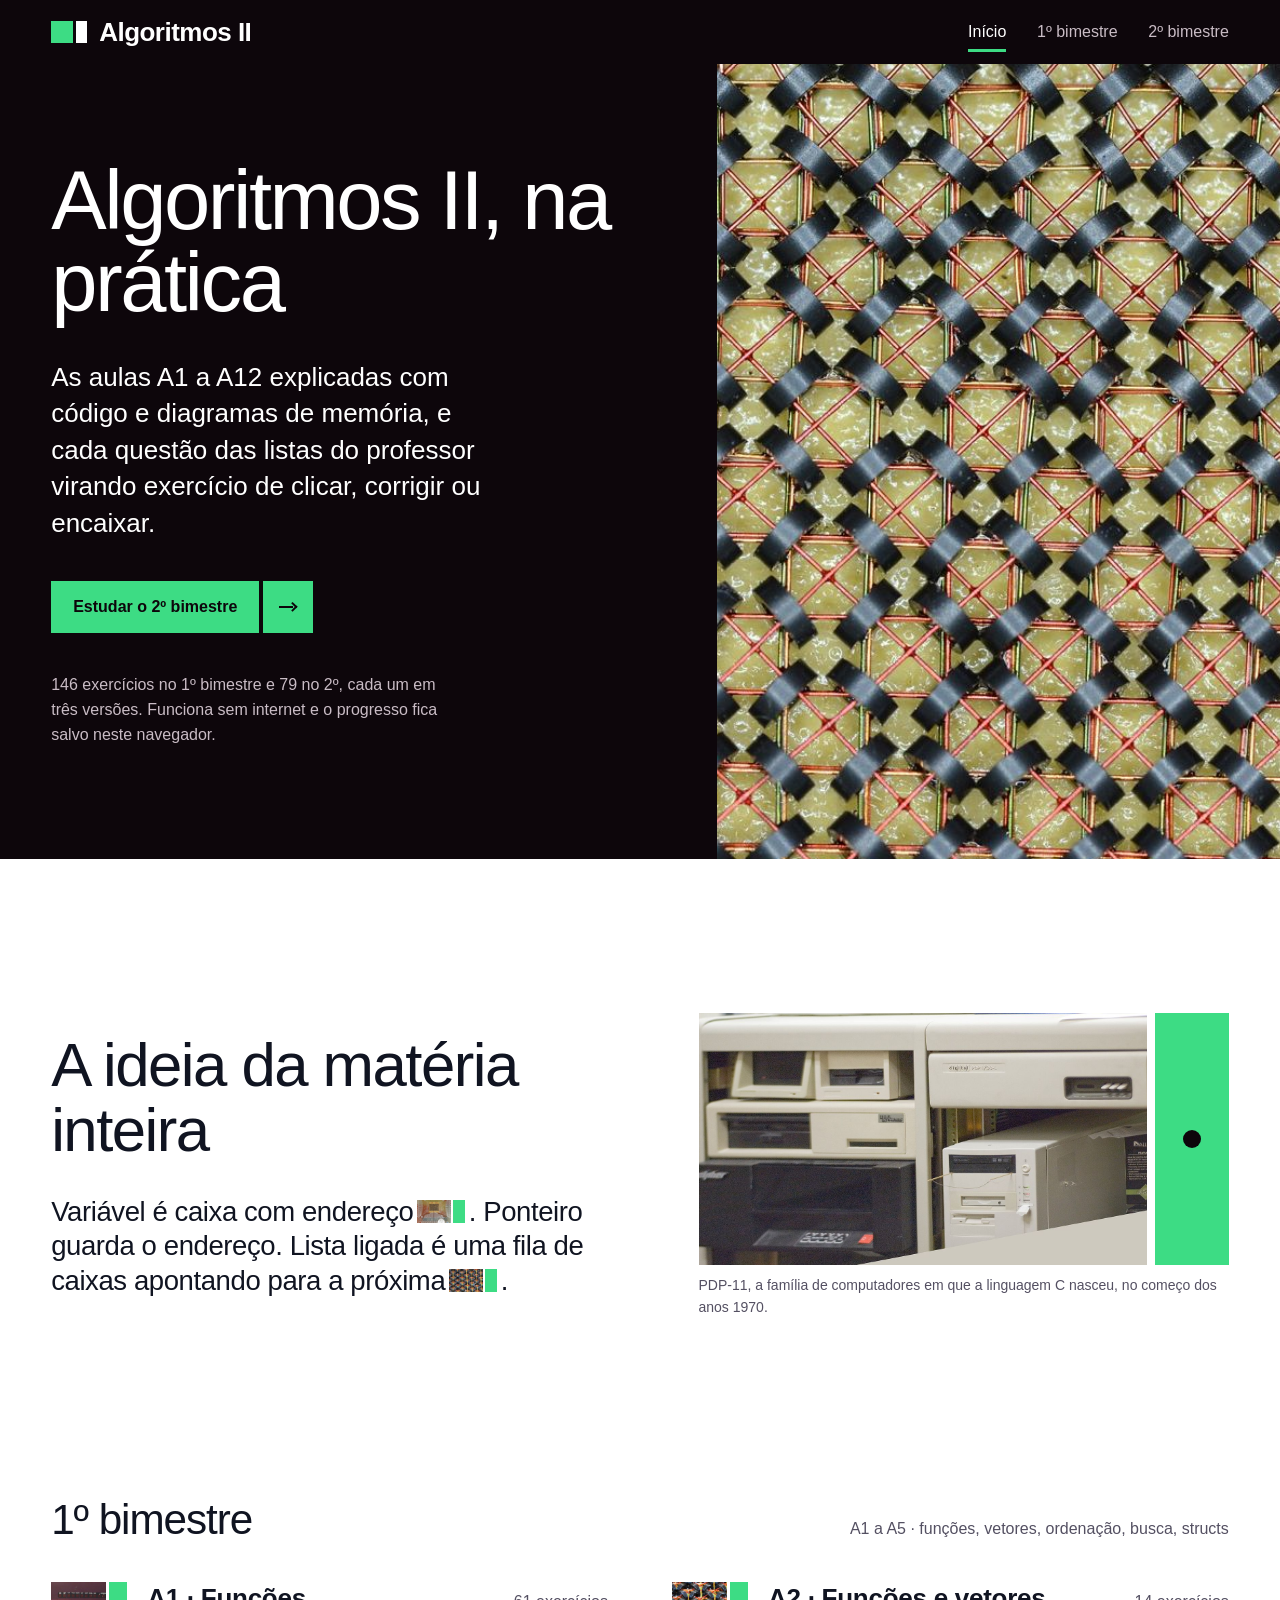
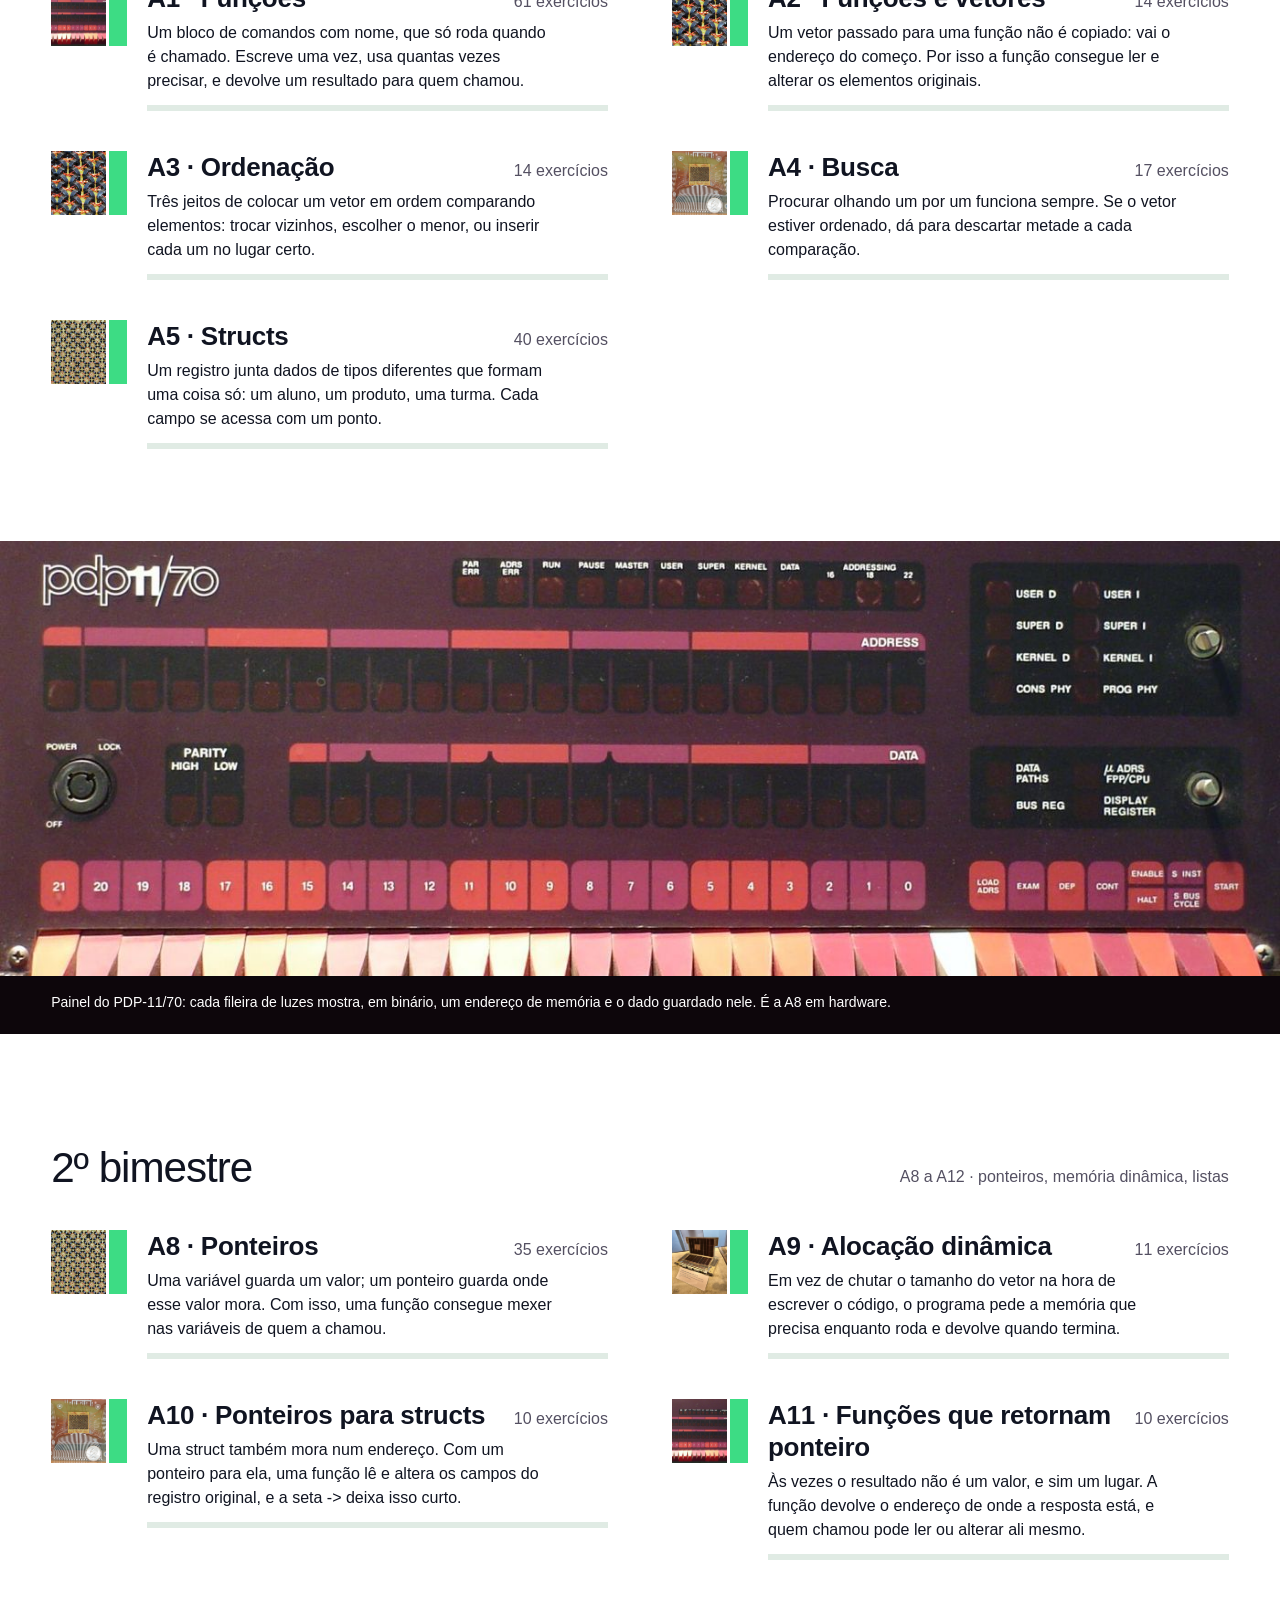
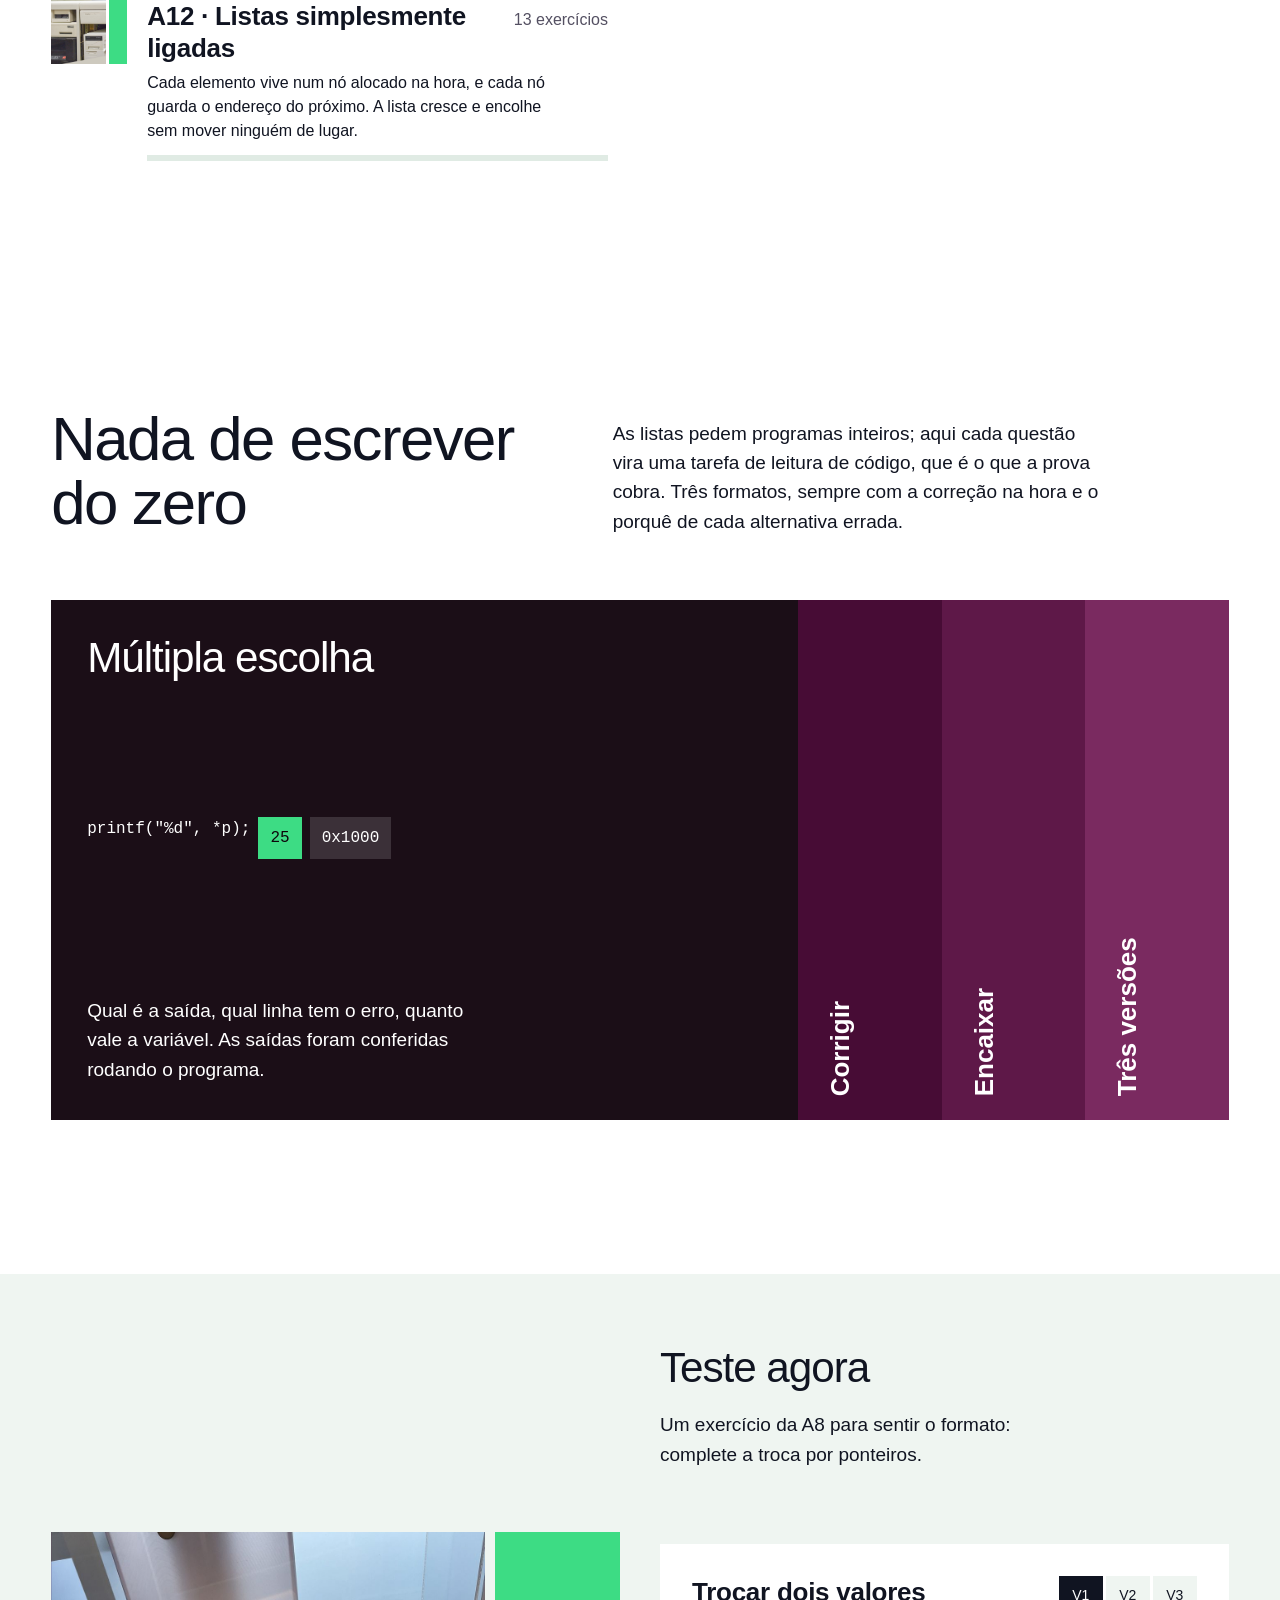
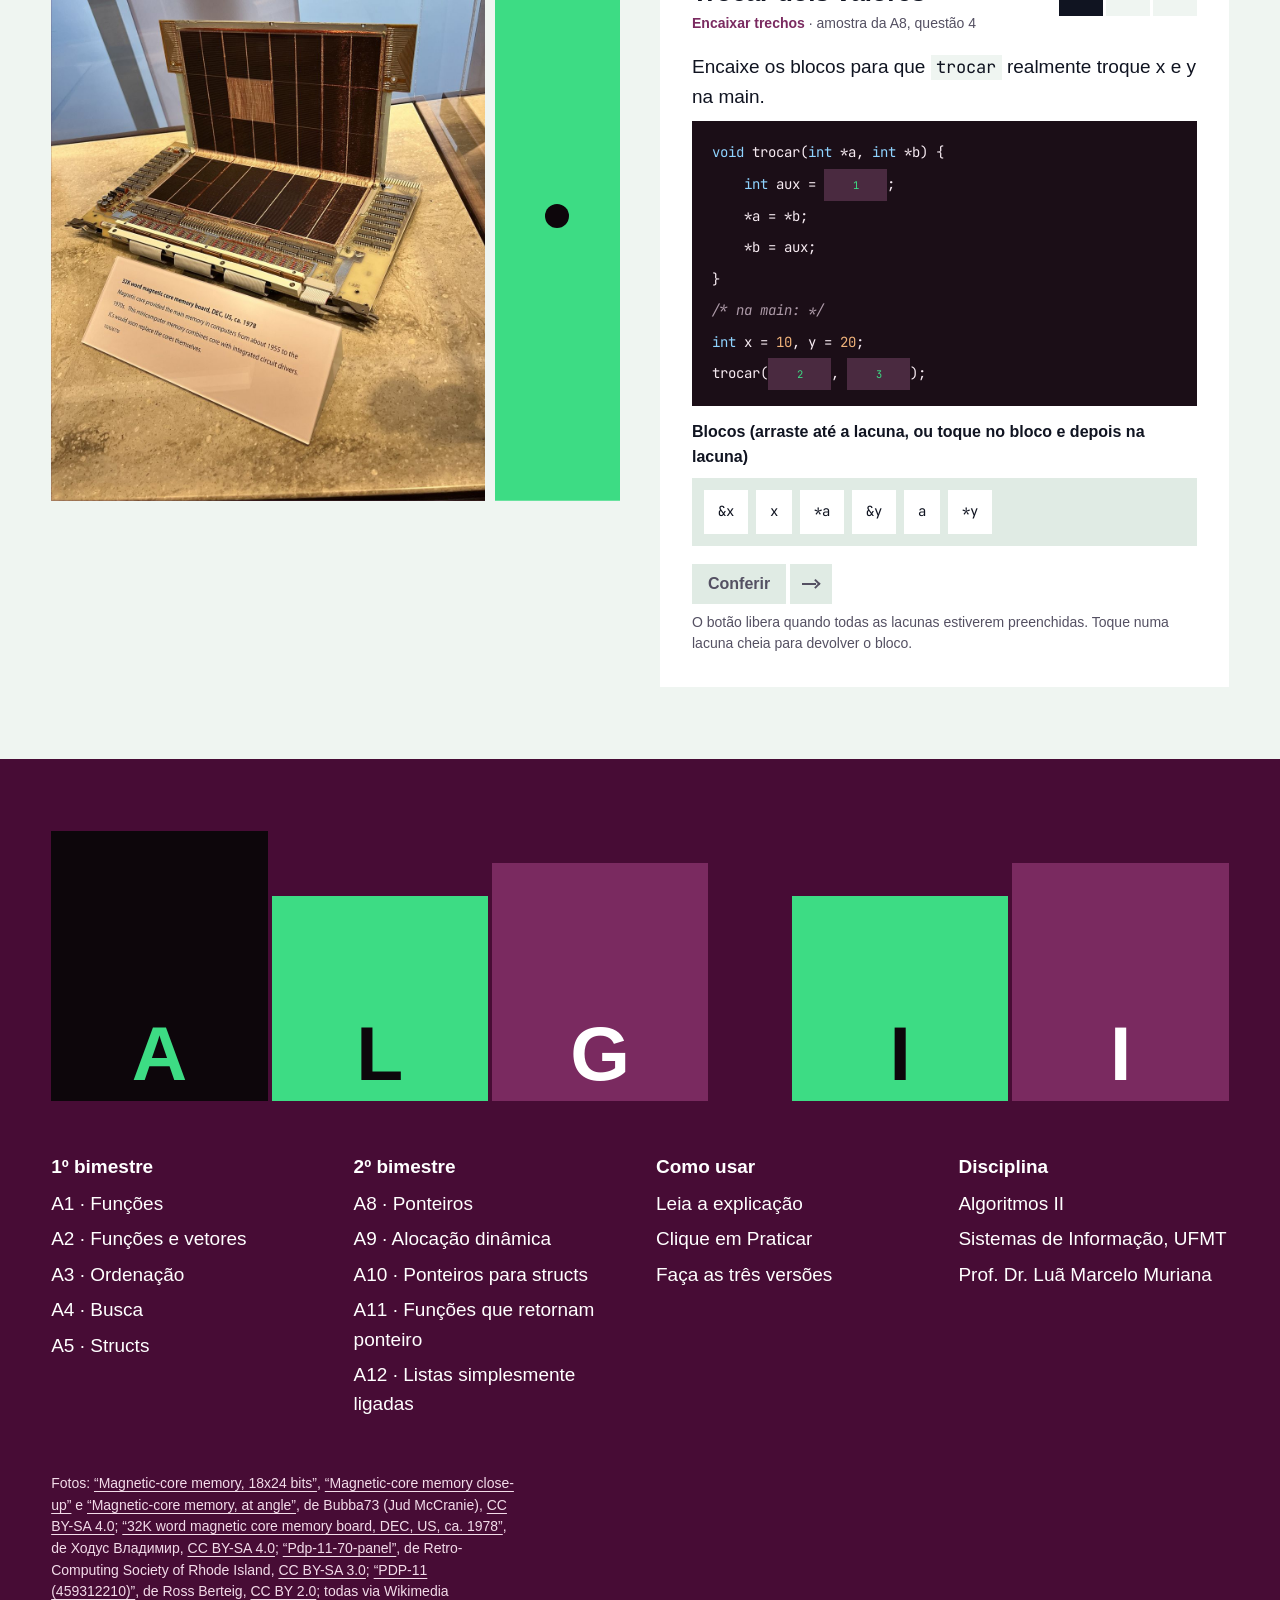
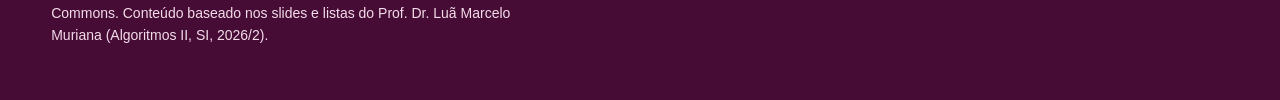
<file: index.html>
<!doctype html>
<html lang="pt-BR">
<head>
<meta charset="utf-8">
<meta name="viewport" content="width=device-width, initial-scale=1">
<title>Algoritmos II · caderno de estudo</title>
<meta name="description" content="Caderno de estudo de Algoritmos II (SI, UFMT): explicações das aulas A1 a A12 e todas as questões das listas em formato de marcar, corrigir e encaixar código.">
<link rel="preconnect" href="https://api.fontshare.com">
<link rel="preconnect" href="https://fonts.googleapis.com">
<link rel="preconnect" href="https://fonts.gstatic.com" crossorigin>
<link href="https://api.fontshare.com/v2/css?f[]=roundo@400,500,600&display=swap" rel="stylesheet">
<link href="https://fonts.googleapis.com/css2?family=JetBrains+Mono:wght@400;600&display=swap" rel="stylesheet">
<link rel="stylesheet" href="css/site.css">
<link rel="icon" href="data:image/svg+xml,%3Csvg xmlns=%22http://www.w3.org/2000/svg%22 viewBox=%220 0 32 32%22%3E%3Crect x=%222%22 y=%228%22 width=%2218%22 height=%2216%22 fill=%22%233ddc84%22/%3E%3Crect x=%2222%22 y=%228%22 width=%228%22 height=%2216%22 fill=%22%23470c35%22/%3E%3C/svg%3E">
</head>
<body data-aula="inicio">
<header class="bar"><div class="wrap"><a class="mark" href="index.html"><i aria-hidden="true"></i>Algoritmos II</a><nav aria-label="Principal"><a href="index.html" aria-current="page" class="hide-s">Início</a><a href="index.html#bim1">1º<span class="hide-s"> bimestre</span></a><a href="index.html#bim2">2º<span class="hide-s"> bimestre</span></a></nav></div></header>
<main>

<header class="hero"><div class="wrap">
<h1 class="rv">Algoritmos II, na prática</h1>
<p class="lede rv" style="--i:1">As aulas A1 a A12 explicadas com código e diagramas de memória, e cada questão das listas do professor virando exercício de clicar, corrigir ou encaixar.</p>
<a class="btn rv" style="--i:2" href="#bim2"><span>Estudar o 2º bimestre</span><span><i class="arrow"></i></span></a>
<p class="meta rv" style="--i:3">146 exercícios no 1º bimestre e 79 no 2º, cada um em três versões. Funciona sem internet e o progresso fica salvo neste navegador.</p>
</div>
<div class="giant" aria-hidden="true"><div class="val shutter"><img src="assets/magnetic-core-memory-close-up.jpg" alt="" width="1400" height="933"></div><div class="ptr"></div></div>
</header>

<section class="statement wrap" aria-labelledby="ideia">
<div class="st-txt"><h2 id="ideia" class="rv">A ideia da matéria inteira</h2>
<p class="rv" style="--i:1">Variável é caixa com endereço<span class="thumb"><img src="assets/magnetic-core-memory-18x24-bits.jpg" alt="" width="1400" height="1261"></span>. Ponteiro guarda o endereço. Lista ligada é uma fila de caixas apontando para a próxima<span class="thumb"><img src="assets/magnetic-core-memory-at-angle.jpg" alt="" width="1400" height="814"></span>.</p></div>
<figure class="figura st-fig rv" style="--i:2"><div class="moldura"><div class="val"><img src="assets/pdp-11-459312210.jpg" alt="Minicomputador PDP-11 exposto, com o painel de chaves frontal" width="1400" height="742" loading="lazy"></div><div class="ptr" aria-hidden="true"></div></div><figcaption>PDP-11, a família de computadores em que a linguagem C nasceu, no começo dos anos 1970.</figcaption></figure>
</section>

<section class="bimestre wrap" id="bim1" aria-labelledby="t-bim1">
<div class="bim-head"><h2 id="t-bim1">1º bimestre</h2><span>A1 a A5 · funções, vetores, ordenação, busca, structs</span></div>
<ul class="aulas"><li class="rv"><a href="a1.html"><span class="bullet" aria-hidden="true"><img src="assets/pdp-11-70-panel.jpg" alt="" width="128" height="128" loading="lazy"></span><span><span class="row"><h3>A1 · Funções</h3><span class="count">61 exercícios</span></span><p>Um bloco de comandos com nome, que só roda quando é chamado. Escreve uma vez, usa quantas vezes precisar, e devolve um resultado para quem chamou.</p><span class="prog" data-prog="a1" data-total="183"><i></i></span><span class="sr prog-lab"></span></span></a></li><li class="rv"><a href="a2.html"><span class="bullet" aria-hidden="true"><img src="assets/magnetic-core-memory-at-angle.jpg" alt="" width="128" height="128" loading="lazy"></span><span><span class="row"><h3>A2 · Funções e vetores</h3><span class="count">14 exercícios</span></span><p>Um vetor passado para uma função não é copiado: vai o endereço do começo. Por isso a função consegue ler e alterar os elementos originais.</p><span class="prog" data-prog="a2" data-total="42"><i></i></span><span class="sr prog-lab"></span></span></a></li><li class="rv"><a href="a3.html"><span class="bullet" aria-hidden="true"><img src="assets/magnetic-core-memory-at-angle.jpg" alt="" width="128" height="128" loading="lazy"></span><span><span class="row"><h3>A3 · Ordenação</h3><span class="count">14 exercícios</span></span><p>Três jeitos de colocar um vetor em ordem comparando elementos: trocar vizinhos, escolher o menor, ou inserir cada um no lugar certo.</p><span class="prog" data-prog="a3" data-total="42"><i></i></span><span class="sr prog-lab"></span></span></a></li><li class="rv"><a href="a4.html"><span class="bullet" aria-hidden="true"><img src="assets/magnetic-core-memory-18x24-bits.jpg" alt="" width="128" height="128" loading="lazy"></span><span><span class="row"><h3>A4 · Busca</h3><span class="count">17 exercícios</span></span><p>Procurar olhando um por um funciona sempre. Se o vetor estiver ordenado, dá para descartar metade a cada comparação.</p><span class="prog" data-prog="a4" data-total="51"><i></i></span><span class="sr prog-lab"></span></span></a></li><li class="rv"><a href="a5.html"><span class="bullet" aria-hidden="true"><img src="assets/magnetic-core-memory-close-up.jpg" alt="" width="128" height="128" loading="lazy"></span><span><span class="row"><h3>A5 · Structs</h3><span class="count">40 exercícios</span></span><p>Um registro junta dados de tipos diferentes que formam uma coisa só: um aluno, um produto, uma turma. Cada campo se acessa com um ponto.</p><span class="prog" data-prog="a5" data-total="120"><i></i></span><span class="sr prog-lab"></span></span></a></li></ul>
</section>

<figure class="banda"><img src="assets/pdp-11-70-panel.jpg" alt="Painel frontal de um PDP-11/70, com fileiras de chaves e luzes de endereço e dados" width="1400" height="645" loading="lazy"><figcaption class="wrap">Painel do PDP-11/70: cada fileira de luzes mostra, em binário, um endereço de memória e o dado guardado nele. É a A8 em hardware.</figcaption></figure>

<section class="bimestre wrap" id="bim2" aria-labelledby="t-bim2">
<div class="bim-head"><h2 id="t-bim2">2º bimestre</h2><span>A8 a A12 · ponteiros, memória dinâmica, listas</span></div>
<ul class="aulas"><li class="rv"><a href="a8.html"><span class="bullet" aria-hidden="true"><img src="assets/magnetic-core-memory-close-up.jpg" alt="" width="128" height="128" loading="lazy"></span><span><span class="row"><h3>A8 · Ponteiros</h3><span class="count">35 exercícios</span></span><p>Uma variável guarda um valor; um ponteiro guarda onde esse valor mora. Com isso, uma função consegue mexer nas variáveis de quem a chamou.</p><span class="prog" data-prog="a8" data-total="105"><i></i></span><span class="sr prog-lab"></span></span></a></li><li class="rv"><a href="a9.html"><span class="bullet" aria-hidden="true"><img src="assets/32k-word-magnetic-core-memory-board-dec.jpg" alt="" width="128" height="128" loading="lazy"></span><span><span class="row"><h3>A9 · Alocação dinâmica</h3><span class="count">11 exercícios</span></span><p>Em vez de chutar o tamanho do vetor na hora de escrever o código, o programa pede a memória que precisa enquanto roda e devolve quando termina.</p><span class="prog" data-prog="a9" data-total="33"><i></i></span><span class="sr prog-lab"></span></span></a></li><li class="rv"><a href="a10.html"><span class="bullet" aria-hidden="true"><img src="assets/magnetic-core-memory-18x24-bits.jpg" alt="" width="128" height="128" loading="lazy"></span><span><span class="row"><h3>A10 · Ponteiros para structs</h3><span class="count">10 exercícios</span></span><p>Uma struct também mora num endereço. Com um ponteiro para ela, uma função lê e altera os campos do registro original, e a seta -> deixa isso curto.</p><span class="prog" data-prog="a10" data-total="30"><i></i></span><span class="sr prog-lab"></span></span></a></li><li class="rv"><a href="a11.html"><span class="bullet" aria-hidden="true"><img src="assets/pdp-11-70-panel.jpg" alt="" width="128" height="128" loading="lazy"></span><span><span class="row"><h3>A11 · Funções que retornam ponteiro</h3><span class="count">10 exercícios</span></span><p>Às vezes o resultado não é um valor, e sim um lugar. A função devolve o endereço de onde a resposta está, e quem chamou pode ler ou alterar ali mesmo.</p><span class="prog" data-prog="a11" data-total="30"><i></i></span><span class="sr prog-lab"></span></span></a></li><li class="rv"><a href="a12.html"><span class="bullet" aria-hidden="true"><img src="assets/pdp-11-459312210.jpg" alt="" width="128" height="128" loading="lazy"></span><span><span class="row"><h3>A12 · Listas simplesmente ligadas</h3><span class="count">13 exercícios</span></span><p>Cada elemento vive num nó alocado na hora, e cada nó guarda o endereço do próximo. A lista cresce e encolhe sem mover ninguém de lugar.</p><span class="prog" data-prog="a12" data-total="39"><i></i></span><span class="sr prog-lab"></span></span></a></li></ul>
</section>

<section class="formatos wrap" aria-labelledby="t-formatos">
<div class="intro"><h2 id="t-formatos">Nada de escrever do zero</h2><p>As listas pedem programas inteiros; aqui cada questão vira uma tarefa de leitura de código, que é o que a prova cobra. Três formatos, sempre com a correção na hora e o porquê de cada alternativa errada.</p></div>
<div class="acc">
<div class="panel" role="button" tabindex="0" aria-expanded="true"><span class="sliver">Marcar</span><div class="open"><h3>Múltipla escolha</h3><span class="demo"><code>printf("%d", *p);</code><span class="hit"><code>25</code></span><span><code>0x1000</code></span></span><p>Qual é a saída, qual linha tem o erro, quanto vale a variável. As saídas foram conferidas rodando o programa.</p></div></div>
<div class="panel" role="button" tabindex="0" aria-expanded="false"><span class="sliver">Corrigir</span><div class="open"><h3>Corrigir código</h3><span class="demo"><span><code>*pares++;</code></span><span class="hit"><code>(*pares)++;</code></span></span><p>Um trecho com um erro. Primeiro você aponta a linha, depois escolhe como ela deve ficar.</p></div></div>
<div class="panel" role="button" tabindex="0" aria-expanded="false"><span class="sliver">Encaixar</span><div class="open"><h3>Encaixar trechos</h3><span class="demo"><span class="hit"><code>&amp;x</code></span><span><code>*x</code></span><span><code>p-&gt;prox</code></span><span><code>p.prox</code></span></span><p>Código com lacunas e um banco de blocos, alguns quase certos. Arraste com o mouse ou o dedo, ou toque no bloco e depois na lacuna.</p></div></div>
<div class="panel" role="button" tabindex="0" aria-expanded="false"><span class="sliver">Três versões</span><div class="open"><h3>V1, V2, V3</h3><span class="demo"><span class="hit"><code>V1</code></span><span><code>V2</code></span><span><code>V3</code></span></span><p>Cada exercício existe em três versões com nomes, valores e tipos diferentes. Acertar as três é sinal de que o raciocínio ficou, não a resposta.</p></div></div>
</div>
</section>

<section class="vitrine" aria-labelledby="t-teste">
<div class="wrap">
<div class="plate shutter"><div class="val"><img src="assets/32k-word-magnetic-core-memory-board-dec.jpg" alt="Placa de memória de núcleo magnético da DEC, por volta de 1978" width="1050" height="1400" loading="lazy"></div><div class="ptr" aria-hidden="true"></div></div>
<div class="col">
<h2 id="t-teste">Teste agora</h2>
<p>Um exercício da A8 para sentir o formato: complete a troca por ponteiros.</p>
<div class="ex-group" data-topic="t-demo"><div class="ex-list"></div></div>
</div>
</div>
</section>

</main>
<footer class="foot"><div class="wrap"><div class="blocks" aria-hidden="true"><span>A</span><span>L</span><span>G</span><span class="sp"></span><span>I</span><span>I</span></div><div class="cols"><div><h2>1º bimestre</h2><ul><li><a href="a1.html">A1 · Funções</a></li><li><a href="a2.html">A2 · Funções e vetores</a></li><li><a href="a3.html">A3 · Ordenação</a></li><li><a href="a4.html">A4 · Busca</a></li><li><a href="a5.html">A5 · Structs</a></li></ul></div><div><h2>2º bimestre</h2><ul><li><a href="a8.html">A8 · Ponteiros</a></li><li><a href="a9.html">A9 · Alocação dinâmica</a></li><li><a href="a10.html">A10 · Ponteiros para structs</a></li><li><a href="a11.html">A11 · Funções que retornam ponteiro</a></li><li><a href="a12.html">A12 · Listas simplesmente ligadas</a></li></ul></div><div><h2>Como usar</h2><ul><li>Leia a explicação</li><li>Clique em Praticar</li><li>Faça as três versões</li></ul></div><div><h2>Disciplina</h2><ul><li>Algoritmos II</li><li>Sistemas de Informação, UFMT</li><li>Prof. Dr. Luã Marcelo Muriana</li></ul></div></div><p class="credits">Fotos: <a href="https://commons.wikimedia.org/w/index.php?curid=39746473">“Magnetic-core memory, 18x24 bits”</a>, <a href="https://commons.wikimedia.org/w/index.php?curid=39746489">“Magnetic-core memory close-up”</a> e <a href="https://commons.wikimedia.org/w/index.php?curid=39772980">“Magnetic-core memory, at angle”</a>, de Bubba73 (Jud McCranie), <a href="https://creativecommons.org/licenses/by-sa/4.0/">CC BY-SA 4.0</a>; <a href="https://commons.wikimedia.org/w/index.php?curid=142438693">“32K word magnetic core memory board, DEC, US, ca. 1978”</a>, de Ходус Владимир, <a href="https://creativecommons.org/licenses/by-sa/4.0/">CC BY-SA 4.0</a>; <a href="https://commons.wikimedia.org/w/index.php?curid=4656367">“Pdp-11-70-panel”</a>, de Retro-Computing Society of Rhode Island, <a href="https://creativecommons.org/licenses/by-sa/3.0/">CC BY-SA 3.0</a>; <a href="https://commons.wikimedia.org/w/index.php?curid=3299932">“PDP-11 (459312210)”</a>, de Ross Berteig, <a href="https://creativecommons.org/licenses/by/2.0/">CC BY 2.0</a>; todas via Wikimedia Commons. Conteúdo baseado nos slides e listas do Prof. Dr. Luã Marcelo Muriana (Algoritmos II, SI, 2026/2).</p></div></footer>
<script src="js/site.js"></script>
<script src="data/inicio.js"></script>
<script src="js/quiz.js"></script>
</body>
</html>
</file>
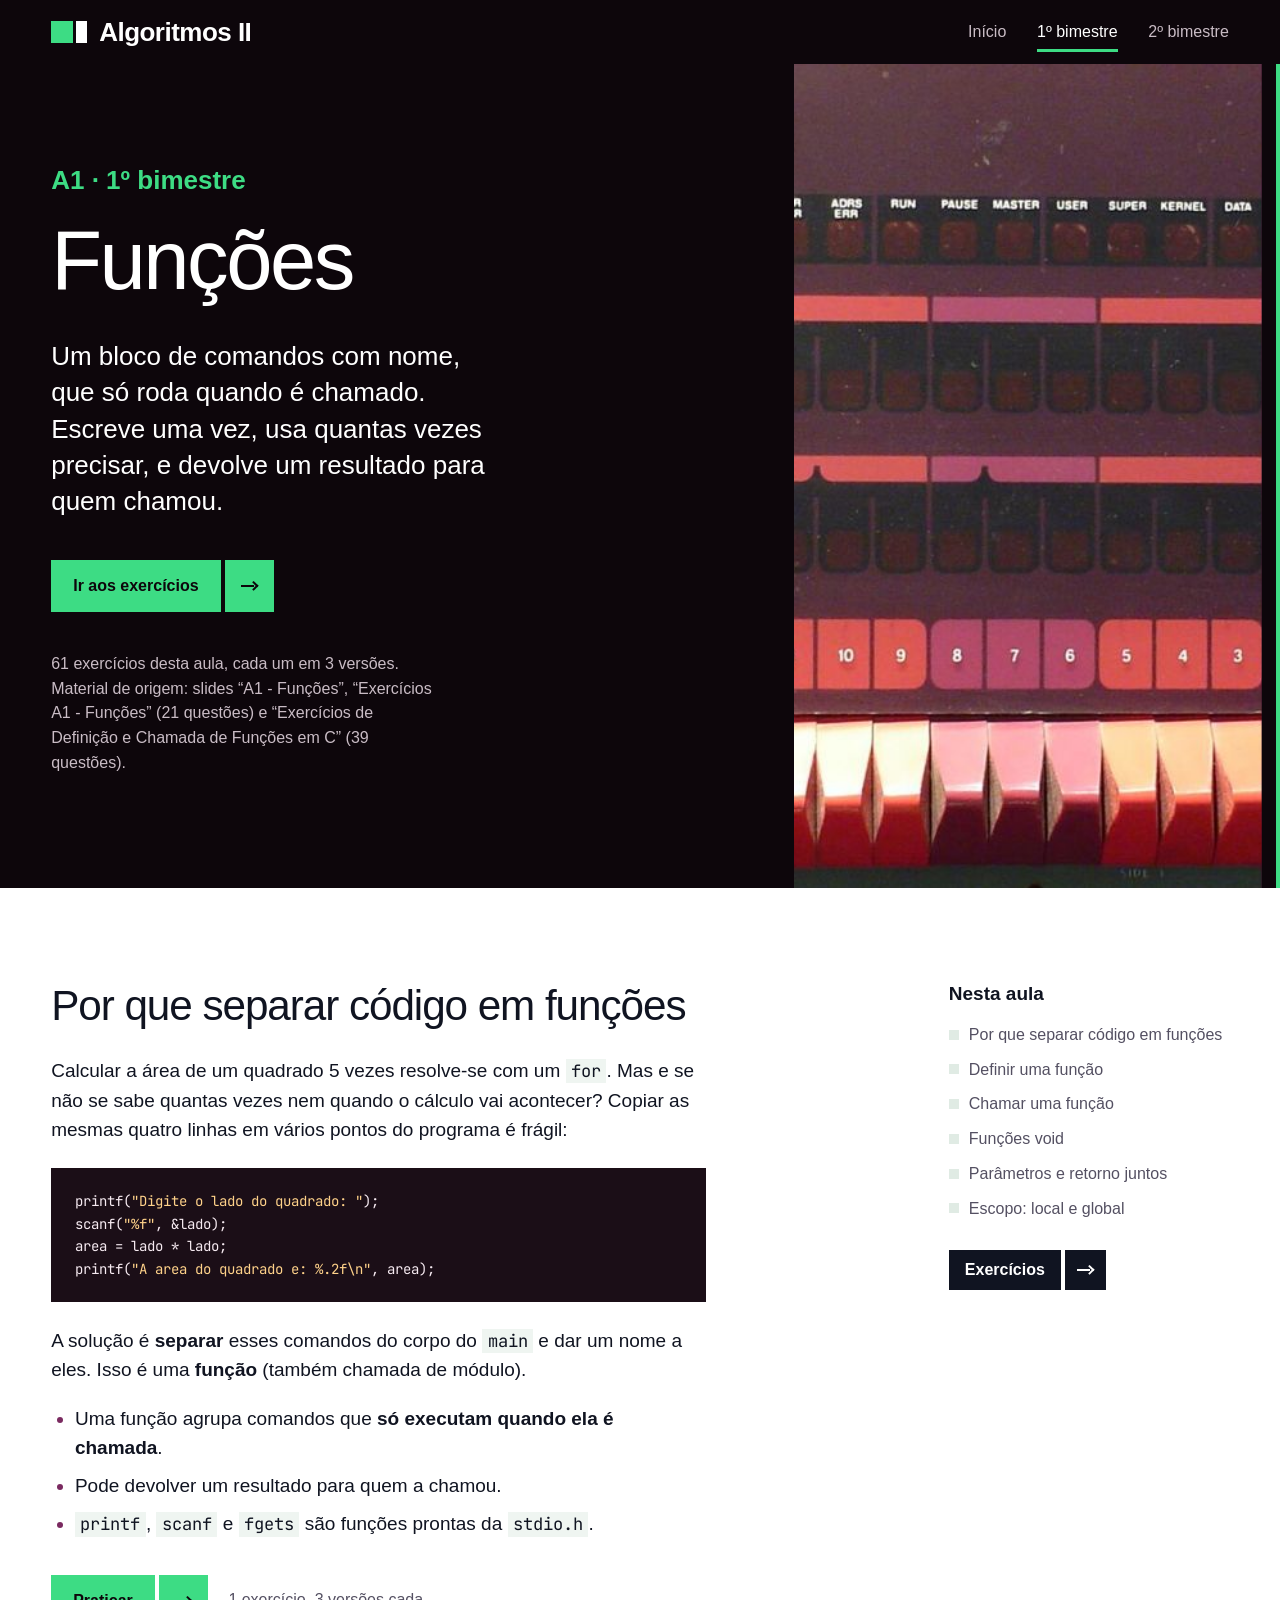
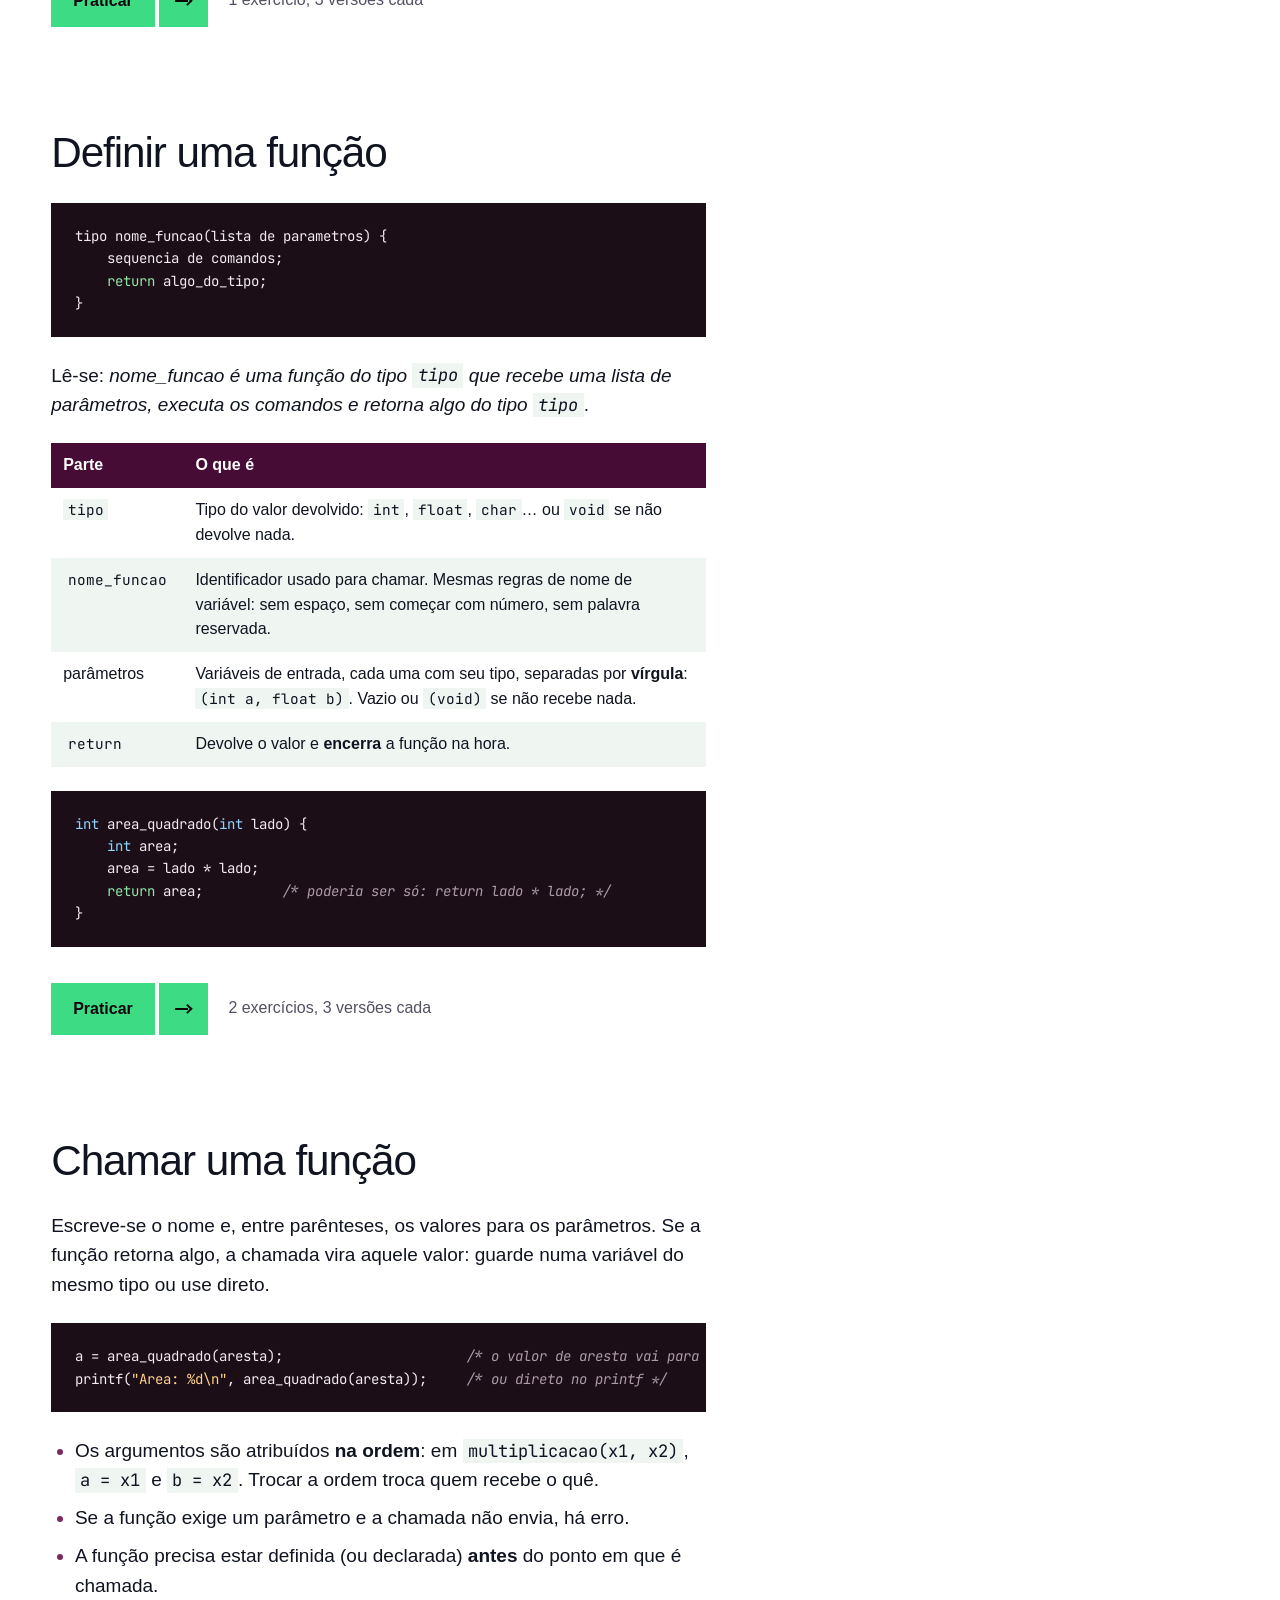
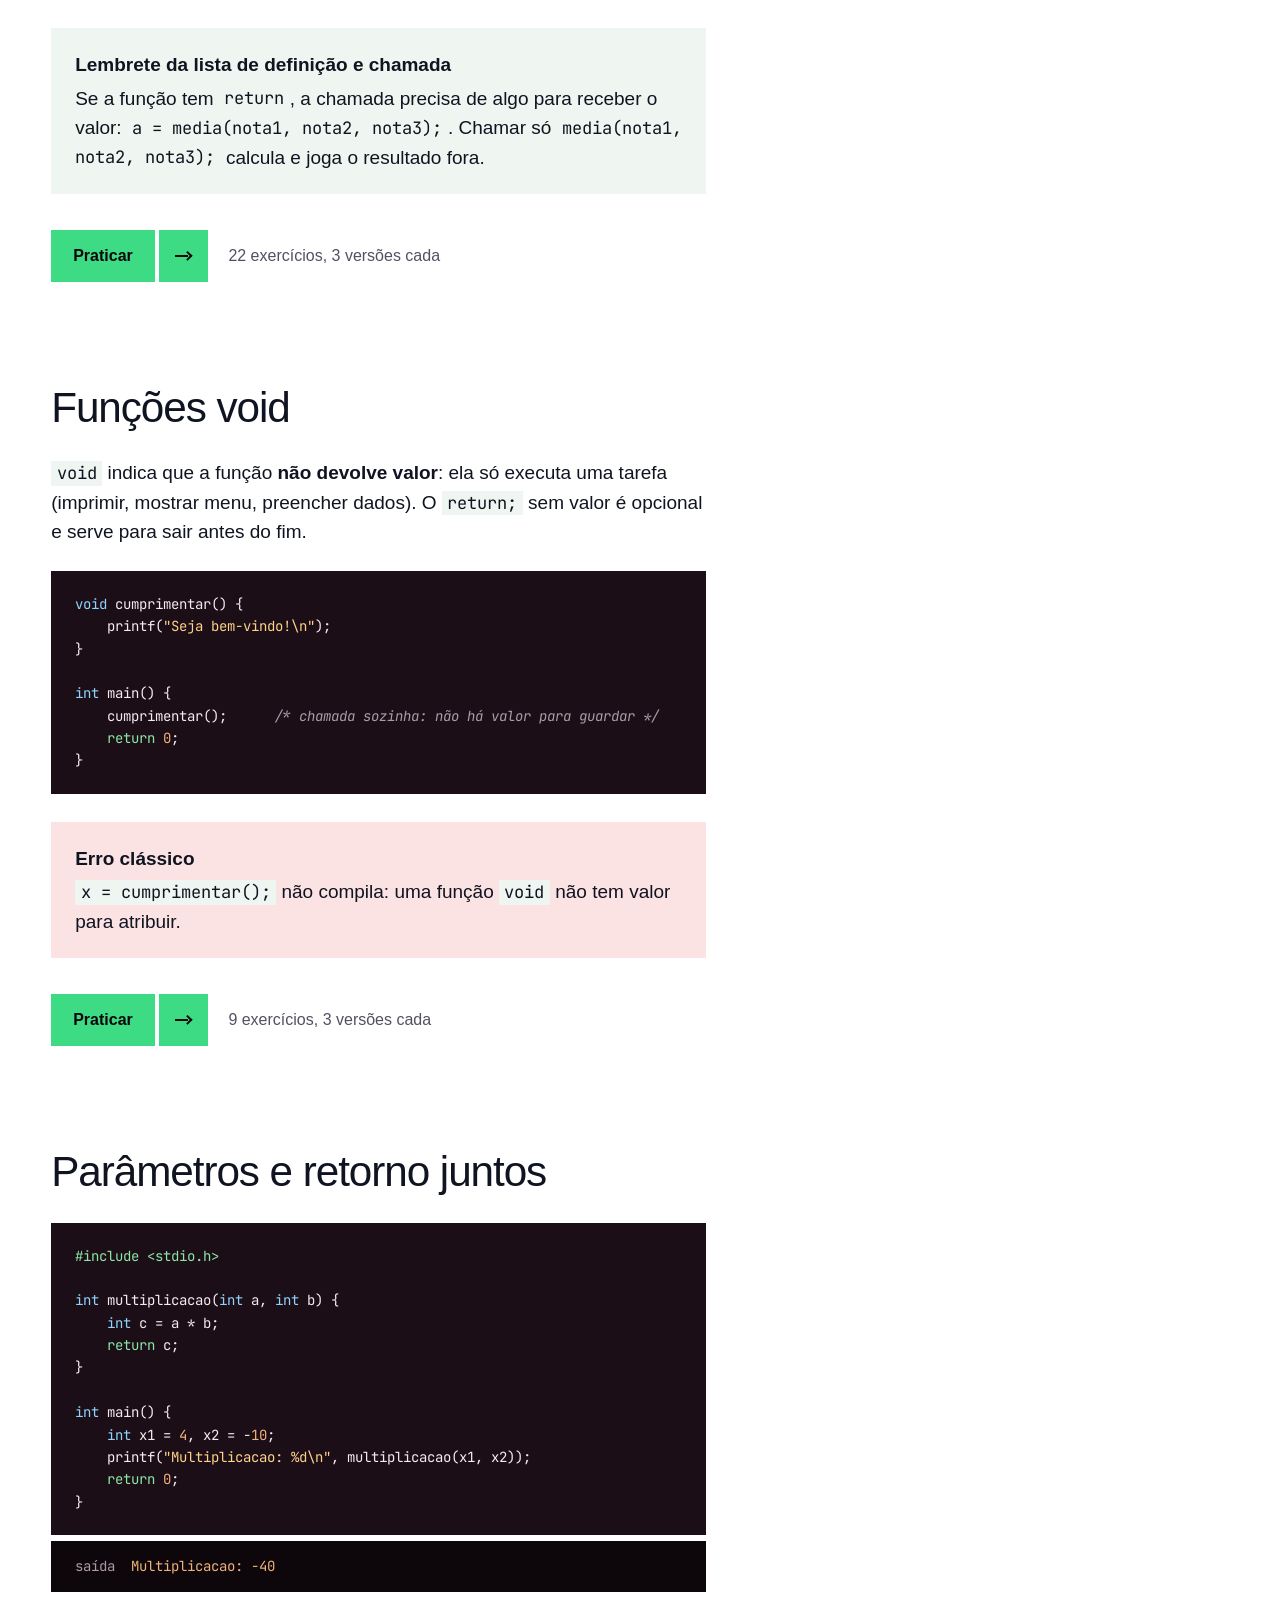
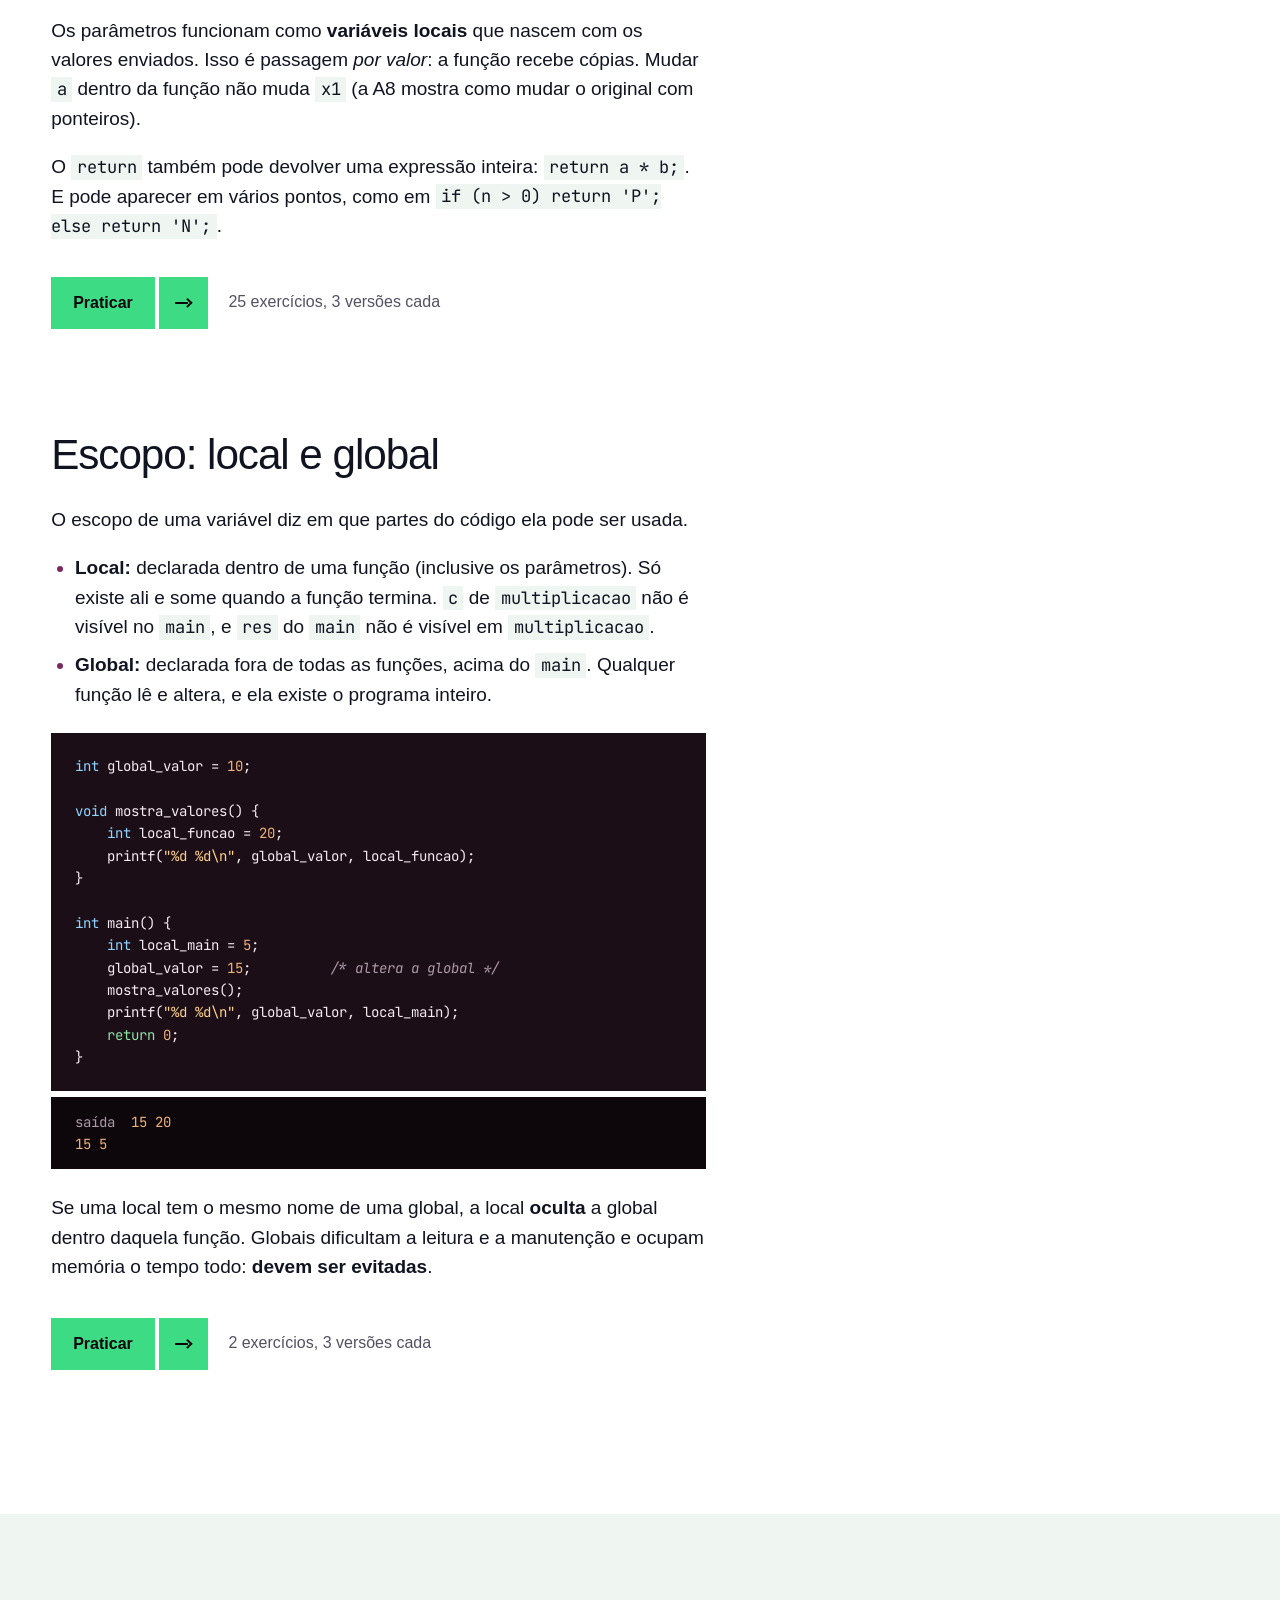
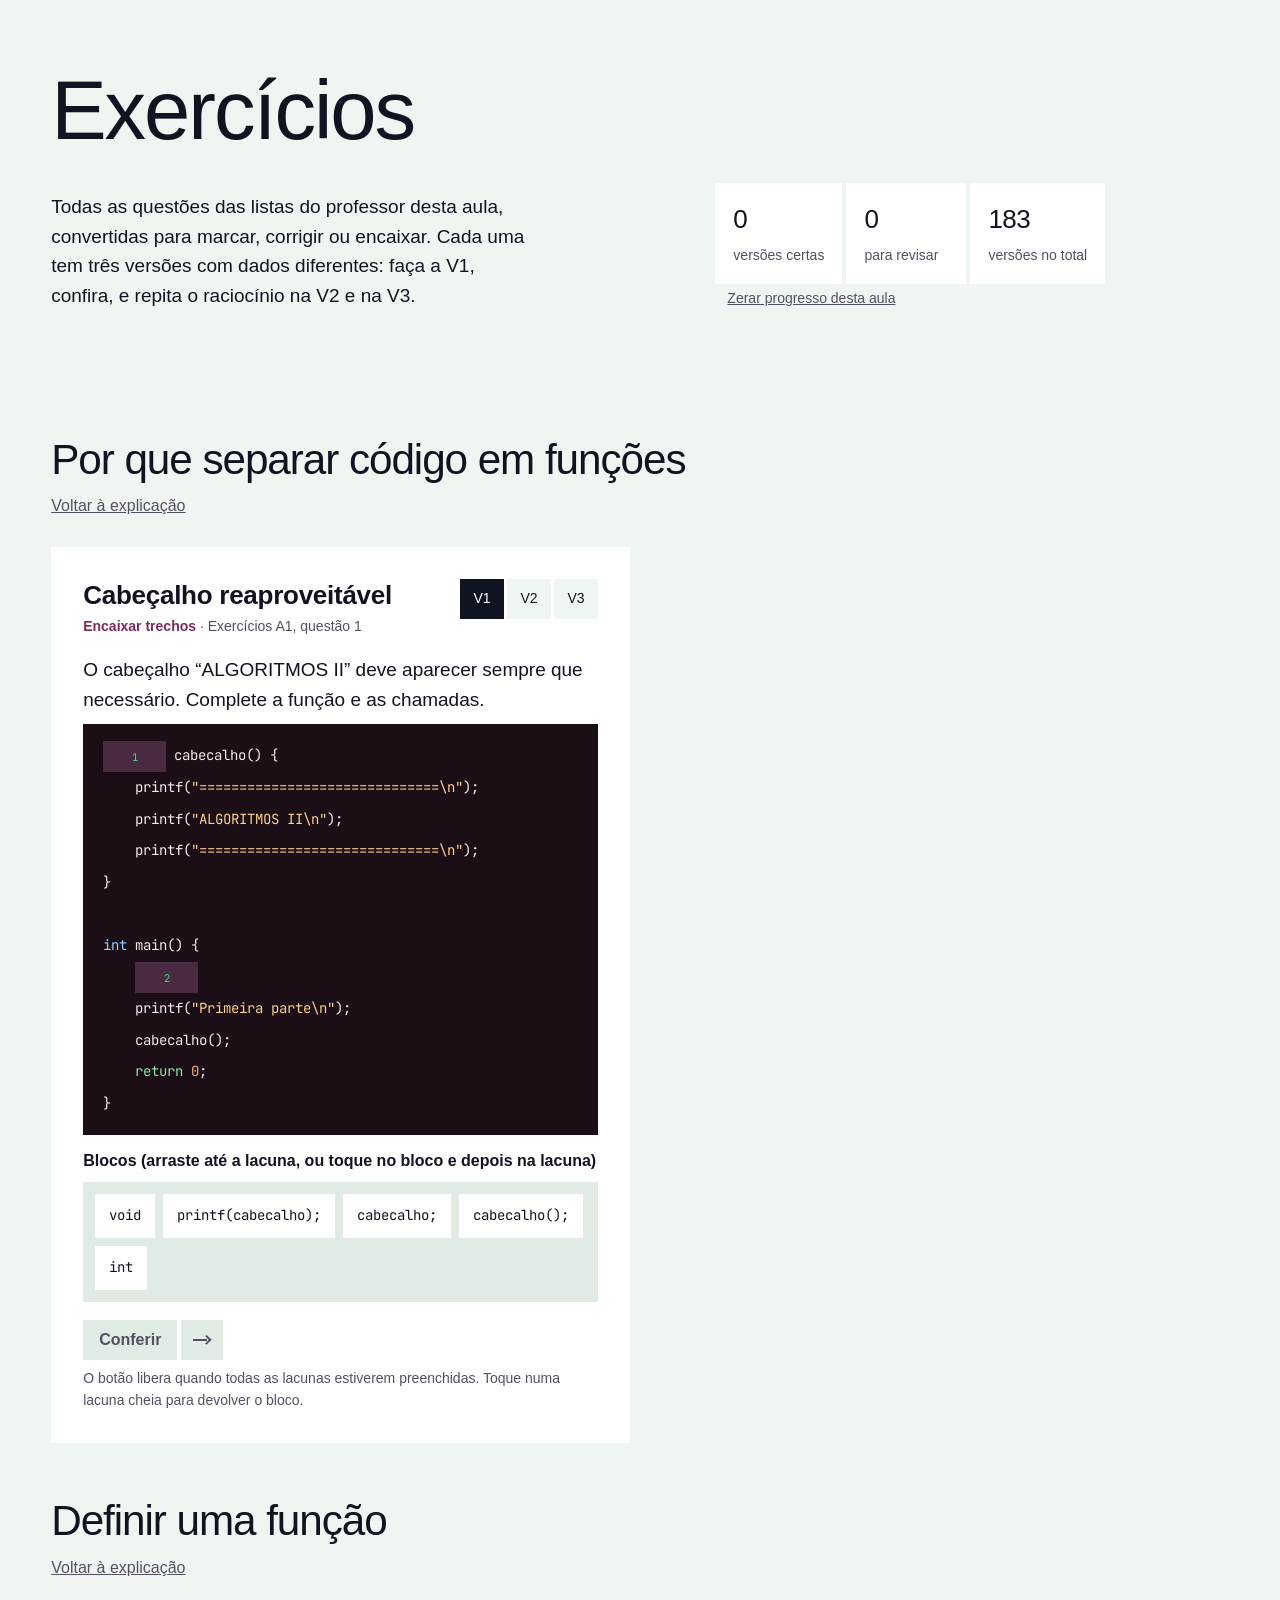
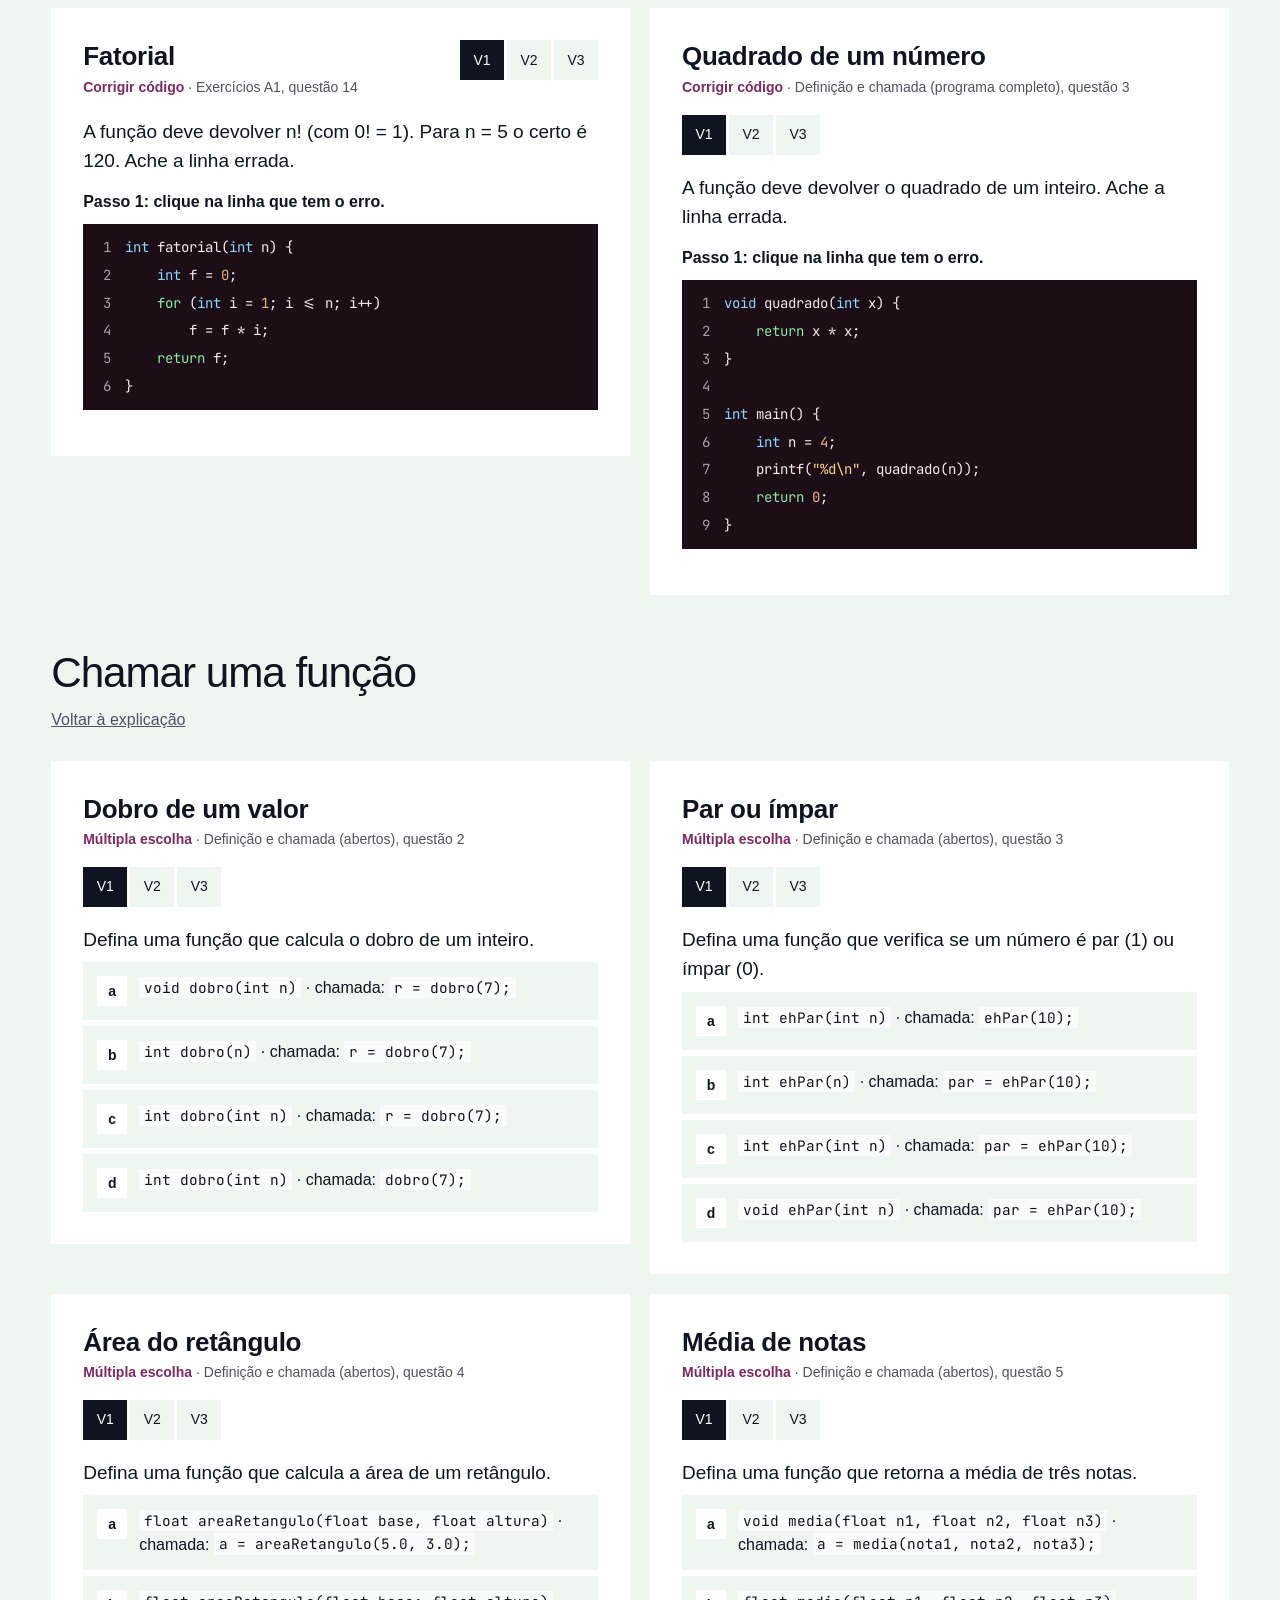
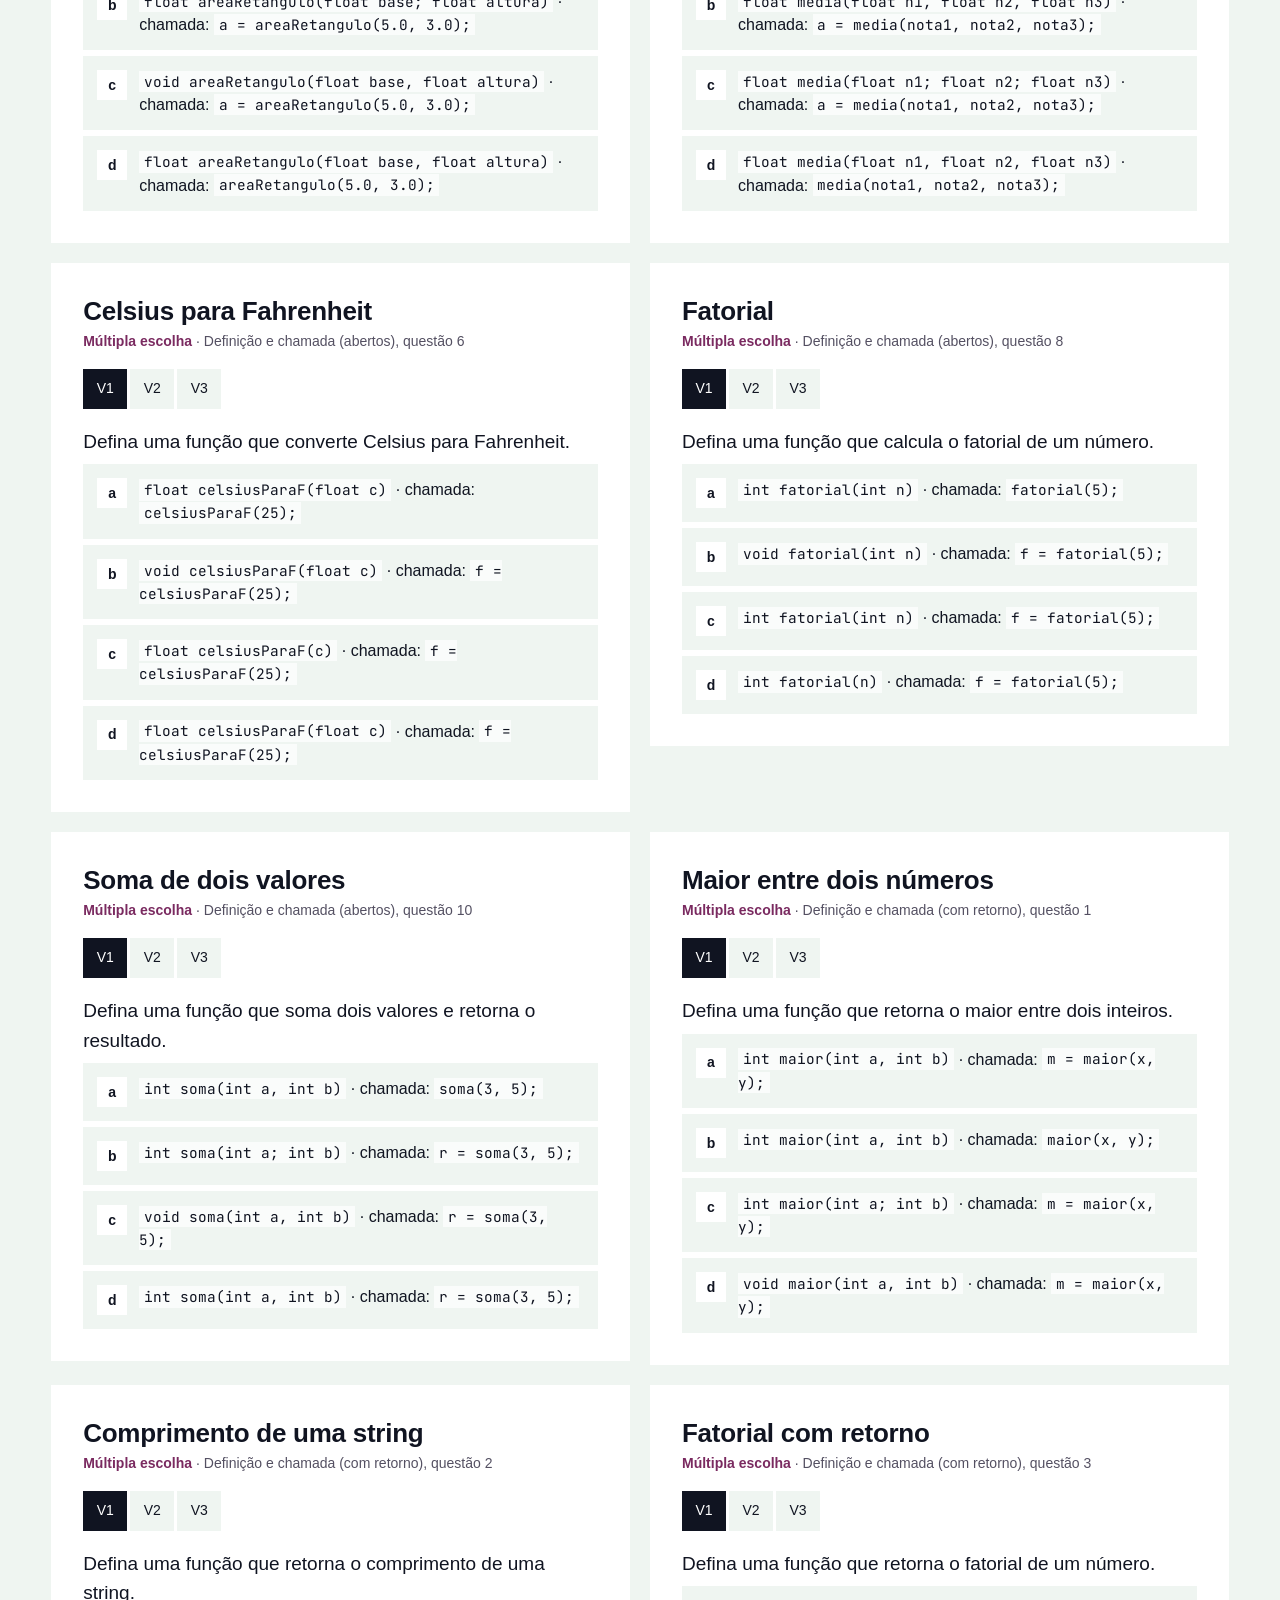
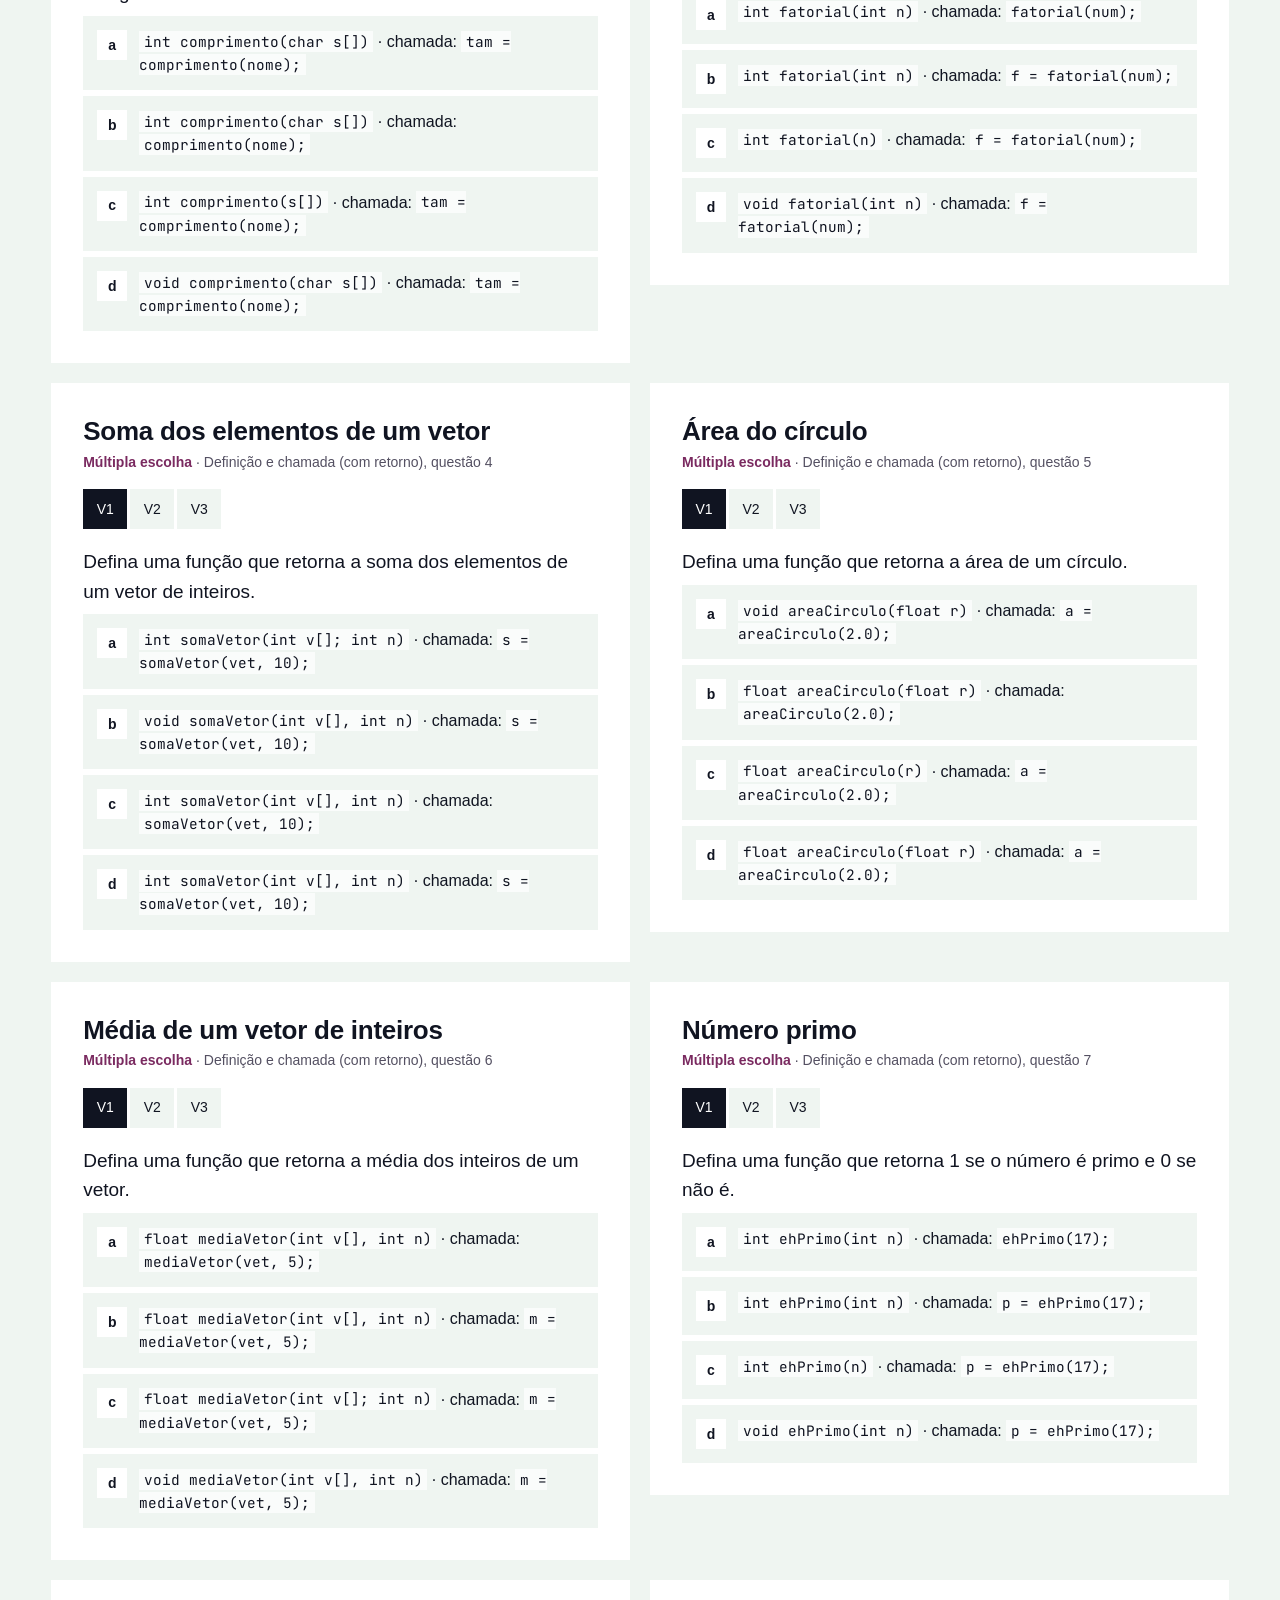
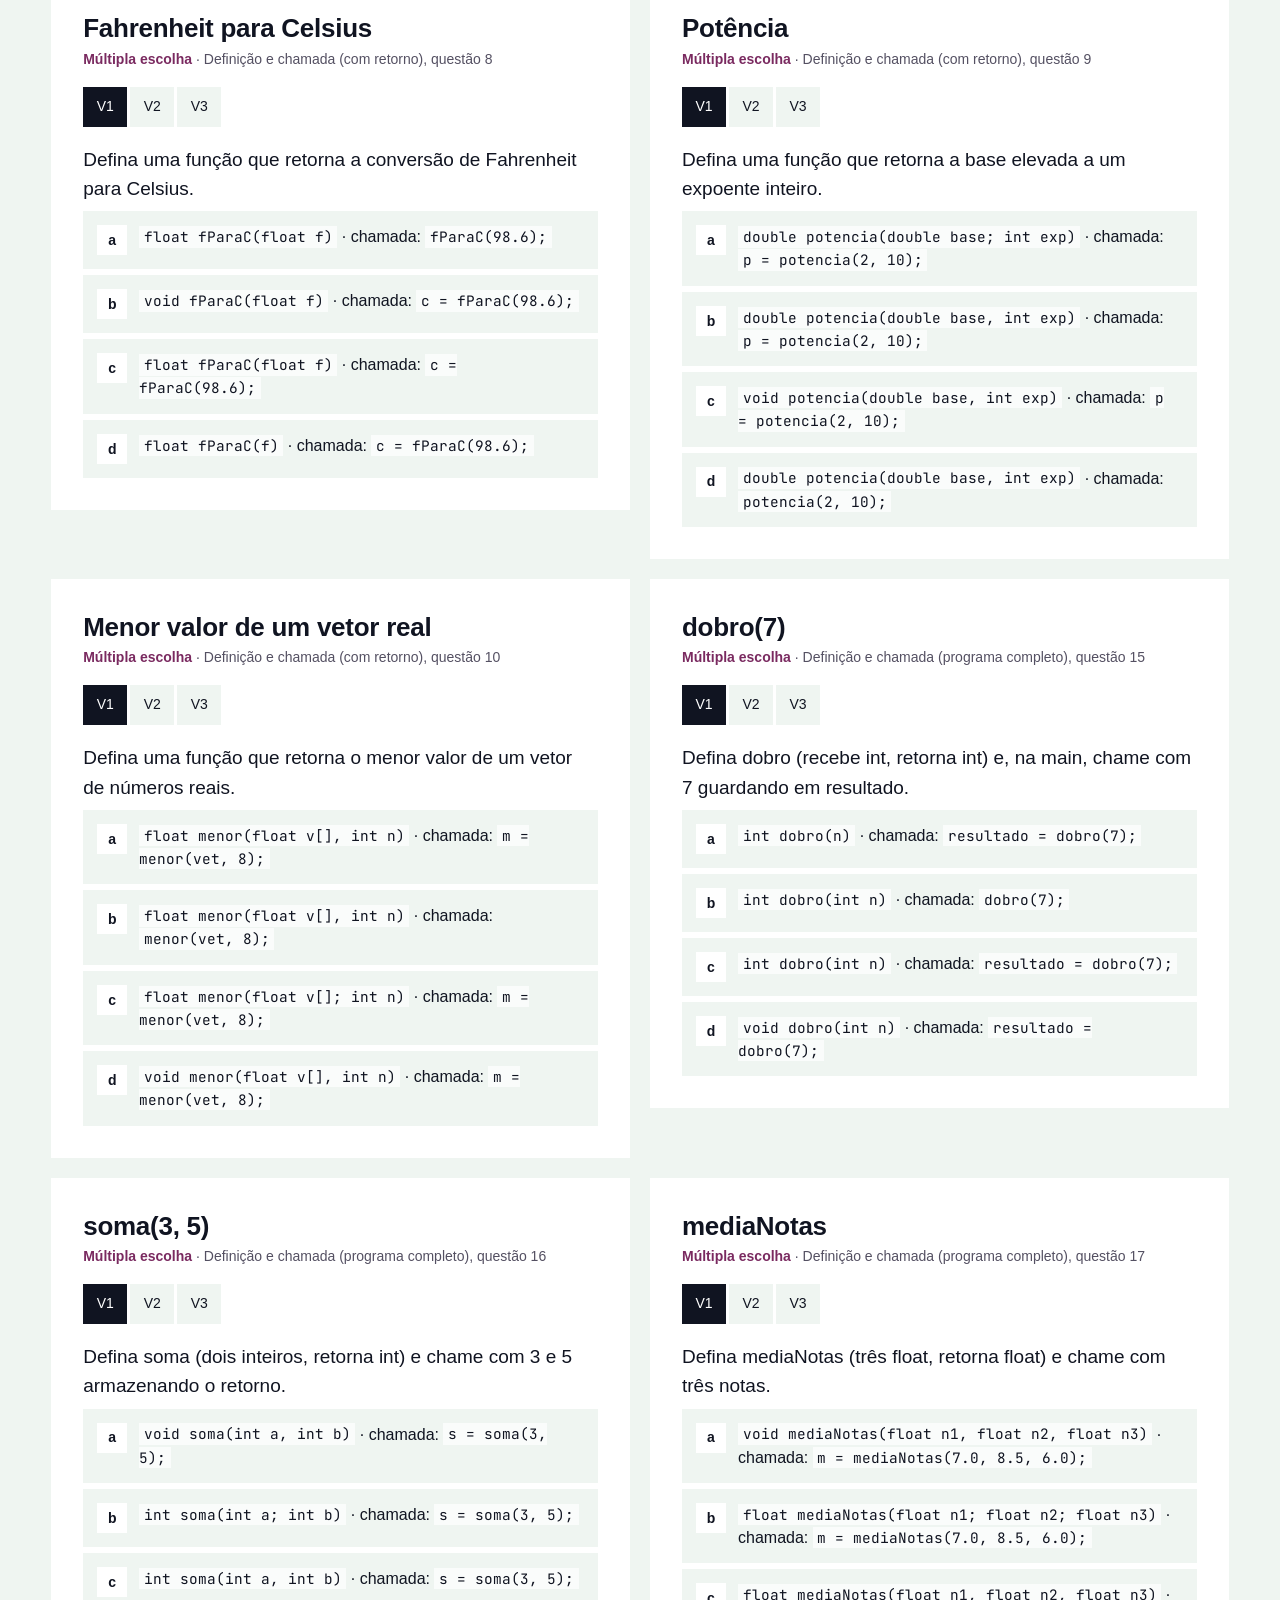
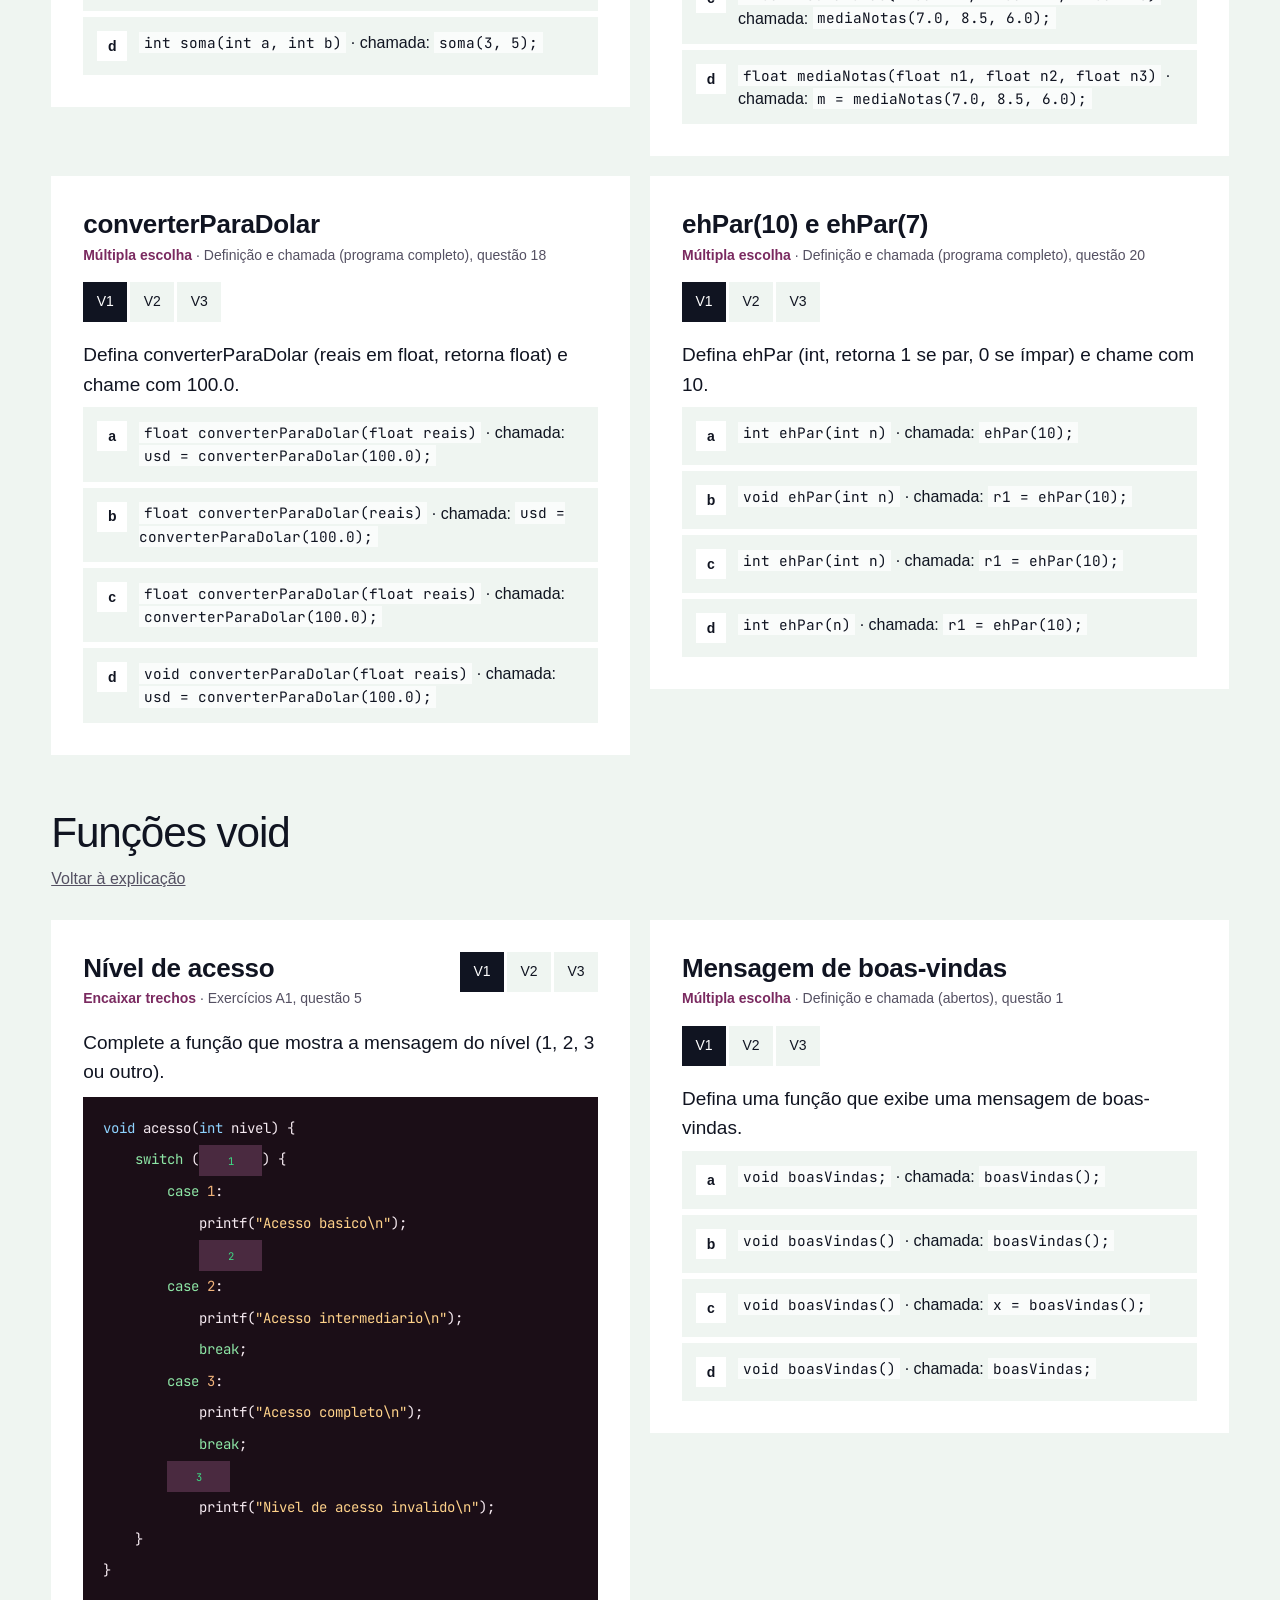
<file: a1.html>
<!doctype html>
<html lang="pt-BR">
<head>
<meta charset="utf-8">
<meta name="viewport" content="width=device-width, initial-scale=1">
<title>A1 · Funções | Algoritmos II</title>
<meta name="description" content="Um bloco de comandos com nome, que só roda quando é chamado. Escreve uma vez, usa quantas vezes precisar, e devolve um resultado para quem chamou.">
<link rel="preconnect" href="https://api.fontshare.com">
<link rel="preconnect" href="https://fonts.googleapis.com">
<link rel="preconnect" href="https://fonts.gstatic.com" crossorigin>
<link href="https://api.fontshare.com/v2/css?f[]=roundo@400,500,600&display=swap" rel="stylesheet">
<link href="https://fonts.googleapis.com/css2?family=JetBrains+Mono:wght@400;600&display=swap" rel="stylesheet">
<link rel="stylesheet" href="css/site.css">
<link rel="icon" href="data:image/svg+xml,%3Csvg xmlns=%22http://www.w3.org/2000/svg%22 viewBox=%220 0 32 32%22%3E%3Crect x=%222%22 y=%228%22 width=%2218%22 height=%2216%22 fill=%22%233ddc84%22/%3E%3Crect x=%2222%22 y=%228%22 width=%228%22 height=%2216%22 fill=%22%23470c35%22/%3E%3C/svg%3E">
</head>
<body data-aula="a1">
<header class="bar"><div class="wrap"><a class="mark" href="index.html"><i aria-hidden="true"></i>Algoritmos II</a><nav aria-label="Principal"><a href="index.html" class="hide-s">Início</a><a href="index.html#bim1" aria-current="page">1º<span class="hide-s"> bimestre</span></a><a href="index.html#bim2">2º<span class="hide-s"> bimestre</span></a></nav></div></header>
<main>
<header class="hero aula"><div class="wrap"><span class="kicker-num">A1 · 1º bimestre</span><h1 class="rv">Funções</h1><p class="lede rv" style="--i:1">Um bloco de comandos com nome, que só roda quando é chamado. Escreve uma vez, usa quantas vezes precisar, e devolve um resultado para quem chamou.</p><a class="btn rv" style="--i:2" href="#exercicios"><span>Ir aos exercícios</span><span><i class="arrow"></i></span></a><p class="meta rv" style="--i:3">61 exercícios desta aula, cada um em 3 versões. Material de origem: slides “A1 - Funções”, “Exercícios A1 - Funções” (21 questões) e “Exercícios de Definição e Chamada de Funções em C” (39 questões).</p></div><div class="giant" aria-hidden="true"><div class="val shutter"><img src="assets/pdp-11-70-panel.jpg" alt="" width="1400" height="933"></div><div class="ptr"></div></div></header>
<div class="wrap aula-body"><nav class="toc" aria-label="Nesta aula"><h2>Nesta aula</h2><ol><li><a href="#t-motivacao">Por que separar código em funções</a></li><li><a href="#t-definicao">Definir uma função</a></li><li><a href="#t-chamada">Chamar uma função</a></li><li><a href="#t-void">Funções void</a></li><li><a href="#t-parametros">Parâmetros e retorno juntos</a></li><li><a href="#t-escopo">Escopo: local e global</a></li></ol><a class="btn small alt" href="#exercicios"><span>Exercícios</span><span><i class="arrow"></i></span></a></nav><article class="texto">
<section id="t-motivacao">
<h2>Por que separar código em funções</h2>
<p>Calcular a área de um quadrado 5 vezes resolve-se com um <code>for</code>. Mas e se não se sabe quantas vezes nem quando o cálculo vai acontecer? Copiar as mesmas quatro linhas em vários pontos do programa é frágil:</p>
<pre><code>printf("Digite o lado do quadrado: ");
scanf("%f", &amp;lado);
area = lado * lado;
printf("A area do quadrado e: %.2f\n", area);</code></pre>
<p>A solução é <strong>separar</strong> esses comandos do corpo do <code>main</code> e dar um nome a eles. Isso é uma <strong>função</strong> (também chamada de módulo).</p>
<ul>
<li>Uma função agrupa comandos que <strong>só executam quando ela é chamada</strong>.</li>
<li>Pode devolver um resultado para quem a chamou.</li>
<li><code>printf</code>, <code>scanf</code> e <code>fgets</code> são funções prontas da <code>stdio.h</code>.</li>
</ul>
<div class="praticar-row"><a class="btn" href="#p-t-motivacao"><span>Praticar</span><span><i class="arrow"></i></span></a><small>1 exercício, 3 versões cada</small></div></section>

<section id="t-definicao">
<h2>Definir uma função</h2>
<pre><code>tipo nome_funcao(lista de parametros) {
    sequencia de comandos;
    return algo_do_tipo;
}</code></pre>
<p>Lê-se: <em>nome_funcao é uma função do tipo <code>tipo</code> que recebe uma lista de parâmetros, executa os comandos e retorna algo do tipo <code>tipo</code></em>.</p>
<table class="tabela">
<thead><tr><th>Parte</th><th>O que é</th></tr></thead>
<tbody>
<tr><td><code>tipo</code></td><td>Tipo do valor devolvido: <code>int</code>, <code>float</code>, <code>char</code>… ou <code>void</code> se não devolve nada.</td></tr>
<tr><td><code>nome_funcao</code></td><td>Identificador usado para chamar. Mesmas regras de nome de variável: sem espaço, sem começar com número, sem palavra reservada.</td></tr>
<tr><td>parâmetros</td><td>Variáveis de entrada, cada uma com seu tipo, separadas por <strong>vírgula</strong>: <code>(int a, float b)</code>. Vazio ou <code>(void)</code> se não recebe nada.</td></tr>
<tr><td><code>return</code></td><td>Devolve o valor e <strong>encerra</strong> a função na hora.</td></tr>
</tbody></table>
<pre><code>int area_quadrado(int lado) {
    int area;
    area = lado * lado;
    return area;          /* poderia ser só: return lado * lado; */
}</code></pre>
<div class="praticar-row"><a class="btn" href="#p-t-definicao"><span>Praticar</span><span><i class="arrow"></i></span></a><small>2 exercícios, 3 versões cada</small></div></section>

<section id="t-chamada">
<h2>Chamar uma função</h2>
<p>Escreve-se o nome e, entre parênteses, os valores para os parâmetros. Se a função retorna algo, a chamada vira aquele valor: guarde numa variável do mesmo tipo ou use direto.</p>
<pre><code>a = area_quadrado(aresta);                       /* o valor de aresta vai para lado */
printf("Area: %d\n", area_quadrado(aresta));     /* ou direto no printf */</code></pre>
<ul>
<li>Os argumentos são atribuídos <strong>na ordem</strong>: em <code>multiplicacao(x1, x2)</code>, <code>a = x1</code> e <code>b = x2</code>. Trocar a ordem troca quem recebe o quê.</li>
<li>Se a função exige um parâmetro e a chamada não envia, há erro.</li>
<li>A função precisa estar definida (ou declarada) <strong>antes</strong> do ponto em que é chamada.</li>
</ul>
<div class="nota"><b>Lembrete da lista de definição e chamada</b>Se a função tem <code>return</code>, a chamada precisa de algo para receber o valor: <code>a = media(nota1, nota2, nota3);</code>. Chamar só <code>media(nota1, nota2, nota3);</code> calcula e joga o resultado fora.</div>
<div class="praticar-row"><a class="btn" href="#p-t-chamada"><span>Praticar</span><span><i class="arrow"></i></span></a><small>22 exercícios, 3 versões cada</small></div></section>

<section id="t-void">
<h2>Funções void</h2>
<p><code>void</code> indica que a função <strong>não devolve valor</strong>: ela só executa uma tarefa (imprimir, mostrar menu, preencher dados). O <code>return;</code> sem valor é opcional e serve para sair antes do fim.</p>
<pre><code>void cumprimentar() {
    printf("Seja bem-vindo!\n");
}

int main() {
    cumprimentar();      /* chamada sozinha: não há valor para guardar */
    return 0;
}</code></pre>
<div class="nota alerta"><b>Erro clássico</b><code>x = cumprimentar();</code> não compila: uma função <code>void</code> não tem valor para atribuir.</div>
<div class="praticar-row"><a class="btn" href="#p-t-void"><span>Praticar</span><span><i class="arrow"></i></span></a><small>9 exercícios, 3 versões cada</small></div></section>

<section id="t-parametros">
<h2>Parâmetros e retorno juntos</h2>
<pre><code>#include &lt;stdio.h&gt;

int multiplicacao(int a, int b) {
    int c = a * b;
    return c;
}

int main() {
    int x1 = 4, x2 = -10;
    printf("Multiplicacao: %d\n", multiplicacao(x1, x2));
    return 0;
}</code></pre>
<pre class="saida">Multiplicacao: -40</pre>
<p>Os parâmetros funcionam como <strong>variáveis locais</strong> que nascem com os valores enviados. Isso é passagem <em>por valor</em>: a função recebe cópias. Mudar <code>a</code> dentro da função não muda <code>x1</code> (a A8 mostra como mudar o original com ponteiros).</p>
<p>O <code>return</code> também pode devolver uma expressão inteira: <code>return a * b;</code>. E pode aparecer em vários pontos, como em <code>if (n &gt; 0) return 'P'; else return 'N';</code>.</p>
<div class="praticar-row"><a class="btn" href="#p-t-parametros"><span>Praticar</span><span><i class="arrow"></i></span></a><small>25 exercícios, 3 versões cada</small></div></section>

<section id="t-escopo">
<h2>Escopo: local e global</h2>
<p>O escopo de uma variável diz em que partes do código ela pode ser usada.</p>
<ul>
<li><strong>Local:</strong> declarada dentro de uma função (inclusive os parâmetros). Só existe ali e some quando a função termina. <code>c</code> de <code>multiplicacao</code> não é visível no <code>main</code>, e <code>res</code> do <code>main</code> não é visível em <code>multiplicacao</code>.</li>
<li><strong>Global:</strong> declarada fora de todas as funções, acima do <code>main</code>. Qualquer função lê e altera, e ela existe o programa inteiro.</li>
</ul>
<pre><code>int global_valor = 10;

void mostra_valores() {
    int local_funcao = 20;
    printf("%d %d\n", global_valor, local_funcao);
}

int main() {
    int local_main = 5;
    global_valor = 15;          /* altera a global */
    mostra_valores();
    printf("%d %d\n", global_valor, local_main);
    return 0;
}</code></pre>
<pre class="saida">15 20
15 5</pre>
<p>Se uma local tem o mesmo nome de uma global, a local <strong>oculta</strong> a global dentro daquela função. Globais dificultam a leitura e a manutenção e ocupam memória o tempo todo: <strong>devem ser evitadas</strong>.</p>
<div class="praticar-row"><a class="btn" href="#p-t-escopo"><span>Praticar</span><span><i class="arrow"></i></span></a><small>2 exercícios, 3 versões cada</small></div></section>
</article></div>
<section class="exercicios" id="exercicios"><div class="wrap"><h2>Exercícios</h2><div class="ex-intro"><p>Todas as questões das listas do professor desta aula, convertidas para marcar, corrigir ou encaixar. Cada uma tem três versões com dados diferentes: faça a V1, confira, e repita o raciocínio na V2 e na V3.</p><div class="placar" aria-live="polite"><div><b data-k="ok">0</b><span>versões certas</span></div><div><b data-k="err">0</b><span>para revisar</span></div><div><b data-k="tot">0</b><span>versões no total</span></div><button type="button" class="zerar">Zerar progresso desta aula</button></div></div><div class="ex-group" id="p-t-motivacao" data-topic="t-motivacao"><h3>Por que separar código em funções</h3><a class="back" href="#t-motivacao">Voltar à explicação</a><div class="ex-list"></div></div><div class="ex-group" id="p-t-definicao" data-topic="t-definicao"><h3>Definir uma função</h3><a class="back" href="#t-definicao">Voltar à explicação</a><div class="ex-list"></div></div><div class="ex-group" id="p-t-chamada" data-topic="t-chamada"><h3>Chamar uma função</h3><a class="back" href="#t-chamada">Voltar à explicação</a><div class="ex-list"></div></div><div class="ex-group" id="p-t-void" data-topic="t-void"><h3>Funções void</h3><a class="back" href="#t-void">Voltar à explicação</a><div class="ex-list"></div></div><div class="ex-group" id="p-t-parametros" data-topic="t-parametros"><h3>Parâmetros e retorno juntos</h3><a class="back" href="#t-parametros">Voltar à explicação</a><div class="ex-list"></div></div><div class="ex-group" id="p-t-escopo" data-topic="t-escopo"><h3>Escopo: local e global</h3><a class="back" href="#t-escopo">Voltar à explicação</a><div class="ex-list"></div></div><nav class="vizinhas" aria-label="Outras aulas"><a href="index.html"><span>Voltar</span><b>Todas as aulas</b></a><a class="prox" href="a2.html"><span>Próxima aula</span><b>A2 · Funções e vetores</b></a></nav></div></section>
</main>
<footer class="foot"><div class="wrap"><div class="blocks" aria-hidden="true"><span>A</span><span>L</span><span>G</span><span class="sp"></span><span>I</span><span>I</span></div><div class="cols"><div><h2>1º bimestre</h2><ul><li><a href="a1.html">A1 · Funções</a></li><li><a href="a2.html">A2 · Funções e vetores</a></li><li><a href="a3.html">A3 · Ordenação</a></li><li><a href="a4.html">A4 · Busca</a></li><li><a href="a5.html">A5 · Structs</a></li></ul></div><div><h2>2º bimestre</h2><ul><li><a href="a8.html">A8 · Ponteiros</a></li><li><a href="a9.html">A9 · Alocação dinâmica</a></li><li><a href="a10.html">A10 · Ponteiros para structs</a></li><li><a href="a11.html">A11 · Funções que retornam ponteiro</a></li><li><a href="a12.html">A12 · Listas simplesmente ligadas</a></li></ul></div><div><h2>Como usar</h2><ul><li>Leia a explicação</li><li>Clique em Praticar</li><li>Faça as três versões</li></ul></div><div><h2>Disciplina</h2><ul><li>Algoritmos II</li><li>Sistemas de Informação, UFMT</li><li>Prof. Dr. Luã Marcelo Muriana</li></ul></div></div><p class="credits">Fotos: <a href="https://commons.wikimedia.org/w/index.php?curid=39746473">“Magnetic-core memory, 18x24 bits”</a>, <a href="https://commons.wikimedia.org/w/index.php?curid=39746489">“Magnetic-core memory close-up”</a> e <a href="https://commons.wikimedia.org/w/index.php?curid=39772980">“Magnetic-core memory, at angle”</a>, de Bubba73 (Jud McCranie), <a href="https://creativecommons.org/licenses/by-sa/4.0/">CC BY-SA 4.0</a>; <a href="https://commons.wikimedia.org/w/index.php?curid=142438693">“32K word magnetic core memory board, DEC, US, ca. 1978”</a>, de Ходус Владимир, <a href="https://creativecommons.org/licenses/by-sa/4.0/">CC BY-SA 4.0</a>; <a href="https://commons.wikimedia.org/w/index.php?curid=4656367">“Pdp-11-70-panel”</a>, de Retro-Computing Society of Rhode Island, <a href="https://creativecommons.org/licenses/by-sa/3.0/">CC BY-SA 3.0</a>; <a href="https://commons.wikimedia.org/w/index.php?curid=3299932">“PDP-11 (459312210)”</a>, de Ross Berteig, <a href="https://creativecommons.org/licenses/by/2.0/">CC BY 2.0</a>; todas via Wikimedia Commons. Conteúdo baseado nos slides e listas do Prof. Dr. Luã Marcelo Muriana (Algoritmos II, SI, 2026/2).</p></div></footer>
<script src="js/site.js"></script>
<script src="data/a1.js"></script>
<script src="js/quiz.js"></script>
</body>
</html>
</file>
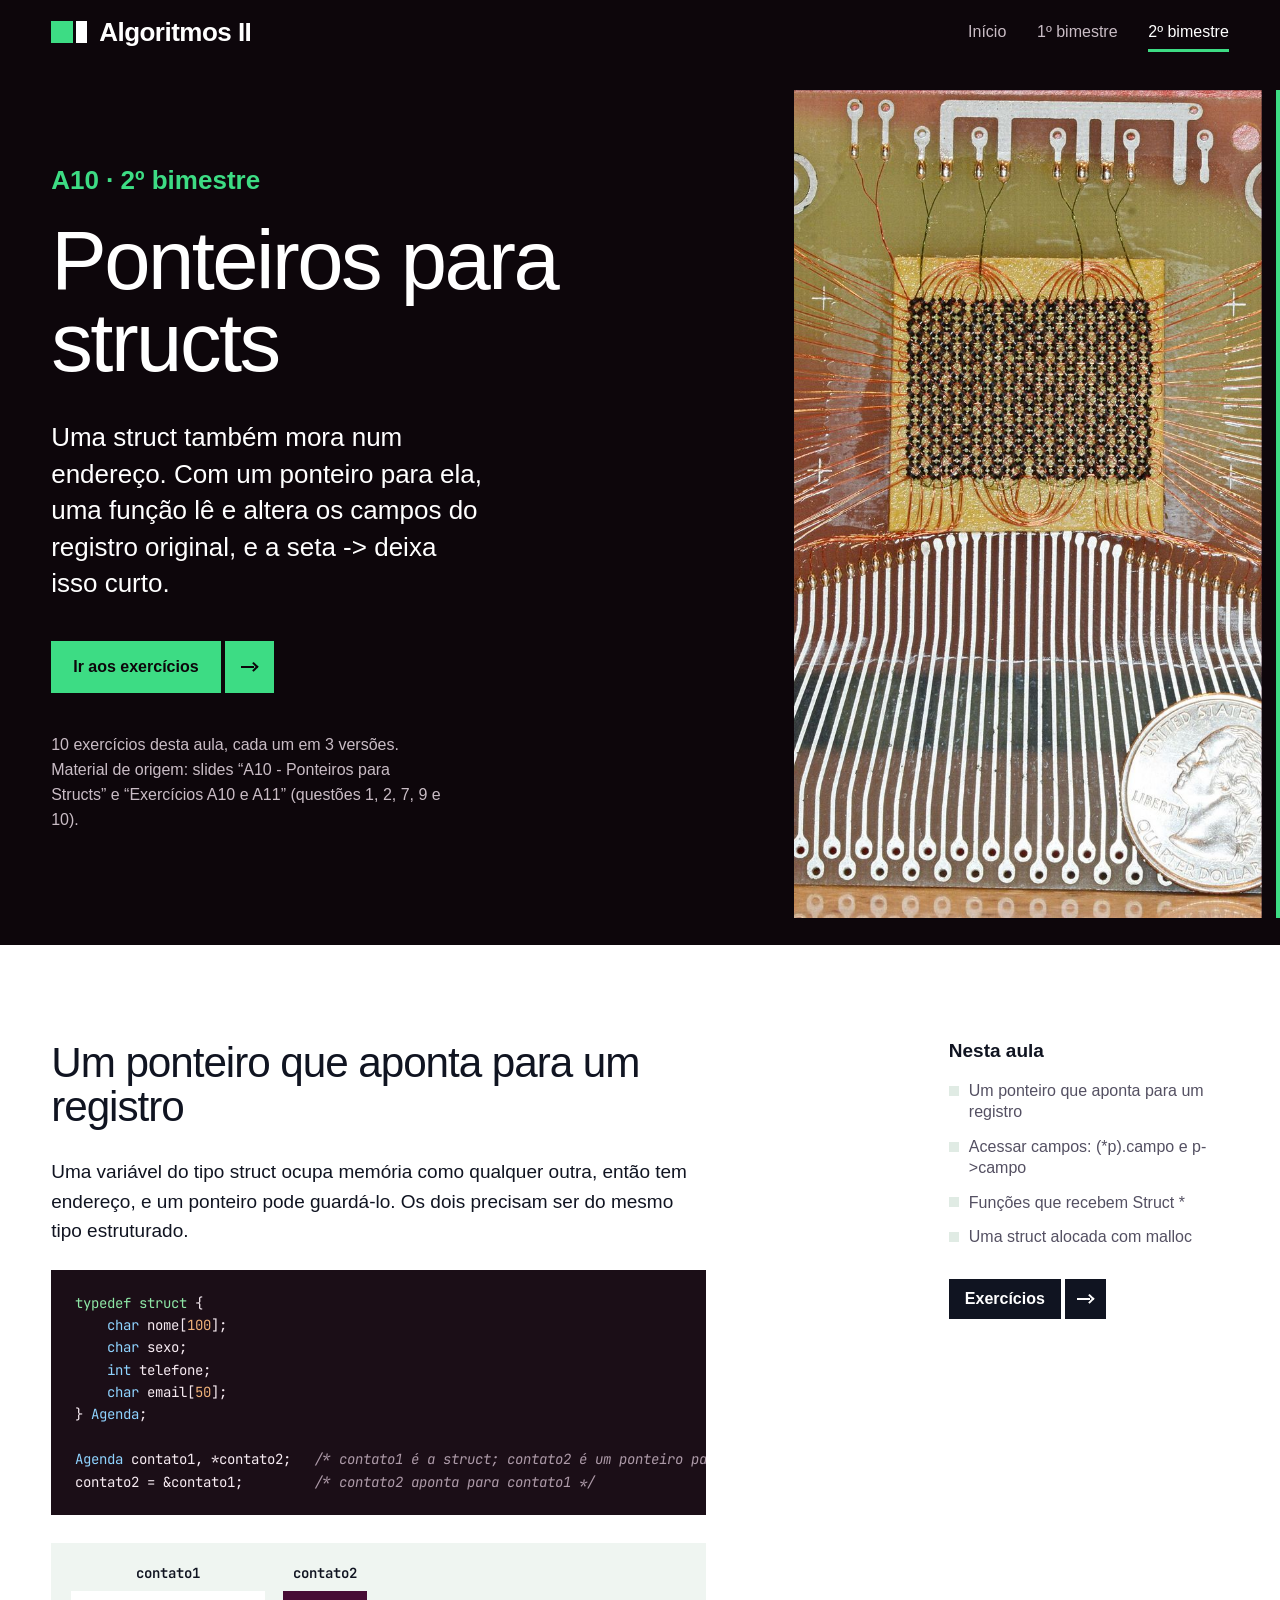
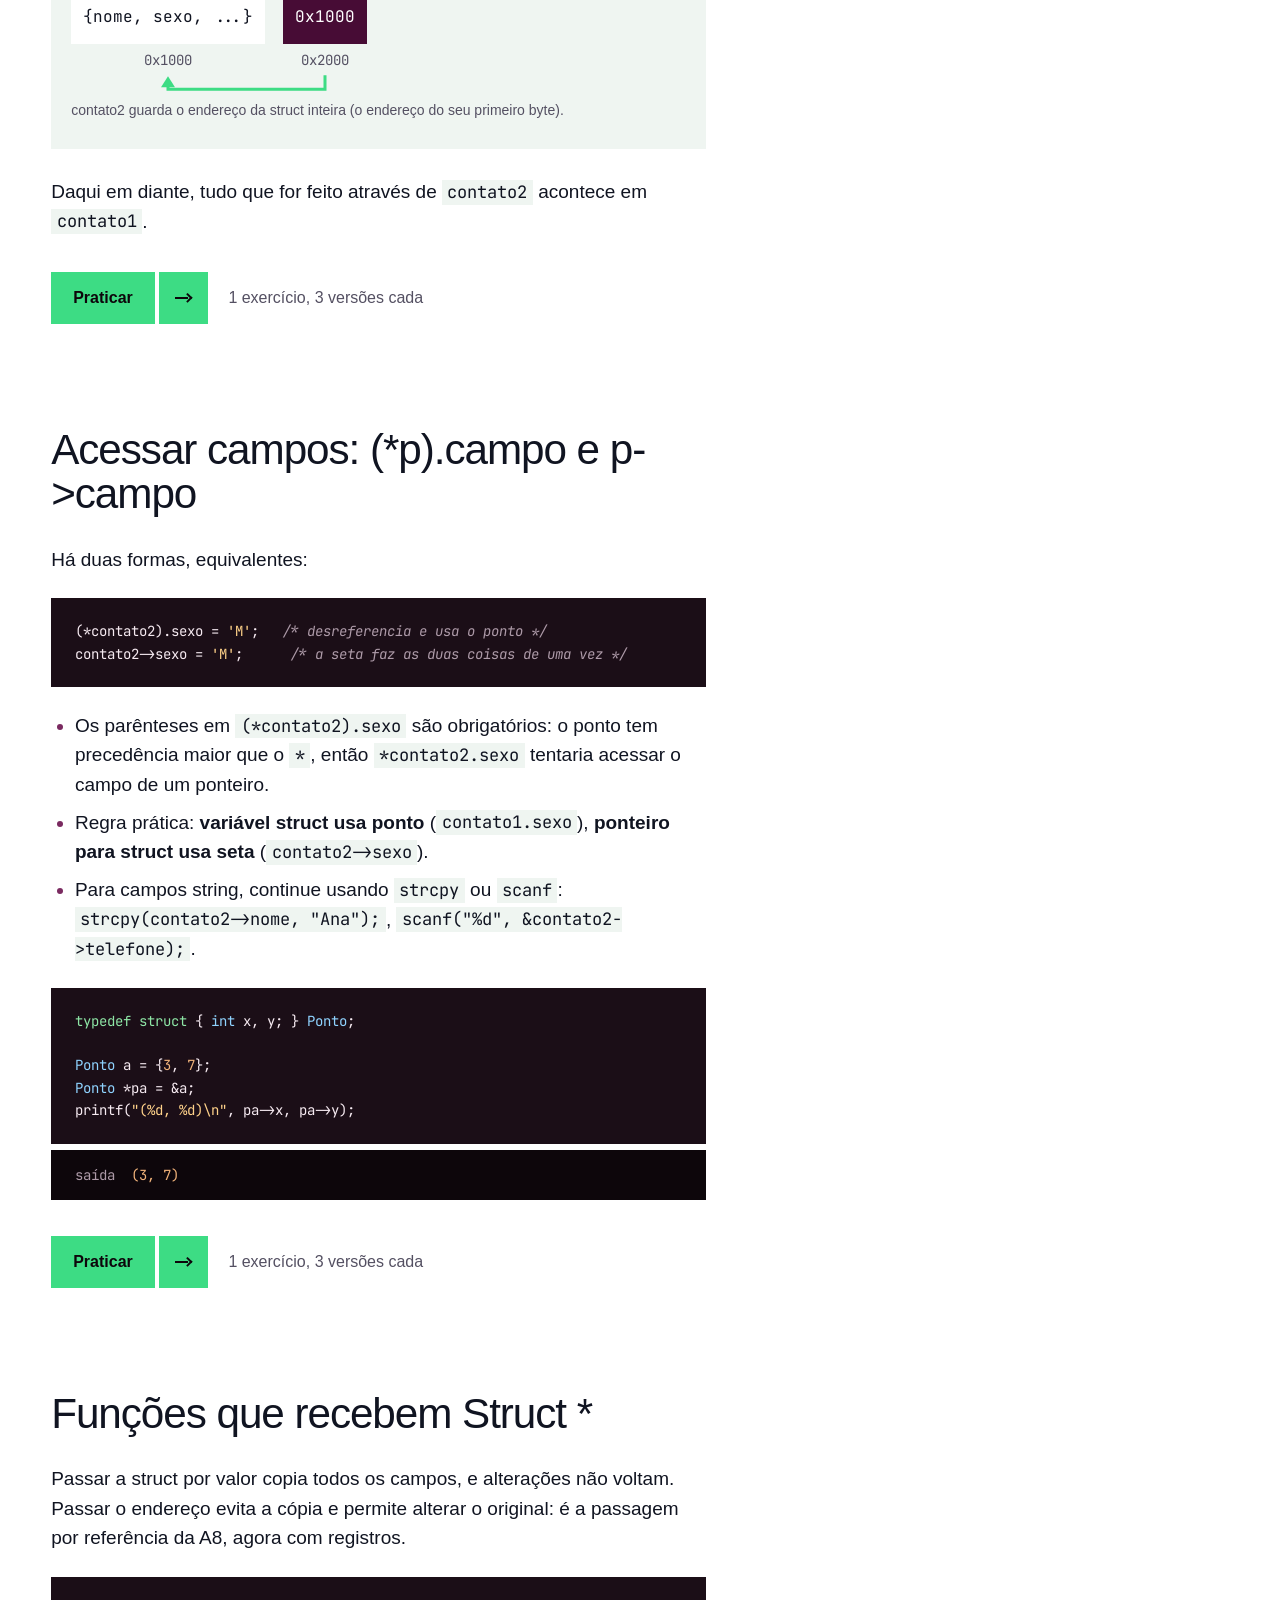
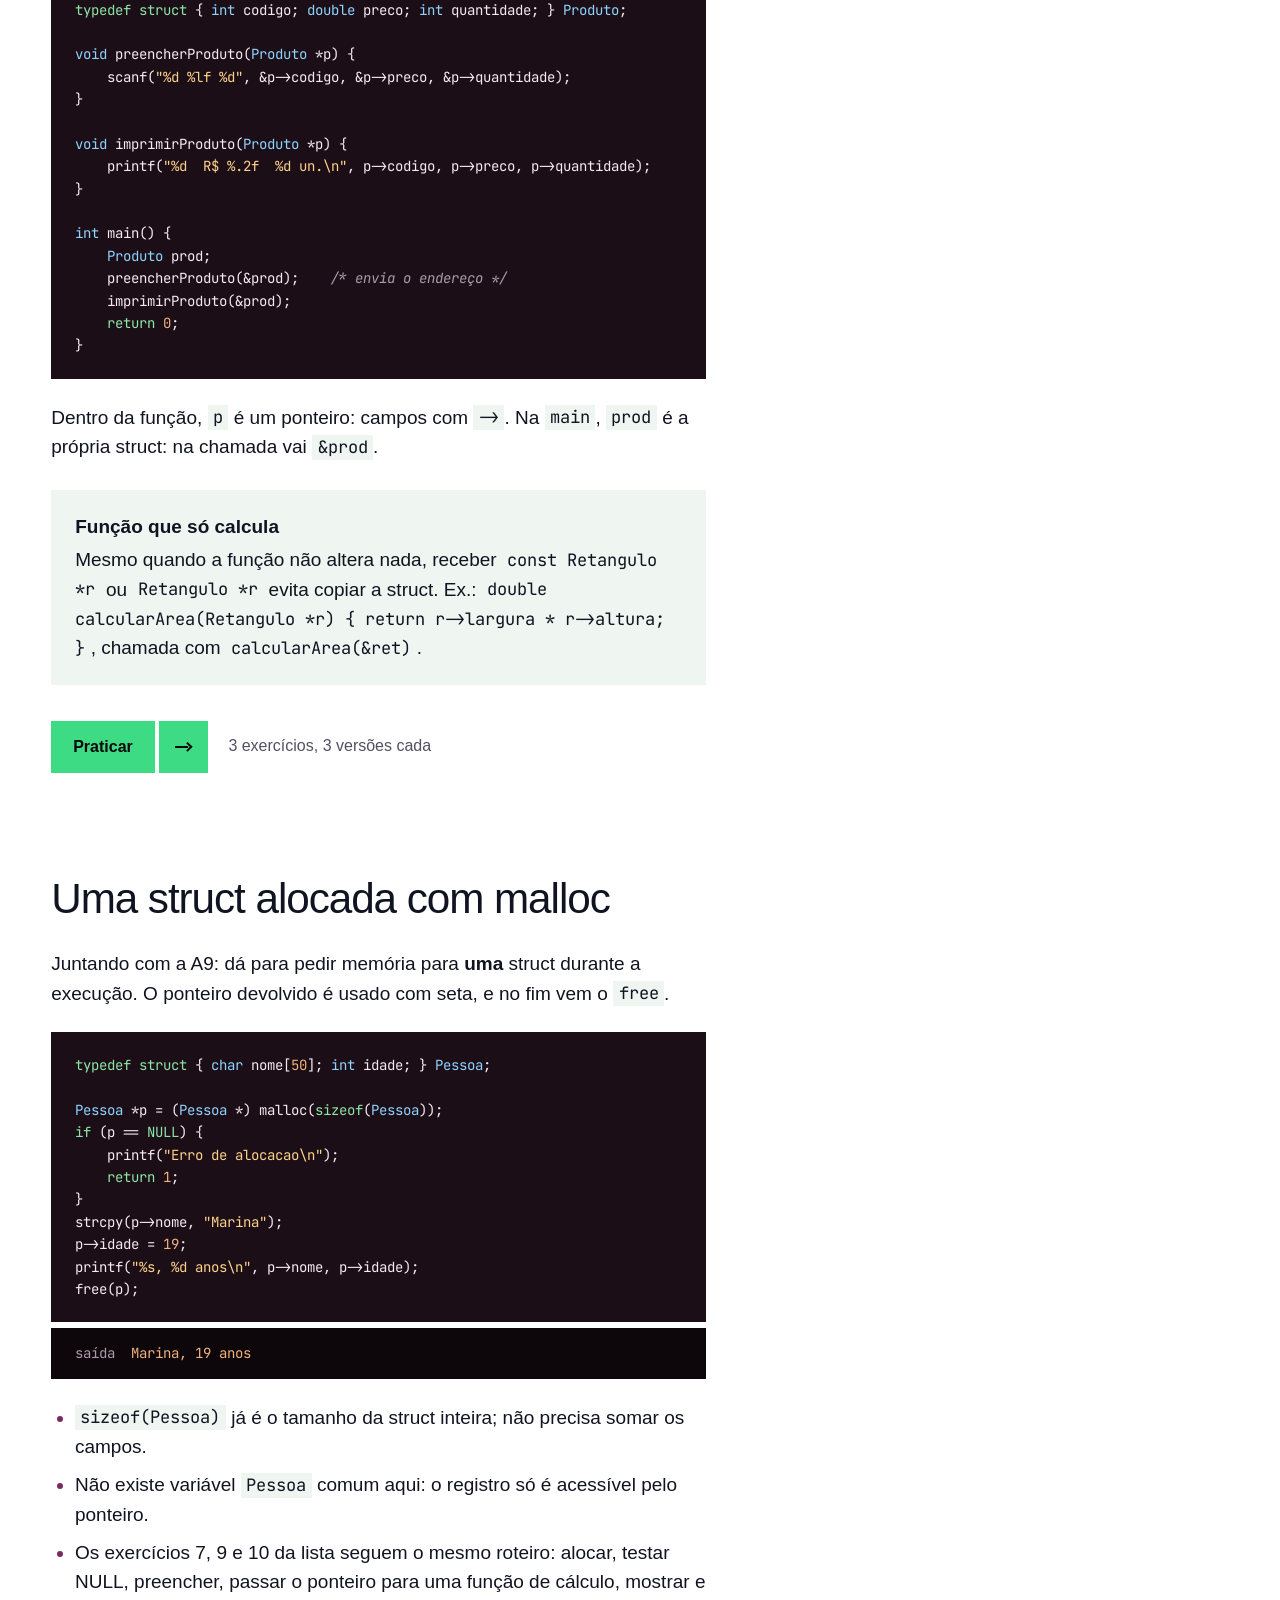
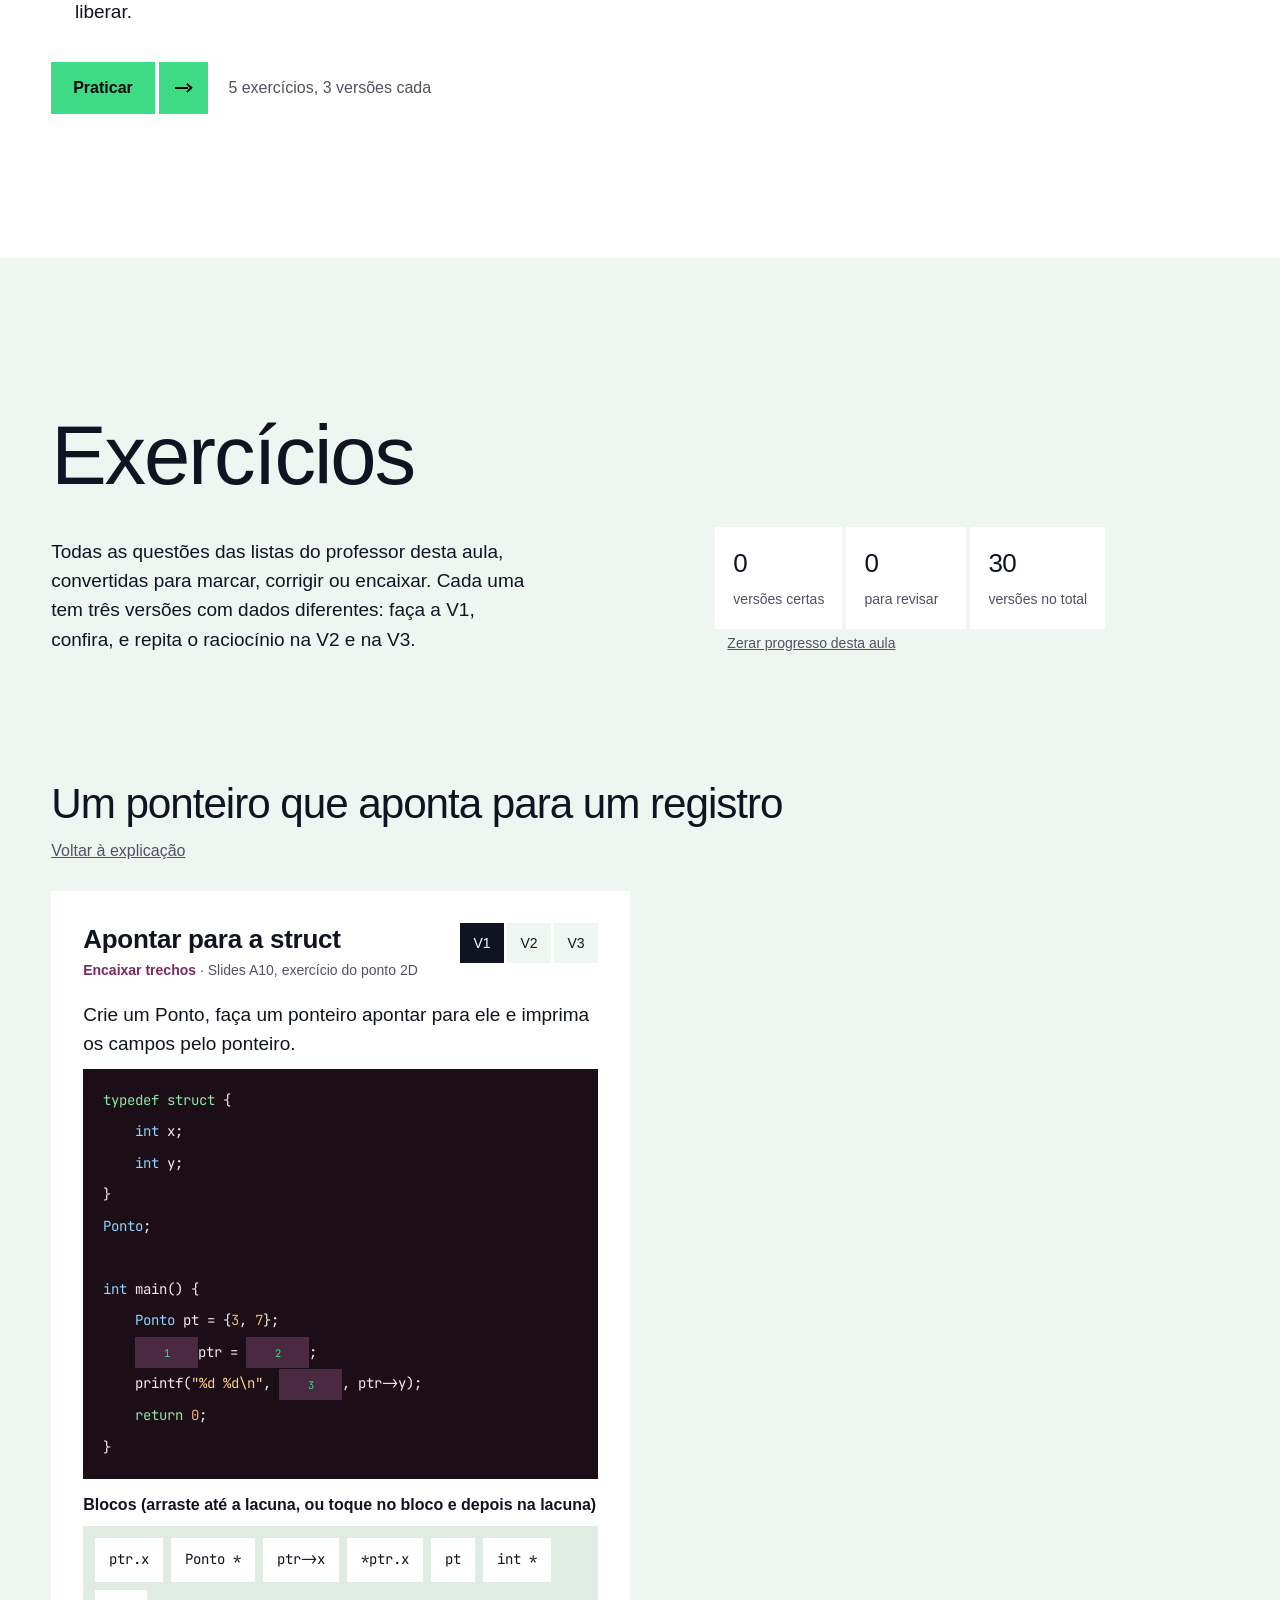
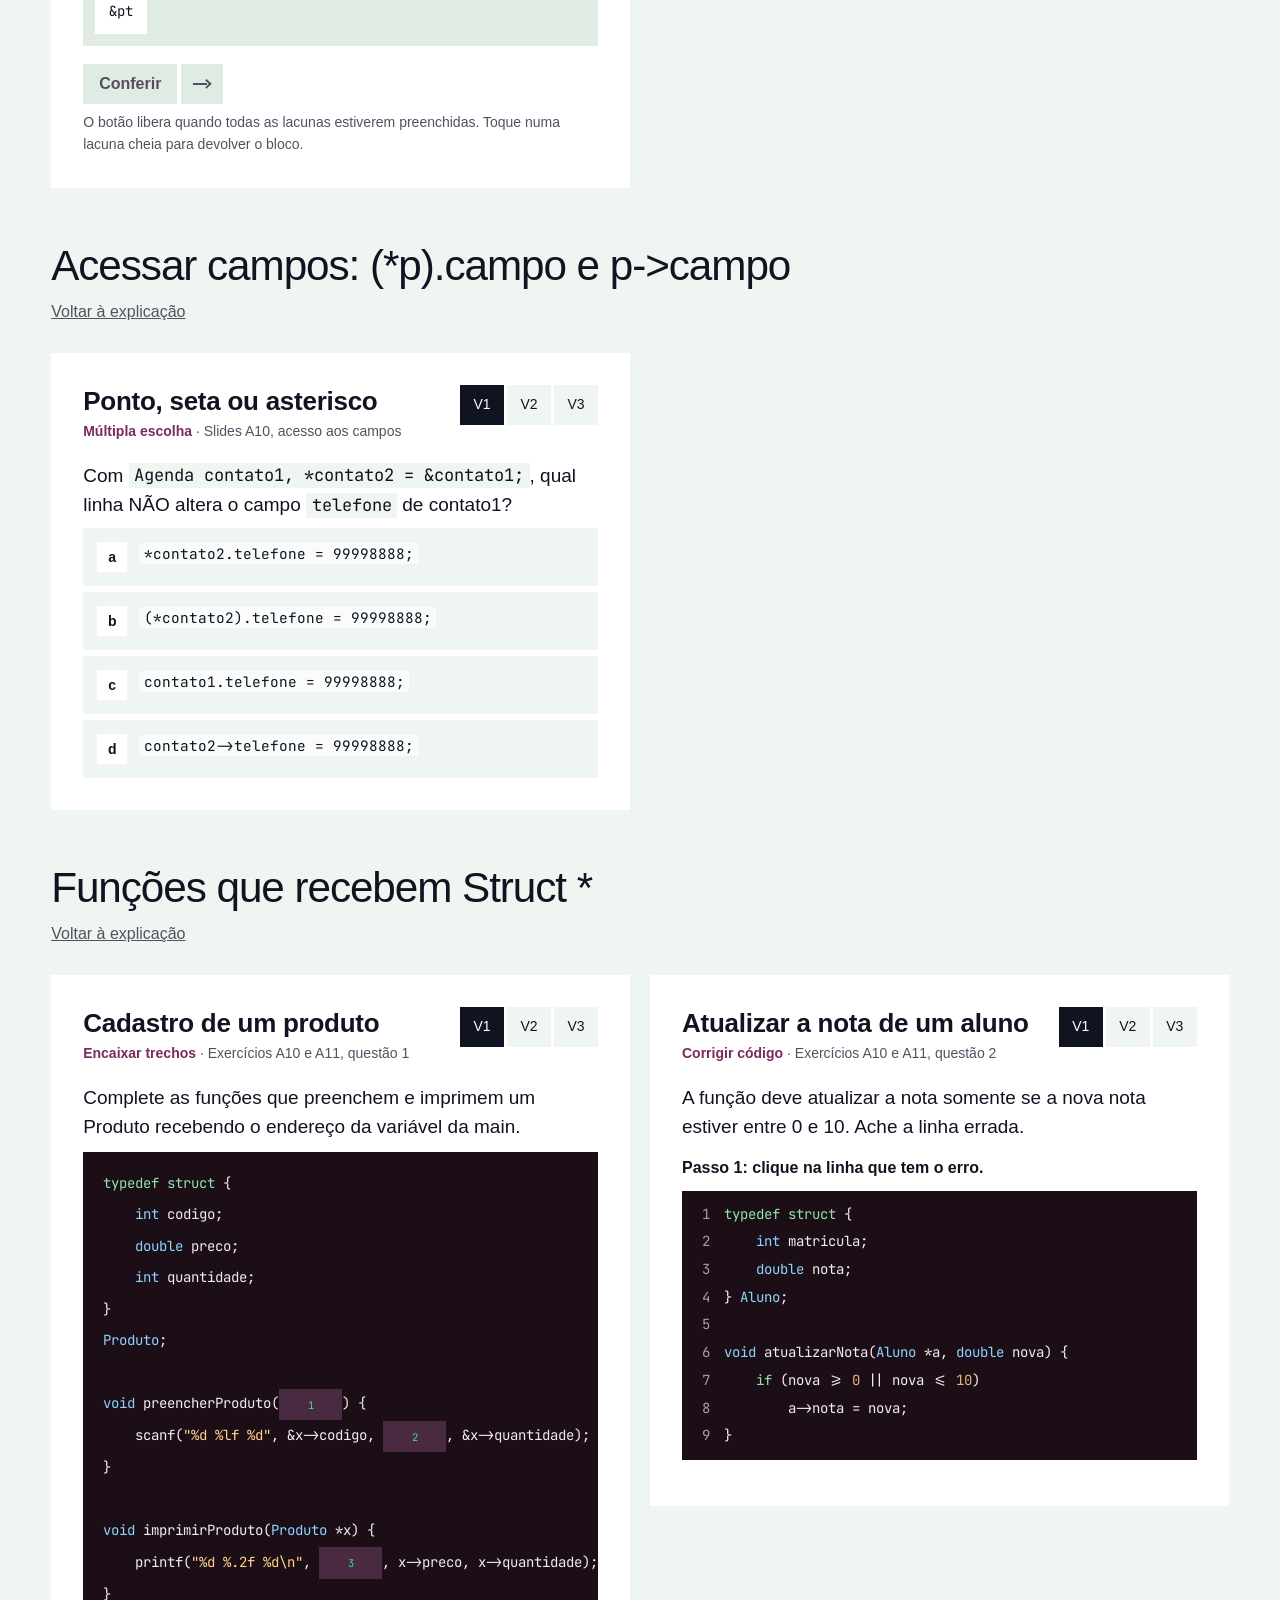
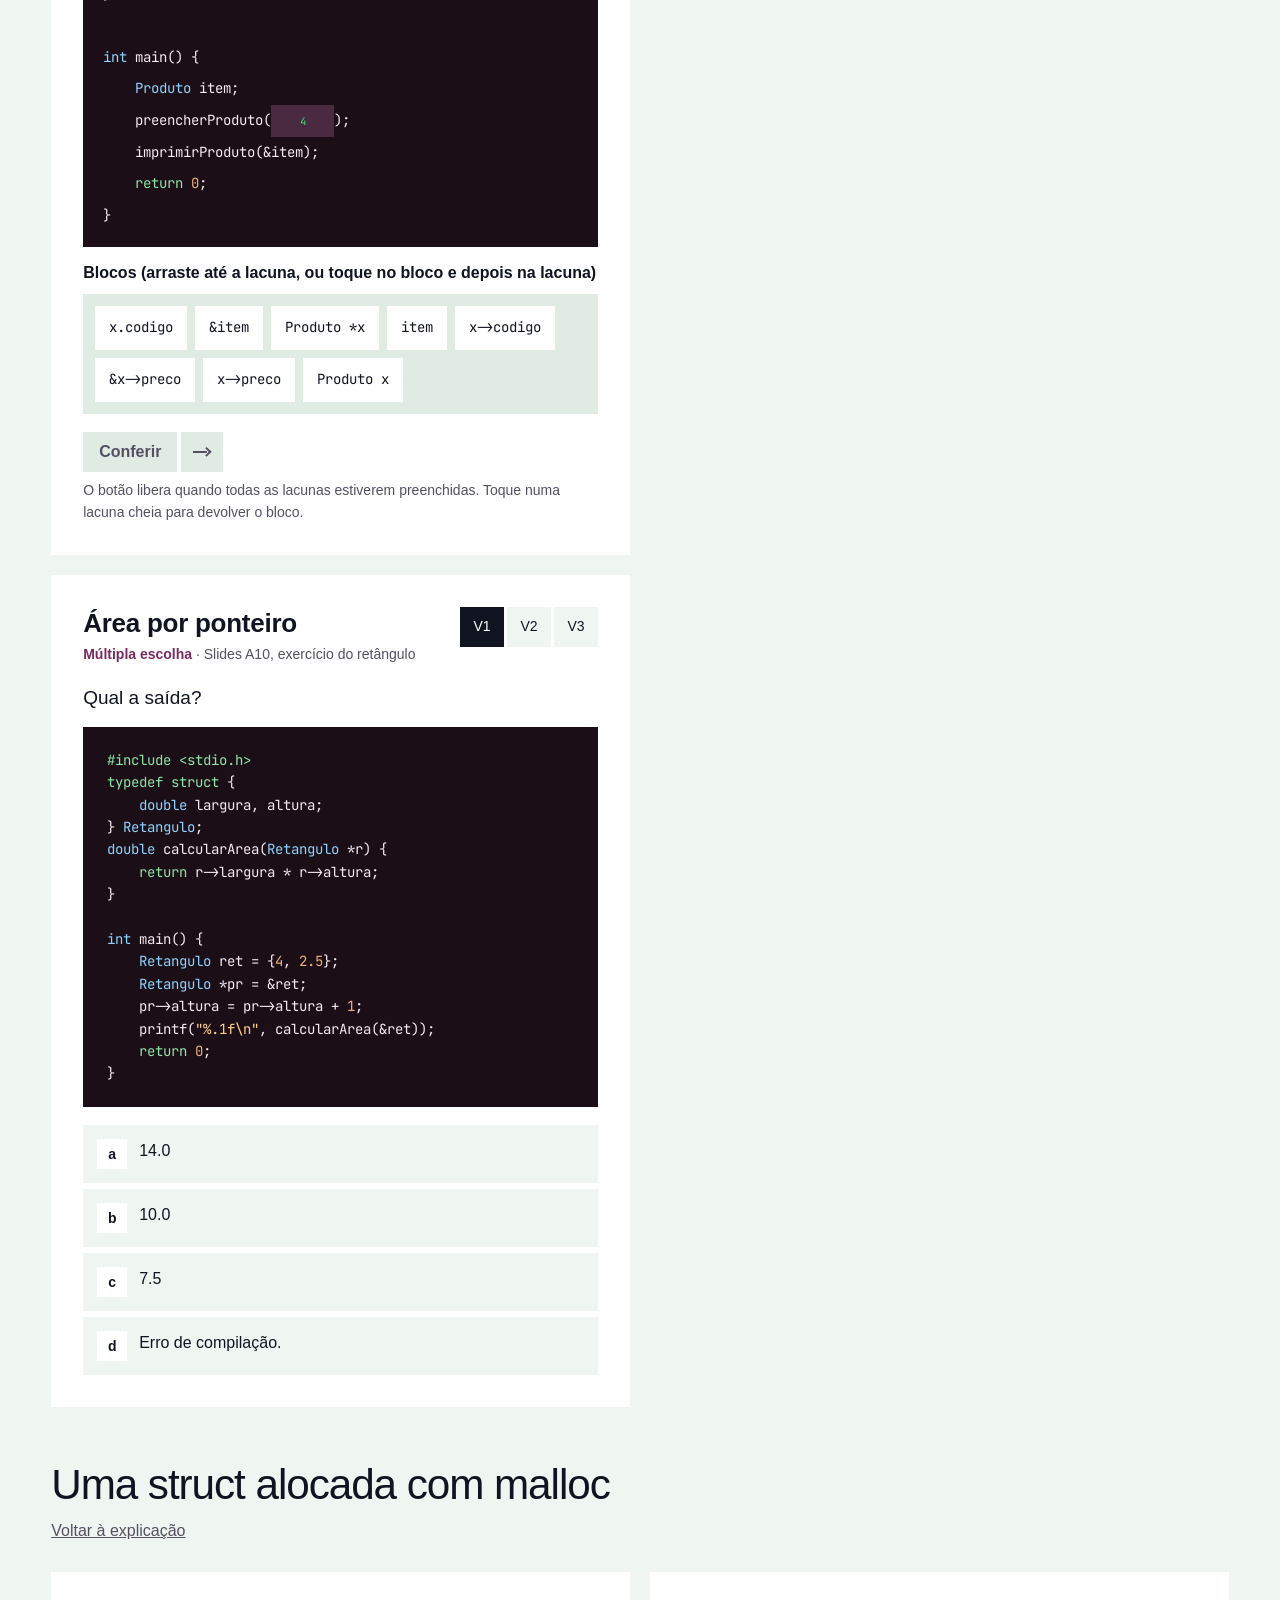
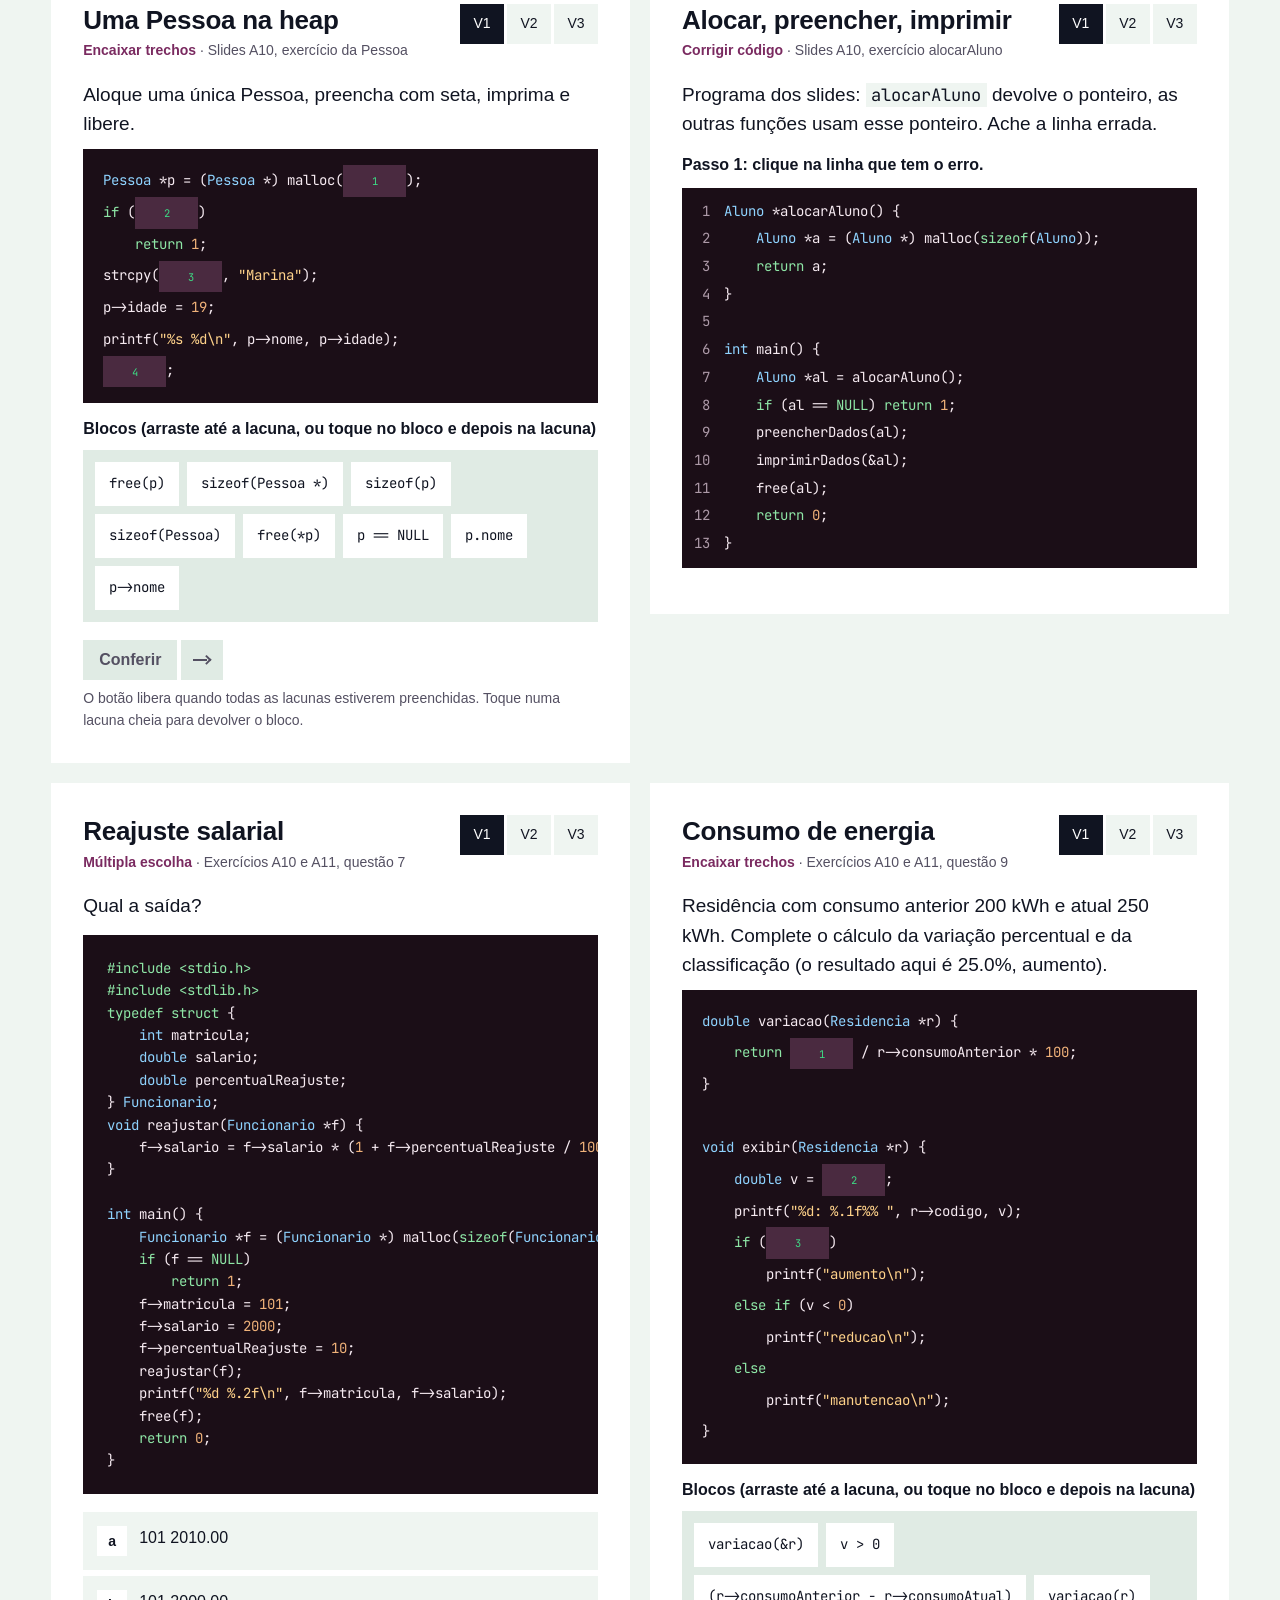
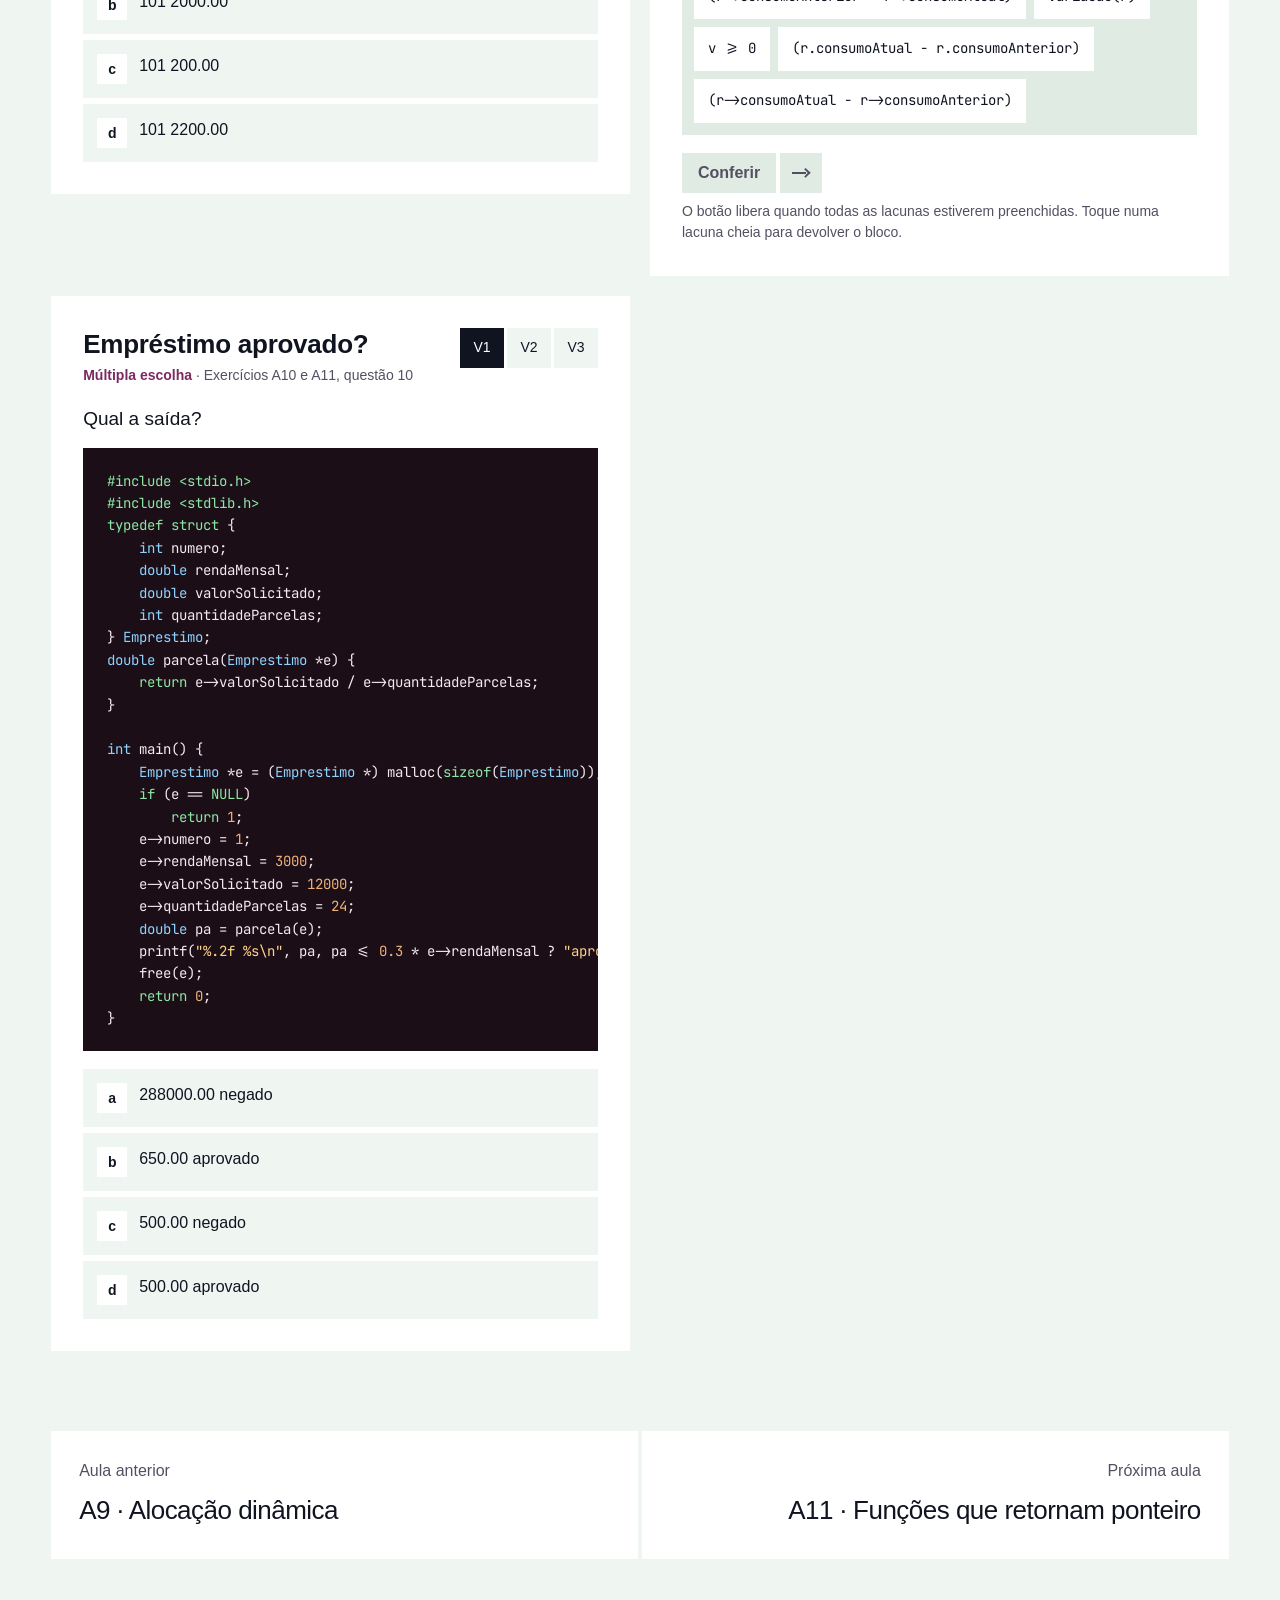
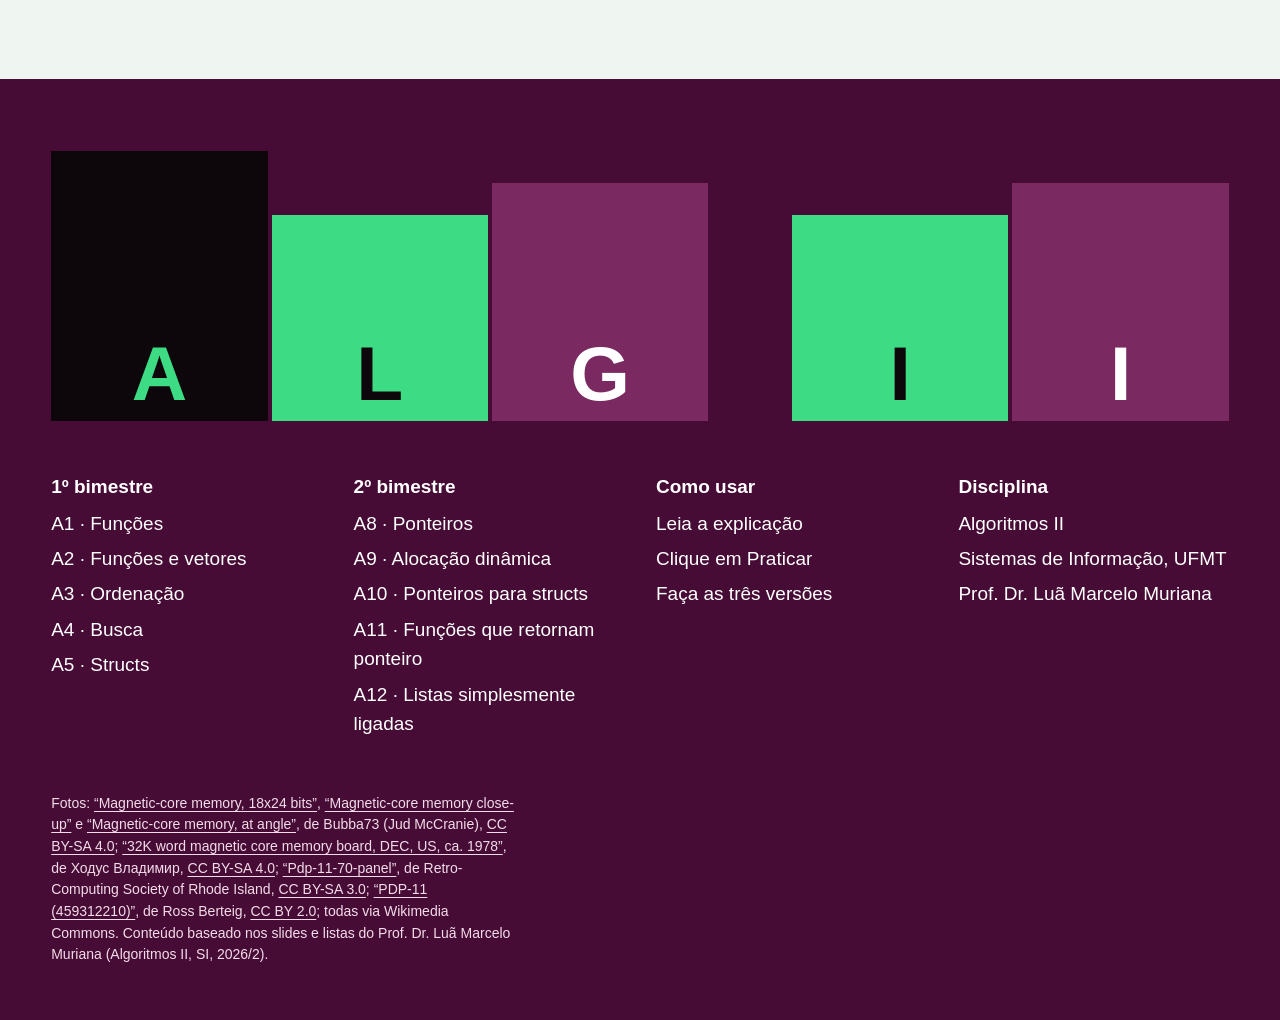
<file: a10.html>
<!doctype html>
<html lang="pt-BR">
<head>
<meta charset="utf-8">
<meta name="viewport" content="width=device-width, initial-scale=1">
<title>A10 · Ponteiros para structs | Algoritmos II</title>
<meta name="description" content="Uma struct também mora num endereço. Com um ponteiro para ela, uma função lê e altera os campos do registro original, e a seta -&gt; deixa isso curto.">
<link rel="preconnect" href="https://api.fontshare.com">
<link rel="preconnect" href="https://fonts.googleapis.com">
<link rel="preconnect" href="https://fonts.gstatic.com" crossorigin>
<link href="https://api.fontshare.com/v2/css?f[]=roundo@400,500,600&display=swap" rel="stylesheet">
<link href="https://fonts.googleapis.com/css2?family=JetBrains+Mono:wght@400;600&display=swap" rel="stylesheet">
<link rel="stylesheet" href="css/site.css">
<link rel="icon" href="data:image/svg+xml,%3Csvg xmlns=%22http://www.w3.org/2000/svg%22 viewBox=%220 0 32 32%22%3E%3Crect x=%222%22 y=%228%22 width=%2218%22 height=%2216%22 fill=%22%233ddc84%22/%3E%3Crect x=%2222%22 y=%228%22 width=%228%22 height=%2216%22 fill=%22%23470c35%22/%3E%3C/svg%3E">
</head>
<body data-aula="a10">
<header class="bar"><div class="wrap"><a class="mark" href="index.html"><i aria-hidden="true"></i>Algoritmos II</a><nav aria-label="Principal"><a href="index.html" class="hide-s">Início</a><a href="index.html#bim1">1º<span class="hide-s"> bimestre</span></a><a href="index.html#bim2" aria-current="page">2º<span class="hide-s"> bimestre</span></a></nav></div></header>
<main>
<header class="hero aula"><div class="wrap"><span class="kicker-num">A10 · 2º bimestre</span><h1 class="rv">Ponteiros para structs</h1><p class="lede rv" style="--i:1">Uma struct também mora num endereço. Com um ponteiro para ela, uma função lê e altera os campos do registro original, e a seta -> deixa isso curto.</p><a class="btn rv" style="--i:2" href="#exercicios"><span>Ir aos exercícios</span><span><i class="arrow"></i></span></a><p class="meta rv" style="--i:3">10 exercícios desta aula, cada um em 3 versões. Material de origem: slides “A10 - Ponteiros para Structs” e “Exercícios A10 e A11” (questões 1, 2, 7, 9 e 10).</p></div><div class="giant" aria-hidden="true"><div class="val shutter"><img src="assets/magnetic-core-memory-18x24-bits.jpg" alt="" width="1400" height="933"></div><div class="ptr"></div></div></header>
<div class="wrap aula-body"><nav class="toc" aria-label="Nesta aula"><h2>Nesta aula</h2><ol><li><a href="#t-ponteiro-struct">Um ponteiro que aponta para um registro</a></li><li><a href="#t-seta">Acessar campos: (*p).campo e p-&gt;campo</a></li><li><a href="#t-funcoes">Funções que recebem Struct *</a></li><li><a href="#t-dinamica">Uma struct alocada com malloc</a></li></ol><a class="btn small alt" href="#exercicios"><span>Exercícios</span><span><i class="arrow"></i></span></a></nav><article class="texto">
<section id="t-ponteiro-struct">
<h2>Um ponteiro que aponta para um registro</h2>
<p>Uma variável do tipo struct ocupa memória como qualquer outra, então tem endereço, e um ponteiro pode guardá-lo. Os dois precisam ser do mesmo tipo estruturado.</p>
<pre><code>typedef struct {
    char nome[100];
    char sexo;
    int telefone;
    char email[50];
} Agenda;

Agenda contato1, *contato2;   /* contato1 é a struct; contato2 é um ponteiro para Agenda */
contato2 = &amp;contato1;         /* contato2 aponta para contato1 */</code></pre>
<div class="mem" data-mem="contato1={nome, sexo, ...}@0x1000; contato2->contato1@0x2000" data-legenda="contato2 guarda o endereço da struct inteira (o endereço do seu primeiro byte)."></div>
<p>Daqui em diante, tudo que for feito através de <code>contato2</code> acontece em <code>contato1</code>.</p>
<div class="praticar-row"><a class="btn" href="#p-t-ponteiro-struct"><span>Praticar</span><span><i class="arrow"></i></span></a><small>1 exercício, 3 versões cada</small></div></section>

<section id="t-seta">
<h2>Acessar campos: (*p).campo e p-&gt;campo</h2>
<p>Há duas formas, equivalentes:</p>
<pre><code>(*contato2).sexo = 'M';   /* desreferencia e usa o ponto */
contato2-&gt;sexo = 'M';      /* a seta faz as duas coisas de uma vez */</code></pre>
<ul>
<li>Os parênteses em <code>(*contato2).sexo</code> são obrigatórios: o ponto tem precedência maior que o <code>*</code>, então <code>*contato2.sexo</code> tentaria acessar o campo de um ponteiro.</li>
<li>Regra prática: <strong>variável struct usa ponto</strong> (<code>contato1.sexo</code>), <strong>ponteiro para struct usa seta</strong> (<code>contato2-&gt;sexo</code>).</li>
<li>Para campos string, continue usando <code>strcpy</code> ou <code>scanf</code>: <code>strcpy(contato2-&gt;nome, "Ana");</code>, <code>scanf("%d", &amp;contato2-&gt;telefone);</code>.</li>
</ul>
<pre><code>typedef struct { int x, y; } Ponto;

Ponto a = {3, 7};
Ponto *pa = &amp;a;
printf("(%d, %d)\n", pa-&gt;x, pa-&gt;y);</code></pre>
<pre class="saida">(3, 7)</pre>
<div class="praticar-row"><a class="btn" href="#p-t-seta"><span>Praticar</span><span><i class="arrow"></i></span></a><small>1 exercício, 3 versões cada</small></div></section>

<section id="t-funcoes">
<h2>Funções que recebem Struct *</h2>
<p>Passar a struct por valor copia todos os campos, e alterações não voltam. Passar o endereço evita a cópia e permite alterar o original: é a passagem por referência da A8, agora com registros.</p>
<pre><code>typedef struct { int codigo; double preco; int quantidade; } Produto;

void preencherProduto(Produto *p) {
    scanf("%d %lf %d", &amp;p-&gt;codigo, &amp;p-&gt;preco, &amp;p-&gt;quantidade);
}

void imprimirProduto(Produto *p) {
    printf("%d  R$ %.2f  %d un.\n", p-&gt;codigo, p-&gt;preco, p-&gt;quantidade);
}

int main() {
    Produto prod;
    preencherProduto(&amp;prod);    /* envia o endereço */
    imprimirProduto(&amp;prod);
    return 0;
}</code></pre>
<p>Dentro da função, <code>p</code> é um ponteiro: campos com <code>-&gt;</code>. Na <code>main</code>, <code>prod</code> é a própria struct: na chamada vai <code>&amp;prod</code>.</p>
<div class="nota"><b>Função que só calcula</b>Mesmo quando a função não altera nada, receber <code>const Retangulo *r</code> ou <code>Retangulo *r</code> evita copiar a struct. Ex.: <code>double calcularArea(Retangulo *r) { return r-&gt;largura * r-&gt;altura; }</code>, chamada com <code>calcularArea(&amp;ret)</code>.</div>
<div class="praticar-row"><a class="btn" href="#p-t-funcoes"><span>Praticar</span><span><i class="arrow"></i></span></a><small>3 exercícios, 3 versões cada</small></div></section>

<section id="t-dinamica">
<h2>Uma struct alocada com malloc</h2>
<p>Juntando com a A9: dá para pedir memória para <strong>uma</strong> struct durante a execução. O ponteiro devolvido é usado com seta, e no fim vem o <code>free</code>.</p>
<pre><code>typedef struct { char nome[50]; int idade; } Pessoa;

Pessoa *p = (Pessoa *) malloc(sizeof(Pessoa));
if (p == NULL) {
    printf("Erro de alocacao\n");
    return 1;
}
strcpy(p-&gt;nome, "Marina");
p-&gt;idade = 19;
printf("%s, %d anos\n", p-&gt;nome, p-&gt;idade);
free(p);</code></pre>
<pre class="saida">Marina, 19 anos</pre>
<ul>
<li><code>sizeof(Pessoa)</code> já é o tamanho da struct inteira; não precisa somar os campos.</li>
<li>Não existe variável <code>Pessoa</code> comum aqui: o registro só é acessível pelo ponteiro.</li>
<li>Os exercícios 7, 9 e 10 da lista seguem o mesmo roteiro: alocar, testar NULL, preencher, passar o ponteiro para uma função de cálculo, mostrar e liberar.</li>
</ul>
<div class="praticar-row"><a class="btn" href="#p-t-dinamica"><span>Praticar</span><span><i class="arrow"></i></span></a><small>5 exercícios, 3 versões cada</small></div></section>
</article></div>
<section class="exercicios" id="exercicios"><div class="wrap"><h2>Exercícios</h2><div class="ex-intro"><p>Todas as questões das listas do professor desta aula, convertidas para marcar, corrigir ou encaixar. Cada uma tem três versões com dados diferentes: faça a V1, confira, e repita o raciocínio na V2 e na V3.</p><div class="placar" aria-live="polite"><div><b data-k="ok">0</b><span>versões certas</span></div><div><b data-k="err">0</b><span>para revisar</span></div><div><b data-k="tot">0</b><span>versões no total</span></div><button type="button" class="zerar">Zerar progresso desta aula</button></div></div><div class="ex-group" id="p-t-ponteiro-struct" data-topic="t-ponteiro-struct"><h3>Um ponteiro que aponta para um registro</h3><a class="back" href="#t-ponteiro-struct">Voltar à explicação</a><div class="ex-list"></div></div><div class="ex-group" id="p-t-seta" data-topic="t-seta"><h3>Acessar campos: (*p).campo e p-&gt;campo</h3><a class="back" href="#t-seta">Voltar à explicação</a><div class="ex-list"></div></div><div class="ex-group" id="p-t-funcoes" data-topic="t-funcoes"><h3>Funções que recebem Struct *</h3><a class="back" href="#t-funcoes">Voltar à explicação</a><div class="ex-list"></div></div><div class="ex-group" id="p-t-dinamica" data-topic="t-dinamica"><h3>Uma struct alocada com malloc</h3><a class="back" href="#t-dinamica">Voltar à explicação</a><div class="ex-list"></div></div><nav class="vizinhas" aria-label="Outras aulas"><a href="a9.html"><span>Aula anterior</span><b>A9 · Alocação dinâmica</b></a><a class="prox" href="a11.html"><span>Próxima aula</span><b>A11 · Funções que retornam ponteiro</b></a></nav></div></section>
</main>
<footer class="foot"><div class="wrap"><div class="blocks" aria-hidden="true"><span>A</span><span>L</span><span>G</span><span class="sp"></span><span>I</span><span>I</span></div><div class="cols"><div><h2>1º bimestre</h2><ul><li><a href="a1.html">A1 · Funções</a></li><li><a href="a2.html">A2 · Funções e vetores</a></li><li><a href="a3.html">A3 · Ordenação</a></li><li><a href="a4.html">A4 · Busca</a></li><li><a href="a5.html">A5 · Structs</a></li></ul></div><div><h2>2º bimestre</h2><ul><li><a href="a8.html">A8 · Ponteiros</a></li><li><a href="a9.html">A9 · Alocação dinâmica</a></li><li><a href="a10.html">A10 · Ponteiros para structs</a></li><li><a href="a11.html">A11 · Funções que retornam ponteiro</a></li><li><a href="a12.html">A12 · Listas simplesmente ligadas</a></li></ul></div><div><h2>Como usar</h2><ul><li>Leia a explicação</li><li>Clique em Praticar</li><li>Faça as três versões</li></ul></div><div><h2>Disciplina</h2><ul><li>Algoritmos II</li><li>Sistemas de Informação, UFMT</li><li>Prof. Dr. Luã Marcelo Muriana</li></ul></div></div><p class="credits">Fotos: <a href="https://commons.wikimedia.org/w/index.php?curid=39746473">“Magnetic-core memory, 18x24 bits”</a>, <a href="https://commons.wikimedia.org/w/index.php?curid=39746489">“Magnetic-core memory close-up”</a> e <a href="https://commons.wikimedia.org/w/index.php?curid=39772980">“Magnetic-core memory, at angle”</a>, de Bubba73 (Jud McCranie), <a href="https://creativecommons.org/licenses/by-sa/4.0/">CC BY-SA 4.0</a>; <a href="https://commons.wikimedia.org/w/index.php?curid=142438693">“32K word magnetic core memory board, DEC, US, ca. 1978”</a>, de Ходус Владимир, <a href="https://creativecommons.org/licenses/by-sa/4.0/">CC BY-SA 4.0</a>; <a href="https://commons.wikimedia.org/w/index.php?curid=4656367">“Pdp-11-70-panel”</a>, de Retro-Computing Society of Rhode Island, <a href="https://creativecommons.org/licenses/by-sa/3.0/">CC BY-SA 3.0</a>; <a href="https://commons.wikimedia.org/w/index.php?curid=3299932">“PDP-11 (459312210)”</a>, de Ross Berteig, <a href="https://creativecommons.org/licenses/by/2.0/">CC BY 2.0</a>; todas via Wikimedia Commons. Conteúdo baseado nos slides e listas do Prof. Dr. Luã Marcelo Muriana (Algoritmos II, SI, 2026/2).</p></div></footer>
<script src="js/site.js"></script>
<script src="data/a10.js"></script>
<script src="js/quiz.js"></script>
</body>
</html>
</file>
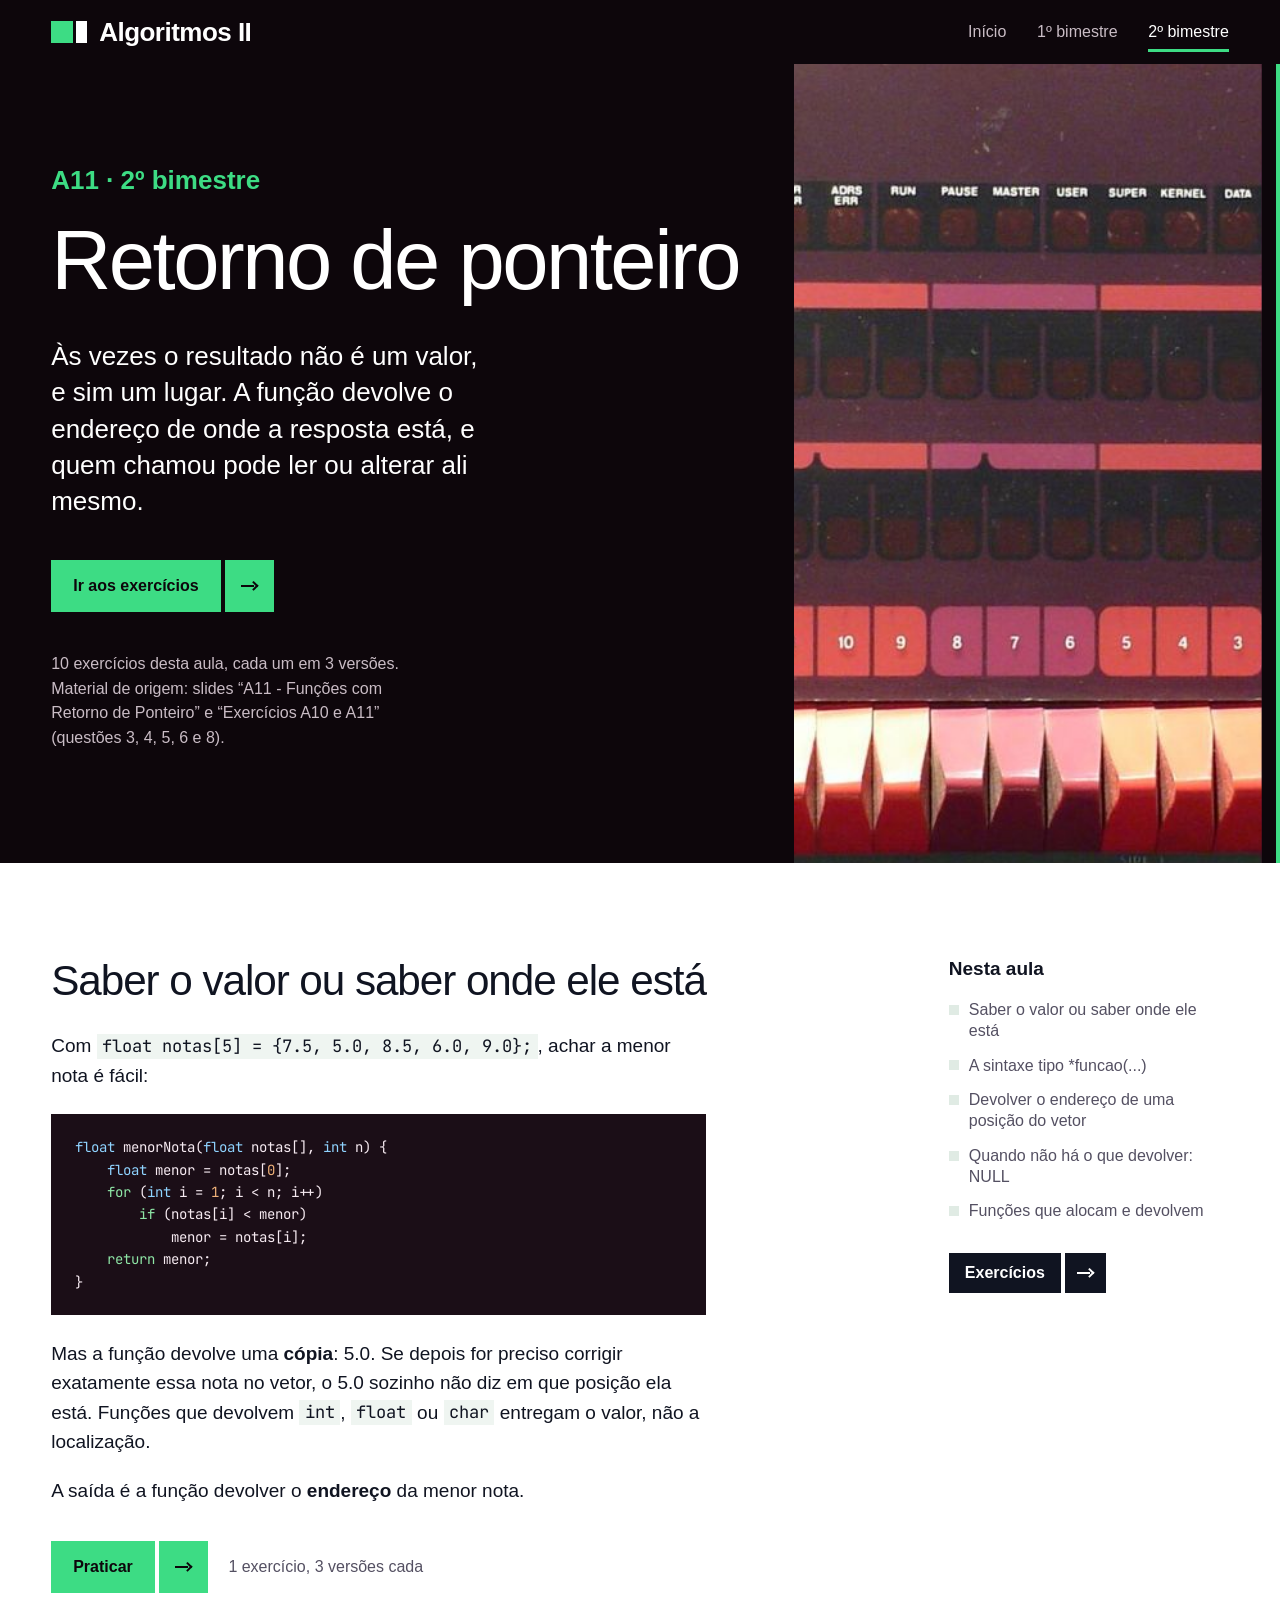
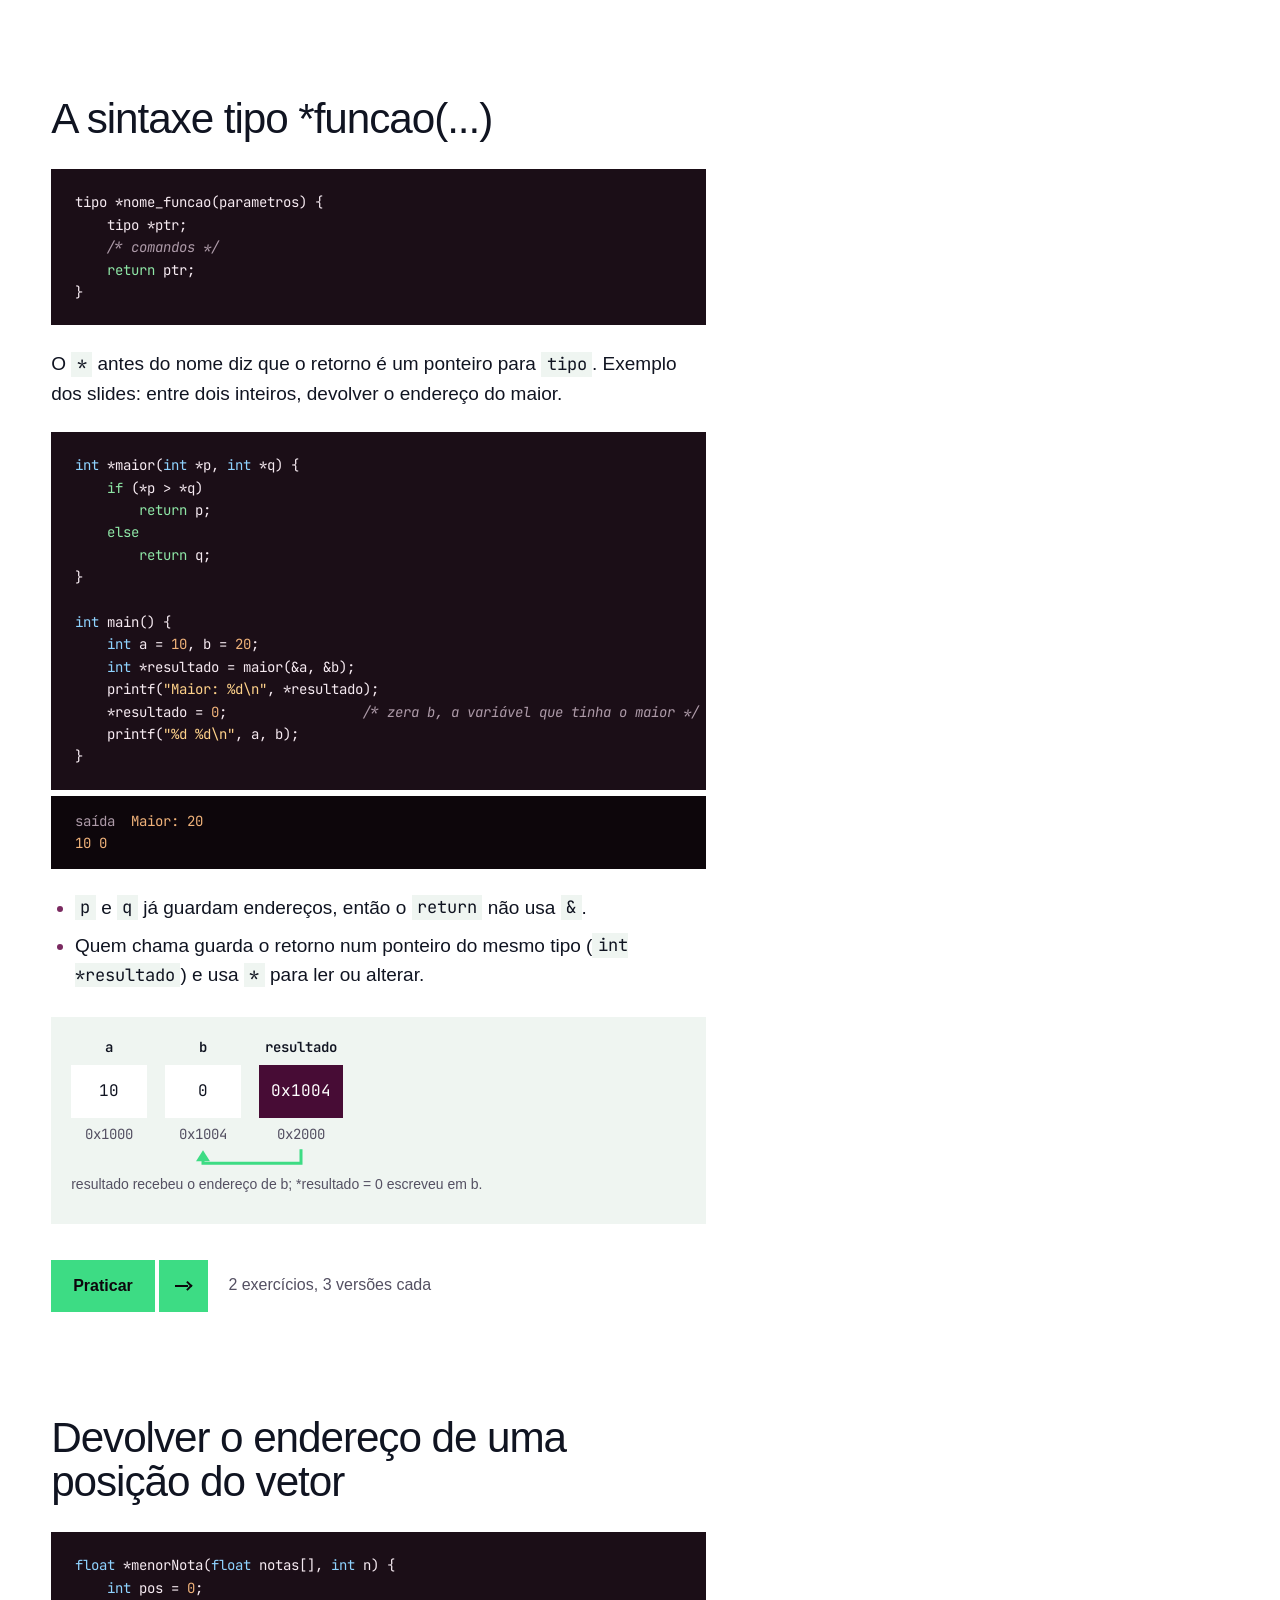
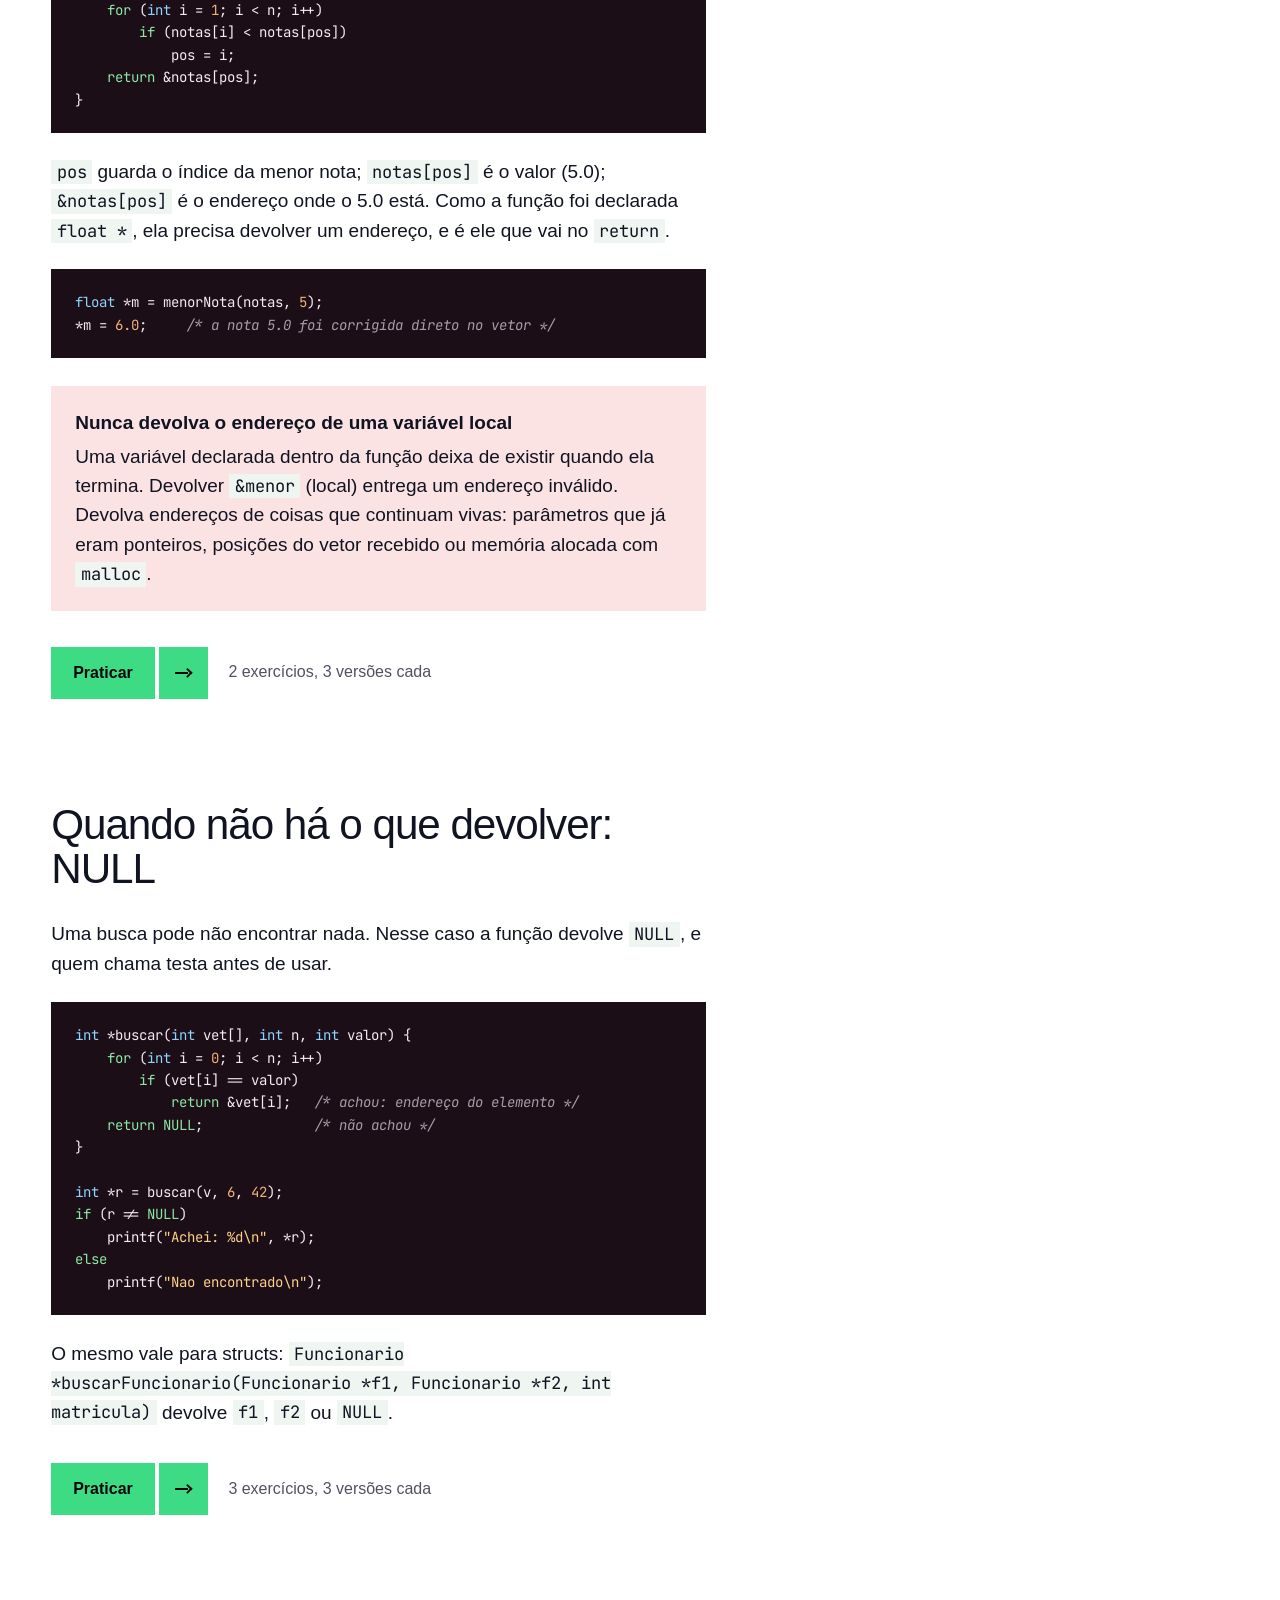
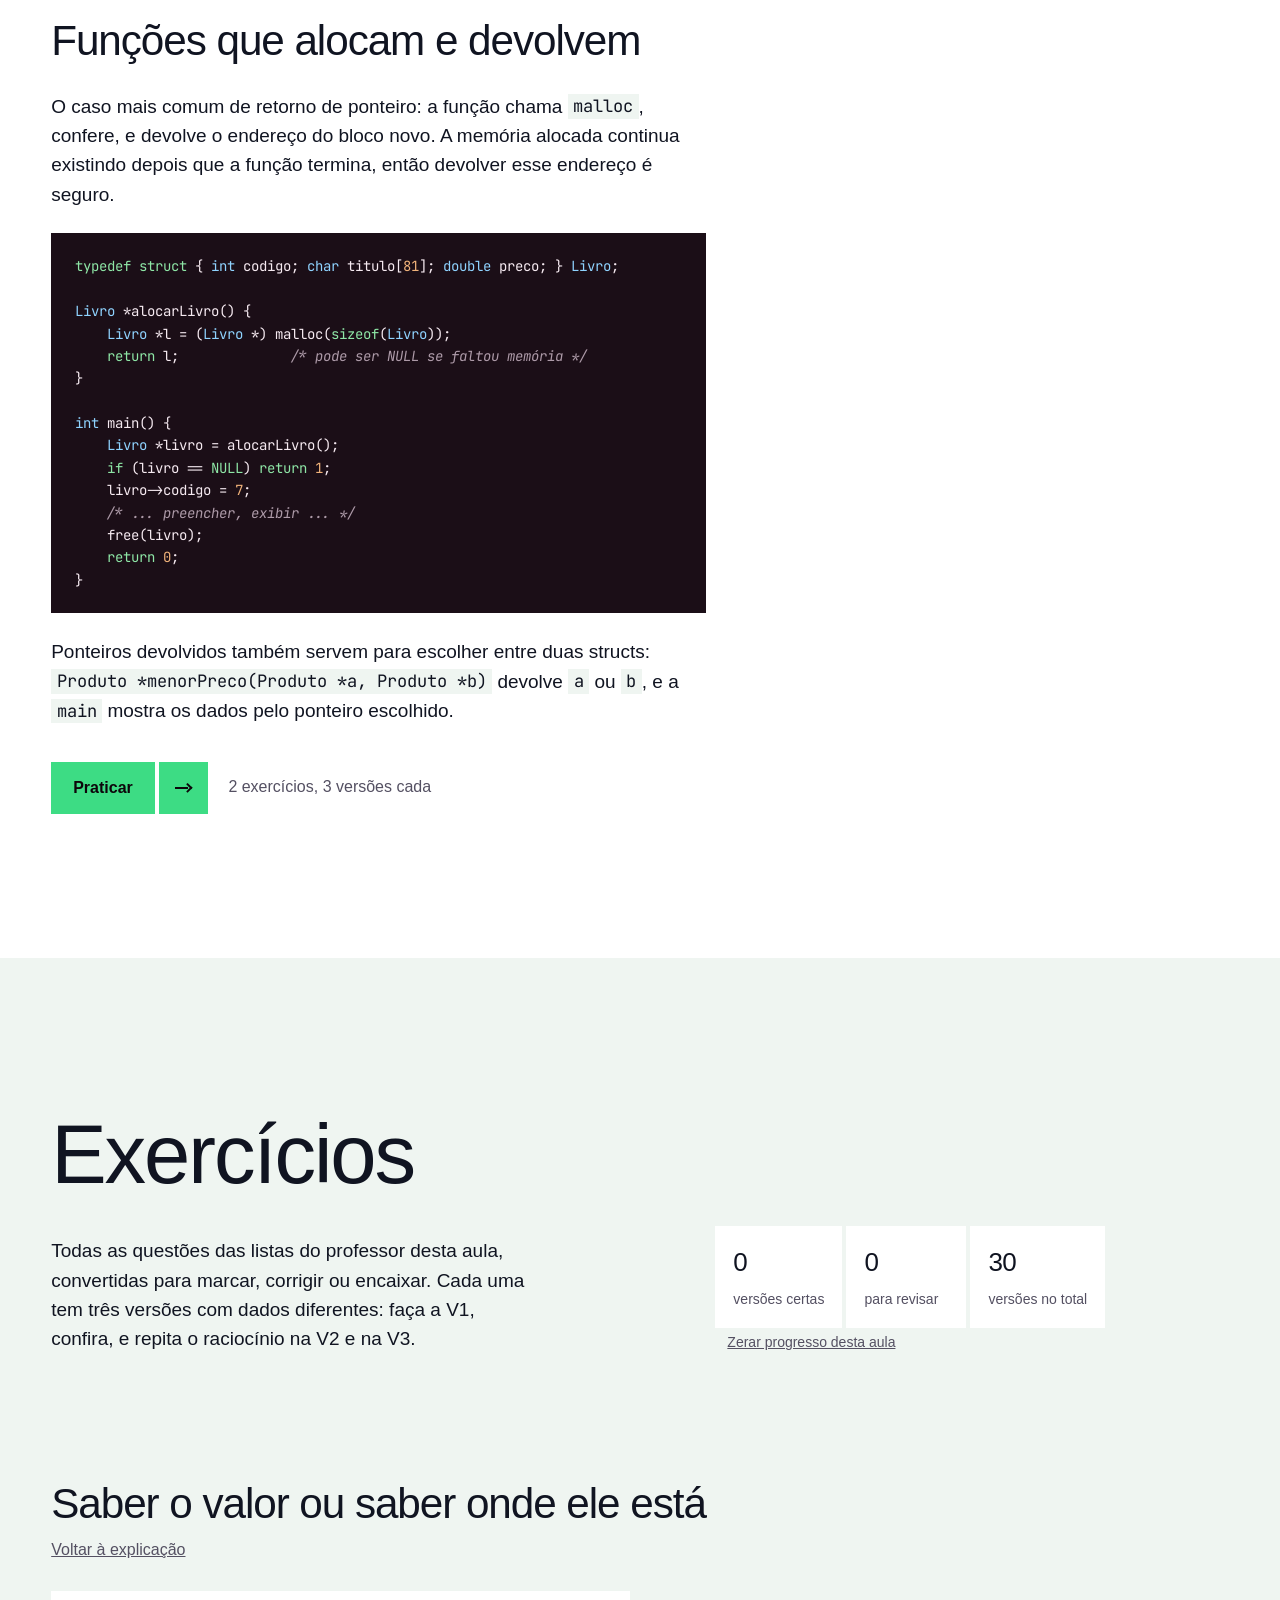
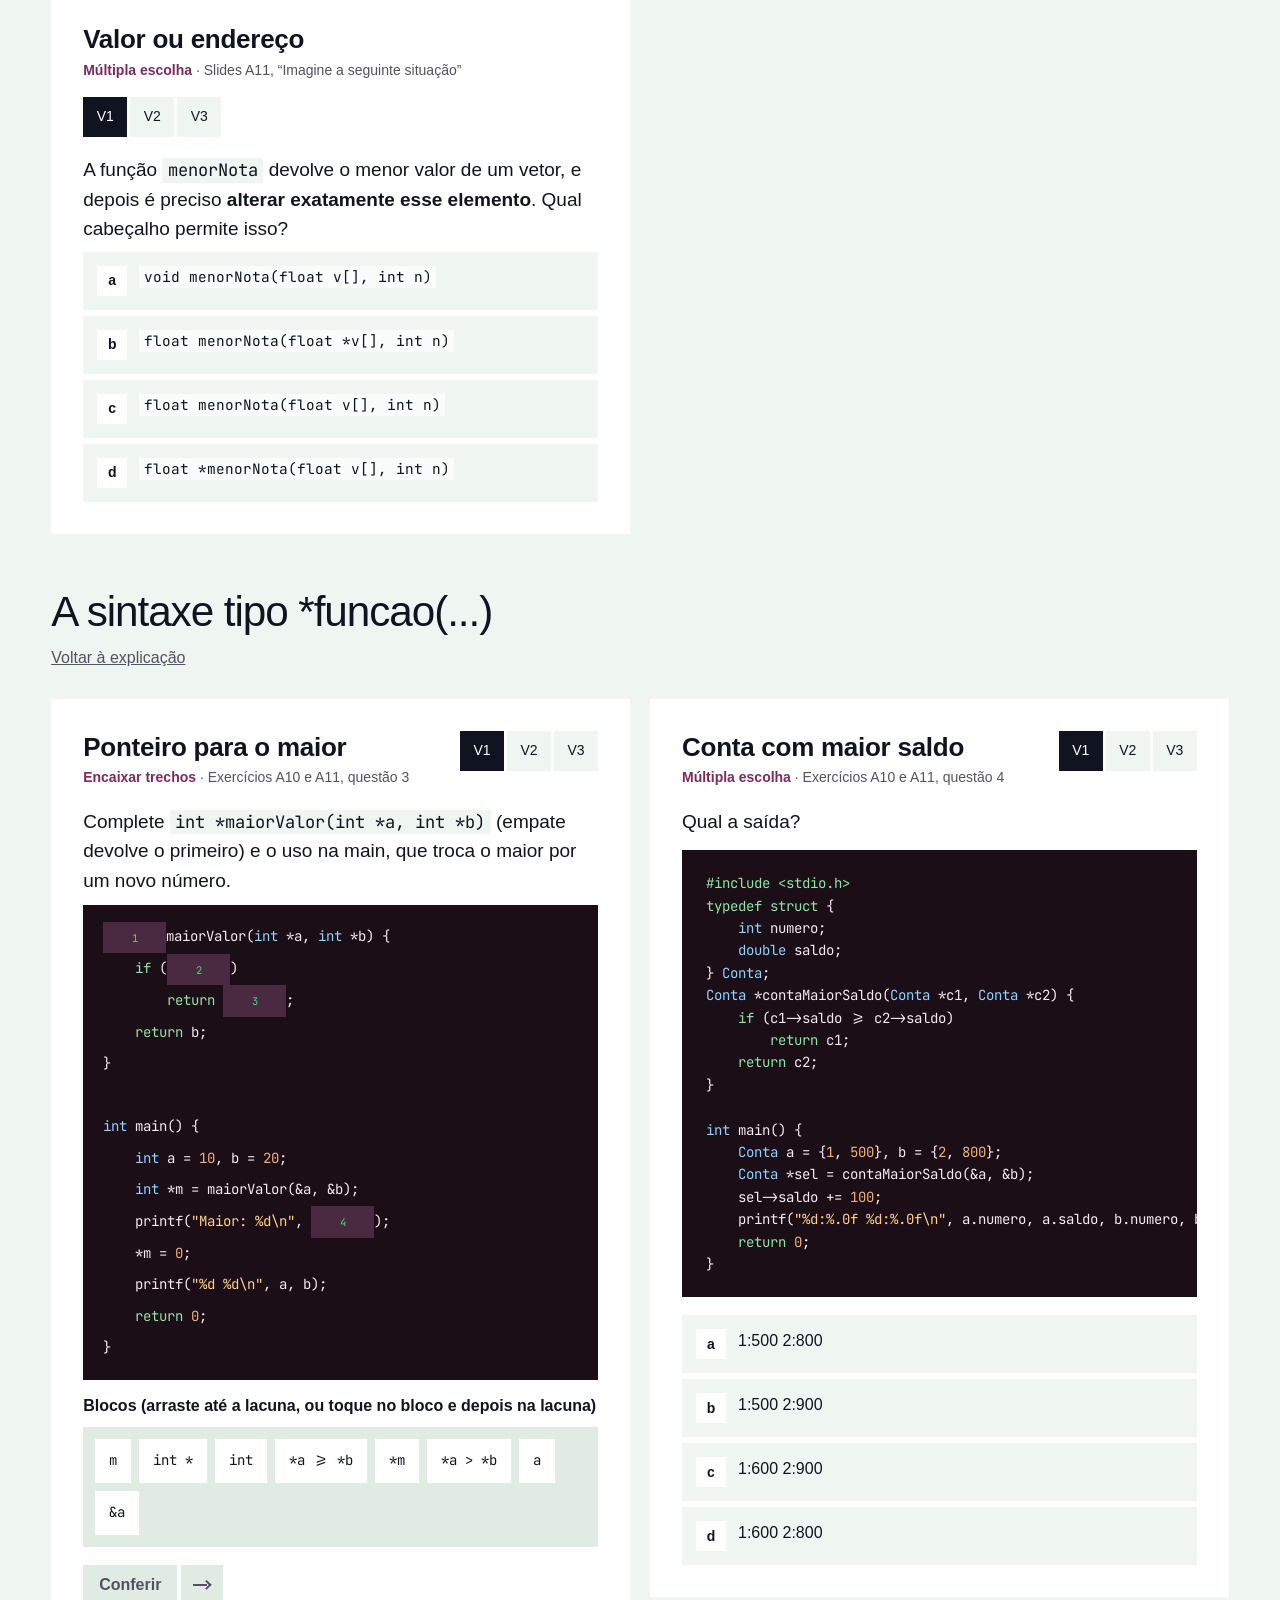
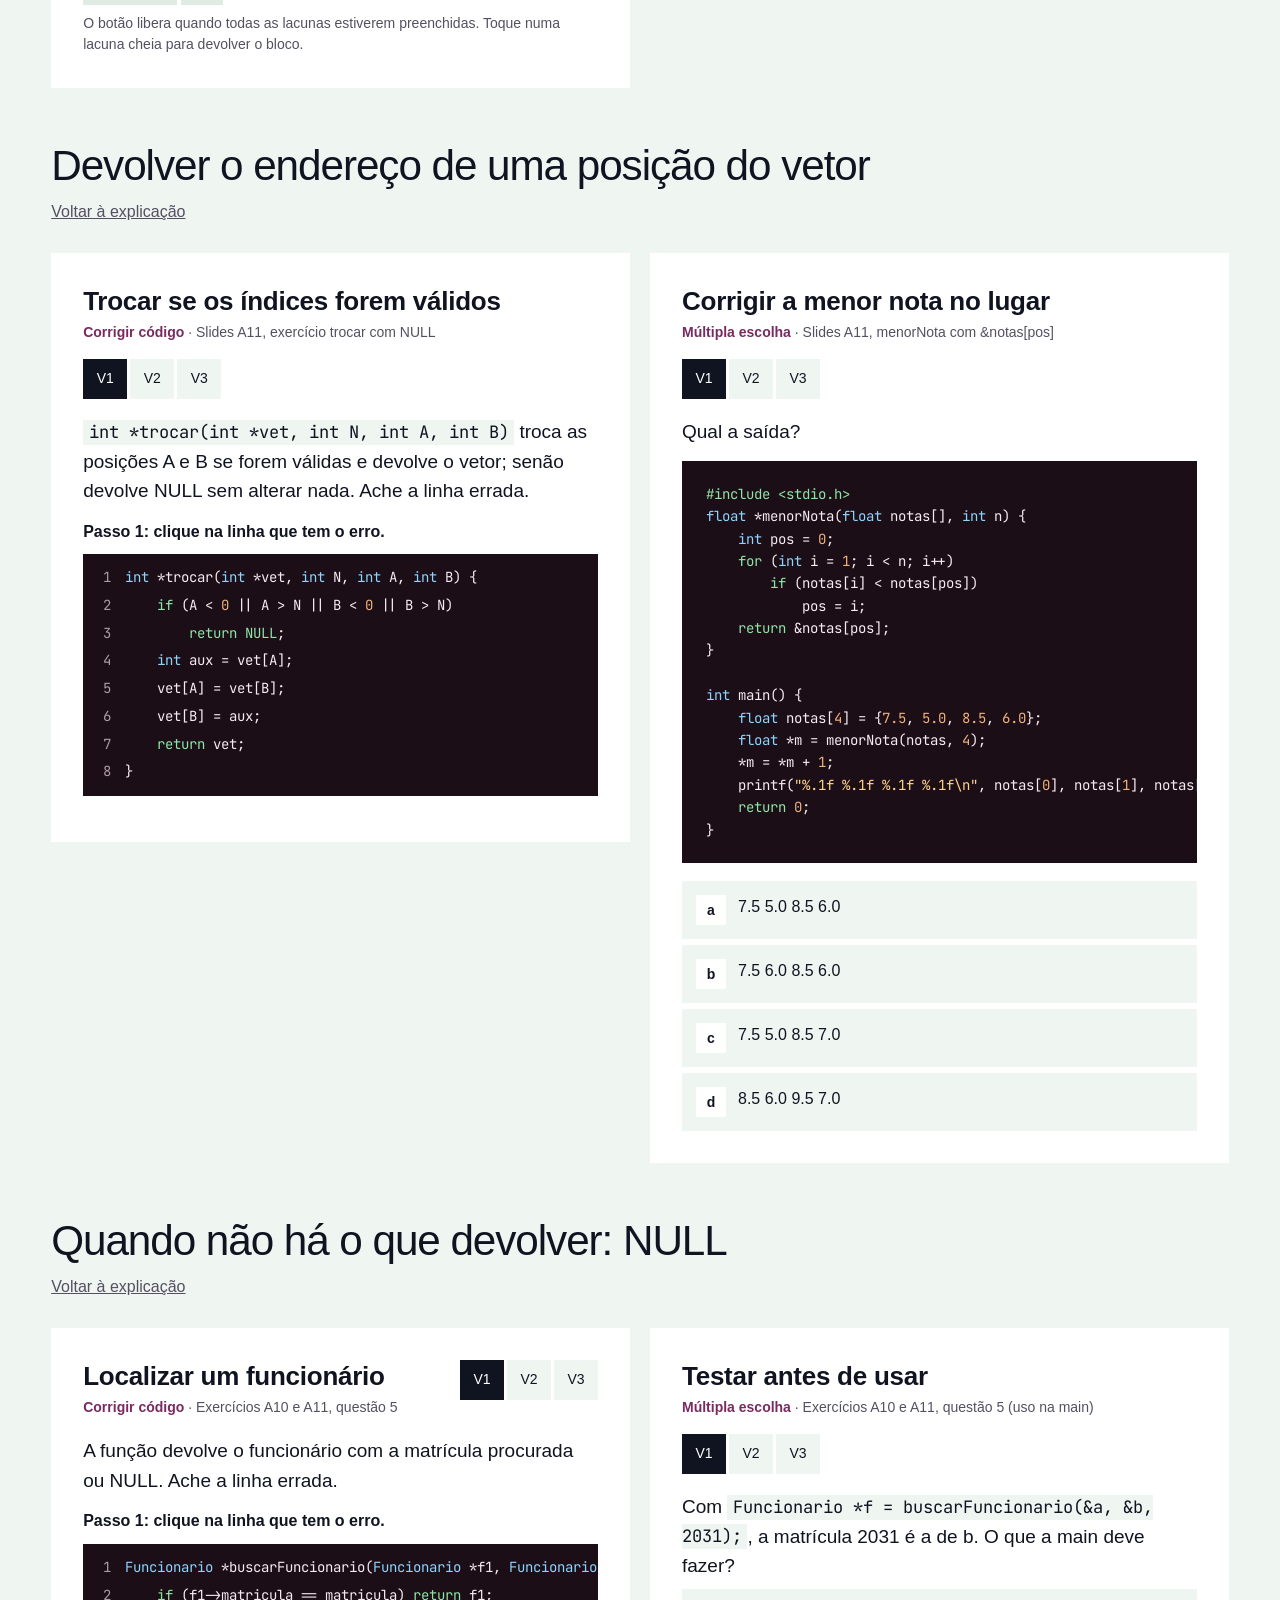
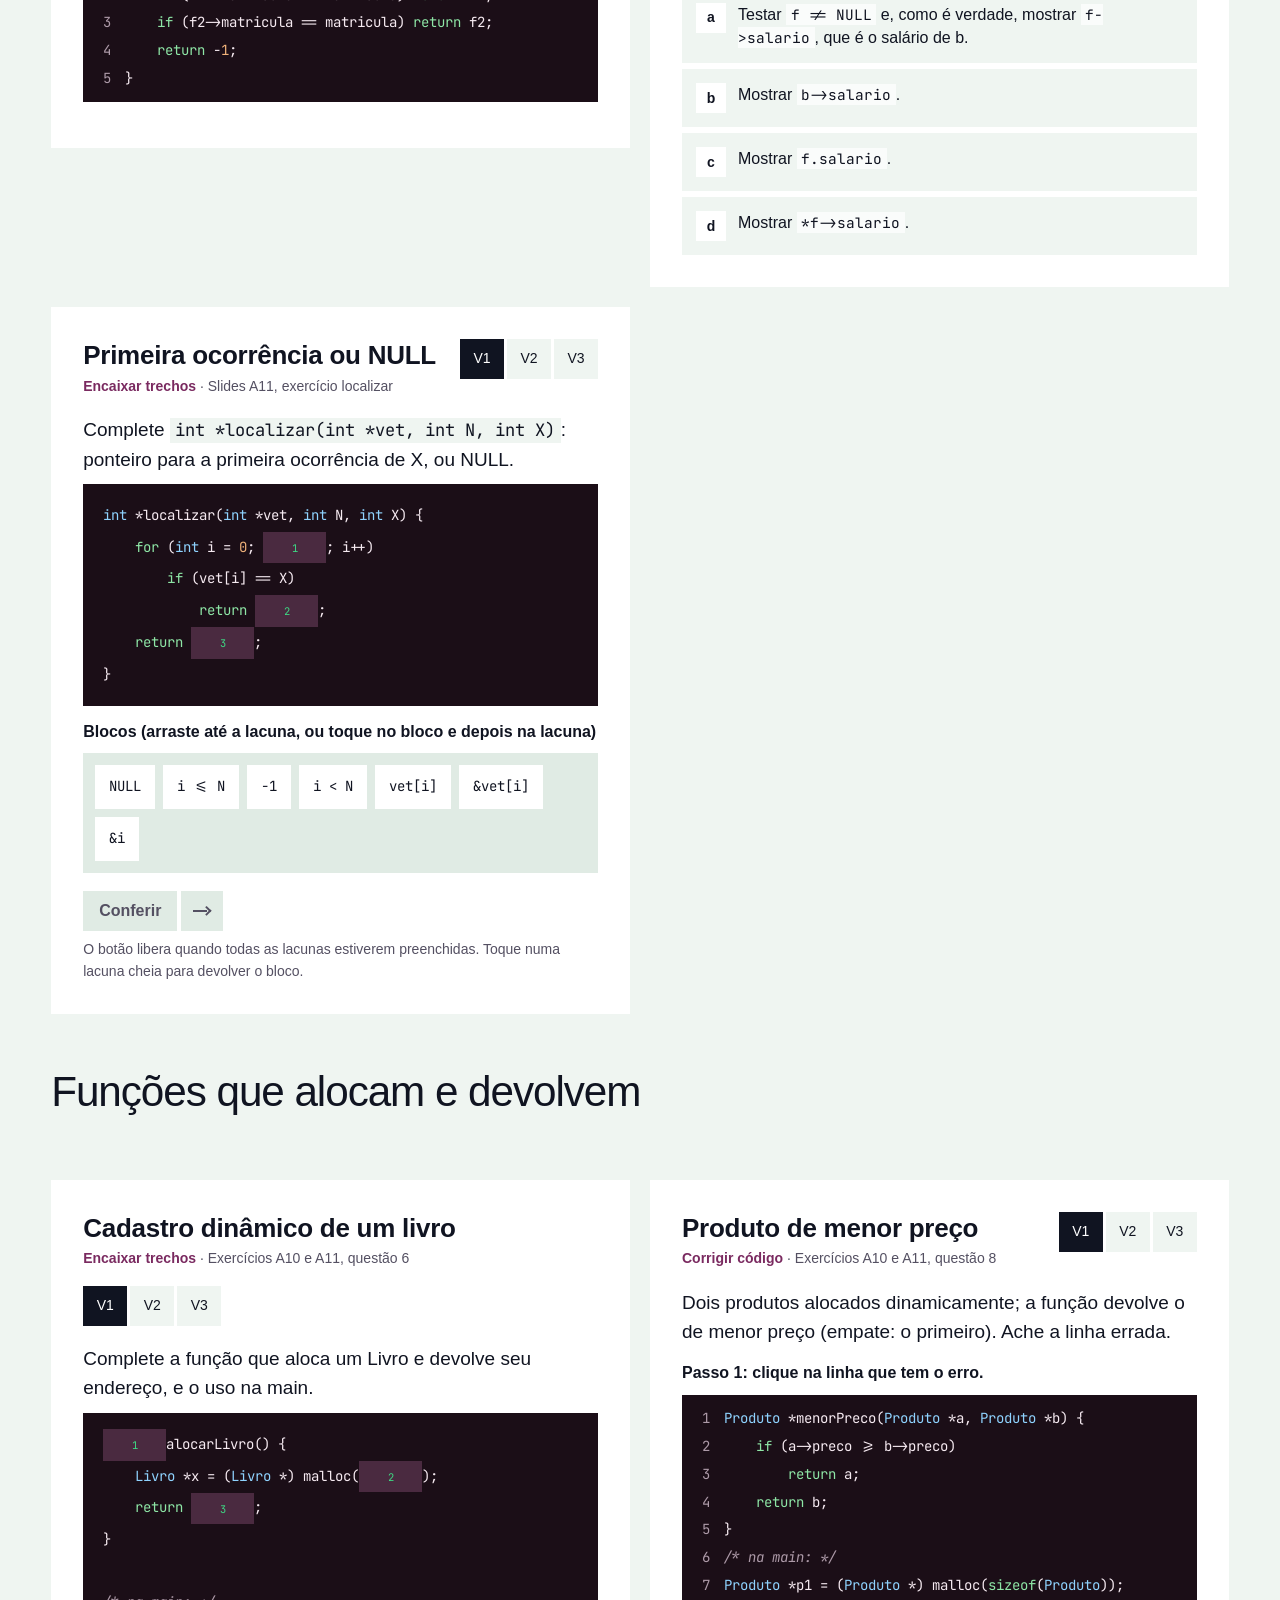
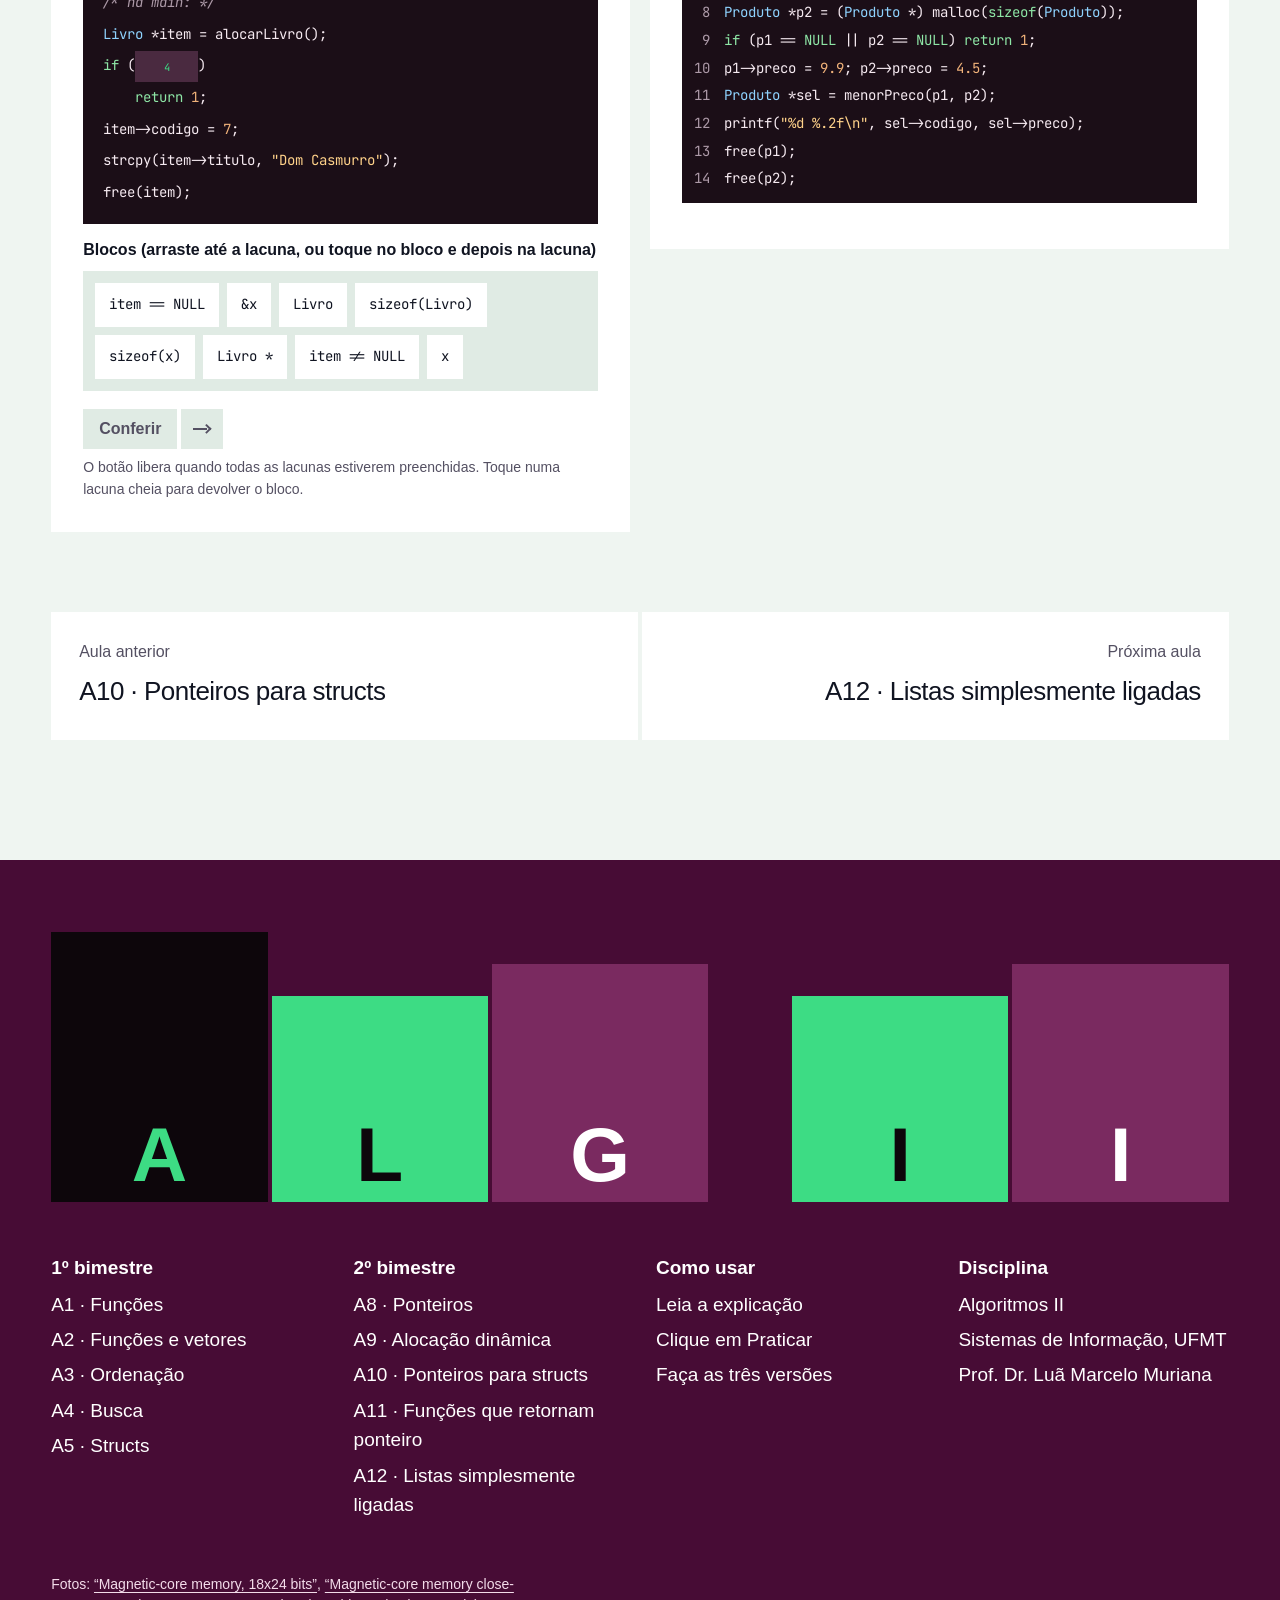
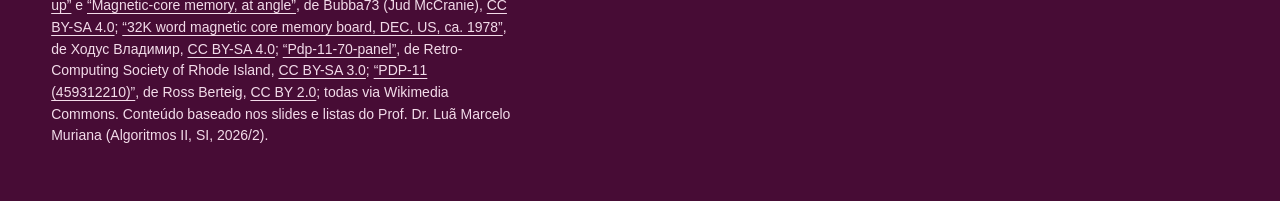
<file: a11.html>
<!doctype html>
<html lang="pt-BR">
<head>
<meta charset="utf-8">
<meta name="viewport" content="width=device-width, initial-scale=1">
<title>A11 · Funções que retornam ponteiro | Algoritmos II</title>
<meta name="description" content="Às vezes o resultado não é um valor, e sim um lugar. A função devolve o endereço de onde a resposta está, e quem chamou pode ler ou alterar ali mesmo.">
<link rel="preconnect" href="https://api.fontshare.com">
<link rel="preconnect" href="https://fonts.googleapis.com">
<link rel="preconnect" href="https://fonts.gstatic.com" crossorigin>
<link href="https://api.fontshare.com/v2/css?f[]=roundo@400,500,600&display=swap" rel="stylesheet">
<link href="https://fonts.googleapis.com/css2?family=JetBrains+Mono:wght@400;600&display=swap" rel="stylesheet">
<link rel="stylesheet" href="css/site.css">
<link rel="icon" href="data:image/svg+xml,%3Csvg xmlns=%22http://www.w3.org/2000/svg%22 viewBox=%220 0 32 32%22%3E%3Crect x=%222%22 y=%228%22 width=%2218%22 height=%2216%22 fill=%22%233ddc84%22/%3E%3Crect x=%2222%22 y=%228%22 width=%228%22 height=%2216%22 fill=%22%23470c35%22/%3E%3C/svg%3E">
</head>
<body data-aula="a11">
<header class="bar"><div class="wrap"><a class="mark" href="index.html"><i aria-hidden="true"></i>Algoritmos II</a><nav aria-label="Principal"><a href="index.html" class="hide-s">Início</a><a href="index.html#bim1">1º<span class="hide-s"> bimestre</span></a><a href="index.html#bim2" aria-current="page">2º<span class="hide-s"> bimestre</span></a></nav></div></header>
<main>
<header class="hero aula"><div class="wrap"><span class="kicker-num">A11 · 2º bimestre</span><h1 class="rv">Retorno de ponteiro</h1><p class="lede rv" style="--i:1">Às vezes o resultado não é um valor, e sim um lugar. A função devolve o endereço de onde a resposta está, e quem chamou pode ler ou alterar ali mesmo.</p><a class="btn rv" style="--i:2" href="#exercicios"><span>Ir aos exercícios</span><span><i class="arrow"></i></span></a><p class="meta rv" style="--i:3">10 exercícios desta aula, cada um em 3 versões. Material de origem: slides “A11 - Funções com Retorno de Ponteiro” e “Exercícios A10 e A11” (questões 3, 4, 5, 6 e 8).</p></div><div class="giant" aria-hidden="true"><div class="val shutter"><img src="assets/pdp-11-70-panel.jpg" alt="" width="1400" height="933"></div><div class="ptr"></div></div></header>
<div class="wrap aula-body"><nav class="toc" aria-label="Nesta aula"><h2>Nesta aula</h2><ol><li><a href="#t-motivacao">Saber o valor ou saber onde ele está</a></li><li><a href="#t-sintaxe">A sintaxe tipo *funcao(...)</a></li><li><a href="#t-vetor">Devolver o endereço de uma posição do vetor</a></li><li><a href="#t-null">Quando não há o que devolver: NULL</a></li><li><a href="#t-alocar">Funções que alocam e devolvem</a></li></ol><a class="btn small alt" href="#exercicios"><span>Exercícios</span><span><i class="arrow"></i></span></a></nav><article class="texto">
<section id="t-motivacao">
<h2>Saber o valor ou saber onde ele está</h2>
<p>Com <code>float notas[5] = {7.5, 5.0, 8.5, 6.0, 9.0};</code>, achar a menor nota é fácil:</p>
<pre><code>float menorNota(float notas[], int n) {
    float menor = notas[0];
    for (int i = 1; i &lt; n; i++)
        if (notas[i] &lt; menor)
            menor = notas[i];
    return menor;
}</code></pre>
<p>Mas a função devolve uma <strong>cópia</strong>: 5.0. Se depois for preciso corrigir exatamente essa nota no vetor, o 5.0 sozinho não diz em que posição ela está. Funções que devolvem <code>int</code>, <code>float</code> ou <code>char</code> entregam o valor, não a localização.</p>
<p>A saída é a função devolver o <strong>endereço</strong> da menor nota.</p>
<div class="praticar-row"><a class="btn" href="#p-t-motivacao"><span>Praticar</span><span><i class="arrow"></i></span></a><small>1 exercício, 3 versões cada</small></div></section>

<section id="t-sintaxe">
<h2>A sintaxe tipo *funcao(...)</h2>
<pre><code>tipo *nome_funcao(parametros) {
    tipo *ptr;
    /* comandos */
    return ptr;
}</code></pre>
<p>O <code>*</code> antes do nome diz que o retorno é um ponteiro para <code>tipo</code>. Exemplo dos slides: entre dois inteiros, devolver o endereço do maior.</p>
<pre><code>int *maior(int *p, int *q) {
    if (*p &gt; *q)
        return p;
    else
        return q;
}

int main() {
    int a = 10, b = 20;
    int *resultado = maior(&amp;a, &amp;b);
    printf("Maior: %d\n", *resultado);
    *resultado = 0;                 /* zera b, a variável que tinha o maior */
    printf("%d %d\n", a, b);
}</code></pre>
<pre class="saida">Maior: 20
10 0</pre>
<ul>
<li><code>p</code> e <code>q</code> já guardam endereços, então o <code>return</code> não usa <code>&amp;</code>.</li>
<li>Quem chama guarda o retorno num ponteiro do mesmo tipo (<code>int *resultado</code>) e usa <code>*</code> para ler ou alterar.</li>
</ul>
<div class="mem" data-mem="a=10@0x1000; b=0@0x1004; resultado->b@0x2000" data-legenda="resultado recebeu o endereço de b; *resultado = 0 escreveu em b."></div>
<div class="praticar-row"><a class="btn" href="#p-t-sintaxe"><span>Praticar</span><span><i class="arrow"></i></span></a><small>2 exercícios, 3 versões cada</small></div></section>

<section id="t-vetor">
<h2>Devolver o endereço de uma posição do vetor</h2>
<pre><code>float *menorNota(float notas[], int n) {
    int pos = 0;
    for (int i = 1; i &lt; n; i++)
        if (notas[i] &lt; notas[pos])
            pos = i;
    return &amp;notas[pos];
}</code></pre>
<p><code>pos</code> guarda o índice da menor nota; <code>notas[pos]</code> é o valor (5.0); <code>&amp;notas[pos]</code> é o endereço onde o 5.0 está. Como a função foi declarada <code>float *</code>, ela precisa devolver um endereço, e é ele que vai no <code>return</code>.</p>
<pre><code>float *m = menorNota(notas, 5);
*m = 6.0;     /* a nota 5.0 foi corrigida direto no vetor */</code></pre>
<div class="nota alerta"><b>Nunca devolva o endereço de uma variável local</b>Uma variável declarada dentro da função deixa de existir quando ela termina. Devolver <code>&amp;menor</code> (local) entrega um endereço inválido. Devolva endereços de coisas que continuam vivas: parâmetros que já eram ponteiros, posições do vetor recebido ou memória alocada com <code>malloc</code>.</div>
<div class="praticar-row"><a class="btn" href="#p-t-vetor"><span>Praticar</span><span><i class="arrow"></i></span></a><small>2 exercícios, 3 versões cada</small></div></section>

<section id="t-null">
<h2>Quando não há o que devolver: NULL</h2>
<p>Uma busca pode não encontrar nada. Nesse caso a função devolve <code>NULL</code>, e quem chama testa antes de usar.</p>
<pre><code>int *buscar(int vet[], int n, int valor) {
    for (int i = 0; i &lt; n; i++)
        if (vet[i] == valor)
            return &amp;vet[i];   /* achou: endereço do elemento */
    return NULL;              /* não achou */
}

int *r = buscar(v, 6, 42);
if (r != NULL)
    printf("Achei: %d\n", *r);
else
    printf("Nao encontrado\n");</code></pre>
<p>O mesmo vale para structs: <code>Funcionario *buscarFuncionario(Funcionario *f1, Funcionario *f2, int matricula)</code> devolve <code>f1</code>, <code>f2</code> ou <code>NULL</code>.</p>
<div class="praticar-row"><a class="btn" href="#p-t-null"><span>Praticar</span><span><i class="arrow"></i></span></a><small>3 exercícios, 3 versões cada</small></div></section>

<section id="t-alocar">
<h2>Funções que alocam e devolvem</h2>
<p>O caso mais comum de retorno de ponteiro: a função chama <code>malloc</code>, confere, e devolve o endereço do bloco novo. A memória alocada continua existindo depois que a função termina, então devolver esse endereço é seguro.</p>
<pre><code>typedef struct { int codigo; char titulo[81]; double preco; } Livro;

Livro *alocarLivro() {
    Livro *l = (Livro *) malloc(sizeof(Livro));
    return l;              /* pode ser NULL se faltou memória */
}

int main() {
    Livro *livro = alocarLivro();
    if (livro == NULL) return 1;
    livro-&gt;codigo = 7;
    /* ... preencher, exibir ... */
    free(livro);
    return 0;
}</code></pre>
<p>Ponteiros devolvidos também servem para escolher entre duas structs: <code>Produto *menorPreco(Produto *a, Produto *b)</code> devolve <code>a</code> ou <code>b</code>, e a <code>main</code> mostra os dados pelo ponteiro escolhido.</p>
<div class="praticar-row"><a class="btn" href="#p-t-alocar"><span>Praticar</span><span><i class="arrow"></i></span></a><small>2 exercícios, 3 versões cada</small></div></section>
</article></div>
<section class="exercicios" id="exercicios"><div class="wrap"><h2>Exercícios</h2><div class="ex-intro"><p>Todas as questões das listas do professor desta aula, convertidas para marcar, corrigir ou encaixar. Cada uma tem três versões com dados diferentes: faça a V1, confira, e repita o raciocínio na V2 e na V3.</p><div class="placar" aria-live="polite"><div><b data-k="ok">0</b><span>versões certas</span></div><div><b data-k="err">0</b><span>para revisar</span></div><div><b data-k="tot">0</b><span>versões no total</span></div><button type="button" class="zerar">Zerar progresso desta aula</button></div></div><div class="ex-group" id="p-t-motivacao" data-topic="t-motivacao"><h3>Saber o valor ou saber onde ele está</h3><a class="back" href="#t-motivacao">Voltar à explicação</a><div class="ex-list"></div></div><div class="ex-group" id="p-t-sintaxe" data-topic="t-sintaxe"><h3>A sintaxe tipo *funcao(...)</h3><a class="back" href="#t-sintaxe">Voltar à explicação</a><div class="ex-list"></div></div><div class="ex-group" id="p-t-vetor" data-topic="t-vetor"><h3>Devolver o endereço de uma posição do vetor</h3><a class="back" href="#t-vetor">Voltar à explicação</a><div class="ex-list"></div></div><div class="ex-group" id="p-t-null" data-topic="t-null"><h3>Quando não há o que devolver: NULL</h3><a class="back" href="#t-null">Voltar à explicação</a><div class="ex-list"></div></div><div class="ex-group" id="p-t-alocar" data-topic="t-alocar"><h3>Funções que alocam e devolvem</h3><a class="back" href="#t-alocar">Voltar à explicação</a><div class="ex-list"></div></div><nav class="vizinhas" aria-label="Outras aulas"><a href="a10.html"><span>Aula anterior</span><b>A10 · Ponteiros para structs</b></a><a class="prox" href="a12.html"><span>Próxima aula</span><b>A12 · Listas simplesmente ligadas</b></a></nav></div></section>
</main>
<footer class="foot"><div class="wrap"><div class="blocks" aria-hidden="true"><span>A</span><span>L</span><span>G</span><span class="sp"></span><span>I</span><span>I</span></div><div class="cols"><div><h2>1º bimestre</h2><ul><li><a href="a1.html">A1 · Funções</a></li><li><a href="a2.html">A2 · Funções e vetores</a></li><li><a href="a3.html">A3 · Ordenação</a></li><li><a href="a4.html">A4 · Busca</a></li><li><a href="a5.html">A5 · Structs</a></li></ul></div><div><h2>2º bimestre</h2><ul><li><a href="a8.html">A8 · Ponteiros</a></li><li><a href="a9.html">A9 · Alocação dinâmica</a></li><li><a href="a10.html">A10 · Ponteiros para structs</a></li><li><a href="a11.html">A11 · Funções que retornam ponteiro</a></li><li><a href="a12.html">A12 · Listas simplesmente ligadas</a></li></ul></div><div><h2>Como usar</h2><ul><li>Leia a explicação</li><li>Clique em Praticar</li><li>Faça as três versões</li></ul></div><div><h2>Disciplina</h2><ul><li>Algoritmos II</li><li>Sistemas de Informação, UFMT</li><li>Prof. Dr. Luã Marcelo Muriana</li></ul></div></div><p class="credits">Fotos: <a href="https://commons.wikimedia.org/w/index.php?curid=39746473">“Magnetic-core memory, 18x24 bits”</a>, <a href="https://commons.wikimedia.org/w/index.php?curid=39746489">“Magnetic-core memory close-up”</a> e <a href="https://commons.wikimedia.org/w/index.php?curid=39772980">“Magnetic-core memory, at angle”</a>, de Bubba73 (Jud McCranie), <a href="https://creativecommons.org/licenses/by-sa/4.0/">CC BY-SA 4.0</a>; <a href="https://commons.wikimedia.org/w/index.php?curid=142438693">“32K word magnetic core memory board, DEC, US, ca. 1978”</a>, de Ходус Владимир, <a href="https://creativecommons.org/licenses/by-sa/4.0/">CC BY-SA 4.0</a>; <a href="https://commons.wikimedia.org/w/index.php?curid=4656367">“Pdp-11-70-panel”</a>, de Retro-Computing Society of Rhode Island, <a href="https://creativecommons.org/licenses/by-sa/3.0/">CC BY-SA 3.0</a>; <a href="https://commons.wikimedia.org/w/index.php?curid=3299932">“PDP-11 (459312210)”</a>, de Ross Berteig, <a href="https://creativecommons.org/licenses/by/2.0/">CC BY 2.0</a>; todas via Wikimedia Commons. Conteúdo baseado nos slides e listas do Prof. Dr. Luã Marcelo Muriana (Algoritmos II, SI, 2026/2).</p></div></footer>
<script src="js/site.js"></script>
<script src="data/a11.js"></script>
<script src="js/quiz.js"></script>
</body>
</html>
</file>
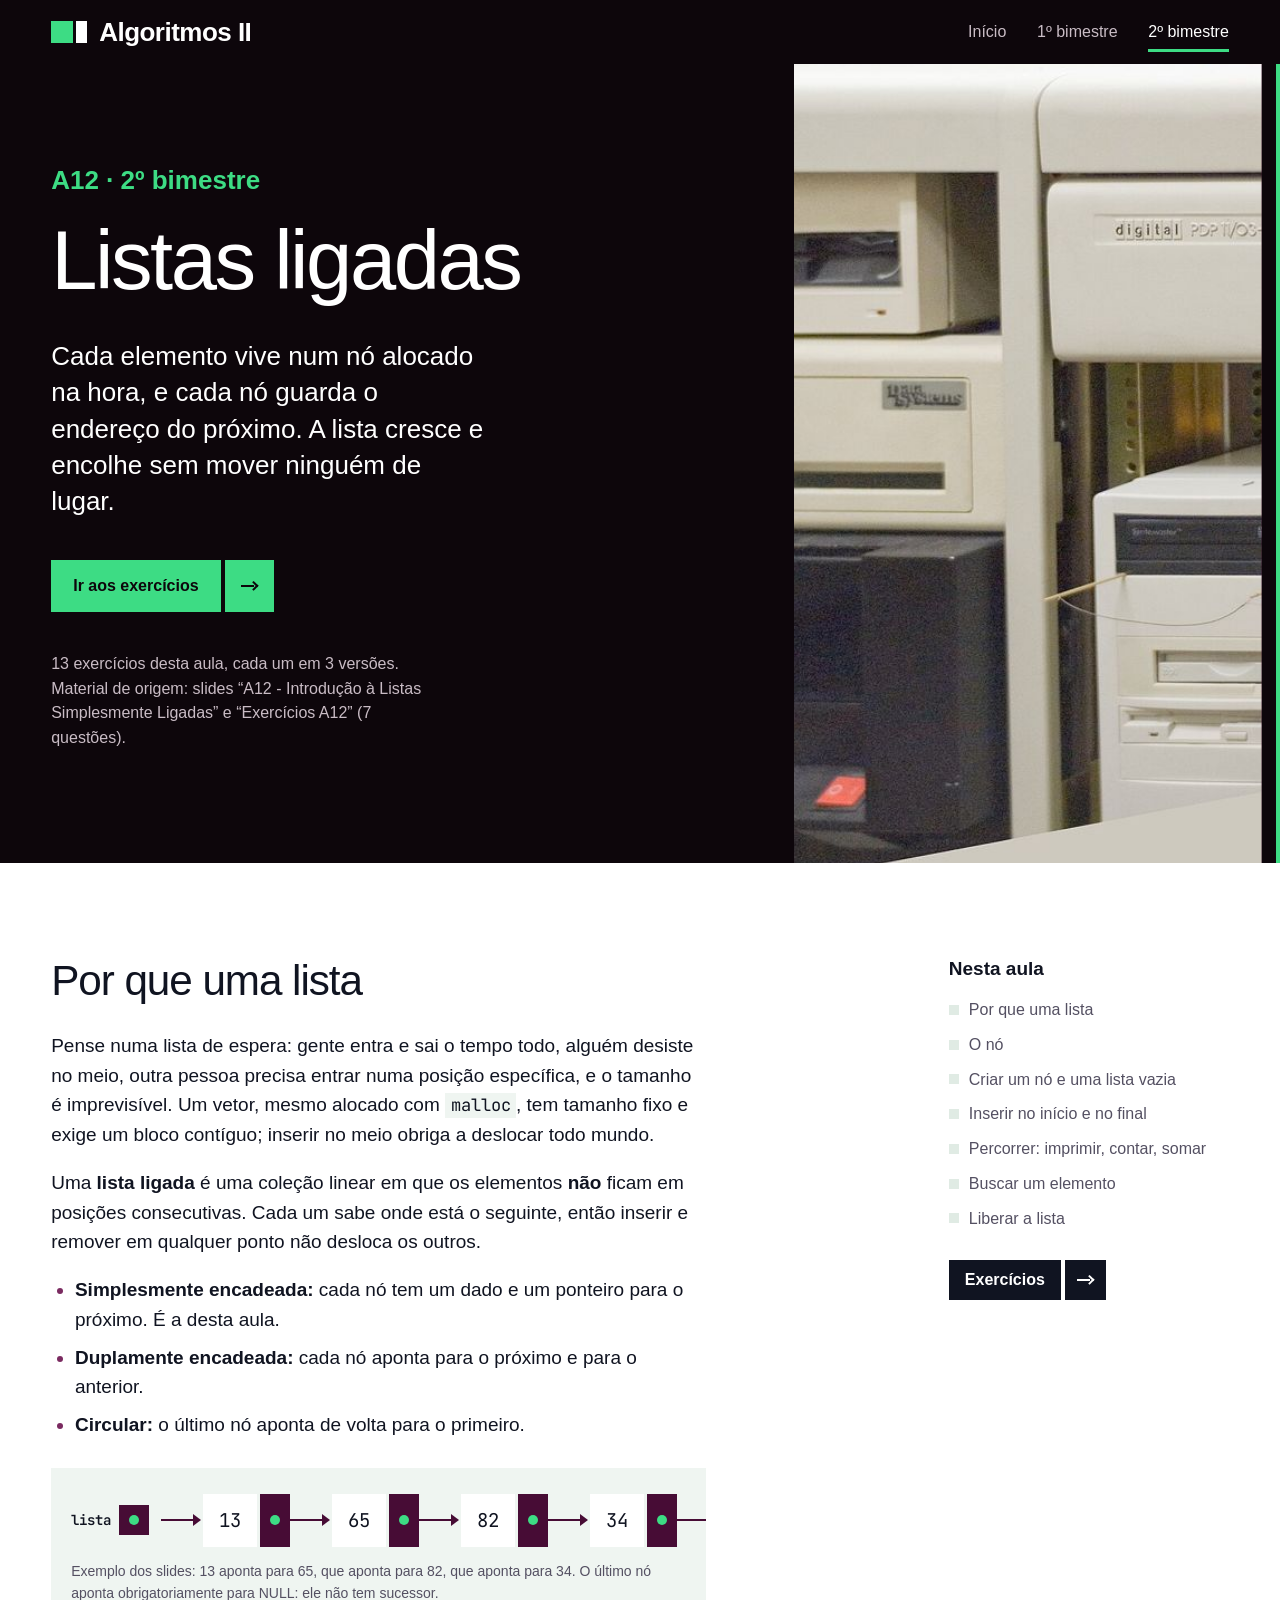
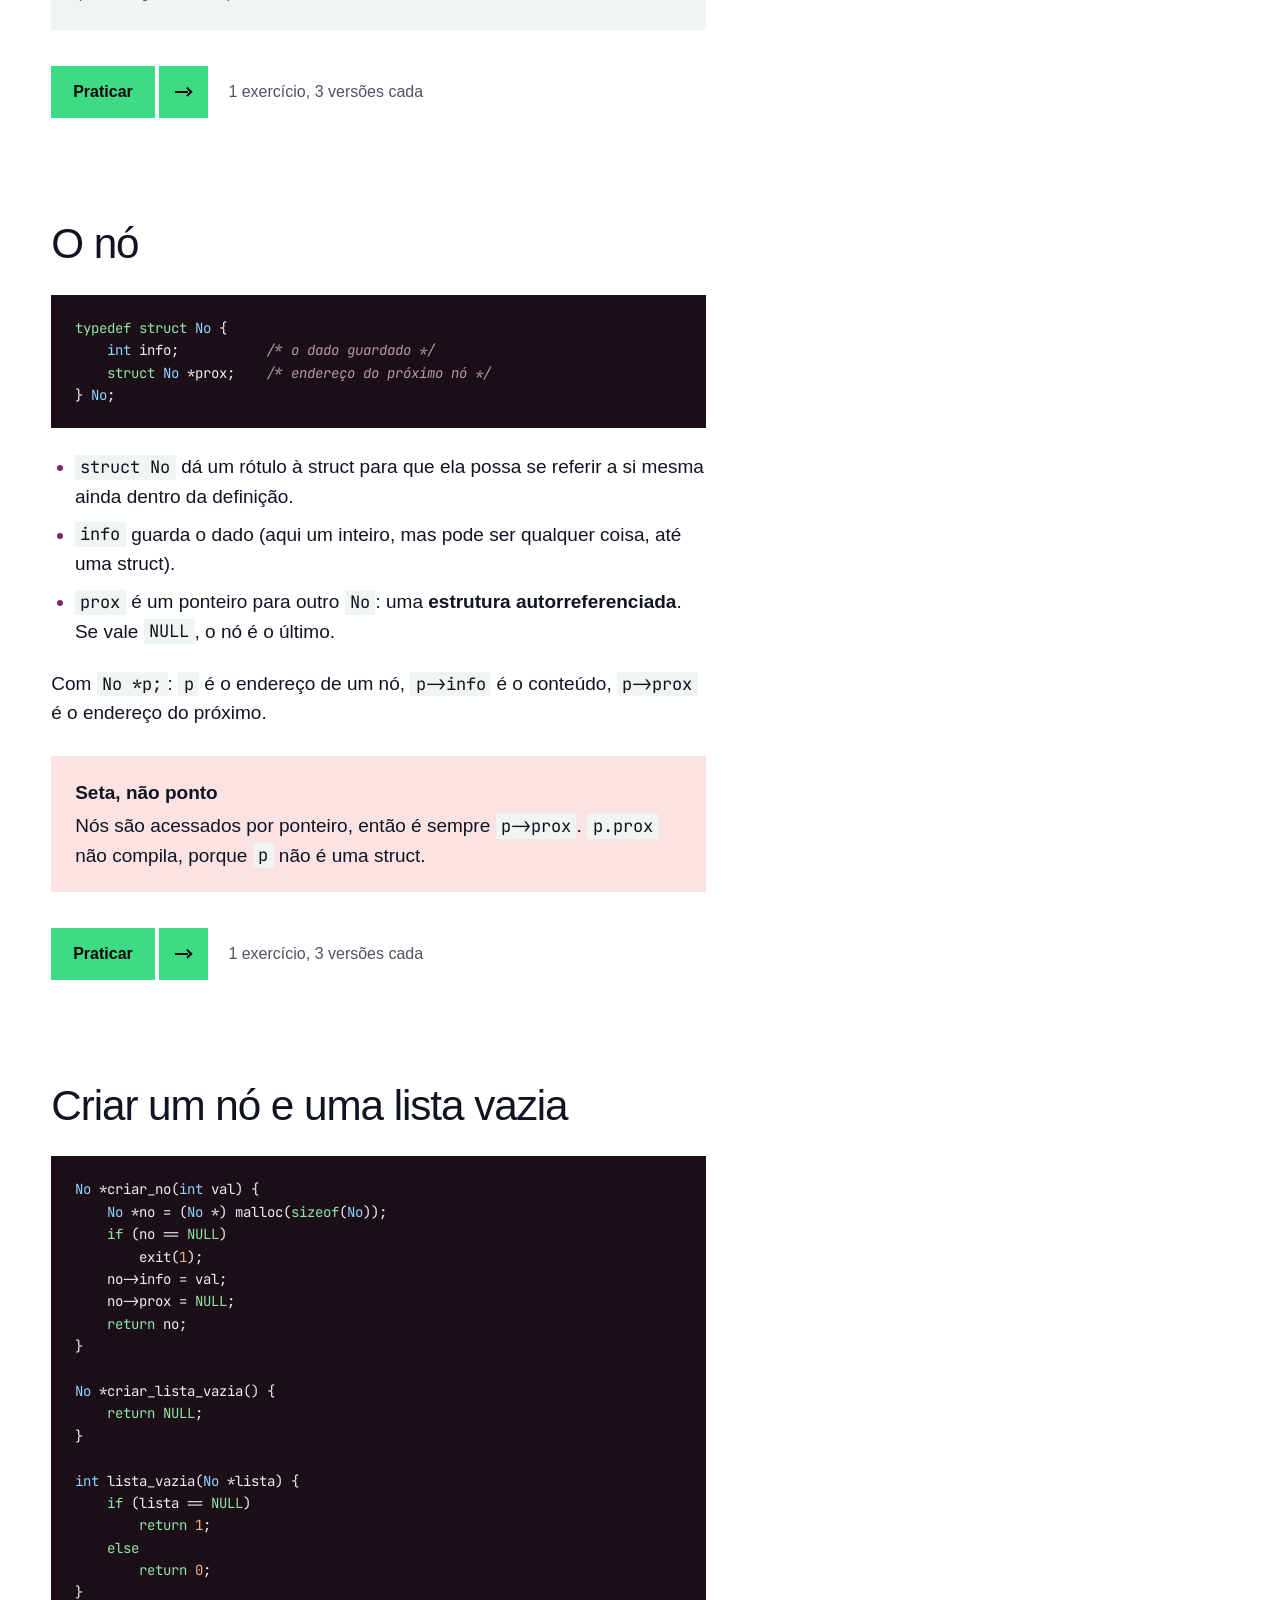
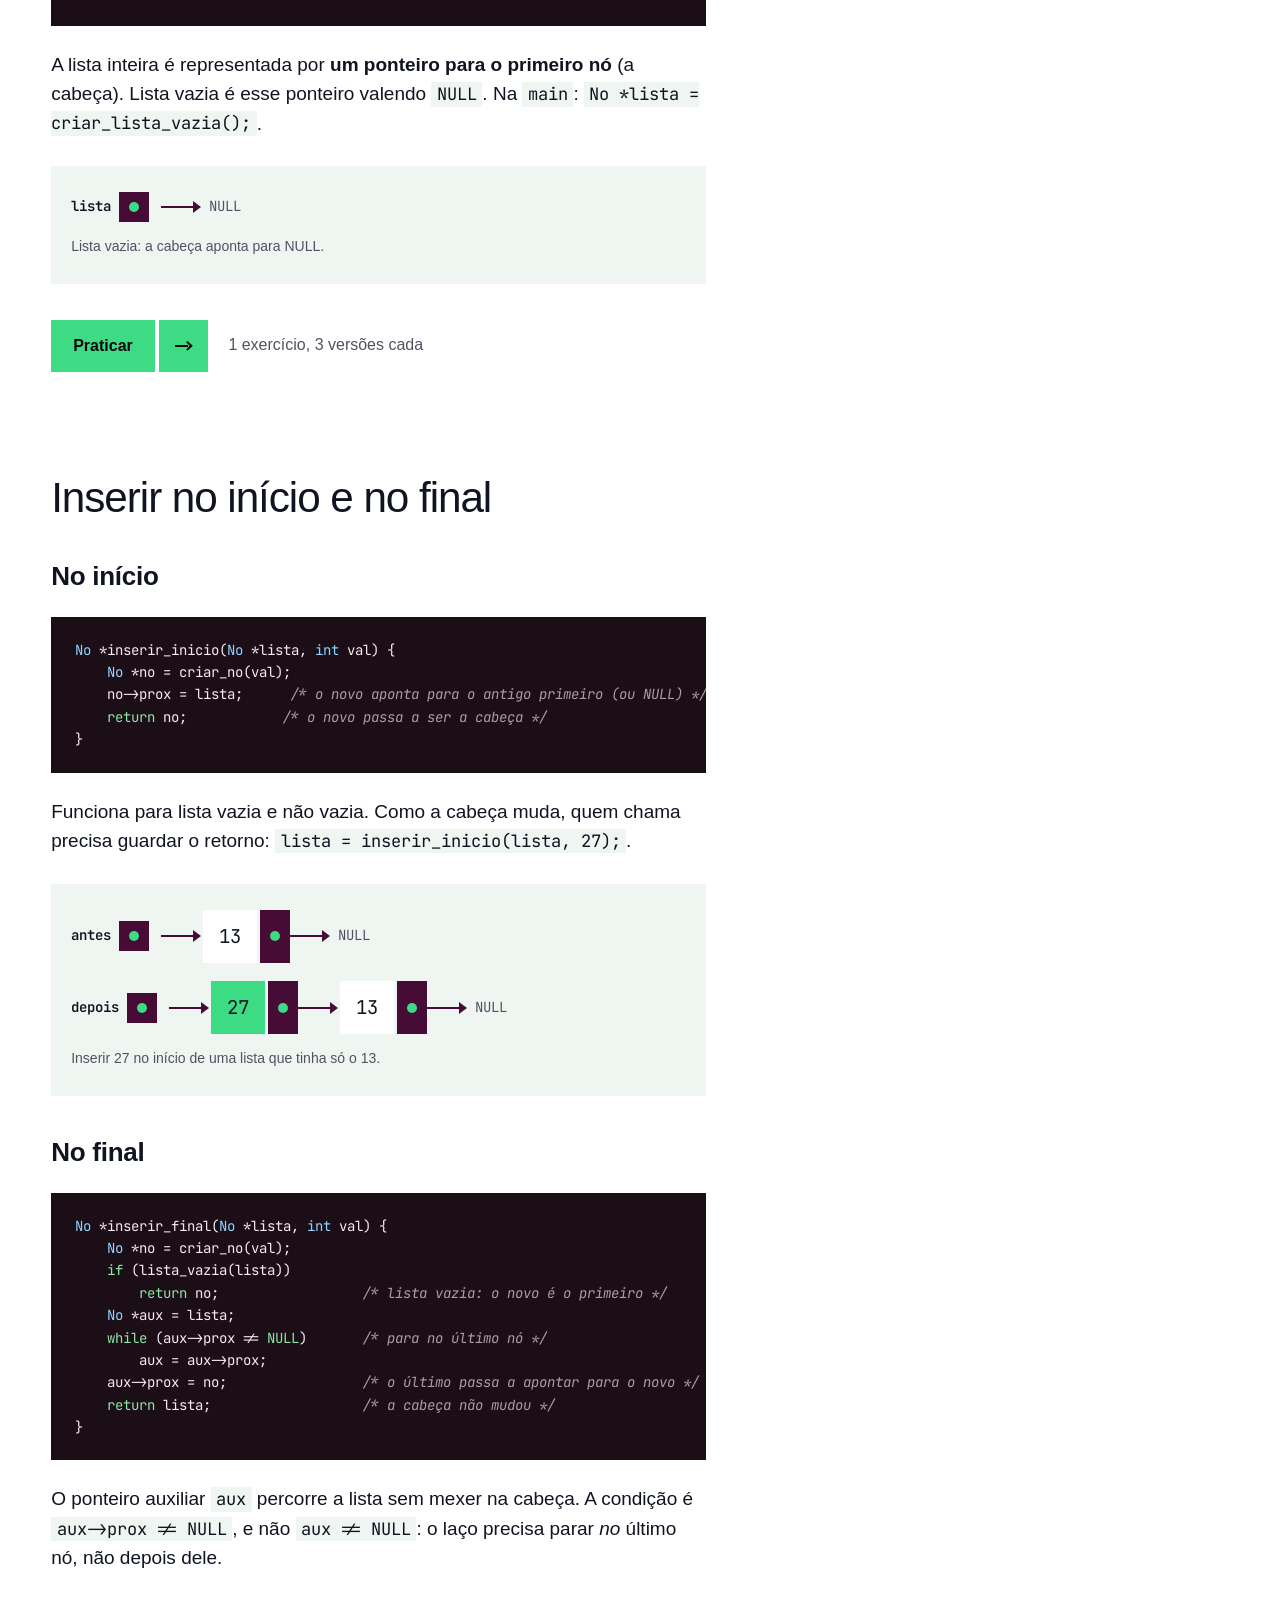
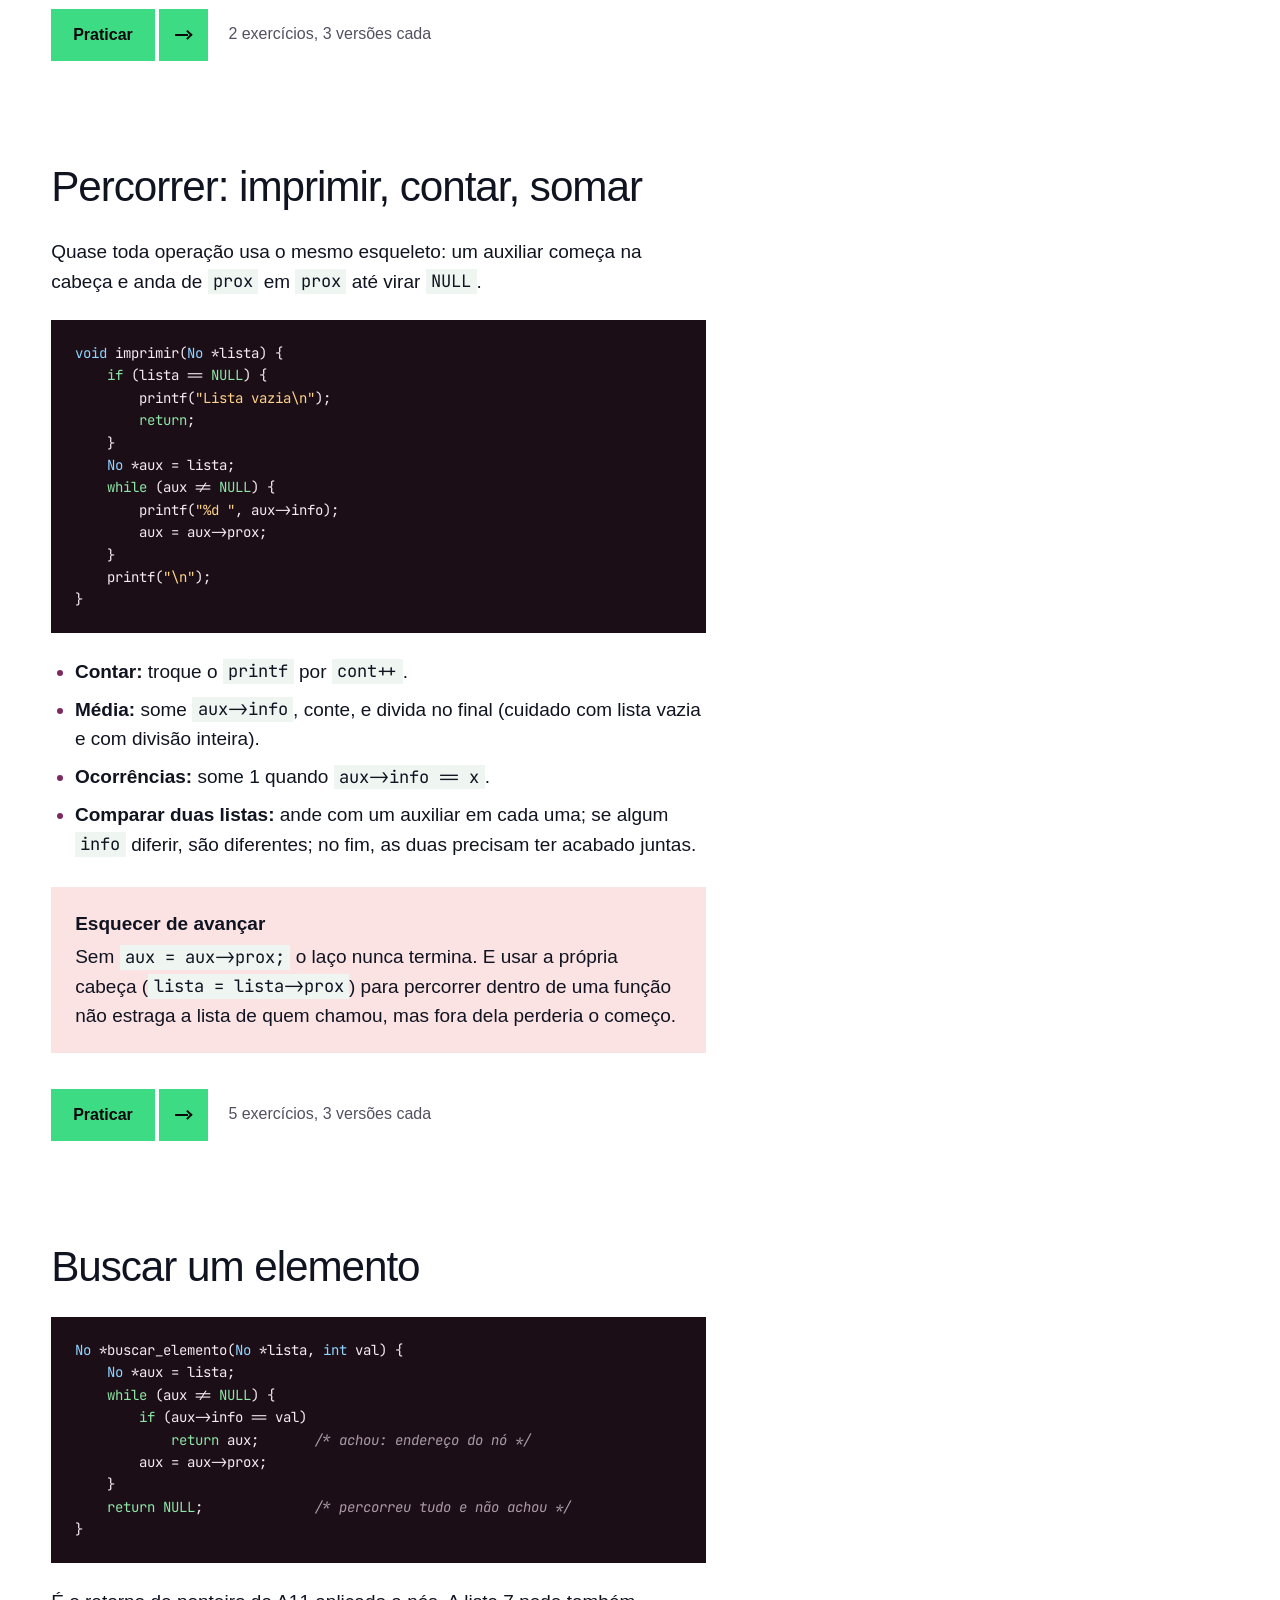
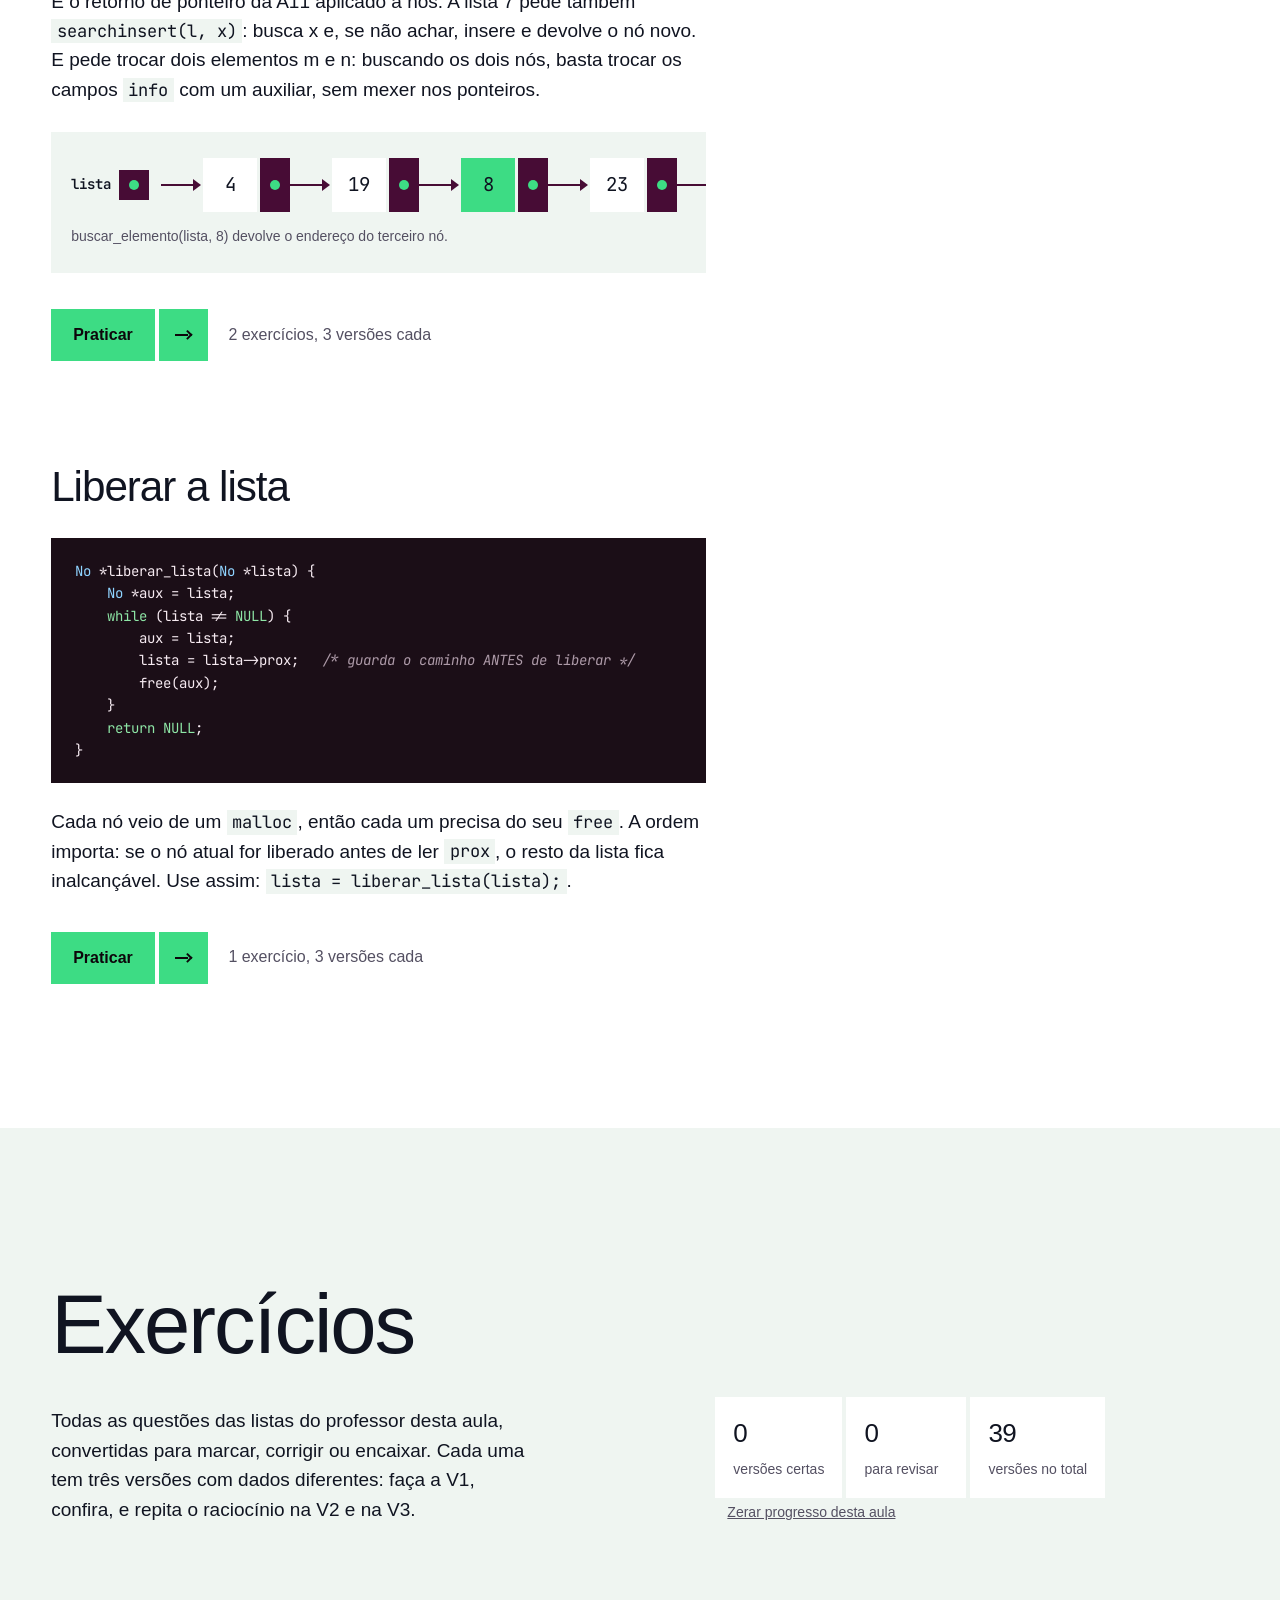
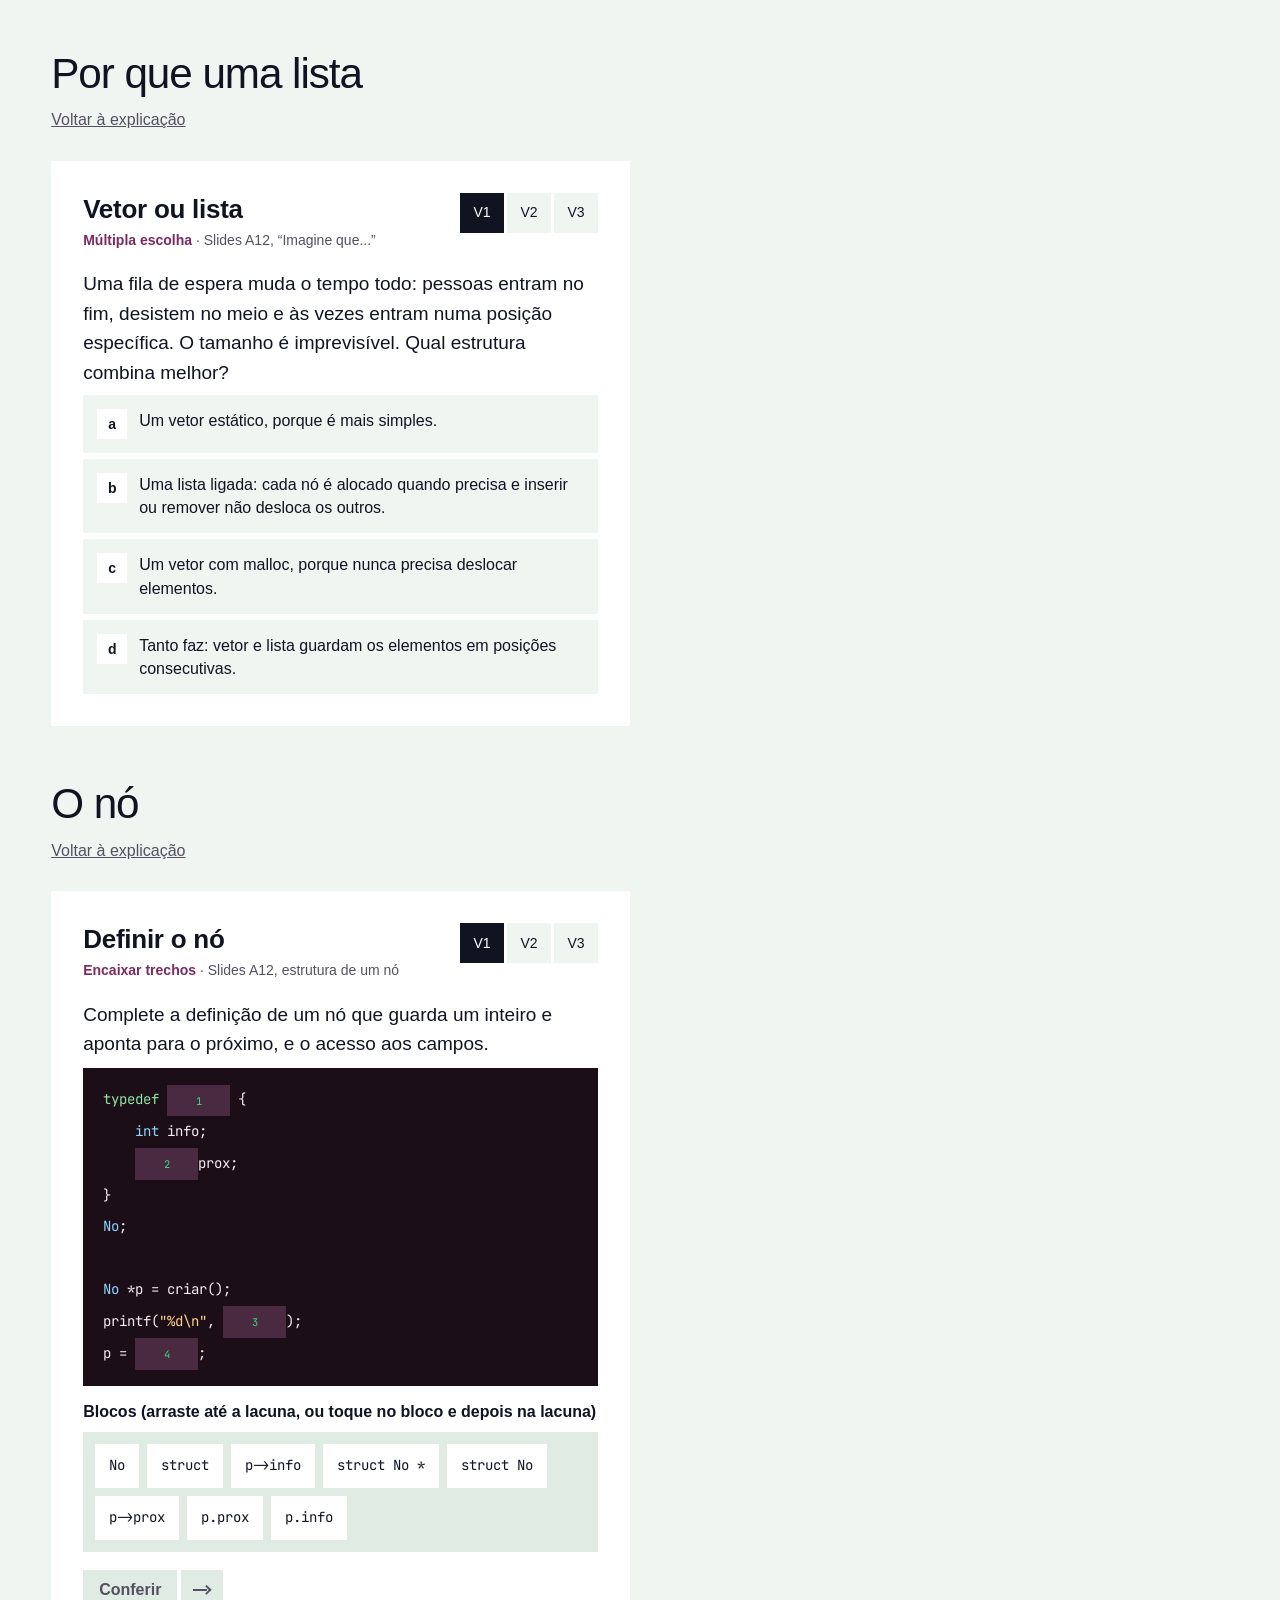
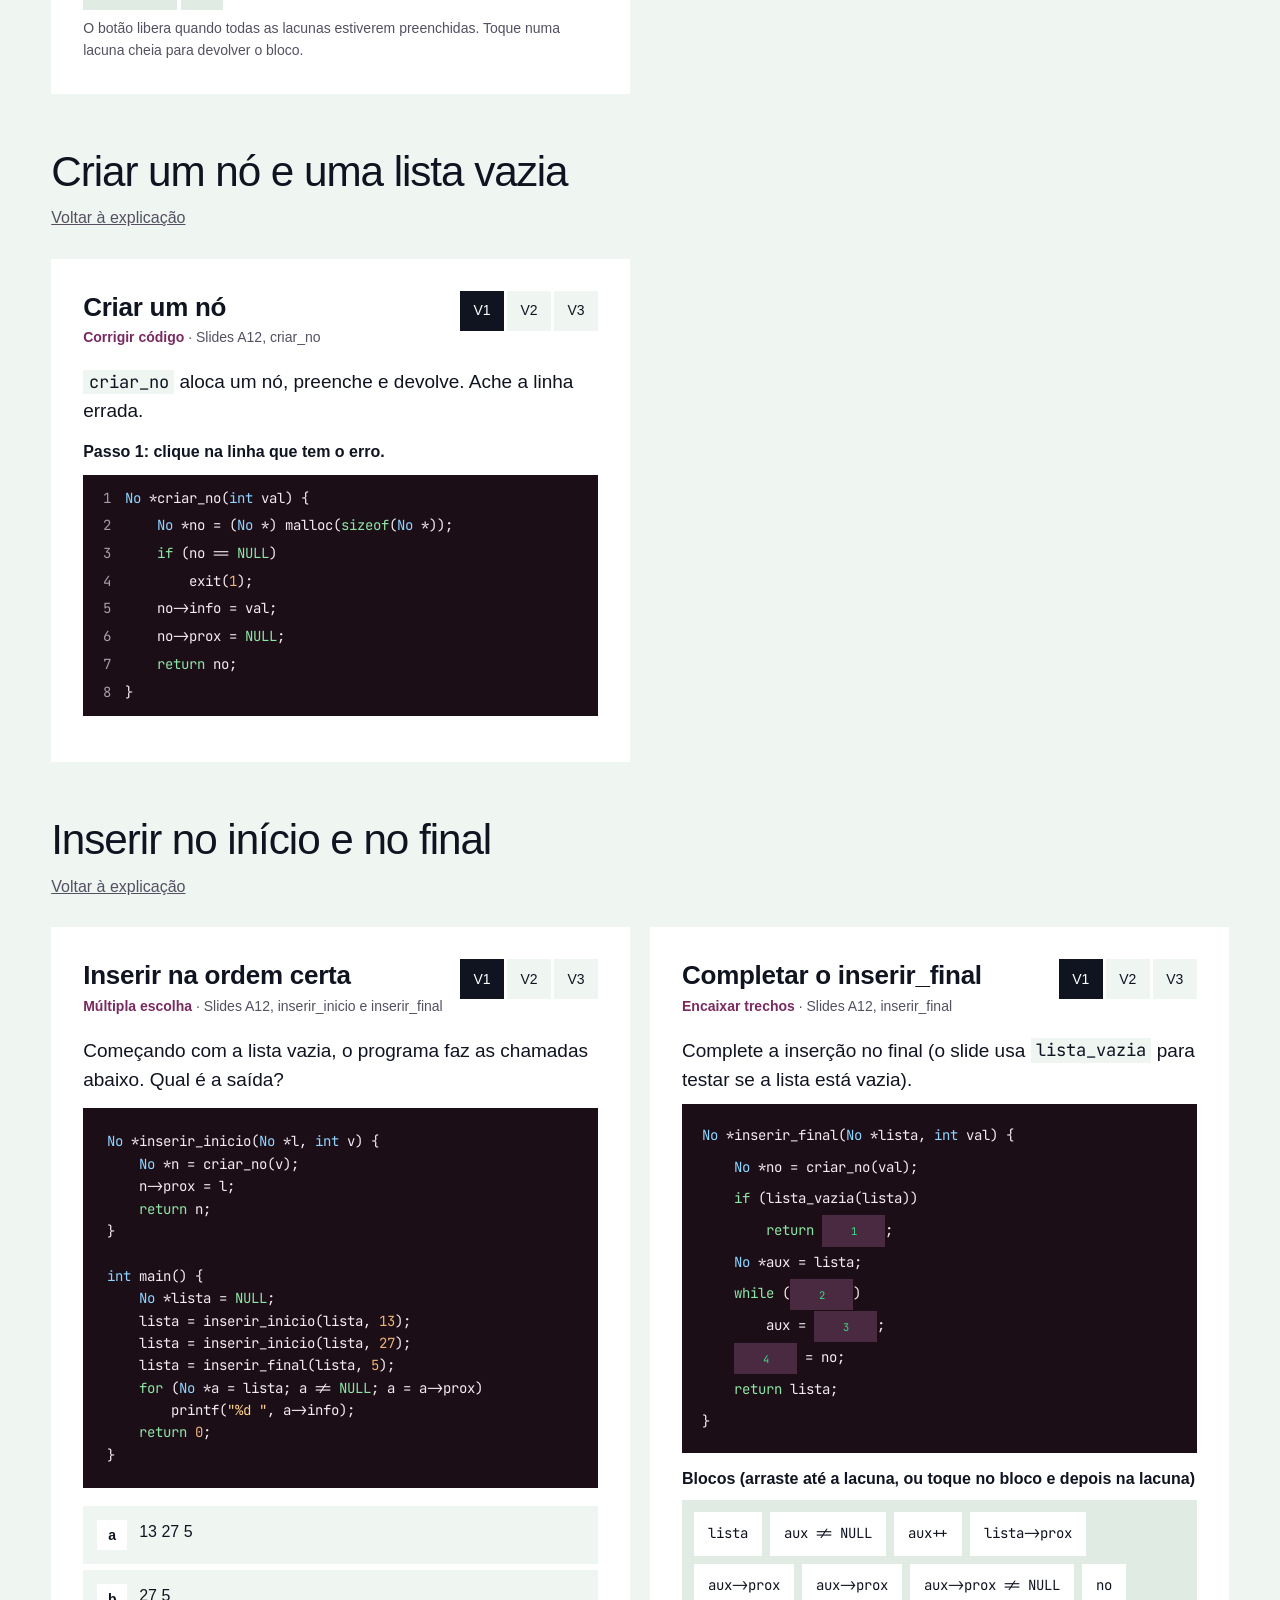
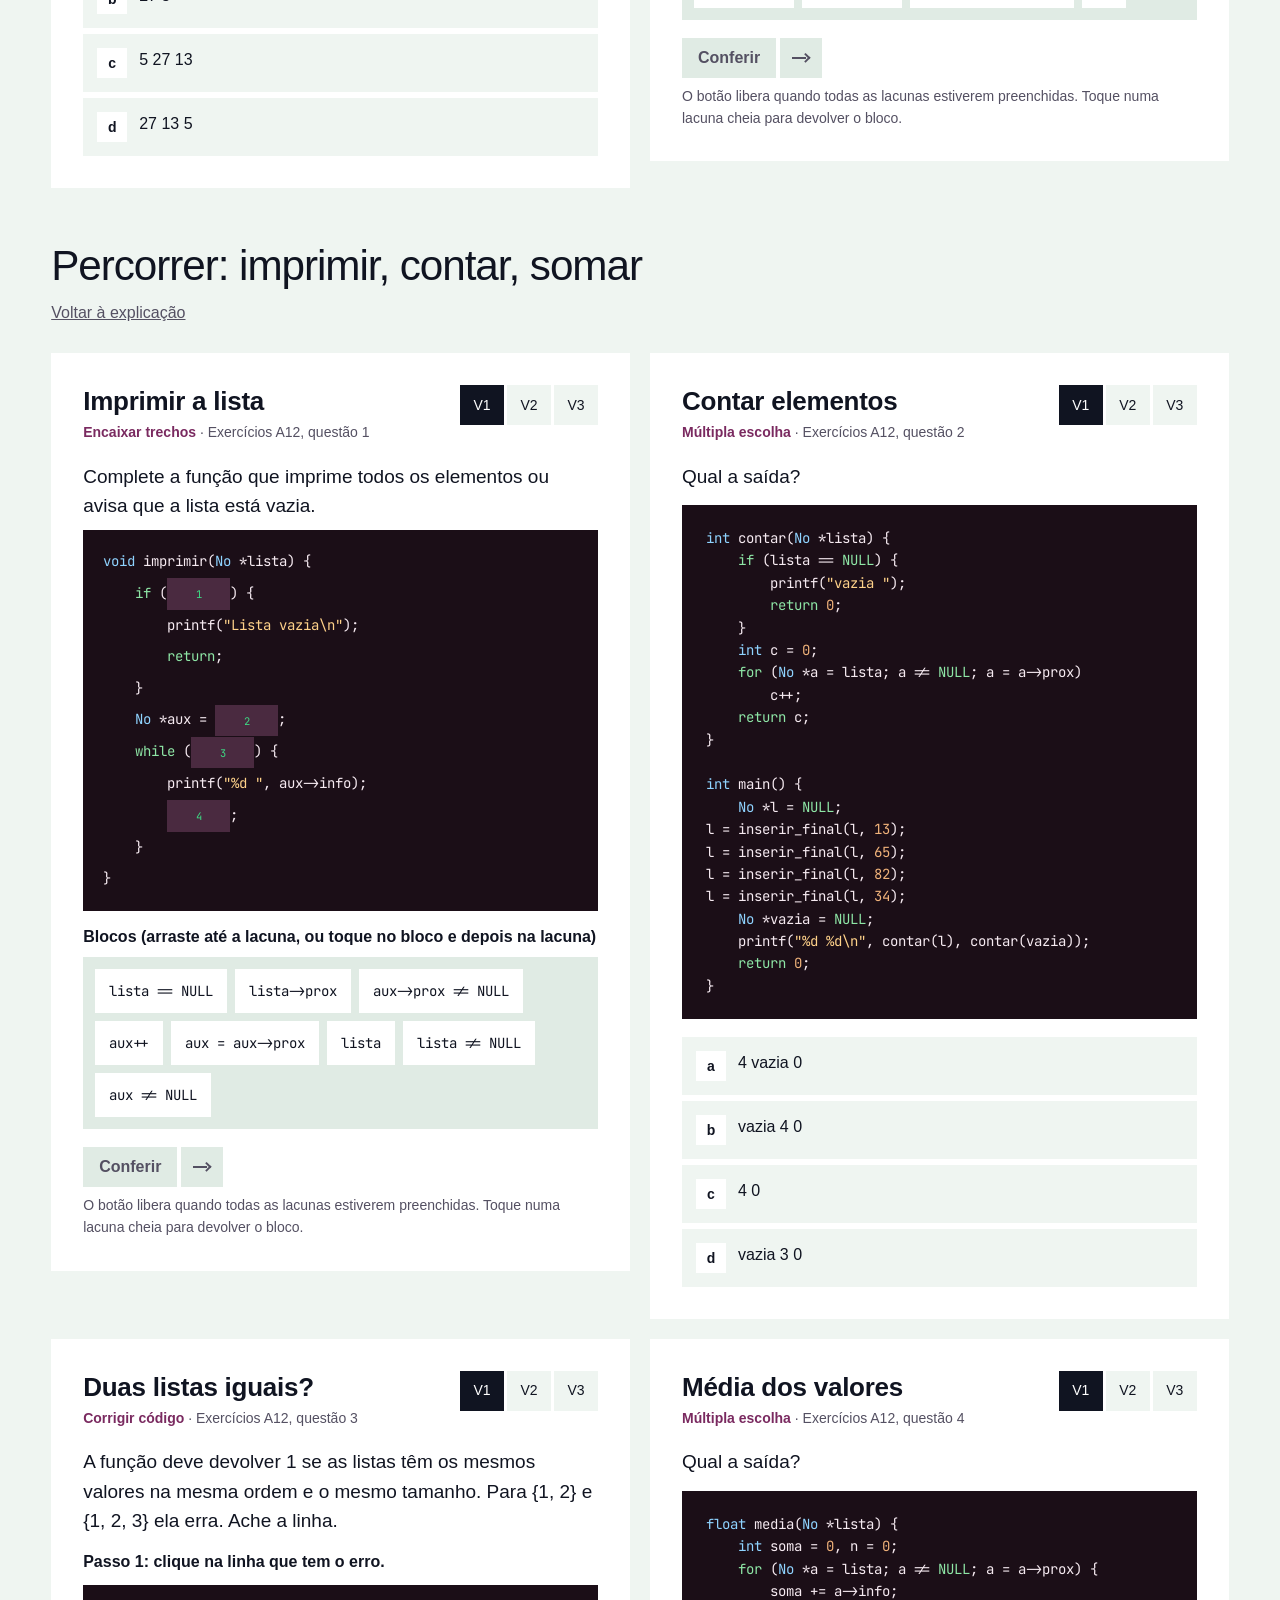
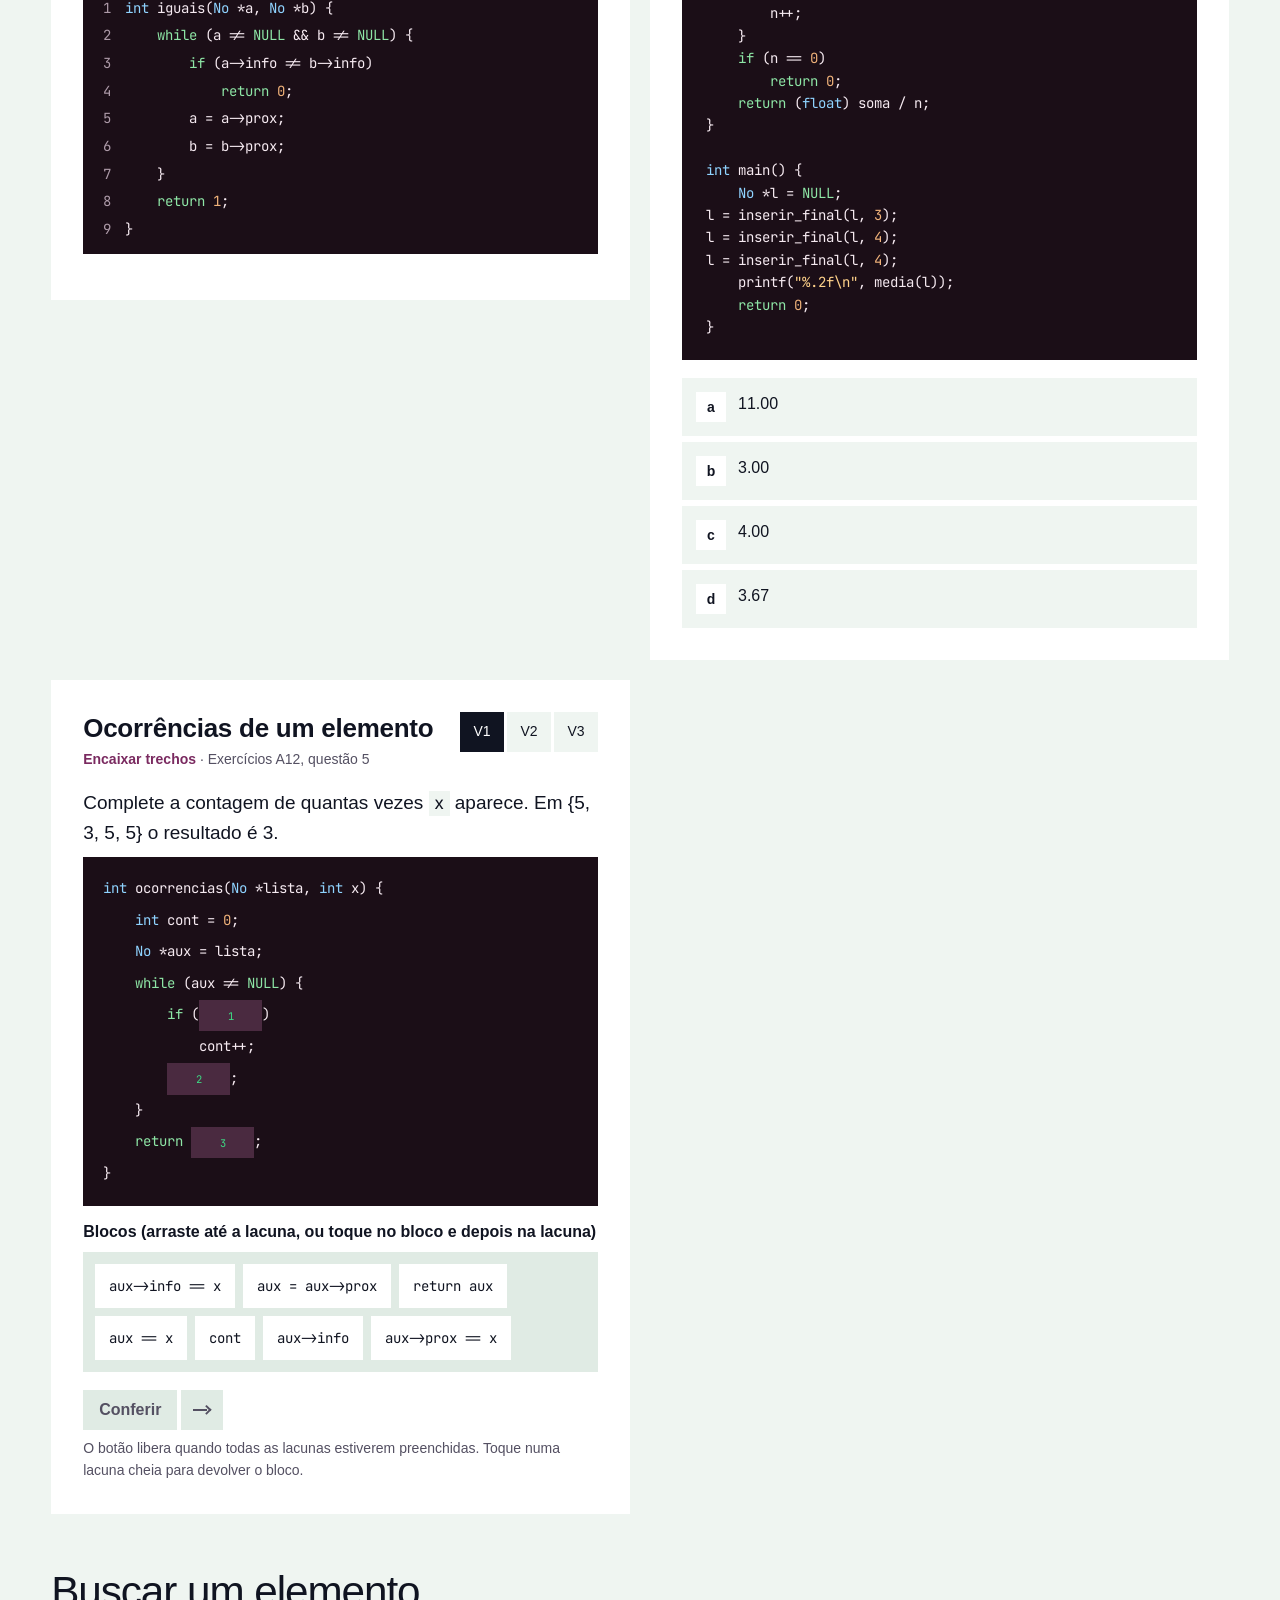
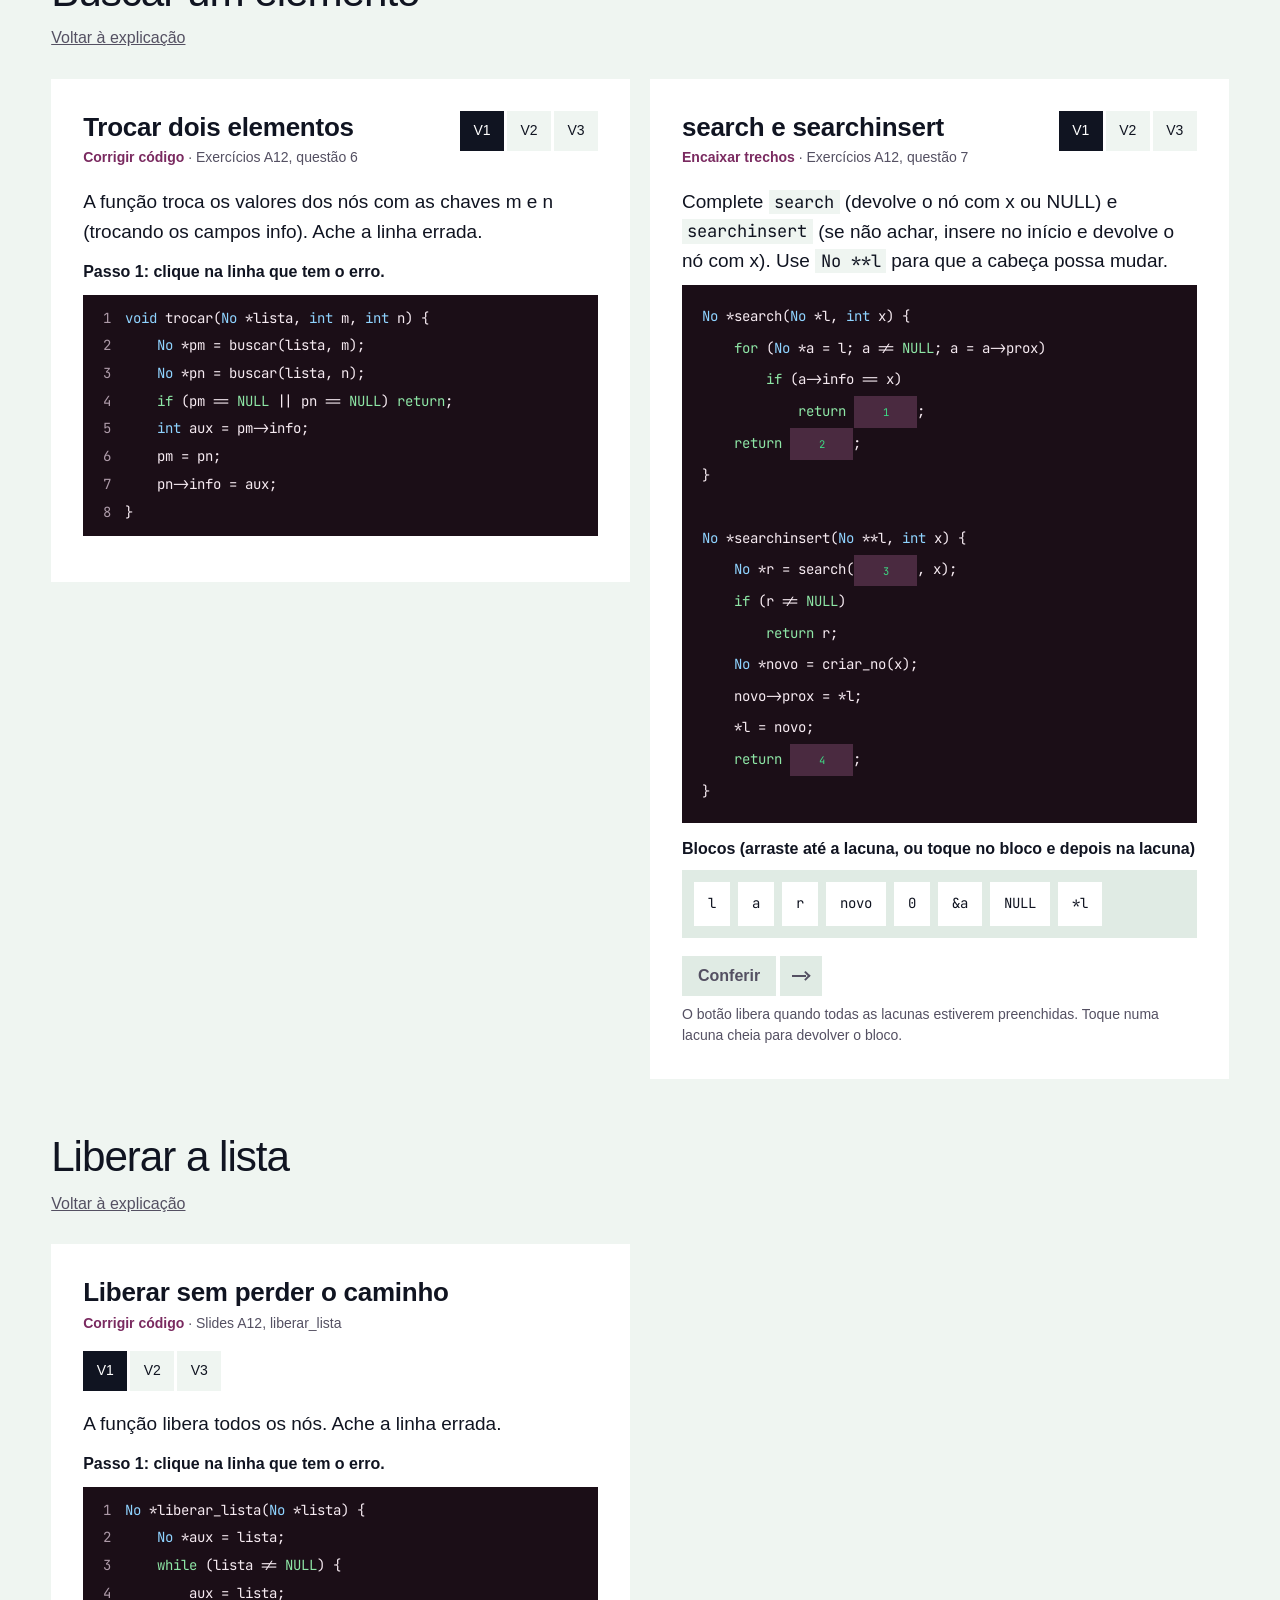
<file: a12.html>
<!doctype html>
<html lang="pt-BR">
<head>
<meta charset="utf-8">
<meta name="viewport" content="width=device-width, initial-scale=1">
<title>A12 · Listas simplesmente ligadas | Algoritmos II</title>
<meta name="description" content="Cada elemento vive num nó alocado na hora, e cada nó guarda o endereço do próximo. A lista cresce e encolhe sem mover ninguém de lugar.">
<link rel="preconnect" href="https://api.fontshare.com">
<link rel="preconnect" href="https://fonts.googleapis.com">
<link rel="preconnect" href="https://fonts.gstatic.com" crossorigin>
<link href="https://api.fontshare.com/v2/css?f[]=roundo@400,500,600&display=swap" rel="stylesheet">
<link href="https://fonts.googleapis.com/css2?family=JetBrains+Mono:wght@400;600&display=swap" rel="stylesheet">
<link rel="stylesheet" href="css/site.css">
<link rel="icon" href="data:image/svg+xml,%3Csvg xmlns=%22http://www.w3.org/2000/svg%22 viewBox=%220 0 32 32%22%3E%3Crect x=%222%22 y=%228%22 width=%2218%22 height=%2216%22 fill=%22%233ddc84%22/%3E%3Crect x=%2222%22 y=%228%22 width=%228%22 height=%2216%22 fill=%22%23470c35%22/%3E%3C/svg%3E">
</head>
<body data-aula="a12">
<header class="bar"><div class="wrap"><a class="mark" href="index.html"><i aria-hidden="true"></i>Algoritmos II</a><nav aria-label="Principal"><a href="index.html" class="hide-s">Início</a><a href="index.html#bim1">1º<span class="hide-s"> bimestre</span></a><a href="index.html#bim2" aria-current="page">2º<span class="hide-s"> bimestre</span></a></nav></div></header>
<main>
<header class="hero aula"><div class="wrap"><span class="kicker-num">A12 · 2º bimestre</span><h1 class="rv">Listas ligadas</h1><p class="lede rv" style="--i:1">Cada elemento vive num nó alocado na hora, e cada nó guarda o endereço do próximo. A lista cresce e encolhe sem mover ninguém de lugar.</p><a class="btn rv" style="--i:2" href="#exercicios"><span>Ir aos exercícios</span><span><i class="arrow"></i></span></a><p class="meta rv" style="--i:3">13 exercícios desta aula, cada um em 3 versões. Material de origem: slides “A12 - Introdução à Listas Simplesmente Ligadas” e “Exercícios A12” (7 questões).</p></div><div class="giant" aria-hidden="true"><div class="val shutter"><img src="assets/pdp-11-459312210.jpg" alt="" width="1400" height="933"></div><div class="ptr"></div></div></header>
<div class="wrap aula-body"><nav class="toc" aria-label="Nesta aula"><h2>Nesta aula</h2><ol><li><a href="#t-intro">Por que uma lista</a></li><li><a href="#t-no">O nó</a></li><li><a href="#t-criar">Criar um nó e uma lista vazia</a></li><li><a href="#t-inserir">Inserir no início e no final</a></li><li><a href="#t-percorrer">Percorrer: imprimir, contar, somar</a></li><li><a href="#t-buscar">Buscar um elemento</a></li><li><a href="#t-liberar">Liberar a lista</a></li></ol><a class="btn small alt" href="#exercicios"><span>Exercícios</span><span><i class="arrow"></i></span></a></nav><article class="texto">
<section id="t-intro">
<h2>Por que uma lista</h2>
<p>Pense numa lista de espera: gente entra e sai o tempo todo, alguém desiste no meio, outra pessoa precisa entrar numa posição específica, e o tamanho é imprevisível. Um vetor, mesmo alocado com <code>malloc</code>, tem tamanho fixo e exige um bloco contíguo; inserir no meio obriga a deslocar todo mundo.</p>
<p>Uma <strong>lista ligada</strong> é uma coleção linear em que os elementos <strong>não</strong> ficam em posições consecutivas. Cada um sabe onde está o seguinte, então inserir e remover em qualquer ponto não desloca os outros.</p>
<ul>
<li><strong>Simplesmente encadeada:</strong> cada nó tem um dado e um ponteiro para o próximo. É a desta aula.</li>
<li><strong>Duplamente encadeada:</strong> cada nó aponta para o próximo e para o anterior.</li>
<li><strong>Circular:</strong> o último nó aponta de volta para o primeiro.</li>
</ul>
<div class="lst-wrap" data-lista="lista:13,65,82,34"><p class="cap">Exemplo dos slides: 13 aponta para 65, que aponta para 82, que aponta para 34. O último nó aponta obrigatoriamente para NULL: ele não tem sucessor.</p></div>
<div class="praticar-row"><a class="btn" href="#p-t-intro"><span>Praticar</span><span><i class="arrow"></i></span></a><small>1 exercício, 3 versões cada</small></div></section>

<section id="t-no">
<h2>O nó</h2>
<pre><code>typedef struct No {
    int info;           /* o dado guardado */
    struct No *prox;    /* endereço do próximo nó */
} No;</code></pre>
<ul>
<li><code>struct No</code> dá um rótulo à struct para que ela possa se referir a si mesma ainda dentro da definição.</li>
<li><code>info</code> guarda o dado (aqui um inteiro, mas pode ser qualquer coisa, até uma struct).</li>
<li><code>prox</code> é um ponteiro para outro <code>No</code>: uma <strong>estrutura autorreferenciada</strong>. Se vale <code>NULL</code>, o nó é o último.</li>
</ul>
<p>Com <code>No *p;</code>: <code>p</code> é o endereço de um nó, <code>p-&gt;info</code> é o conteúdo, <code>p-&gt;prox</code> é o endereço do próximo.</p>
<div class="nota alerta"><b>Seta, não ponto</b>Nós são acessados por ponteiro, então é sempre <code>p-&gt;prox</code>. <code>p.prox</code> não compila, porque <code>p</code> não é uma struct.</div>
<div class="praticar-row"><a class="btn" href="#p-t-no"><span>Praticar</span><span><i class="arrow"></i></span></a><small>1 exercício, 3 versões cada</small></div></section>

<section id="t-criar">
<h2>Criar um nó e uma lista vazia</h2>
<pre><code>No *criar_no(int val) {
    No *no = (No *) malloc(sizeof(No));
    if (no == NULL)
        exit(1);
    no-&gt;info = val;
    no-&gt;prox = NULL;
    return no;
}

No *criar_lista_vazia() {
    return NULL;
}

int lista_vazia(No *lista) {
    if (lista == NULL)
        return 1;
    else
        return 0;
}</code></pre>
<p>A lista inteira é representada por <strong>um ponteiro para o primeiro nó</strong> (a cabeça). Lista vazia é esse ponteiro valendo <code>NULL</code>. Na <code>main</code>: <code>No *lista = criar_lista_vazia();</code>.</p>
<div class="lst-wrap" data-lista="lista:"><p class="cap">Lista vazia: a cabeça aponta para NULL.</p></div>
<div class="praticar-row"><a class="btn" href="#p-t-criar"><span>Praticar</span><span><i class="arrow"></i></span></a><small>1 exercício, 3 versões cada</small></div></section>

<section id="t-inserir">
<h2>Inserir no início e no final</h2>
<h3>No início</h3>
<pre><code>No *inserir_inicio(No *lista, int val) {
    No *no = criar_no(val);
    no-&gt;prox = lista;      /* o novo aponta para o antigo primeiro (ou NULL) */
    return no;            /* o novo passa a ser a cabeça */
}</code></pre>
<p>Funciona para lista vazia e não vazia. Como a cabeça muda, quem chama precisa guardar o retorno: <code>lista = inserir_inicio(lista, 27);</code>.</p>
<div class="lst-wrap" data-lista="antes:13|depois:27,13" data-hl="27"><p class="cap">Inserir 27 no início de uma lista que tinha só o 13.</p></div>
<h3>No final</h3>
<pre><code>No *inserir_final(No *lista, int val) {
    No *no = criar_no(val);
    if (lista_vazia(lista))
        return no;                  /* lista vazia: o novo é o primeiro */
    No *aux = lista;
    while (aux-&gt;prox != NULL)       /* para no último nó */
        aux = aux-&gt;prox;
    aux-&gt;prox = no;                 /* o último passa a apontar para o novo */
    return lista;                   /* a cabeça não mudou */
}</code></pre>
<p>O ponteiro auxiliar <code>aux</code> percorre a lista sem mexer na cabeça. A condição é <code>aux-&gt;prox != NULL</code>, e não <code>aux != NULL</code>: o laço precisa parar <em>no</em> último nó, não depois dele.</p>
<div class="praticar-row"><a class="btn" href="#p-t-inserir"><span>Praticar</span><span><i class="arrow"></i></span></a><small>2 exercícios, 3 versões cada</small></div></section>

<section id="t-percorrer">
<h2>Percorrer: imprimir, contar, somar</h2>
<p>Quase toda operação usa o mesmo esqueleto: um auxiliar começa na cabeça e anda de <code>prox</code> em <code>prox</code> até virar <code>NULL</code>.</p>
<pre><code>void imprimir(No *lista) {
    if (lista == NULL) {
        printf("Lista vazia\n");
        return;
    }
    No *aux = lista;
    while (aux != NULL) {
        printf("%d ", aux-&gt;info);
        aux = aux-&gt;prox;
    }
    printf("\n");
}</code></pre>
<ul>
<li><strong>Contar:</strong> troque o <code>printf</code> por <code>cont++</code>.</li>
<li><strong>Média:</strong> some <code>aux-&gt;info</code>, conte, e divida no final (cuidado com lista vazia e com divisão inteira).</li>
<li><strong>Ocorrências:</strong> some 1 quando <code>aux-&gt;info == x</code>.</li>
<li><strong>Comparar duas listas:</strong> ande com um auxiliar em cada uma; se algum <code>info</code> diferir, são diferentes; no fim, as duas precisam ter acabado juntas.</li>
</ul>
<div class="nota alerta"><b>Esquecer de avançar</b>Sem <code>aux = aux-&gt;prox;</code> o laço nunca termina. E usar a própria cabeça (<code>lista = lista-&gt;prox</code>) para percorrer dentro de uma função não estraga a lista de quem chamou, mas fora dela perderia o começo.</div>
<div class="praticar-row"><a class="btn" href="#p-t-percorrer"><span>Praticar</span><span><i class="arrow"></i></span></a><small>5 exercícios, 3 versões cada</small></div></section>

<section id="t-buscar">
<h2>Buscar um elemento</h2>
<pre><code>No *buscar_elemento(No *lista, int val) {
    No *aux = lista;
    while (aux != NULL) {
        if (aux-&gt;info == val)
            return aux;       /* achou: endereço do nó */
        aux = aux-&gt;prox;
    }
    return NULL;              /* percorreu tudo e não achou */
}</code></pre>
<p>É o retorno de ponteiro da A11 aplicado a nós. A lista 7 pede também <code>searchinsert(l, x)</code>: busca x e, se não achar, insere e devolve o nó novo. E pede trocar dois elementos m e n: buscando os dois nós, basta trocar os campos <code>info</code> com um auxiliar, sem mexer nos ponteiros.</p>
<div class="lst-wrap" data-lista="lista:4,19,8,23" data-hl="8"><p class="cap">buscar_elemento(lista, 8) devolve o endereço do terceiro nó.</p></div>
<div class="praticar-row"><a class="btn" href="#p-t-buscar"><span>Praticar</span><span><i class="arrow"></i></span></a><small>2 exercícios, 3 versões cada</small></div></section>

<section id="t-liberar">
<h2>Liberar a lista</h2>
<pre><code>No *liberar_lista(No *lista) {
    No *aux = lista;
    while (lista != NULL) {
        aux = lista;
        lista = lista-&gt;prox;   /* guarda o caminho ANTES de liberar */
        free(aux);
    }
    return NULL;
}</code></pre>
<p>Cada nó veio de um <code>malloc</code>, então cada um precisa do seu <code>free</code>. A ordem importa: se o nó atual for liberado antes de ler <code>prox</code>, o resto da lista fica inalcançável. Use assim: <code>lista = liberar_lista(lista);</code>.</p>
<div class="praticar-row"><a class="btn" href="#p-t-liberar"><span>Praticar</span><span><i class="arrow"></i></span></a><small>1 exercício, 3 versões cada</small></div></section>
</article></div>
<section class="exercicios" id="exercicios"><div class="wrap"><h2>Exercícios</h2><div class="ex-intro"><p>Todas as questões das listas do professor desta aula, convertidas para marcar, corrigir ou encaixar. Cada uma tem três versões com dados diferentes: faça a V1, confira, e repita o raciocínio na V2 e na V3.</p><div class="placar" aria-live="polite"><div><b data-k="ok">0</b><span>versões certas</span></div><div><b data-k="err">0</b><span>para revisar</span></div><div><b data-k="tot">0</b><span>versões no total</span></div><button type="button" class="zerar">Zerar progresso desta aula</button></div></div><div class="ex-group" id="p-t-intro" data-topic="t-intro"><h3>Por que uma lista</h3><a class="back" href="#t-intro">Voltar à explicação</a><div class="ex-list"></div></div><div class="ex-group" id="p-t-no" data-topic="t-no"><h3>O nó</h3><a class="back" href="#t-no">Voltar à explicação</a><div class="ex-list"></div></div><div class="ex-group" id="p-t-criar" data-topic="t-criar"><h3>Criar um nó e uma lista vazia</h3><a class="back" href="#t-criar">Voltar à explicação</a><div class="ex-list"></div></div><div class="ex-group" id="p-t-inserir" data-topic="t-inserir"><h3>Inserir no início e no final</h3><a class="back" href="#t-inserir">Voltar à explicação</a><div class="ex-list"></div></div><div class="ex-group" id="p-t-percorrer" data-topic="t-percorrer"><h3>Percorrer: imprimir, contar, somar</h3><a class="back" href="#t-percorrer">Voltar à explicação</a><div class="ex-list"></div></div><div class="ex-group" id="p-t-buscar" data-topic="t-buscar"><h3>Buscar um elemento</h3><a class="back" href="#t-buscar">Voltar à explicação</a><div class="ex-list"></div></div><div class="ex-group" id="p-t-liberar" data-topic="t-liberar"><h3>Liberar a lista</h3><a class="back" href="#t-liberar">Voltar à explicação</a><div class="ex-list"></div></div><nav class="vizinhas" aria-label="Outras aulas"><a href="a11.html"><span>Aula anterior</span><b>A11 · Funções que retornam ponteiro</b></a><a class="prox" href="index.html"><span>Fim do 2º bimestre</span><b>Todas as aulas</b></a></nav></div></section>
</main>
<footer class="foot"><div class="wrap"><div class="blocks" aria-hidden="true"><span>A</span><span>L</span><span>G</span><span class="sp"></span><span>I</span><span>I</span></div><div class="cols"><div><h2>1º bimestre</h2><ul><li><a href="a1.html">A1 · Funções</a></li><li><a href="a2.html">A2 · Funções e vetores</a></li><li><a href="a3.html">A3 · Ordenação</a></li><li><a href="a4.html">A4 · Busca</a></li><li><a href="a5.html">A5 · Structs</a></li></ul></div><div><h2>2º bimestre</h2><ul><li><a href="a8.html">A8 · Ponteiros</a></li><li><a href="a9.html">A9 · Alocação dinâmica</a></li><li><a href="a10.html">A10 · Ponteiros para structs</a></li><li><a href="a11.html">A11 · Funções que retornam ponteiro</a></li><li><a href="a12.html">A12 · Listas simplesmente ligadas</a></li></ul></div><div><h2>Como usar</h2><ul><li>Leia a explicação</li><li>Clique em Praticar</li><li>Faça as três versões</li></ul></div><div><h2>Disciplina</h2><ul><li>Algoritmos II</li><li>Sistemas de Informação, UFMT</li><li>Prof. Dr. Luã Marcelo Muriana</li></ul></div></div><p class="credits">Fotos: <a href="https://commons.wikimedia.org/w/index.php?curid=39746473">“Magnetic-core memory, 18x24 bits”</a>, <a href="https://commons.wikimedia.org/w/index.php?curid=39746489">“Magnetic-core memory close-up”</a> e <a href="https://commons.wikimedia.org/w/index.php?curid=39772980">“Magnetic-core memory, at angle”</a>, de Bubba73 (Jud McCranie), <a href="https://creativecommons.org/licenses/by-sa/4.0/">CC BY-SA 4.0</a>; <a href="https://commons.wikimedia.org/w/index.php?curid=142438693">“32K word magnetic core memory board, DEC, US, ca. 1978”</a>, de Ходус Владимир, <a href="https://creativecommons.org/licenses/by-sa/4.0/">CC BY-SA 4.0</a>; <a href="https://commons.wikimedia.org/w/index.php?curid=4656367">“Pdp-11-70-panel”</a>, de Retro-Computing Society of Rhode Island, <a href="https://creativecommons.org/licenses/by-sa/3.0/">CC BY-SA 3.0</a>; <a href="https://commons.wikimedia.org/w/index.php?curid=3299932">“PDP-11 (459312210)”</a>, de Ross Berteig, <a href="https://creativecommons.org/licenses/by/2.0/">CC BY 2.0</a>; todas via Wikimedia Commons. Conteúdo baseado nos slides e listas do Prof. Dr. Luã Marcelo Muriana (Algoritmos II, SI, 2026/2).</p></div></footer>
<script src="js/site.js"></script>
<script src="data/a12.js"></script>
<script src="js/quiz.js"></script>
</body>
</html>
</file>
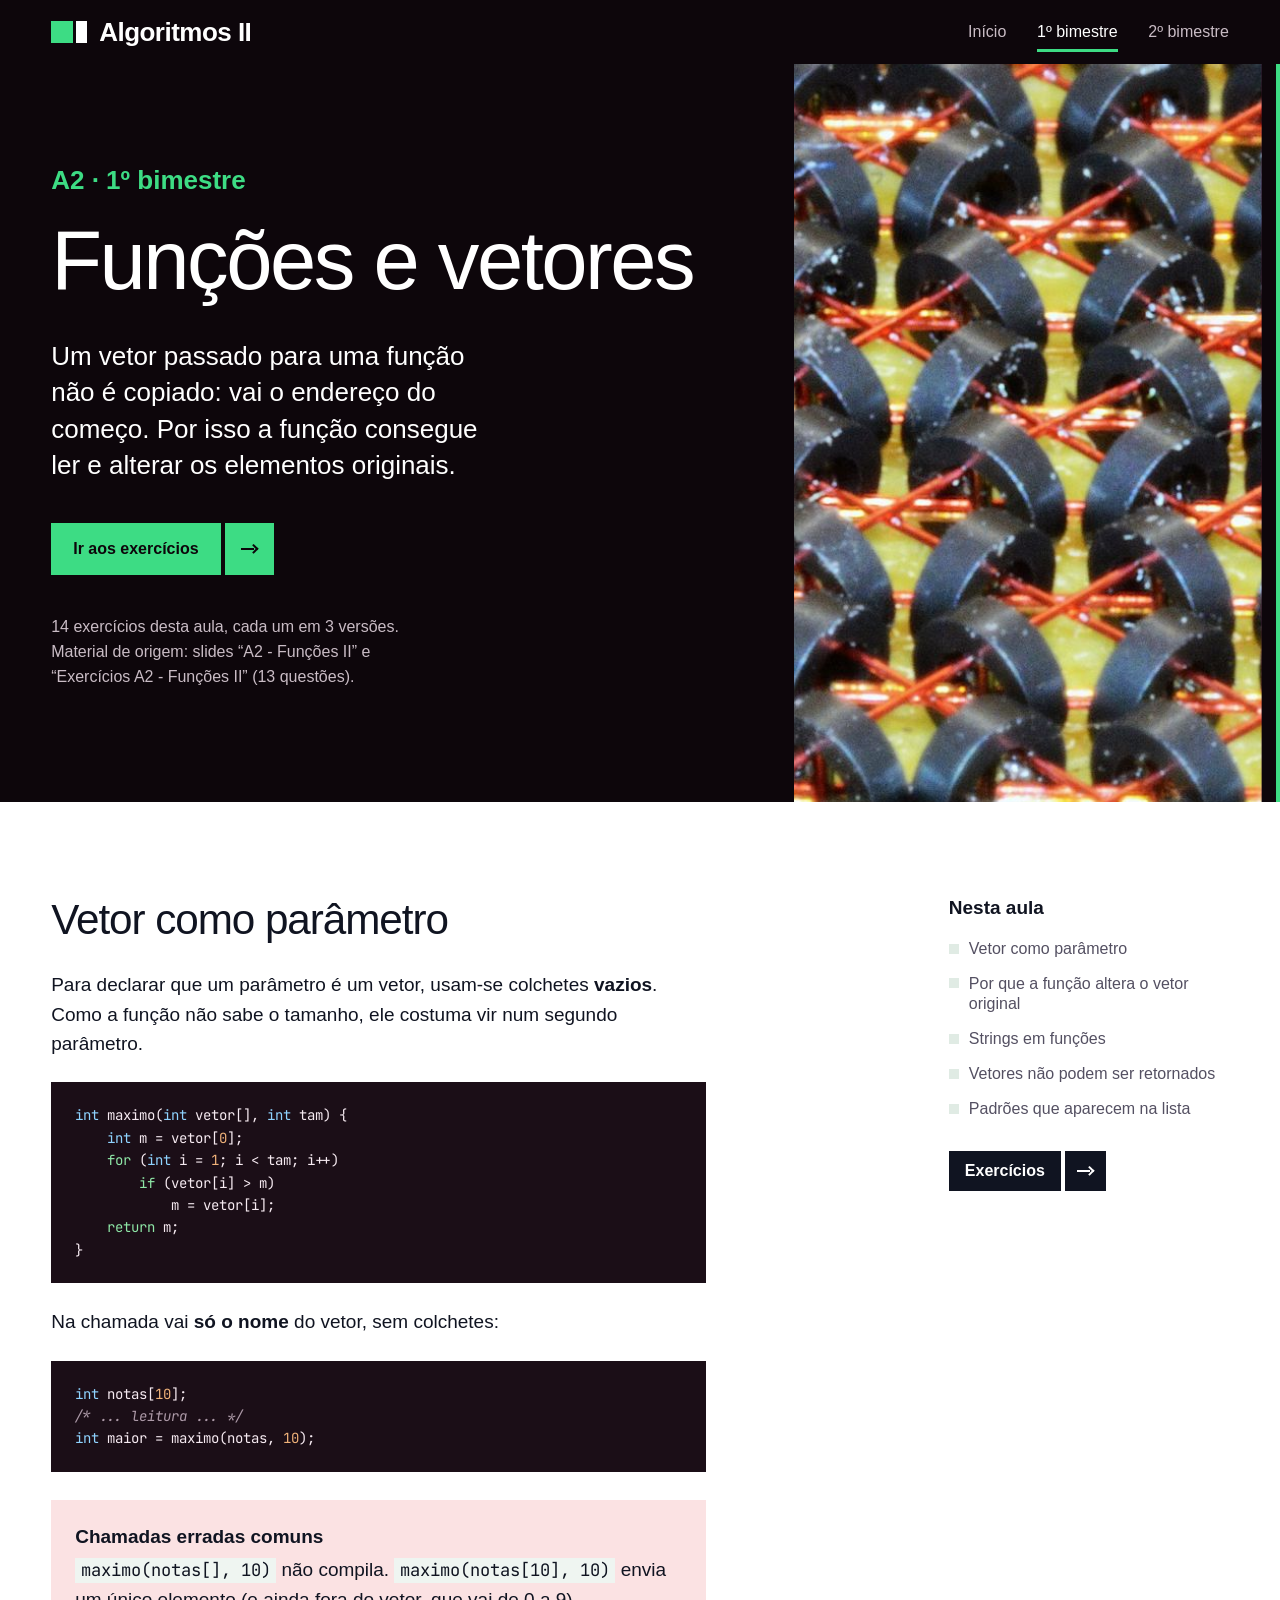
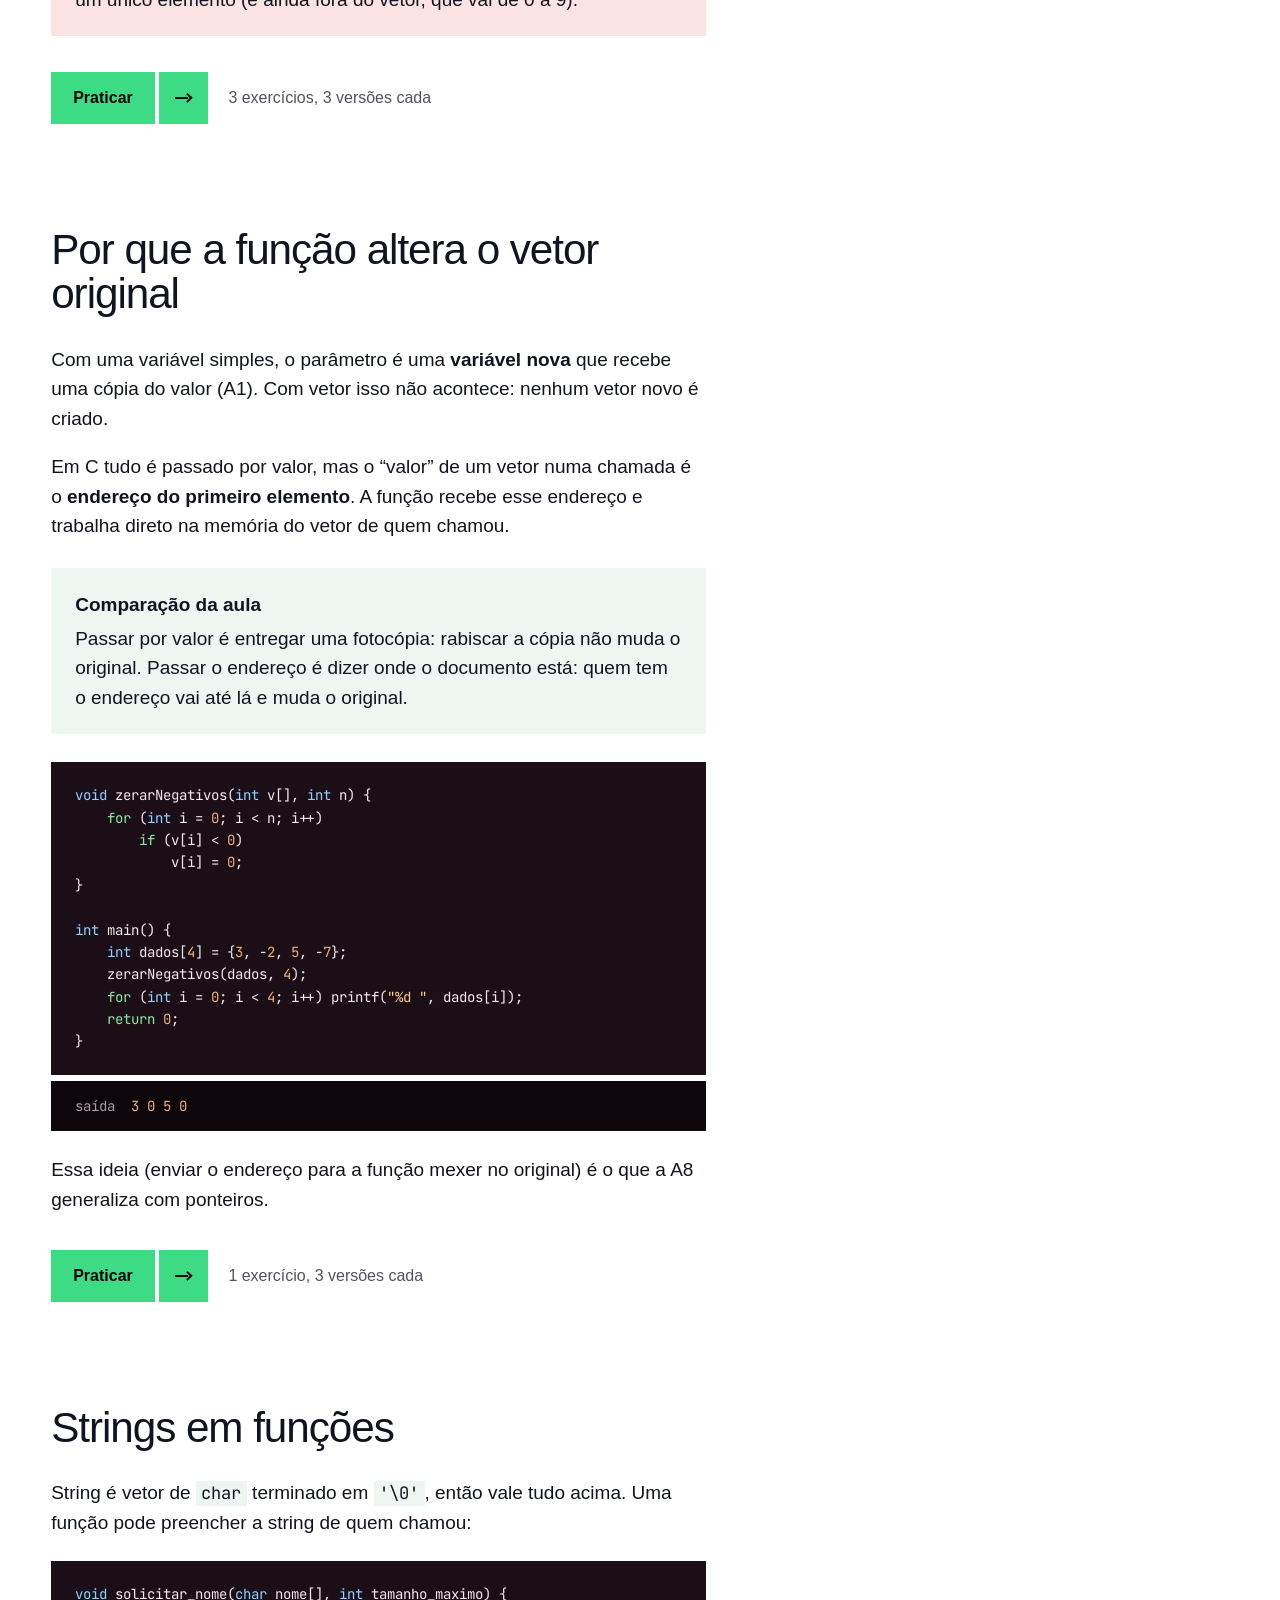
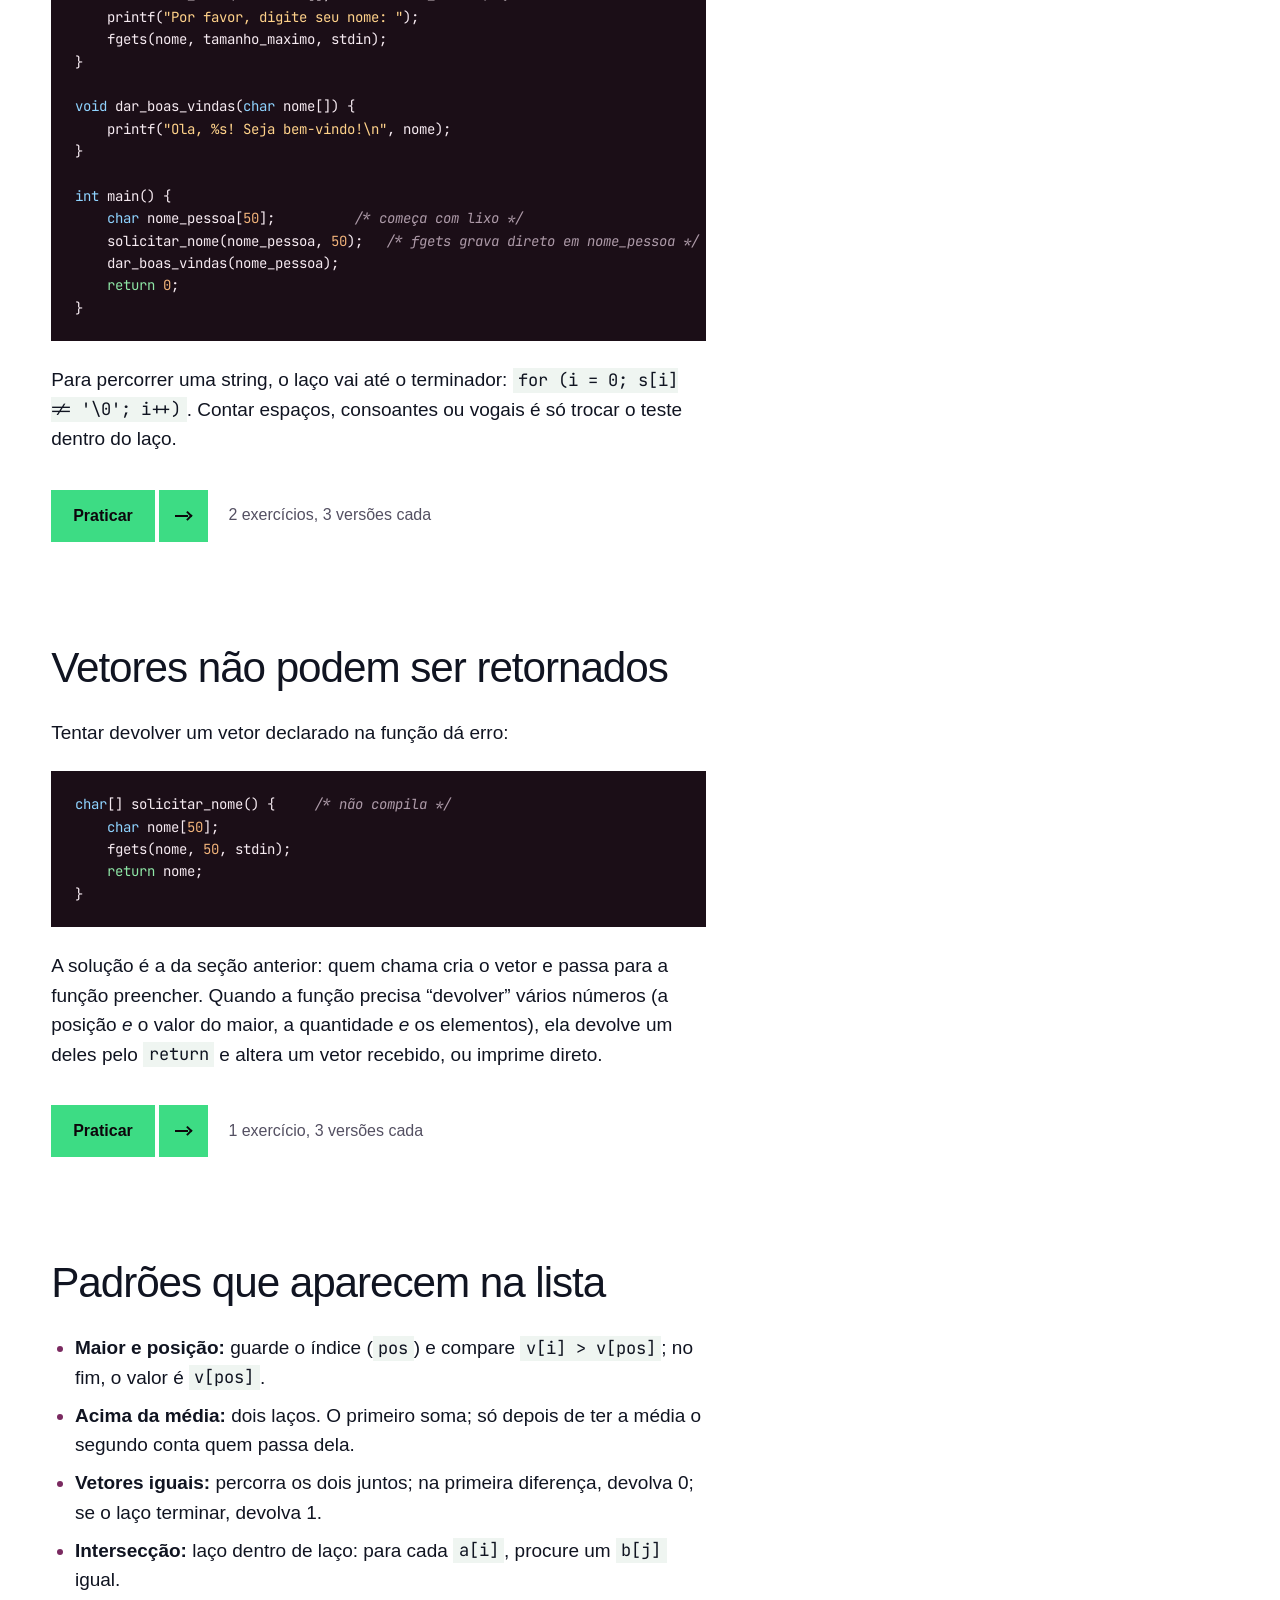
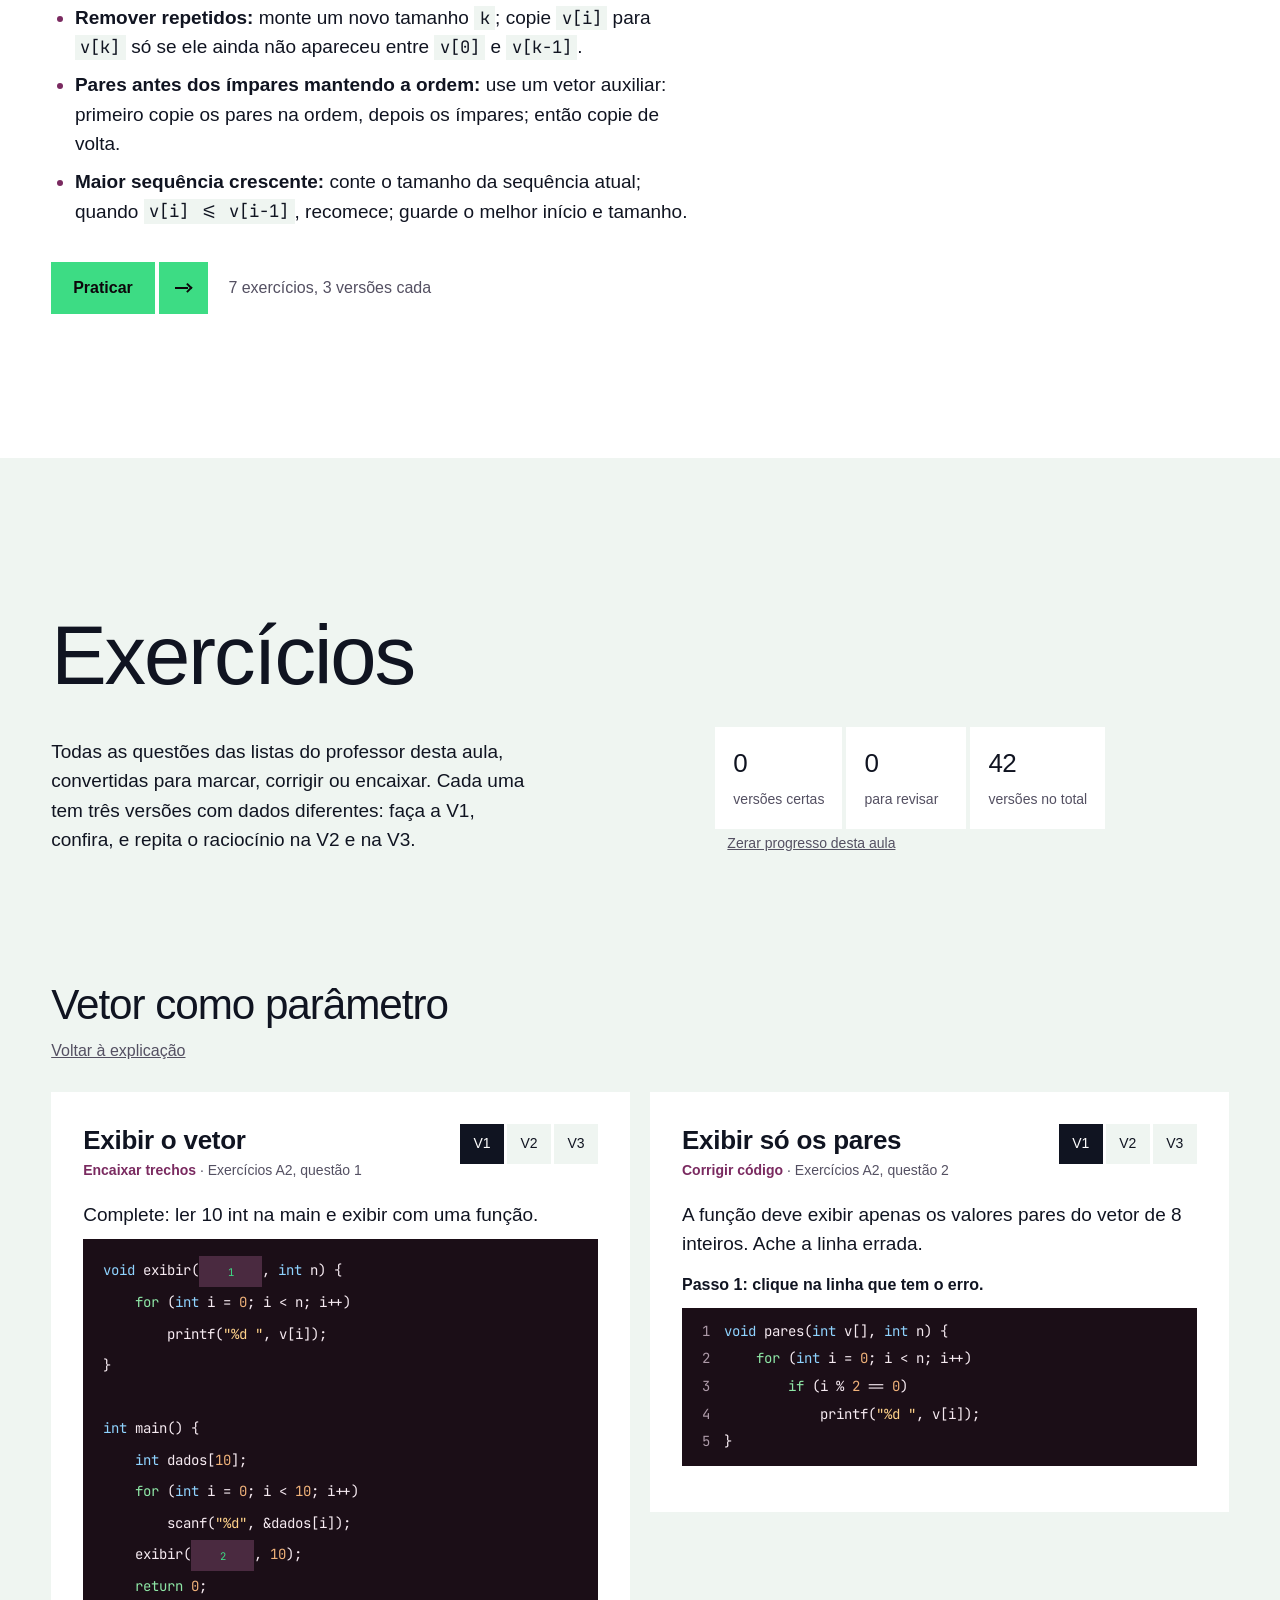
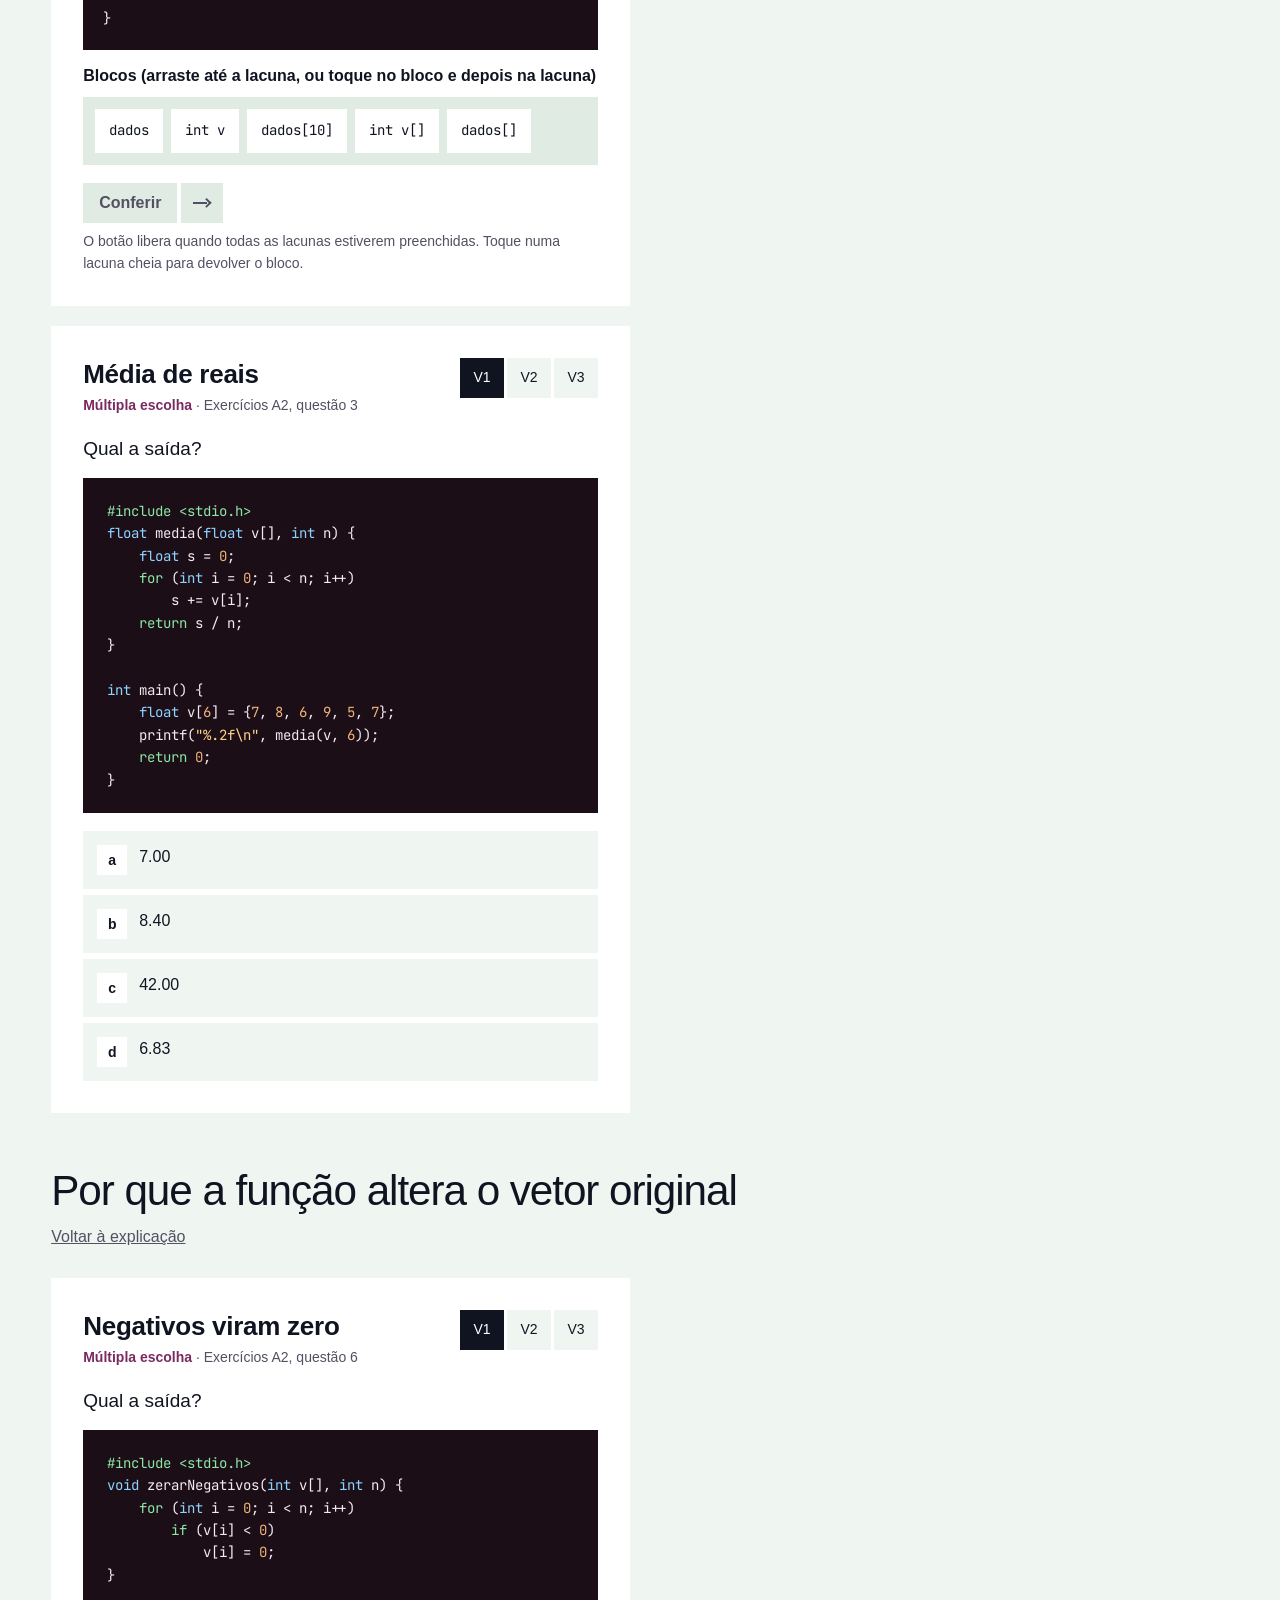
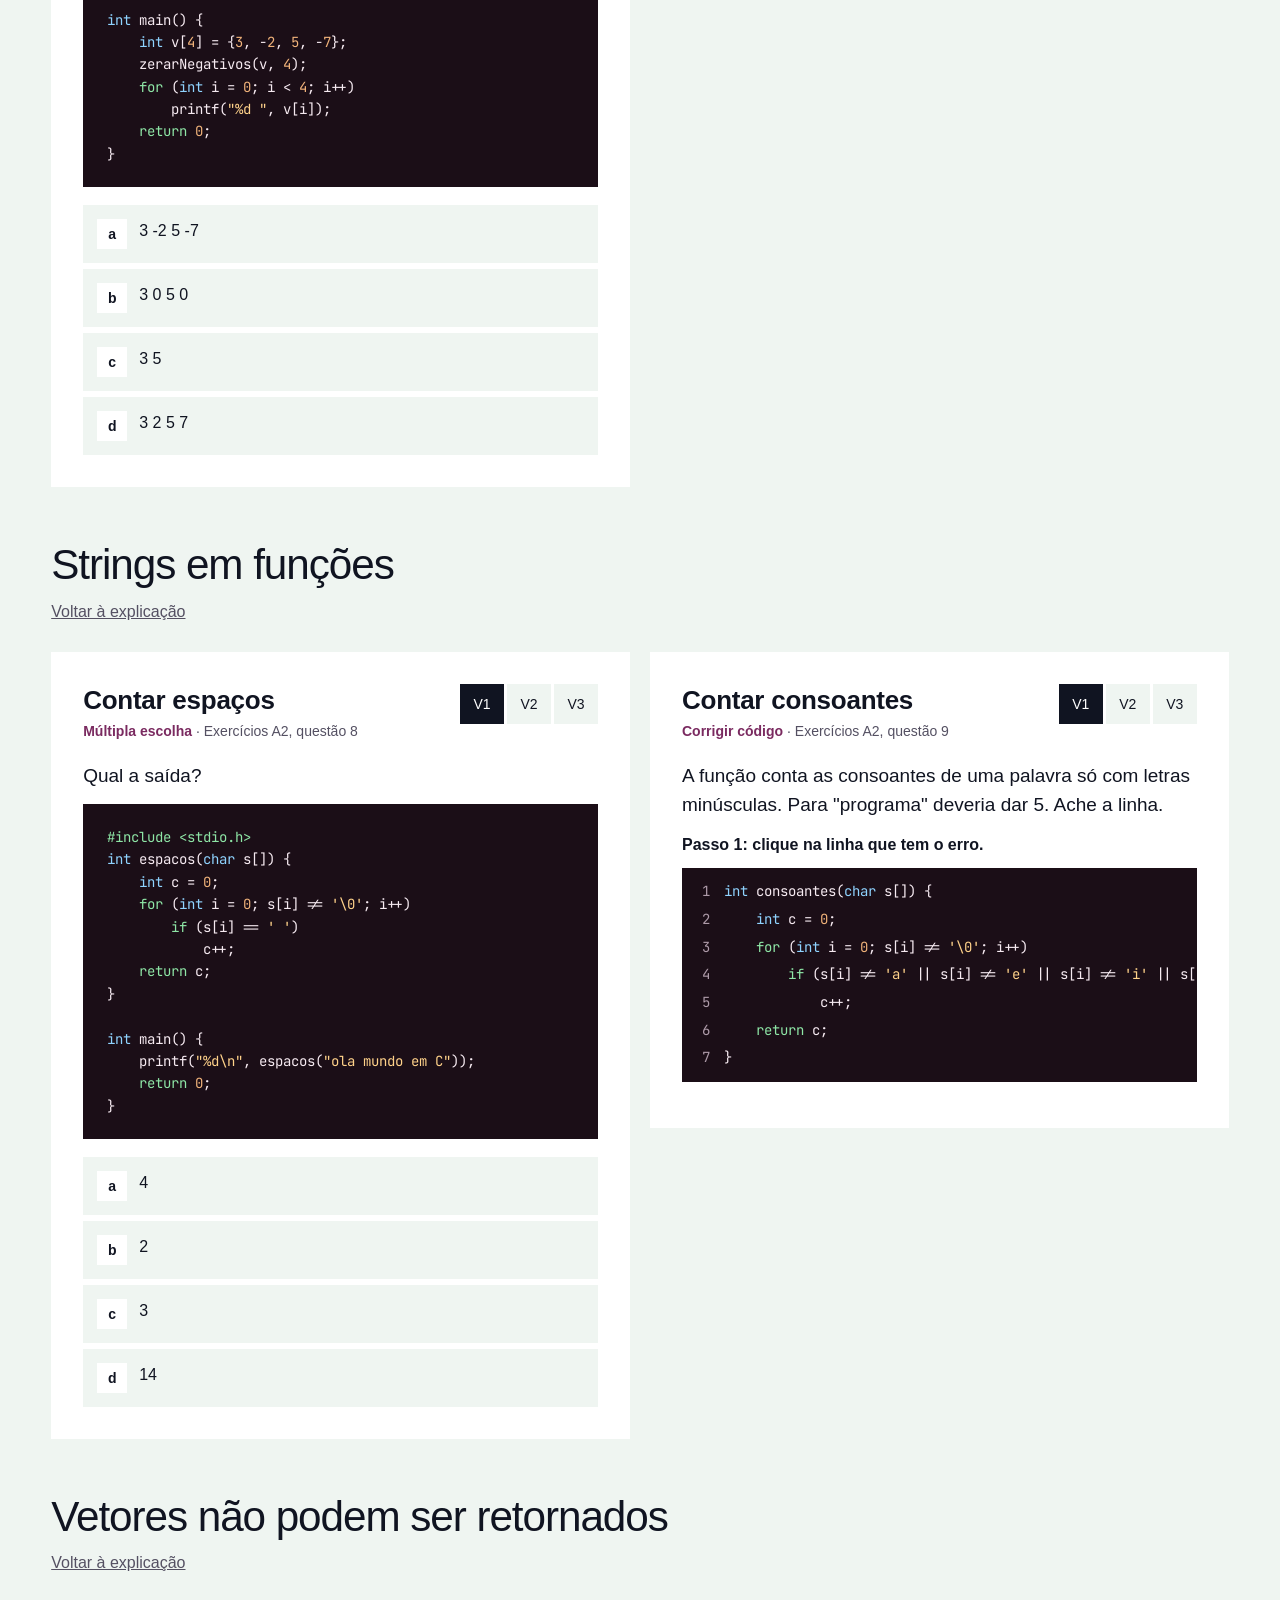
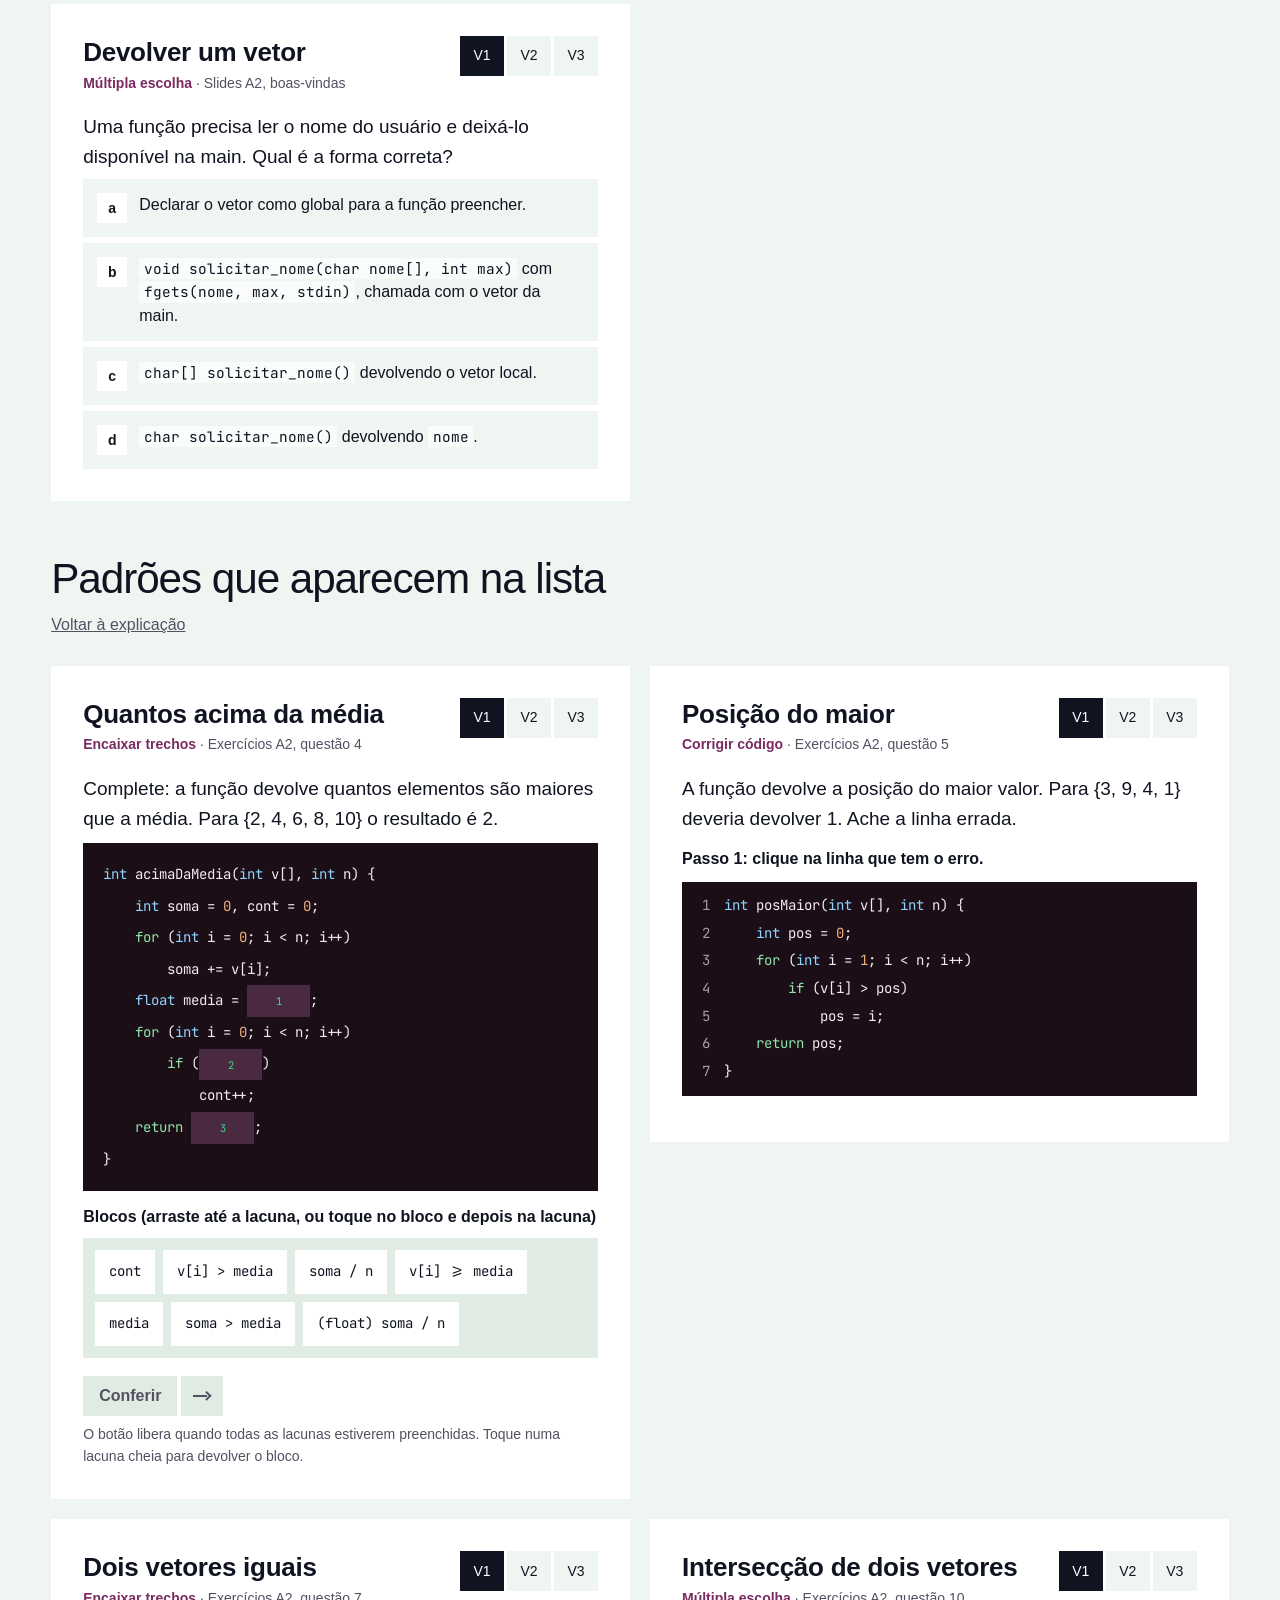
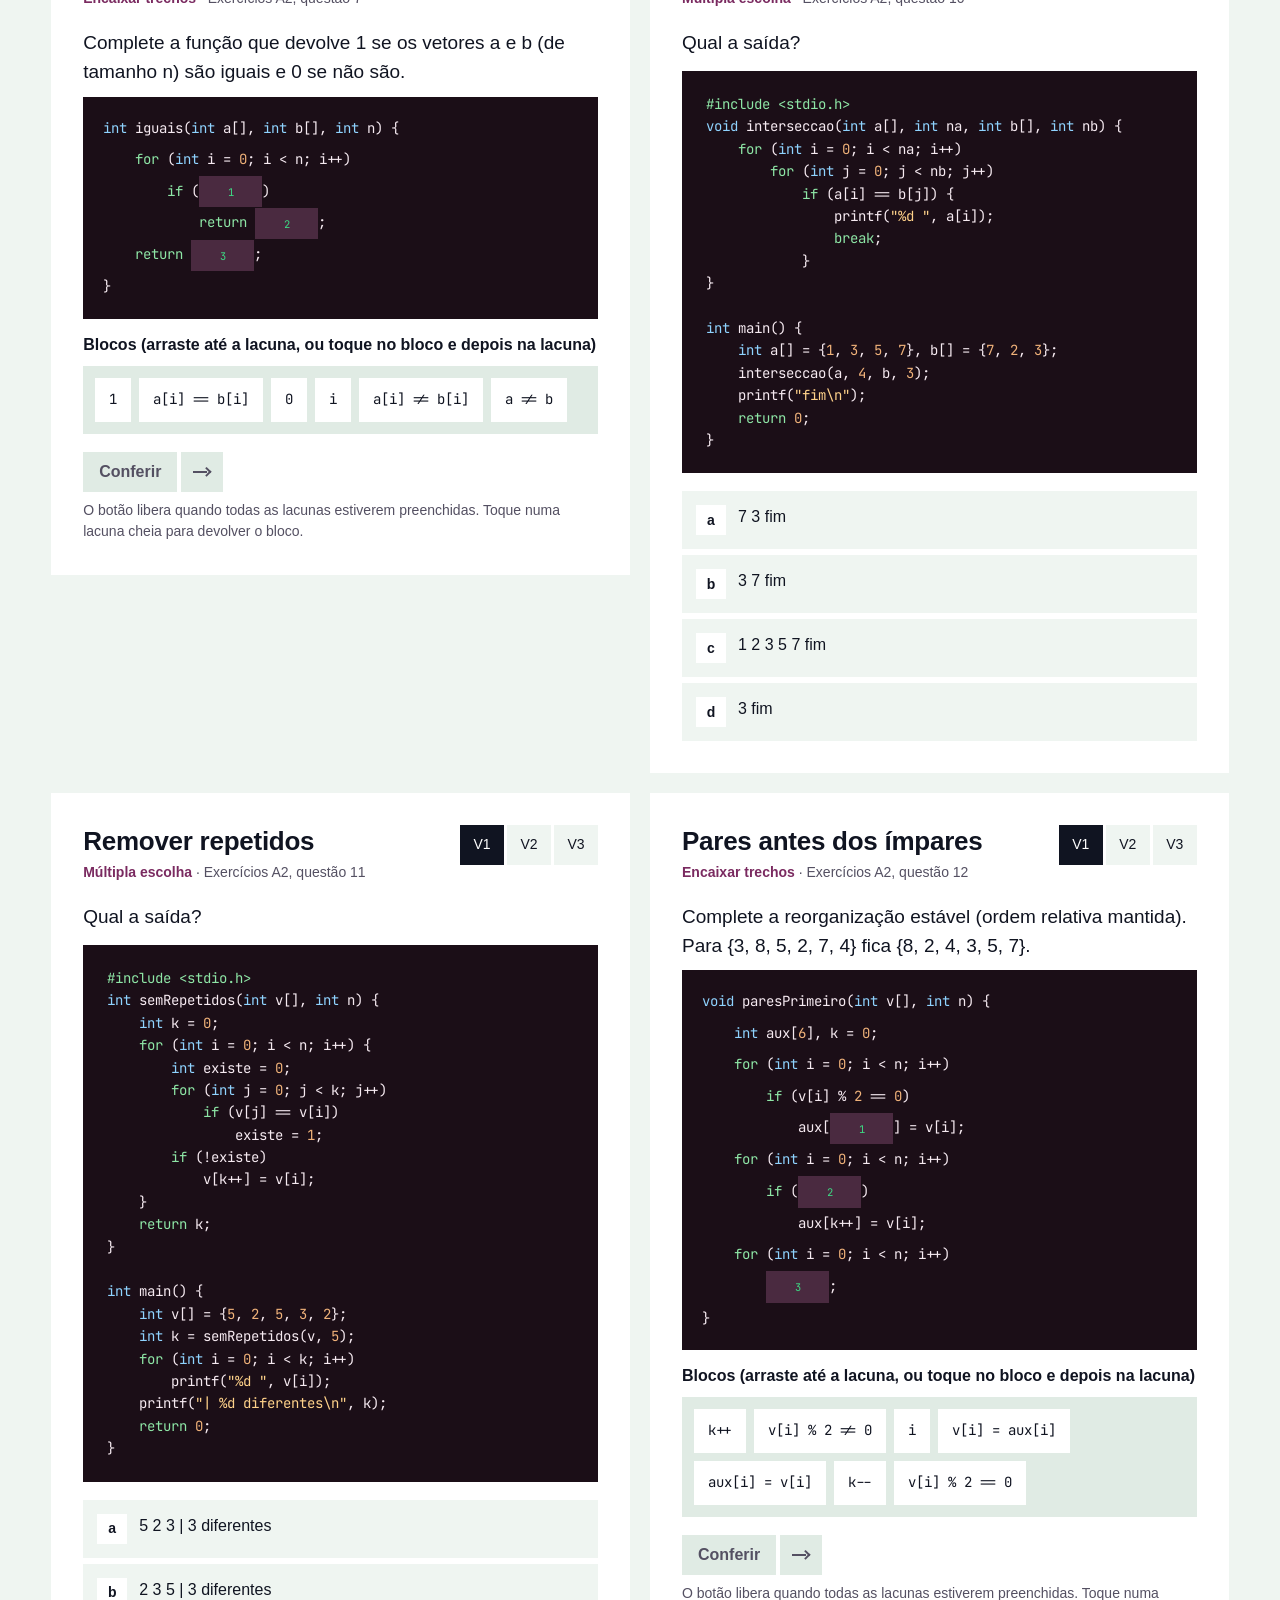
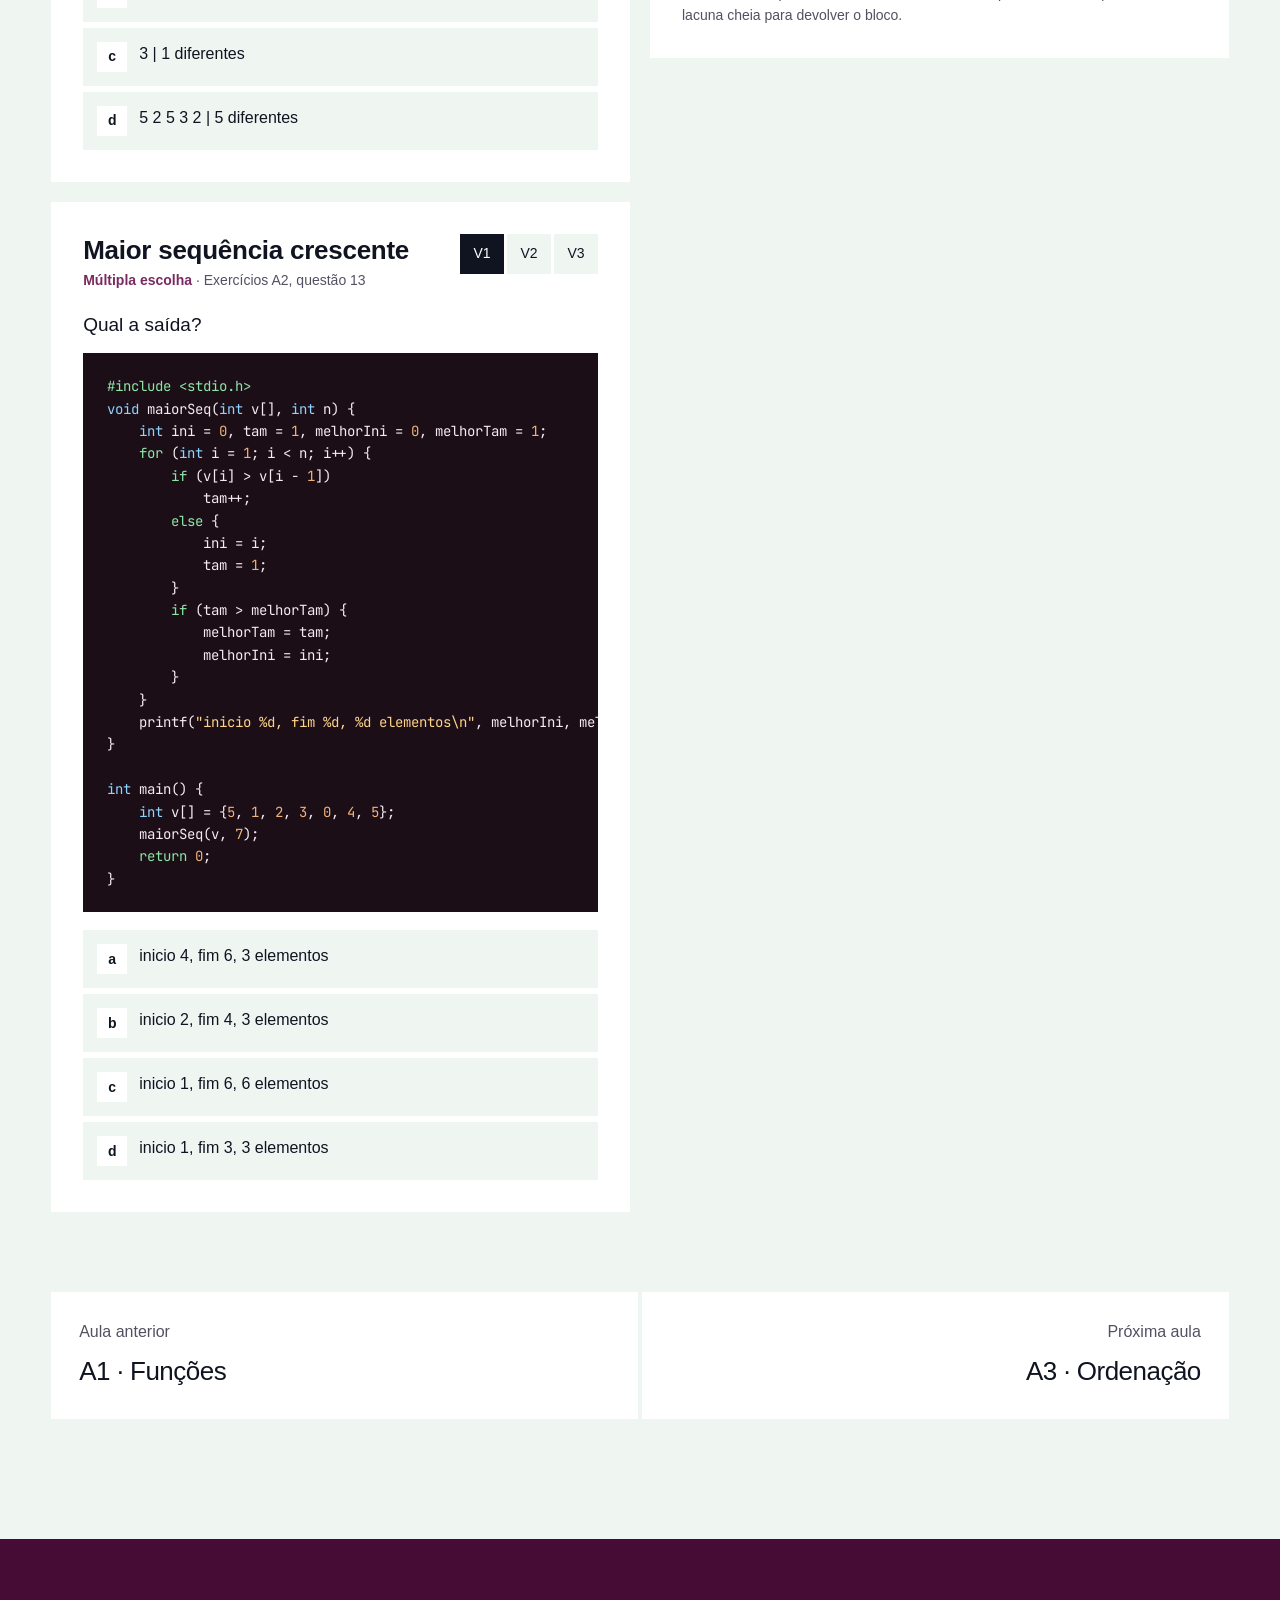
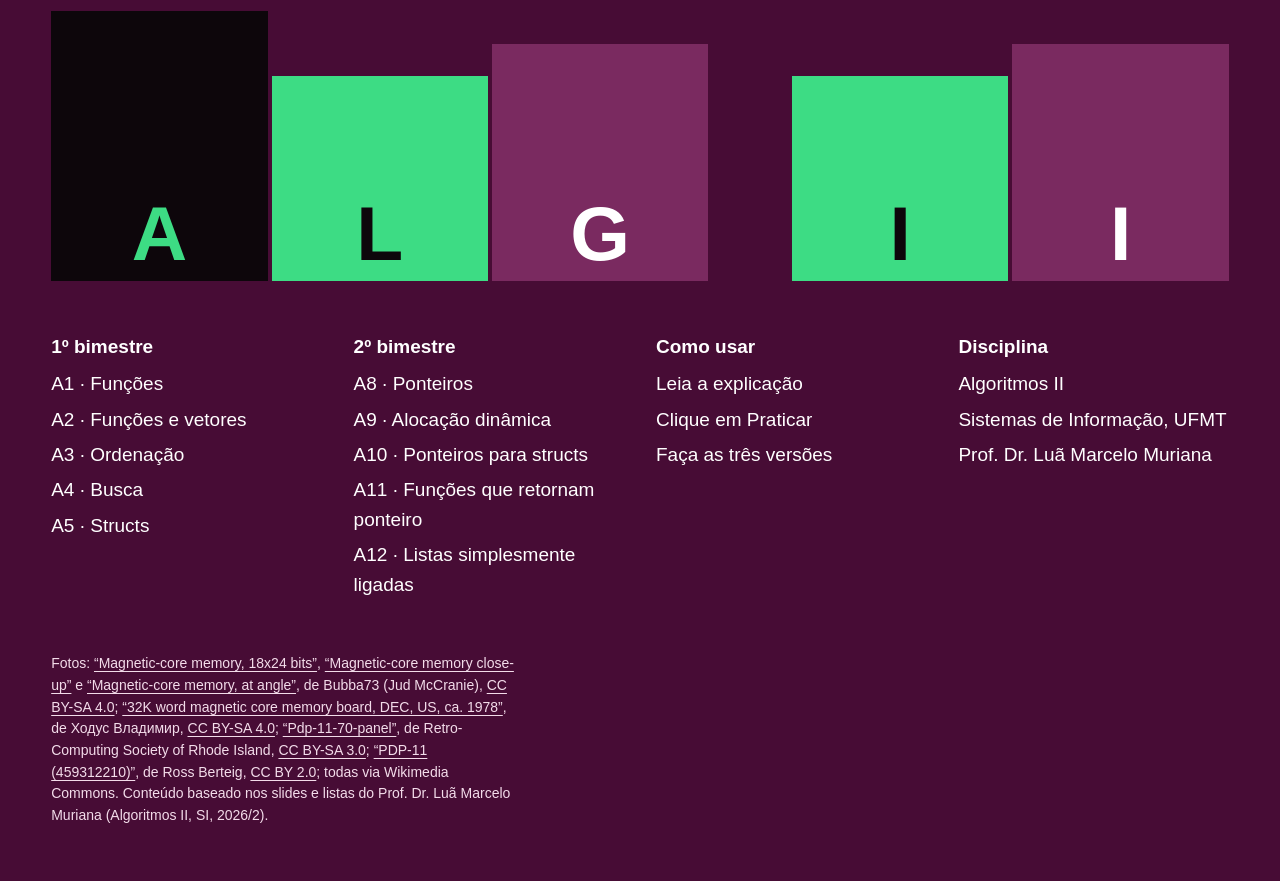
<file: a2.html>
<!doctype html>
<html lang="pt-BR">
<head>
<meta charset="utf-8">
<meta name="viewport" content="width=device-width, initial-scale=1">
<title>A2 · Funções e vetores | Algoritmos II</title>
<meta name="description" content="Um vetor passado para uma função não é copiado: vai o endereço do começo. Por isso a função consegue ler e alterar os elementos originais.">
<link rel="preconnect" href="https://api.fontshare.com">
<link rel="preconnect" href="https://fonts.googleapis.com">
<link rel="preconnect" href="https://fonts.gstatic.com" crossorigin>
<link href="https://api.fontshare.com/v2/css?f[]=roundo@400,500,600&display=swap" rel="stylesheet">
<link href="https://fonts.googleapis.com/css2?family=JetBrains+Mono:wght@400;600&display=swap" rel="stylesheet">
<link rel="stylesheet" href="css/site.css">
<link rel="icon" href="data:image/svg+xml,%3Csvg xmlns=%22http://www.w3.org/2000/svg%22 viewBox=%220 0 32 32%22%3E%3Crect x=%222%22 y=%228%22 width=%2218%22 height=%2216%22 fill=%22%233ddc84%22/%3E%3Crect x=%2222%22 y=%228%22 width=%228%22 height=%2216%22 fill=%22%23470c35%22/%3E%3C/svg%3E">
</head>
<body data-aula="a2">
<header class="bar"><div class="wrap"><a class="mark" href="index.html"><i aria-hidden="true"></i>Algoritmos II</a><nav aria-label="Principal"><a href="index.html" class="hide-s">Início</a><a href="index.html#bim1" aria-current="page">1º<span class="hide-s"> bimestre</span></a><a href="index.html#bim2">2º<span class="hide-s"> bimestre</span></a></nav></div></header>
<main>
<header class="hero aula"><div class="wrap"><span class="kicker-num">A2 · 1º bimestre</span><h1 class="rv">Funções e vetores</h1><p class="lede rv" style="--i:1">Um vetor passado para uma função não é copiado: vai o endereço do começo. Por isso a função consegue ler e alterar os elementos originais.</p><a class="btn rv" style="--i:2" href="#exercicios"><span>Ir aos exercícios</span><span><i class="arrow"></i></span></a><p class="meta rv" style="--i:3">14 exercícios desta aula, cada um em 3 versões. Material de origem: slides “A2 - Funções II” e “Exercícios A2 - Funções II” (13 questões).</p></div><div class="giant" aria-hidden="true"><div class="val shutter"><img src="assets/magnetic-core-memory-at-angle.jpg" alt="" width="1400" height="933"></div><div class="ptr"></div></div></header>
<div class="wrap aula-body"><nav class="toc" aria-label="Nesta aula"><h2>Nesta aula</h2><ol><li><a href="#t-parametro">Vetor como parâmetro</a></li><li><a href="#t-alteracao">Por que a função altera o vetor original</a></li><li><a href="#t-string">Strings em funções</a></li><li><a href="#t-retorno">Vetores não podem ser retornados</a></li><li><a href="#t-algoritmos">Padrões que aparecem na lista</a></li></ol><a class="btn small alt" href="#exercicios"><span>Exercícios</span><span><i class="arrow"></i></span></a></nav><article class="texto">
<section id="t-parametro">
<h2>Vetor como parâmetro</h2>
<p>Para declarar que um parâmetro é um vetor, usam-se colchetes <strong>vazios</strong>. Como a função não sabe o tamanho, ele costuma vir num segundo parâmetro.</p>
<pre><code>int maximo(int vetor[], int tam) {
    int m = vetor[0];
    for (int i = 1; i &lt; tam; i++)
        if (vetor[i] &gt; m)
            m = vetor[i];
    return m;
}</code></pre>
<p>Na chamada vai <strong>só o nome</strong> do vetor, sem colchetes:</p>
<pre><code>int notas[10];
/* ... leitura ... */
int maior = maximo(notas, 10);</code></pre>
<div class="nota alerta"><b>Chamadas erradas comuns</b><code>maximo(notas[], 10)</code> não compila. <code>maximo(notas[10], 10)</code> envia um único elemento (e ainda fora do vetor, que vai de 0 a 9).</div>
<div class="praticar-row"><a class="btn" href="#p-t-parametro"><span>Praticar</span><span><i class="arrow"></i></span></a><small>3 exercícios, 3 versões cada</small></div></section>

<section id="t-alteracao">
<h2>Por que a função altera o vetor original</h2>
<p>Com uma variável simples, o parâmetro é uma <strong>variável nova</strong> que recebe uma cópia do valor (A1). Com vetor isso não acontece: nenhum vetor novo é criado.</p>
<p>Em C tudo é passado por valor, mas o “valor” de um vetor numa chamada é o <strong>endereço do primeiro elemento</strong>. A função recebe esse endereço e trabalha direto na memória do vetor de quem chamou.</p>
<div class="nota"><b>Comparação da aula</b>Passar por valor é entregar uma fotocópia: rabiscar a cópia não muda o original. Passar o endereço é dizer onde o documento está: quem tem o endereço vai até lá e muda o original.</div>
<pre><code>void zerarNegativos(int v[], int n) {
    for (int i = 0; i &lt; n; i++)
        if (v[i] &lt; 0)
            v[i] = 0;
}

int main() {
    int dados[4] = {3, -2, 5, -7};
    zerarNegativos(dados, 4);
    for (int i = 0; i &lt; 4; i++) printf("%d ", dados[i]);
    return 0;
}</code></pre>
<pre class="saida">3 0 5 0</pre>
<p>Essa ideia (enviar o endereço para a função mexer no original) é o que a A8 generaliza com ponteiros.</p>
<div class="praticar-row"><a class="btn" href="#p-t-alteracao"><span>Praticar</span><span><i class="arrow"></i></span></a><small>1 exercício, 3 versões cada</small></div></section>

<section id="t-string">
<h2>Strings em funções</h2>
<p>String é vetor de <code>char</code> terminado em <code>'\0'</code>, então vale tudo acima. Uma função pode preencher a string de quem chamou:</p>
<pre><code>void solicitar_nome(char nome[], int tamanho_maximo) {
    printf("Por favor, digite seu nome: ");
    fgets(nome, tamanho_maximo, stdin);
}

void dar_boas_vindas(char nome[]) {
    printf("Ola, %s! Seja bem-vindo!\n", nome);
}

int main() {
    char nome_pessoa[50];          /* começa com lixo */
    solicitar_nome(nome_pessoa, 50);   /* fgets grava direto em nome_pessoa */
    dar_boas_vindas(nome_pessoa);
    return 0;
}</code></pre>
<p>Para percorrer uma string, o laço vai até o terminador: <code>for (i = 0; s[i] != '\0'; i++)</code>. Contar espaços, consoantes ou vogais é só trocar o teste dentro do laço.</p>
<div class="praticar-row"><a class="btn" href="#p-t-string"><span>Praticar</span><span><i class="arrow"></i></span></a><small>2 exercícios, 3 versões cada</small></div></section>

<section id="t-retorno">
<h2>Vetores não podem ser retornados</h2>
<p>Tentar devolver um vetor declarado na função dá erro:</p>
<pre><code>char[] solicitar_nome() {     /* não compila */
    char nome[50];
    fgets(nome, 50, stdin);
    return nome;
}</code></pre>
<p>A solução é a da seção anterior: quem chama cria o vetor e passa para a função preencher. Quando a função precisa “devolver” vários números (a posição <em>e</em> o valor do maior, a quantidade <em>e</em> os elementos), ela devolve um deles pelo <code>return</code> e altera um vetor recebido, ou imprime direto.</p>
<div class="praticar-row"><a class="btn" href="#p-t-retorno"><span>Praticar</span><span><i class="arrow"></i></span></a><small>1 exercício, 3 versões cada</small></div></section>

<section id="t-algoritmos">
<h2>Padrões que aparecem na lista</h2>
<ul>
<li><strong>Maior e posição:</strong> guarde o índice (<code>pos</code>) e compare <code>v[i] &gt; v[pos]</code>; no fim, o valor é <code>v[pos]</code>.</li>
<li><strong>Acima da média:</strong> dois laços. O primeiro soma; só depois de ter a média o segundo conta quem passa dela.</li>
<li><strong>Vetores iguais:</strong> percorra os dois juntos; na primeira diferença, devolva 0; se o laço terminar, devolva 1.</li>
<li><strong>Intersecção:</strong> laço dentro de laço: para cada <code>a[i]</code>, procure um <code>b[j]</code> igual.</li>
<li><strong>Remover repetidos:</strong> monte um novo tamanho <code>k</code>; copie <code>v[i]</code> para <code>v[k]</code> só se ele ainda não apareceu entre <code>v[0]</code> e <code>v[k-1]</code>.</li>
<li><strong>Pares antes dos ímpares mantendo a ordem:</strong> use um vetor auxiliar: primeiro copie os pares na ordem, depois os ímpares; então copie de volta.</li>
<li><strong>Maior sequência crescente:</strong> conte o tamanho da sequência atual; quando <code>v[i] &lt;= v[i-1]</code>, recomece; guarde o melhor início e tamanho.</li>
</ul>
<div class="praticar-row"><a class="btn" href="#p-t-algoritmos"><span>Praticar</span><span><i class="arrow"></i></span></a><small>7 exercícios, 3 versões cada</small></div></section>
</article></div>
<section class="exercicios" id="exercicios"><div class="wrap"><h2>Exercícios</h2><div class="ex-intro"><p>Todas as questões das listas do professor desta aula, convertidas para marcar, corrigir ou encaixar. Cada uma tem três versões com dados diferentes: faça a V1, confira, e repita o raciocínio na V2 e na V3.</p><div class="placar" aria-live="polite"><div><b data-k="ok">0</b><span>versões certas</span></div><div><b data-k="err">0</b><span>para revisar</span></div><div><b data-k="tot">0</b><span>versões no total</span></div><button type="button" class="zerar">Zerar progresso desta aula</button></div></div><div class="ex-group" id="p-t-parametro" data-topic="t-parametro"><h3>Vetor como parâmetro</h3><a class="back" href="#t-parametro">Voltar à explicação</a><div class="ex-list"></div></div><div class="ex-group" id="p-t-alteracao" data-topic="t-alteracao"><h3>Por que a função altera o vetor original</h3><a class="back" href="#t-alteracao">Voltar à explicação</a><div class="ex-list"></div></div><div class="ex-group" id="p-t-string" data-topic="t-string"><h3>Strings em funções</h3><a class="back" href="#t-string">Voltar à explicação</a><div class="ex-list"></div></div><div class="ex-group" id="p-t-retorno" data-topic="t-retorno"><h3>Vetores não podem ser retornados</h3><a class="back" href="#t-retorno">Voltar à explicação</a><div class="ex-list"></div></div><div class="ex-group" id="p-t-algoritmos" data-topic="t-algoritmos"><h3>Padrões que aparecem na lista</h3><a class="back" href="#t-algoritmos">Voltar à explicação</a><div class="ex-list"></div></div><nav class="vizinhas" aria-label="Outras aulas"><a href="a1.html"><span>Aula anterior</span><b>A1 · Funções</b></a><a class="prox" href="a3.html"><span>Próxima aula</span><b>A3 · Ordenação</b></a></nav></div></section>
</main>
<footer class="foot"><div class="wrap"><div class="blocks" aria-hidden="true"><span>A</span><span>L</span><span>G</span><span class="sp"></span><span>I</span><span>I</span></div><div class="cols"><div><h2>1º bimestre</h2><ul><li><a href="a1.html">A1 · Funções</a></li><li><a href="a2.html">A2 · Funções e vetores</a></li><li><a href="a3.html">A3 · Ordenação</a></li><li><a href="a4.html">A4 · Busca</a></li><li><a href="a5.html">A5 · Structs</a></li></ul></div><div><h2>2º bimestre</h2><ul><li><a href="a8.html">A8 · Ponteiros</a></li><li><a href="a9.html">A9 · Alocação dinâmica</a></li><li><a href="a10.html">A10 · Ponteiros para structs</a></li><li><a href="a11.html">A11 · Funções que retornam ponteiro</a></li><li><a href="a12.html">A12 · Listas simplesmente ligadas</a></li></ul></div><div><h2>Como usar</h2><ul><li>Leia a explicação</li><li>Clique em Praticar</li><li>Faça as três versões</li></ul></div><div><h2>Disciplina</h2><ul><li>Algoritmos II</li><li>Sistemas de Informação, UFMT</li><li>Prof. Dr. Luã Marcelo Muriana</li></ul></div></div><p class="credits">Fotos: <a href="https://commons.wikimedia.org/w/index.php?curid=39746473">“Magnetic-core memory, 18x24 bits”</a>, <a href="https://commons.wikimedia.org/w/index.php?curid=39746489">“Magnetic-core memory close-up”</a> e <a href="https://commons.wikimedia.org/w/index.php?curid=39772980">“Magnetic-core memory, at angle”</a>, de Bubba73 (Jud McCranie), <a href="https://creativecommons.org/licenses/by-sa/4.0/">CC BY-SA 4.0</a>; <a href="https://commons.wikimedia.org/w/index.php?curid=142438693">“32K word magnetic core memory board, DEC, US, ca. 1978”</a>, de Ходус Владимир, <a href="https://creativecommons.org/licenses/by-sa/4.0/">CC BY-SA 4.0</a>; <a href="https://commons.wikimedia.org/w/index.php?curid=4656367">“Pdp-11-70-panel”</a>, de Retro-Computing Society of Rhode Island, <a href="https://creativecommons.org/licenses/by-sa/3.0/">CC BY-SA 3.0</a>; <a href="https://commons.wikimedia.org/w/index.php?curid=3299932">“PDP-11 (459312210)”</a>, de Ross Berteig, <a href="https://creativecommons.org/licenses/by/2.0/">CC BY 2.0</a>; todas via Wikimedia Commons. Conteúdo baseado nos slides e listas do Prof. Dr. Luã Marcelo Muriana (Algoritmos II, SI, 2026/2).</p></div></footer>
<script src="js/site.js"></script>
<script src="data/a2.js"></script>
<script src="js/quiz.js"></script>
</body>
</html>
</file>
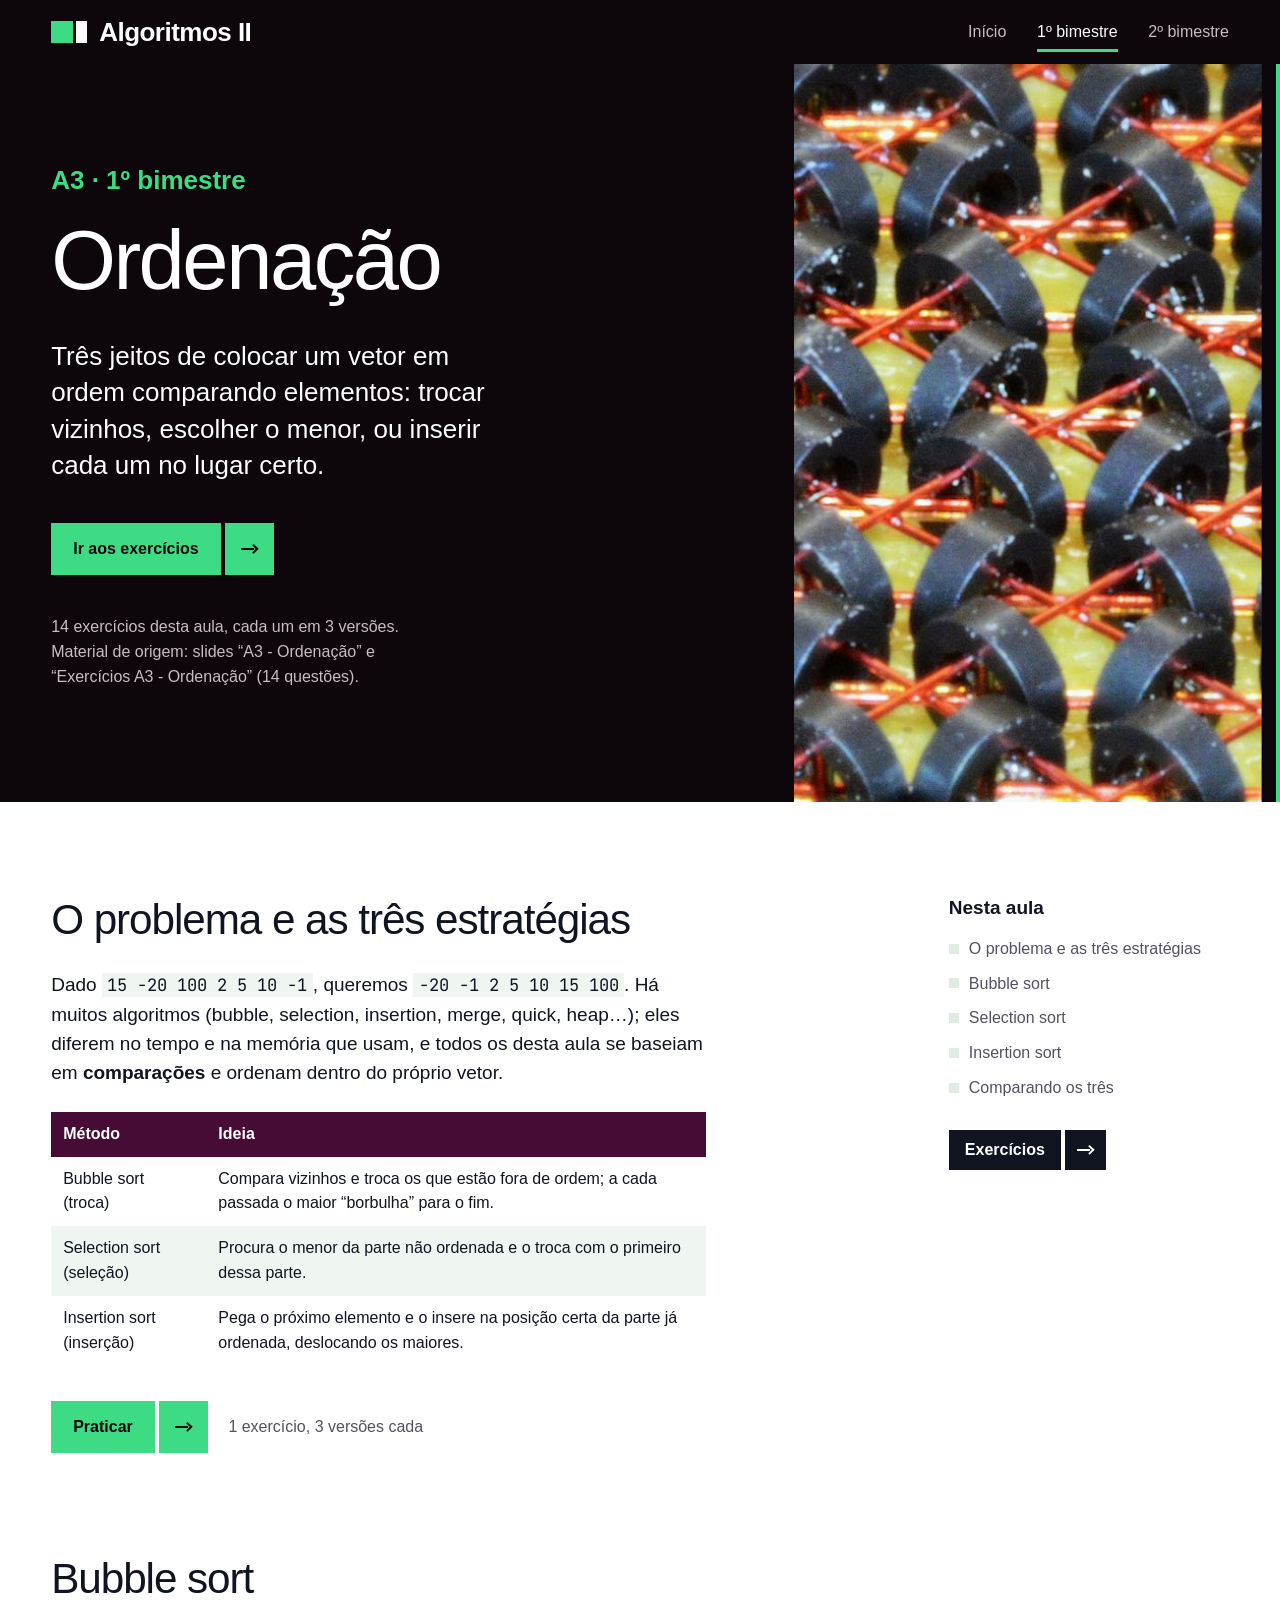
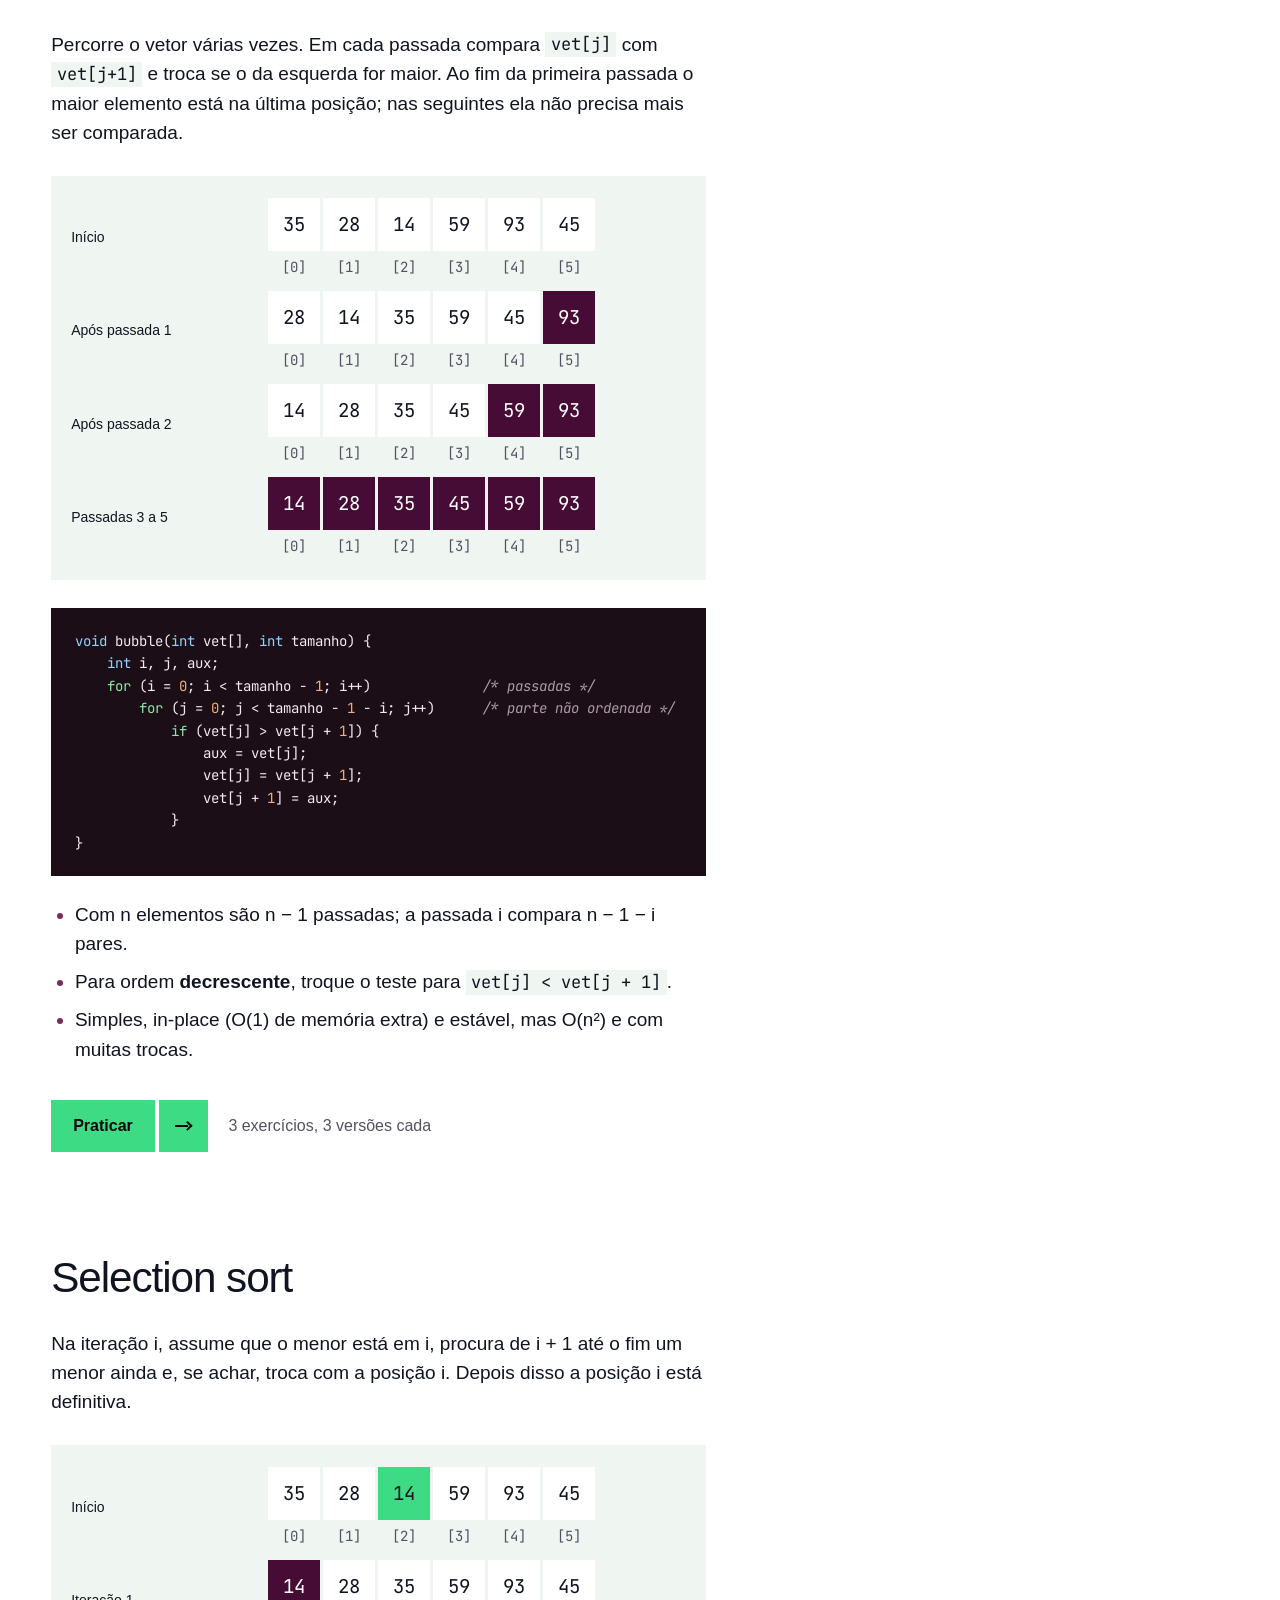
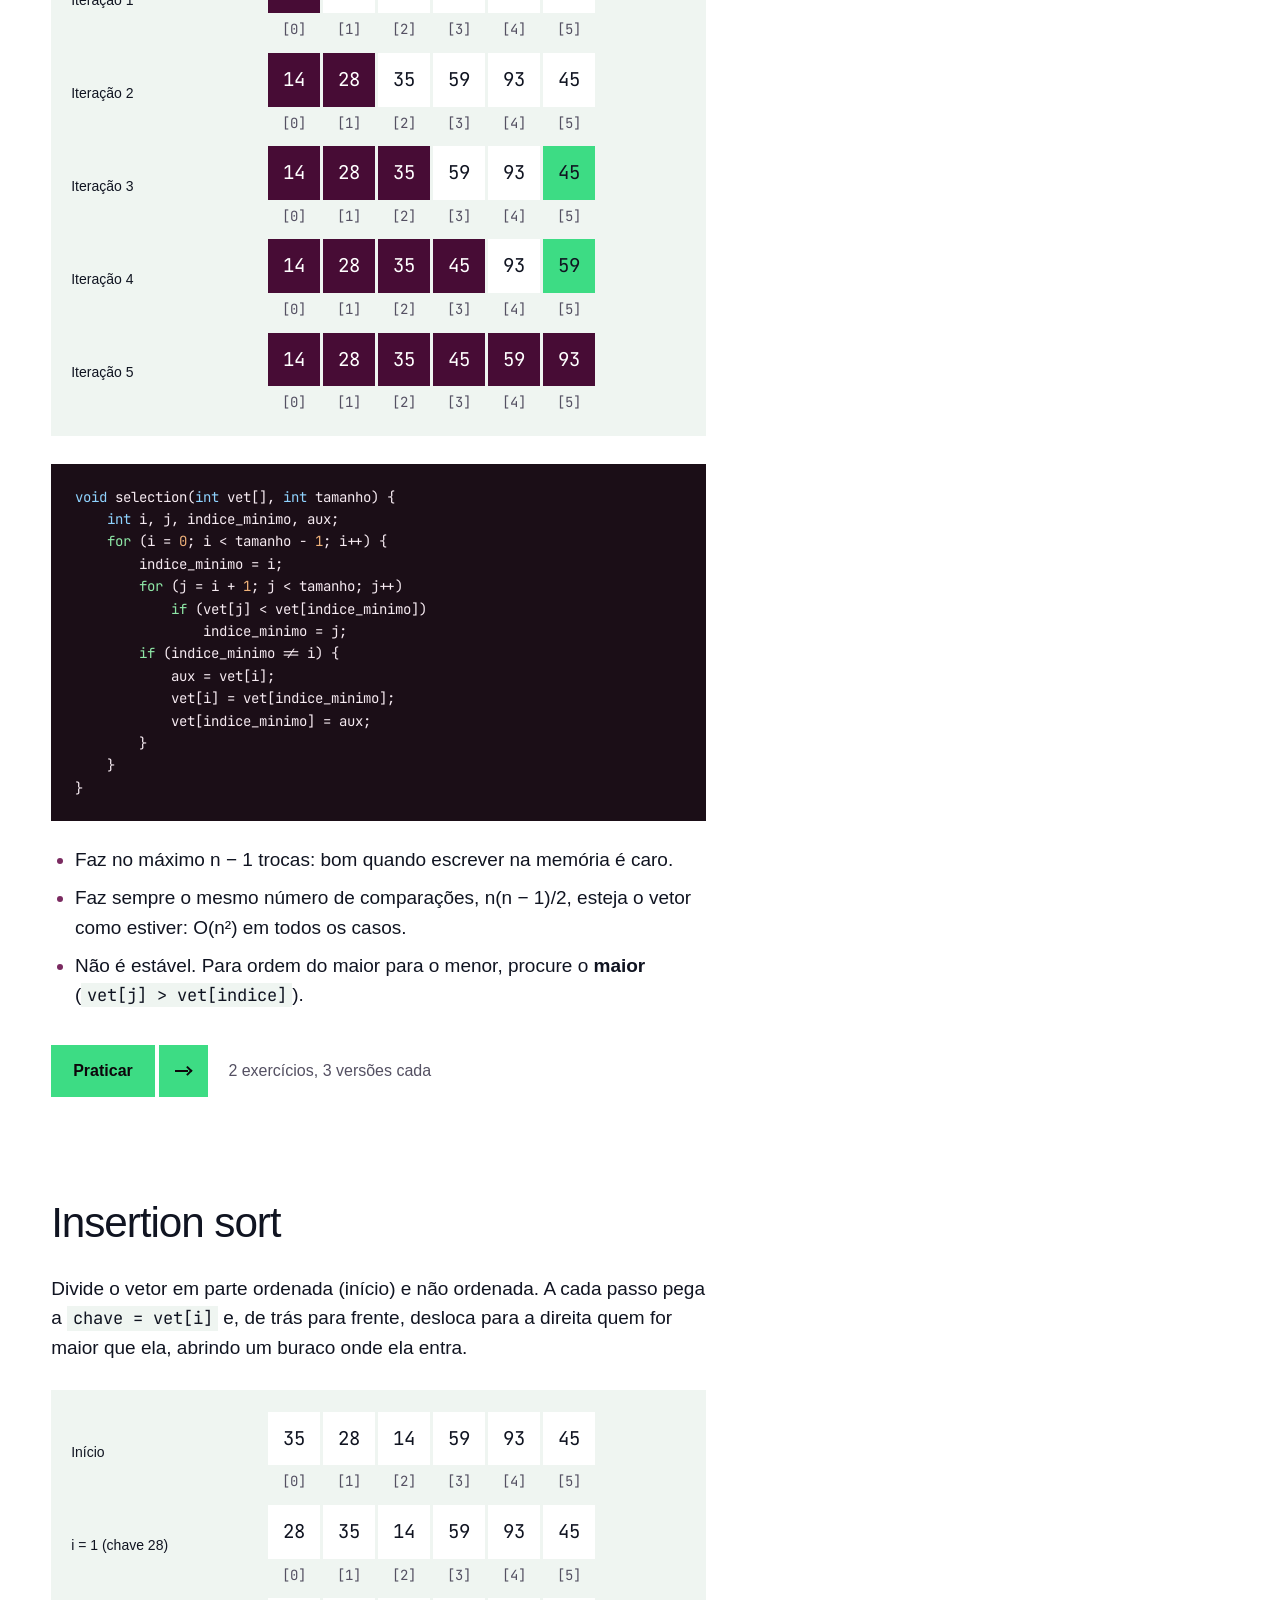
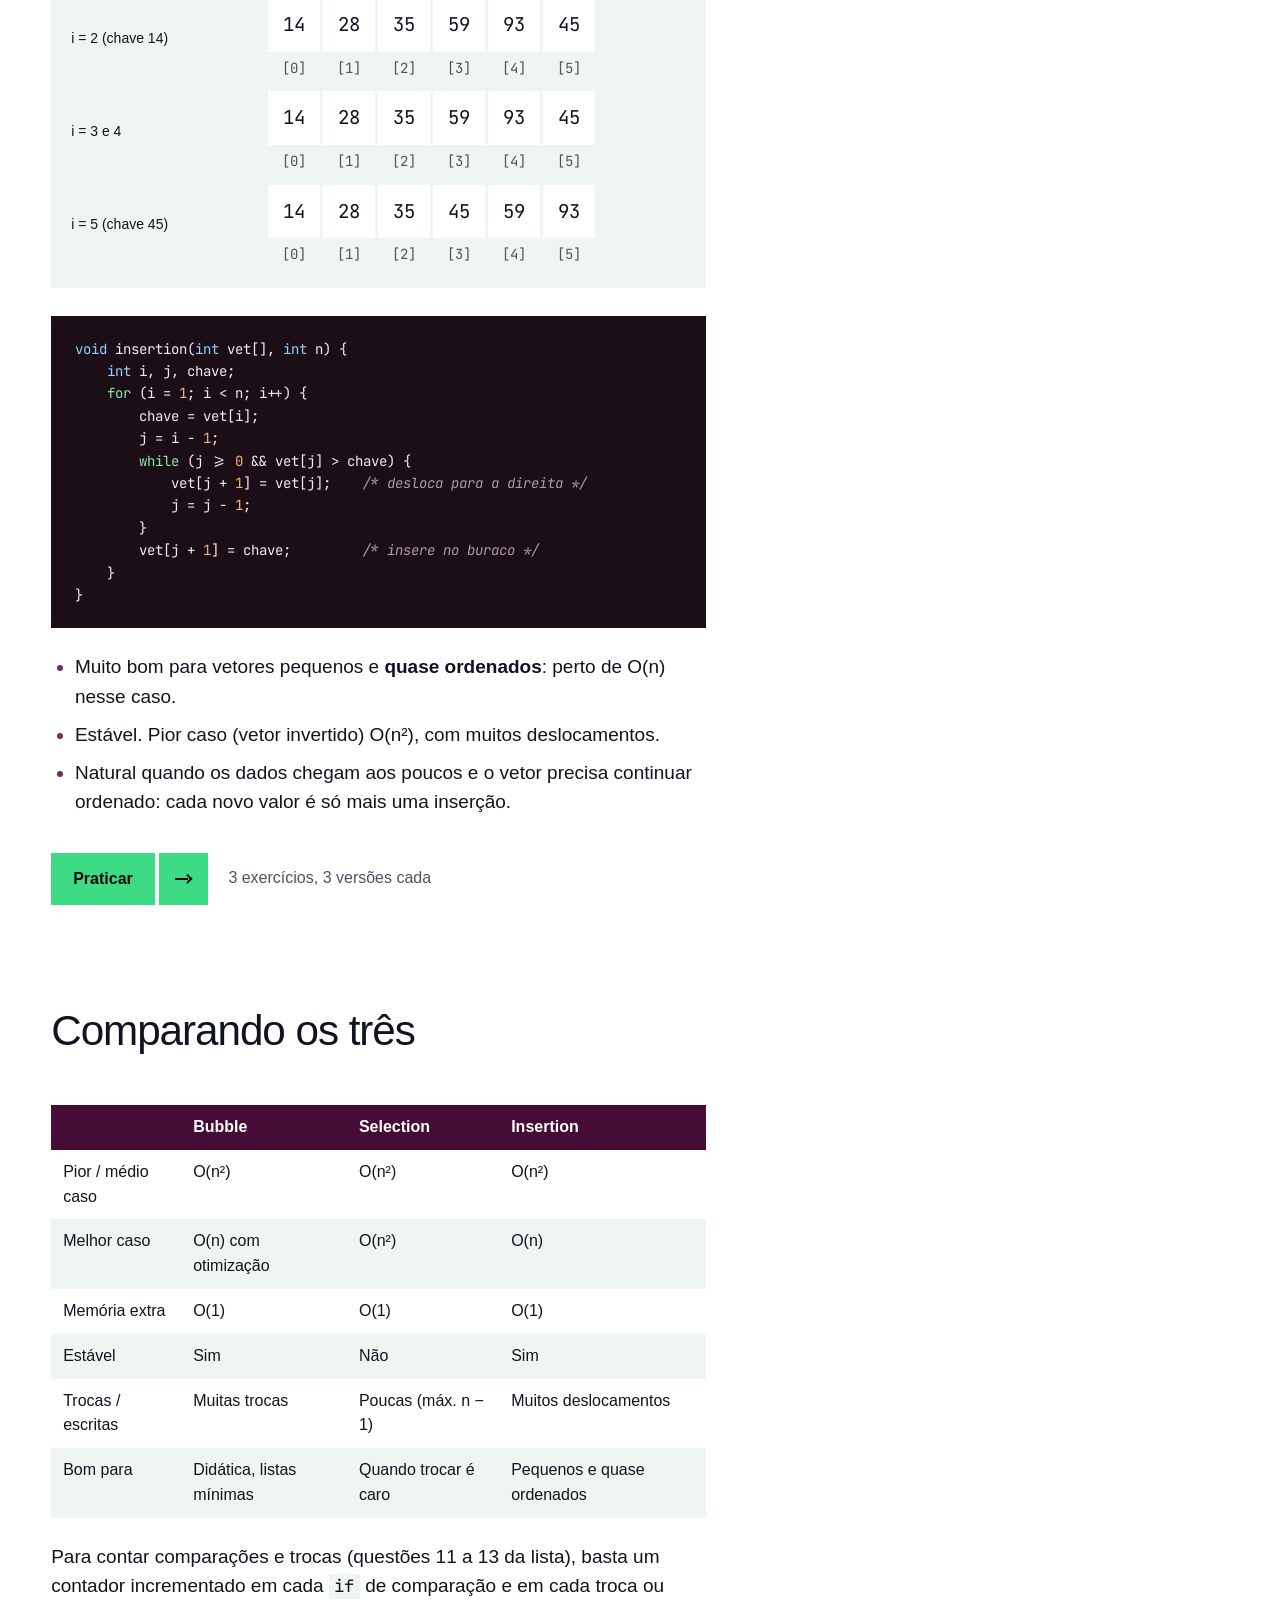
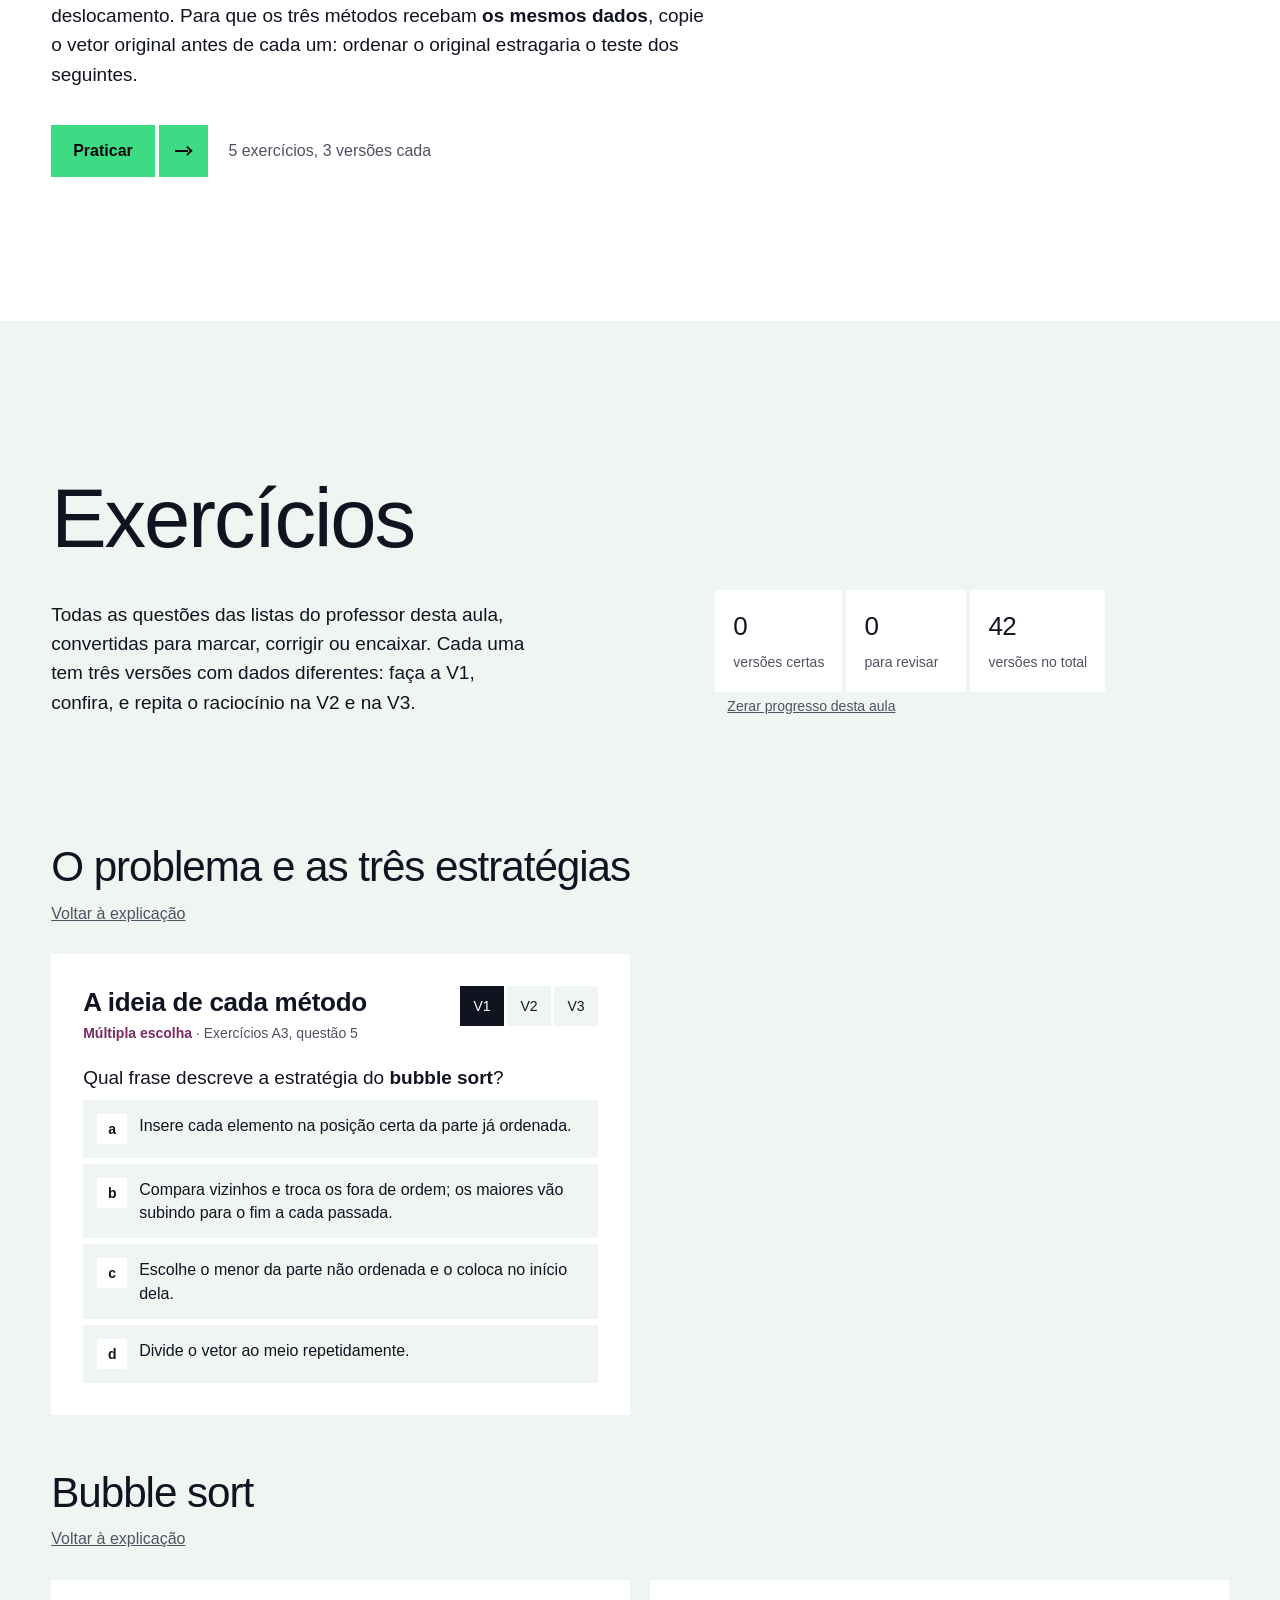
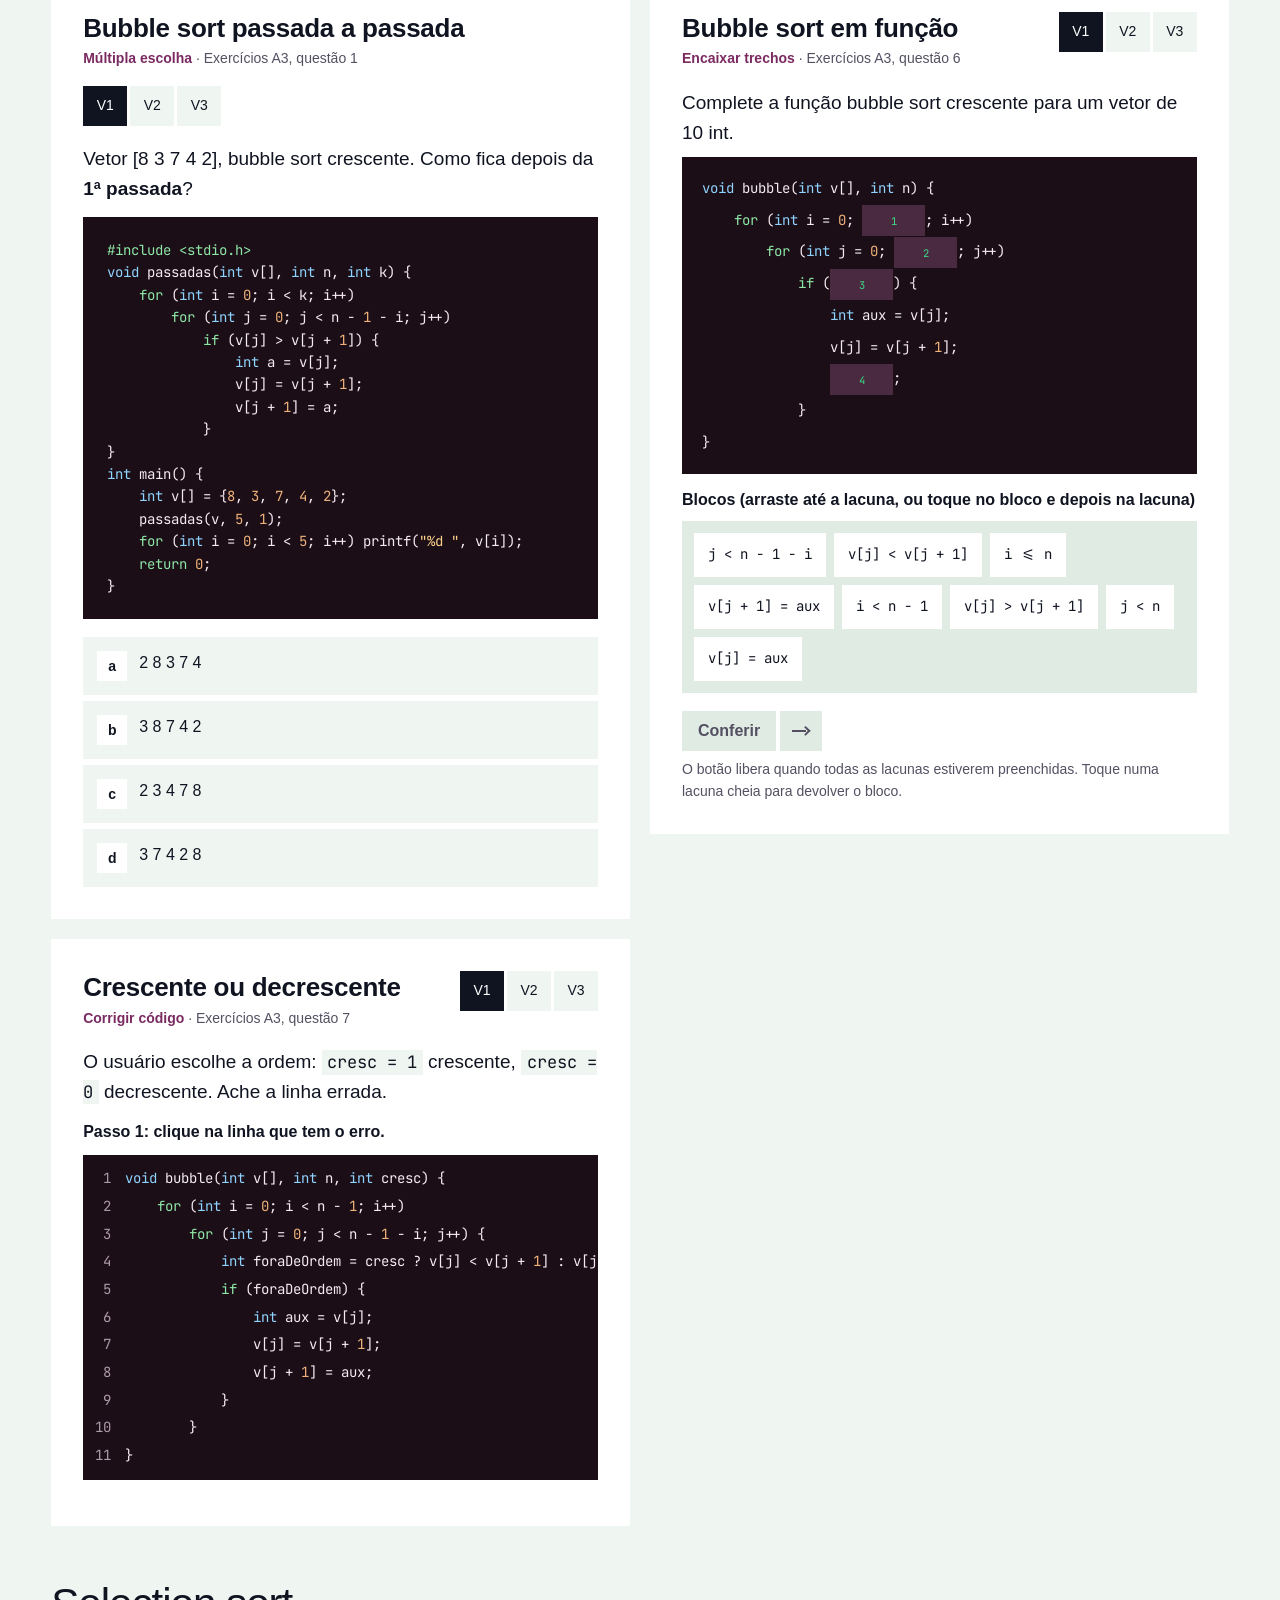
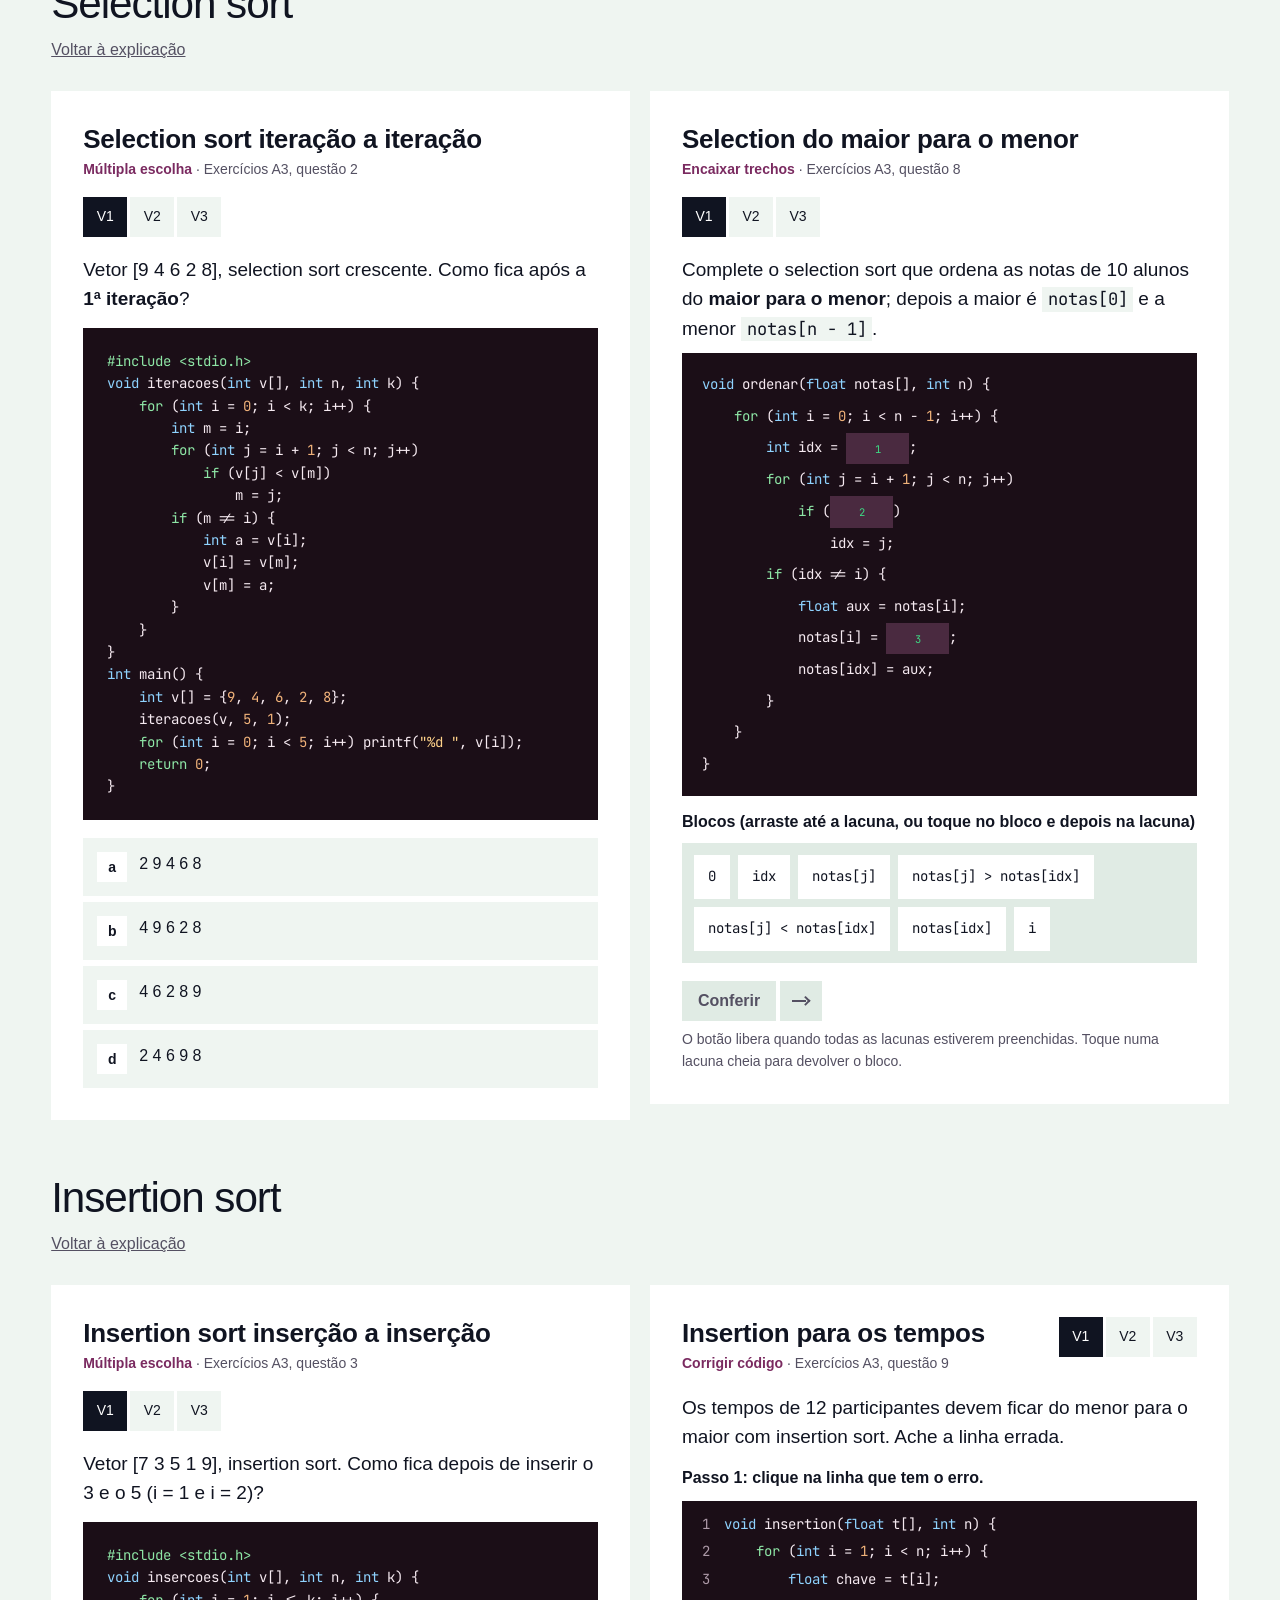
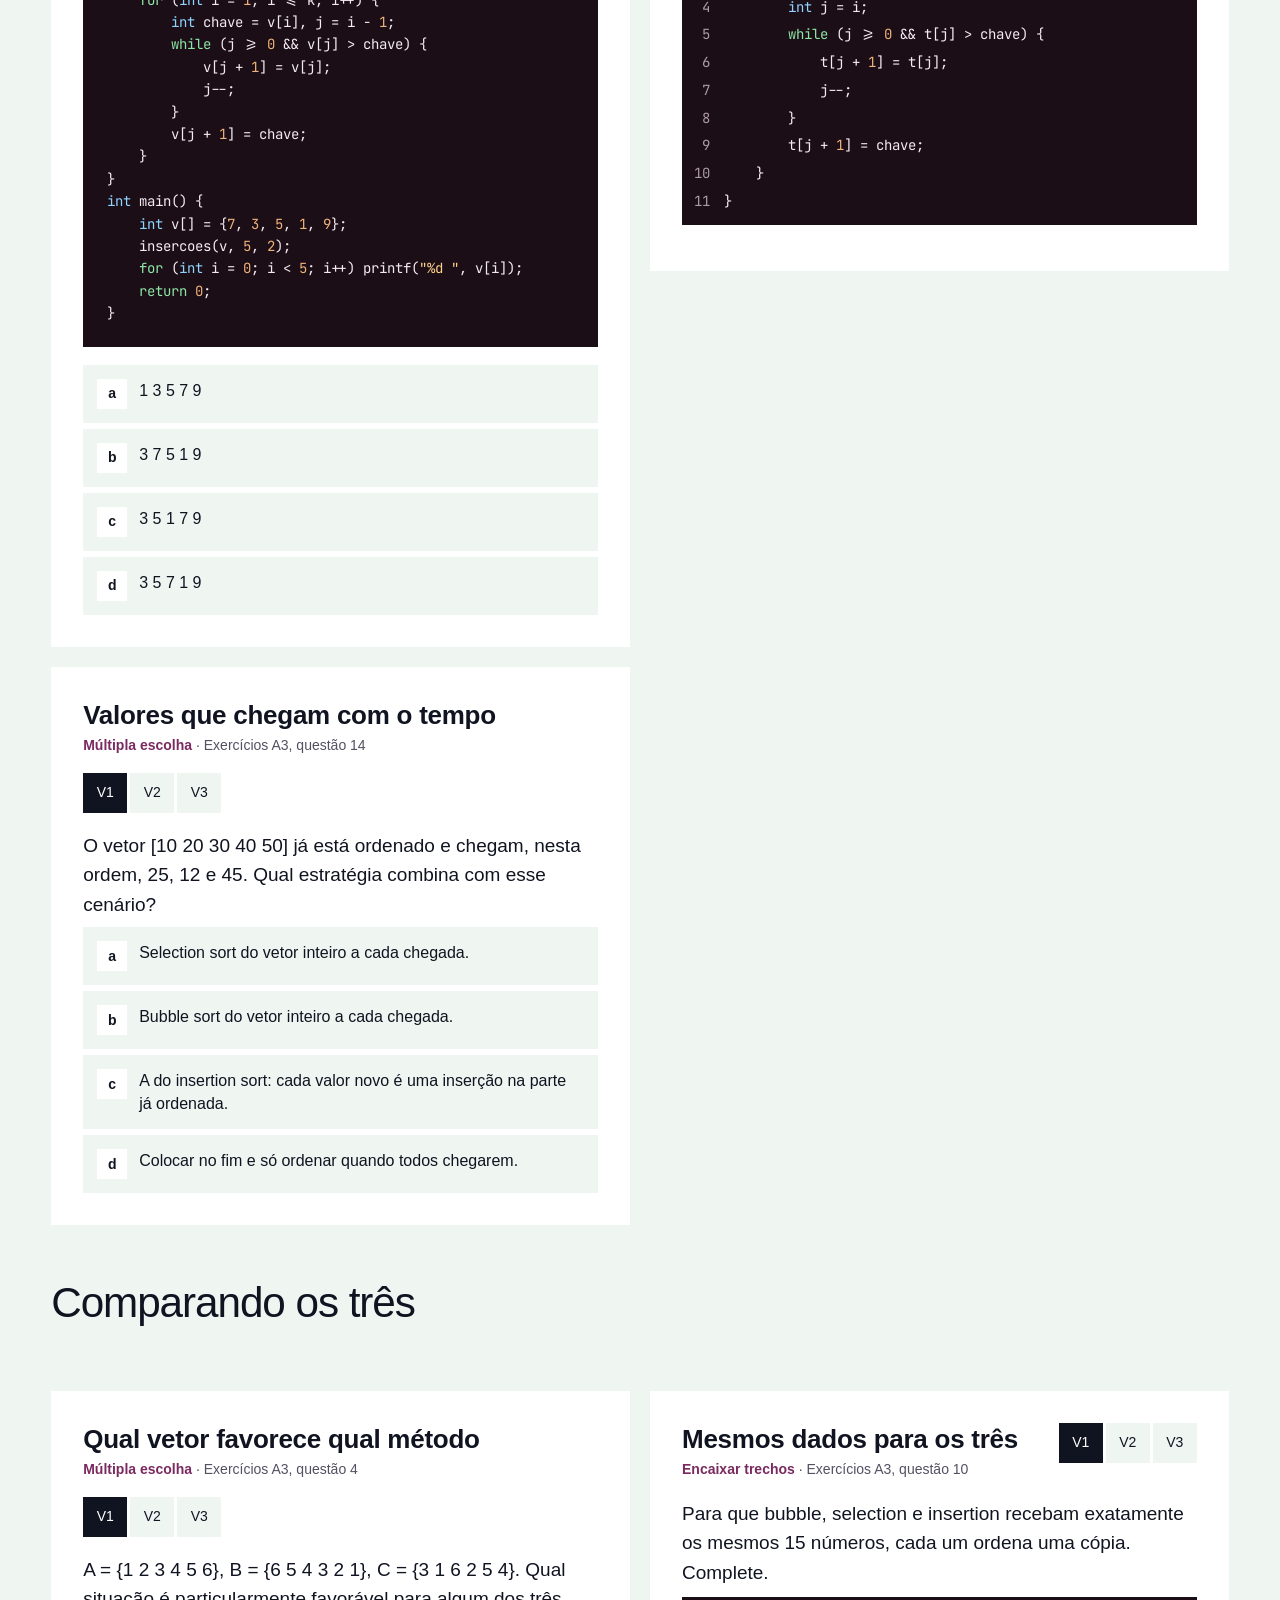
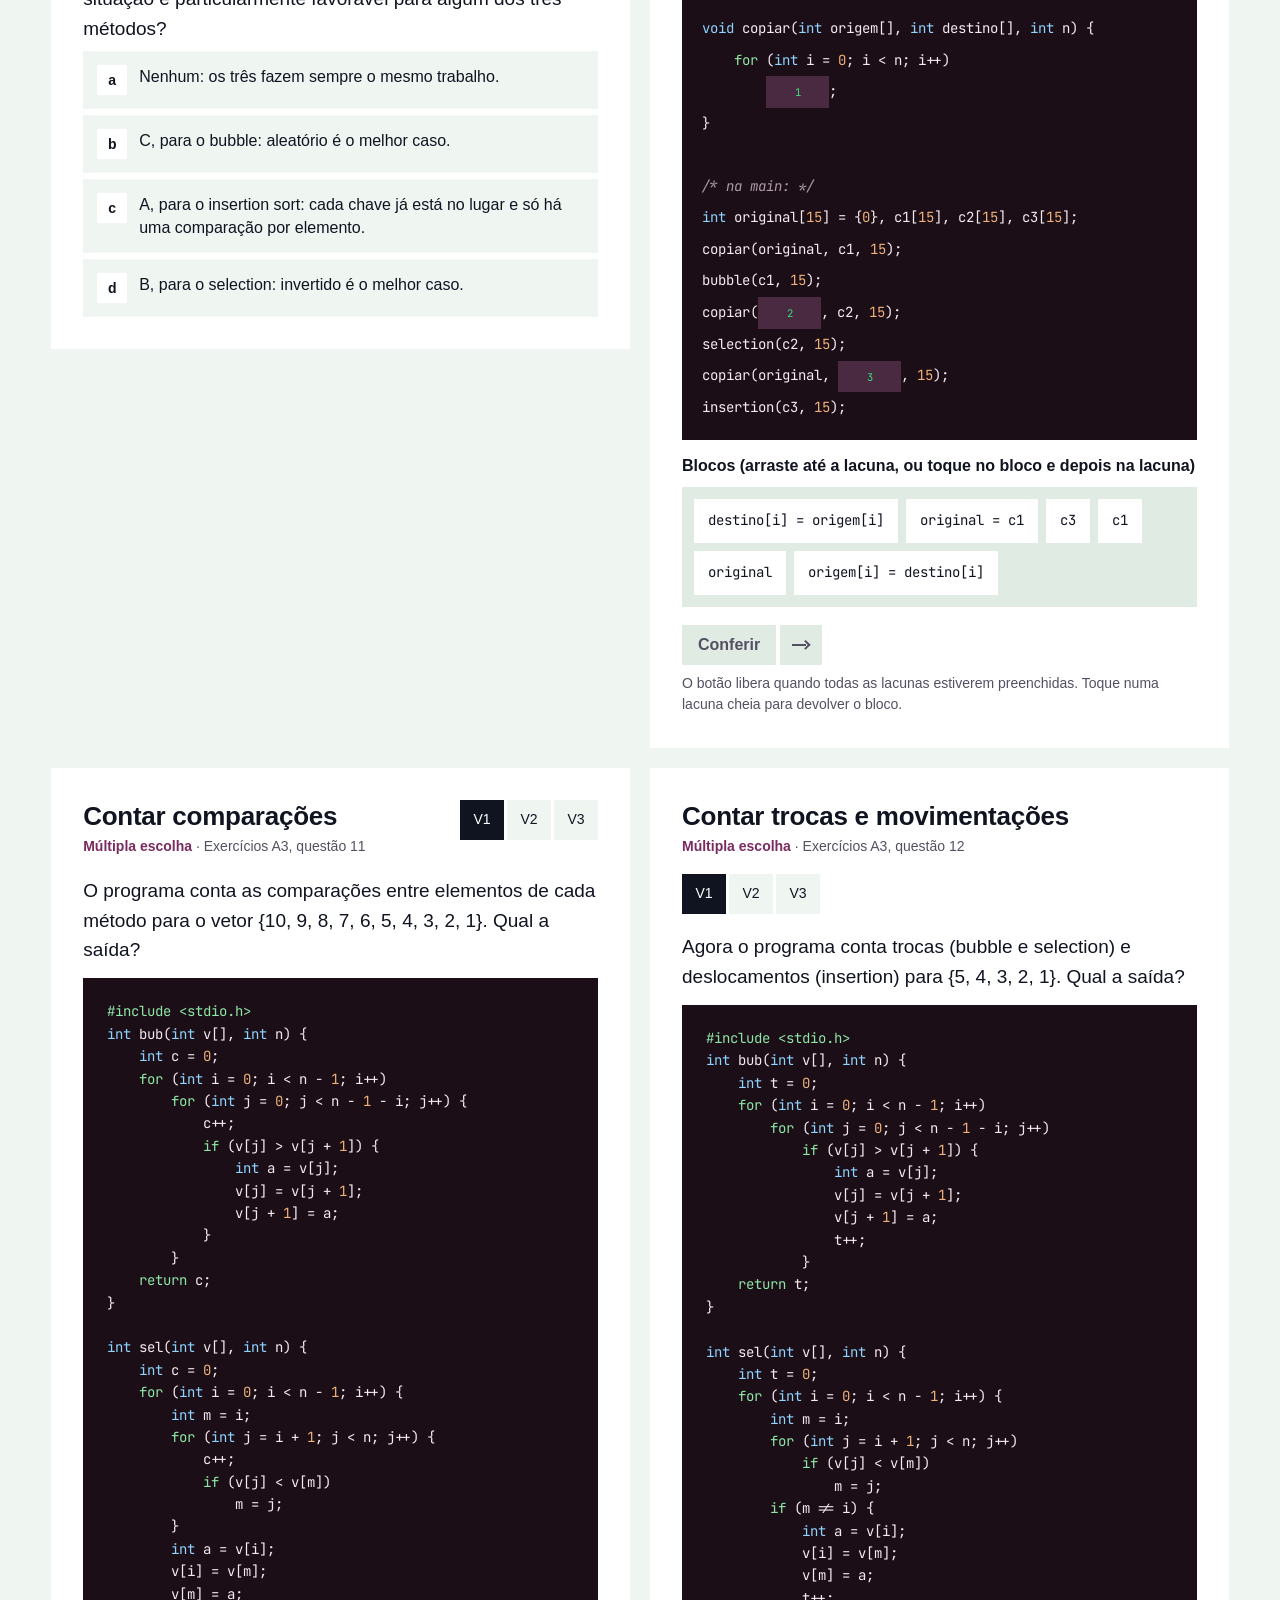
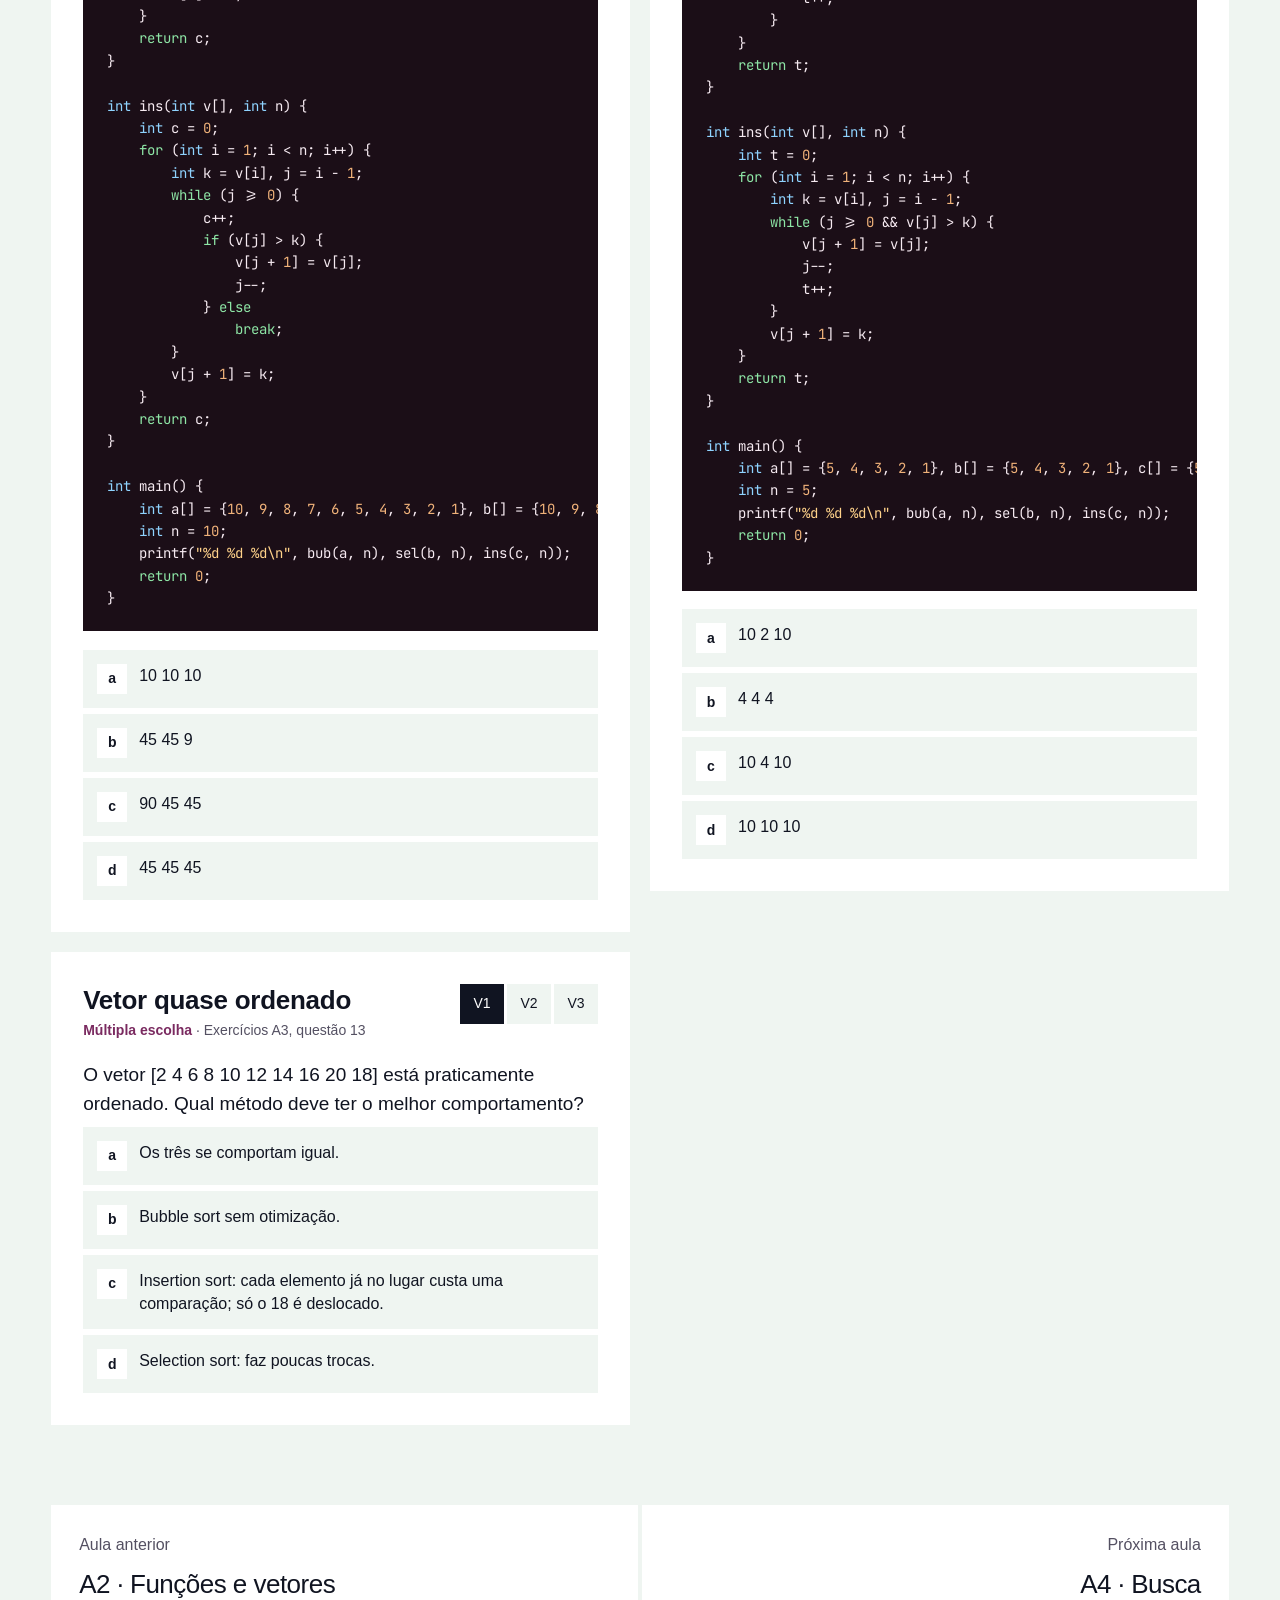
<file: a3.html>
<!doctype html>
<html lang="pt-BR">
<head>
<meta charset="utf-8">
<meta name="viewport" content="width=device-width, initial-scale=1">
<title>A3 · Ordenação | Algoritmos II</title>
<meta name="description" content="Três jeitos de colocar um vetor em ordem comparando elementos: trocar vizinhos, escolher o menor, ou inserir cada um no lugar certo.">
<link rel="preconnect" href="https://api.fontshare.com">
<link rel="preconnect" href="https://fonts.googleapis.com">
<link rel="preconnect" href="https://fonts.gstatic.com" crossorigin>
<link href="https://api.fontshare.com/v2/css?f[]=roundo@400,500,600&display=swap" rel="stylesheet">
<link href="https://fonts.googleapis.com/css2?family=JetBrains+Mono:wght@400;600&display=swap" rel="stylesheet">
<link rel="stylesheet" href="css/site.css">
<link rel="icon" href="data:image/svg+xml,%3Csvg xmlns=%22http://www.w3.org/2000/svg%22 viewBox=%220 0 32 32%22%3E%3Crect x=%222%22 y=%228%22 width=%2218%22 height=%2216%22 fill=%22%233ddc84%22/%3E%3Crect x=%2222%22 y=%228%22 width=%228%22 height=%2216%22 fill=%22%23470c35%22/%3E%3C/svg%3E">
</head>
<body data-aula="a3">
<header class="bar"><div class="wrap"><a class="mark" href="index.html"><i aria-hidden="true"></i>Algoritmos II</a><nav aria-label="Principal"><a href="index.html" class="hide-s">Início</a><a href="index.html#bim1" aria-current="page">1º<span class="hide-s"> bimestre</span></a><a href="index.html#bim2">2º<span class="hide-s"> bimestre</span></a></nav></div></header>
<main>
<header class="hero aula"><div class="wrap"><span class="kicker-num">A3 · 1º bimestre</span><h1 class="rv">Ordenação</h1><p class="lede rv" style="--i:1">Três jeitos de colocar um vetor em ordem comparando elementos: trocar vizinhos, escolher o menor, ou inserir cada um no lugar certo.</p><a class="btn rv" style="--i:2" href="#exercicios"><span>Ir aos exercícios</span><span><i class="arrow"></i></span></a><p class="meta rv" style="--i:3">14 exercícios desta aula, cada um em 3 versões. Material de origem: slides “A3 - Ordenação” e “Exercícios A3 - Ordenação” (14 questões).</p></div><div class="giant" aria-hidden="true"><div class="val shutter"><img src="assets/magnetic-core-memory-at-angle.jpg" alt="" width="1400" height="933"></div><div class="ptr"></div></div></header>
<div class="wrap aula-body"><nav class="toc" aria-label="Nesta aula"><h2>Nesta aula</h2><ol><li><a href="#t-visao">O problema e as três estratégias</a></li><li><a href="#t-bubble">Bubble sort</a></li><li><a href="#t-selection">Selection sort</a></li><li><a href="#t-insertion">Insertion sort</a></li><li><a href="#t-comparacao">Comparando os três</a></li></ol><a class="btn small alt" href="#exercicios"><span>Exercícios</span><span><i class="arrow"></i></span></a></nav><article class="texto">
<section id="t-visao">
<h2>O problema e as três estratégias</h2>
<p>Dado <code>15 -20 100 2 5 10 -1</code>, queremos <code>-20 -1 2 5 10 15 100</code>. Há muitos algoritmos (bubble, selection, insertion, merge, quick, heap…); eles diferem no tempo e na memória que usam, e todos os desta aula se baseiam em <strong>comparações</strong> e ordenam dentro do próprio vetor.</p>
<table class="tabela">
<thead><tr><th>Método</th><th>Ideia</th></tr></thead>
<tbody>
<tr><td>Bubble sort (troca)</td><td>Compara vizinhos e troca os que estão fora de ordem; a cada passada o maior “borbulha” para o fim.</td></tr>
<tr><td>Selection sort (seleção)</td><td>Procura o menor da parte não ordenada e o troca com o primeiro dessa parte.</td></tr>
<tr><td>Insertion sort (inserção)</td><td>Pega o próximo elemento e o insere na posição certa da parte já ordenada, deslocando os maiores.</td></tr>
</tbody></table>
<div class="praticar-row"><a class="btn" href="#p-t-visao"><span>Praticar</span><span><i class="arrow"></i></span></a><small>1 exercício, 3 versões cada</small></div></section>

<section id="t-bubble">
<h2>Bubble sort</h2>
<p>Percorre o vetor várias vezes. Em cada passada compara <code>vet[j]</code> com <code>vet[j+1]</code> e troca se o da esquerda for maior. Ao fim da primeira passada o maior elemento está na última posição; nas seguintes ela não precisa mais ser comparada.</p>
<div class="passos" data-passos="Início:35,28,14,59,93,45|Após passada 1:28,14,35,59,45,93^|Após passada 2:14,28,35,45,59^,93^|Passadas 3 a 5:14^,28^,35^,45^,59^,93^"></div>
<pre><code>void bubble(int vet[], int tamanho) {
    int i, j, aux;
    for (i = 0; i &lt; tamanho - 1; i++)              /* passadas */
        for (j = 0; j &lt; tamanho - 1 - i; j++)      /* parte não ordenada */
            if (vet[j] &gt; vet[j + 1]) {
                aux = vet[j];
                vet[j] = vet[j + 1];
                vet[j + 1] = aux;
            }
}</code></pre>
<ul>
<li>Com n elementos são n − 1 passadas; a passada i compara n − 1 − i pares.</li>
<li>Para ordem <strong>decrescente</strong>, troque o teste para <code>vet[j] &lt; vet[j + 1]</code>.</li>
<li>Simples, in-place (O(1) de memória extra) e estável, mas O(n²) e com muitas trocas.</li>
</ul>
<div class="praticar-row"><a class="btn" href="#p-t-bubble"><span>Praticar</span><span><i class="arrow"></i></span></a><small>3 exercícios, 3 versões cada</small></div></section>

<section id="t-selection">
<h2>Selection sort</h2>
<p>Na iteração i, assume que o menor está em i, procura de i + 1 até o fim um menor ainda e, se achar, troca com a posição i. Depois disso a posição i está definitiva.</p>
<div class="passos" data-passos="Início:35,28,14*,59,93,45|Iteração 1:14^,28,35,59,93,45|Iteração 2:14^,28^,35,59,93,45|Iteração 3:14^,28^,35^,59,93,45*|Iteração 4:14^,28^,35^,45^,93,59*|Iteração 5:14^,28^,35^,45^,59^,93^"></div>
<pre><code>void selection(int vet[], int tamanho) {
    int i, j, indice_minimo, aux;
    for (i = 0; i &lt; tamanho - 1; i++) {
        indice_minimo = i;
        for (j = i + 1; j &lt; tamanho; j++)
            if (vet[j] &lt; vet[indice_minimo])
                indice_minimo = j;
        if (indice_minimo != i) {
            aux = vet[i];
            vet[i] = vet[indice_minimo];
            vet[indice_minimo] = aux;
        }
    }
}</code></pre>
<ul>
<li>Faz no máximo n − 1 trocas: bom quando escrever na memória é caro.</li>
<li>Faz sempre o mesmo número de comparações, n(n − 1)/2, esteja o vetor como estiver: O(n²) em todos os casos.</li>
<li>Não é estável. Para ordem do maior para o menor, procure o <strong>maior</strong> (<code>vet[j] &gt; vet[indice]</code>).</li>
</ul>
<div class="praticar-row"><a class="btn" href="#p-t-selection"><span>Praticar</span><span><i class="arrow"></i></span></a><small>2 exercícios, 3 versões cada</small></div></section>

<section id="t-insertion">
<h2>Insertion sort</h2>
<p>Divide o vetor em parte ordenada (início) e não ordenada. A cada passo pega a <code>chave = vet[i]</code> e, de trás para frente, desloca para a direita quem for maior que ela, abrindo um buraco onde ela entra.</p>
<div class="passos" data-passos="Início:35,28,14,59,93,45|i = 1 (chave 28):28,35,14,59,93,45|i = 2 (chave 14):14,28,35,59,93,45|i = 3 e 4:14,28,35,59,93,45|i = 5 (chave 45):14,28,35,45,59,93"></div>
<pre><code>void insertion(int vet[], int n) {
    int i, j, chave;
    for (i = 1; i &lt; n; i++) {
        chave = vet[i];
        j = i - 1;
        while (j &gt;= 0 &amp;&amp; vet[j] &gt; chave) {
            vet[j + 1] = vet[j];    /* desloca para a direita */
            j = j - 1;
        }
        vet[j + 1] = chave;         /* insere no buraco */
    }
}</code></pre>
<ul>
<li>Muito bom para vetores pequenos e <strong>quase ordenados</strong>: perto de O(n) nesse caso.</li>
<li>Estável. Pior caso (vetor invertido) O(n²), com muitos deslocamentos.</li>
<li>Natural quando os dados chegam aos poucos e o vetor precisa continuar ordenado: cada novo valor é só mais uma inserção.</li>
</ul>
<div class="praticar-row"><a class="btn" href="#p-t-insertion"><span>Praticar</span><span><i class="arrow"></i></span></a><small>3 exercícios, 3 versões cada</small></div></section>

<section id="t-comparacao">
<h2>Comparando os três</h2>
<div class="scroll-x"><table class="tabela">
<thead><tr><th></th><th>Bubble</th><th>Selection</th><th>Insertion</th></tr></thead>
<tbody>
<tr><td>Pior / médio caso</td><td>O(n²)</td><td>O(n²)</td><td>O(n²)</td></tr>
<tr><td>Melhor caso</td><td>O(n) com otimização</td><td>O(n²)</td><td>O(n)</td></tr>
<tr><td>Memória extra</td><td>O(1)</td><td>O(1)</td><td>O(1)</td></tr>
<tr><td>Estável</td><td>Sim</td><td>Não</td><td>Sim</td></tr>
<tr><td>Trocas / escritas</td><td>Muitas trocas</td><td>Poucas (máx. n − 1)</td><td>Muitos deslocamentos</td></tr>
<tr><td>Bom para</td><td>Didática, listas mínimas</td><td>Quando trocar é caro</td><td>Pequenos e quase ordenados</td></tr>
</tbody></table></div>
<p>Para contar comparações e trocas (questões 11 a 13 da lista), basta um contador incrementado em cada <code>if</code> de comparação e em cada troca ou deslocamento. Para que os três métodos recebam <strong>os mesmos dados</strong>, copie o vetor original antes de cada um: ordenar o original estragaria o teste dos seguintes.</p>
<div class="praticar-row"><a class="btn" href="#p-t-comparacao"><span>Praticar</span><span><i class="arrow"></i></span></a><small>5 exercícios, 3 versões cada</small></div></section>
</article></div>
<section class="exercicios" id="exercicios"><div class="wrap"><h2>Exercícios</h2><div class="ex-intro"><p>Todas as questões das listas do professor desta aula, convertidas para marcar, corrigir ou encaixar. Cada uma tem três versões com dados diferentes: faça a V1, confira, e repita o raciocínio na V2 e na V3.</p><div class="placar" aria-live="polite"><div><b data-k="ok">0</b><span>versões certas</span></div><div><b data-k="err">0</b><span>para revisar</span></div><div><b data-k="tot">0</b><span>versões no total</span></div><button type="button" class="zerar">Zerar progresso desta aula</button></div></div><div class="ex-group" id="p-t-visao" data-topic="t-visao"><h3>O problema e as três estratégias</h3><a class="back" href="#t-visao">Voltar à explicação</a><div class="ex-list"></div></div><div class="ex-group" id="p-t-bubble" data-topic="t-bubble"><h3>Bubble sort</h3><a class="back" href="#t-bubble">Voltar à explicação</a><div class="ex-list"></div></div><div class="ex-group" id="p-t-selection" data-topic="t-selection"><h3>Selection sort</h3><a class="back" href="#t-selection">Voltar à explicação</a><div class="ex-list"></div></div><div class="ex-group" id="p-t-insertion" data-topic="t-insertion"><h3>Insertion sort</h3><a class="back" href="#t-insertion">Voltar à explicação</a><div class="ex-list"></div></div><div class="ex-group" id="p-t-comparacao" data-topic="t-comparacao"><h3>Comparando os três</h3><a class="back" href="#t-comparacao">Voltar à explicação</a><div class="ex-list"></div></div><nav class="vizinhas" aria-label="Outras aulas"><a href="a2.html"><span>Aula anterior</span><b>A2 · Funções e vetores</b></a><a class="prox" href="a4.html"><span>Próxima aula</span><b>A4 · Busca</b></a></nav></div></section>
</main>
<footer class="foot"><div class="wrap"><div class="blocks" aria-hidden="true"><span>A</span><span>L</span><span>G</span><span class="sp"></span><span>I</span><span>I</span></div><div class="cols"><div><h2>1º bimestre</h2><ul><li><a href="a1.html">A1 · Funções</a></li><li><a href="a2.html">A2 · Funções e vetores</a></li><li><a href="a3.html">A3 · Ordenação</a></li><li><a href="a4.html">A4 · Busca</a></li><li><a href="a5.html">A5 · Structs</a></li></ul></div><div><h2>2º bimestre</h2><ul><li><a href="a8.html">A8 · Ponteiros</a></li><li><a href="a9.html">A9 · Alocação dinâmica</a></li><li><a href="a10.html">A10 · Ponteiros para structs</a></li><li><a href="a11.html">A11 · Funções que retornam ponteiro</a></li><li><a href="a12.html">A12 · Listas simplesmente ligadas</a></li></ul></div><div><h2>Como usar</h2><ul><li>Leia a explicação</li><li>Clique em Praticar</li><li>Faça as três versões</li></ul></div><div><h2>Disciplina</h2><ul><li>Algoritmos II</li><li>Sistemas de Informação, UFMT</li><li>Prof. Dr. Luã Marcelo Muriana</li></ul></div></div><p class="credits">Fotos: <a href="https://commons.wikimedia.org/w/index.php?curid=39746473">“Magnetic-core memory, 18x24 bits”</a>, <a href="https://commons.wikimedia.org/w/index.php?curid=39746489">“Magnetic-core memory close-up”</a> e <a href="https://commons.wikimedia.org/w/index.php?curid=39772980">“Magnetic-core memory, at angle”</a>, de Bubba73 (Jud McCranie), <a href="https://creativecommons.org/licenses/by-sa/4.0/">CC BY-SA 4.0</a>; <a href="https://commons.wikimedia.org/w/index.php?curid=142438693">“32K word magnetic core memory board, DEC, US, ca. 1978”</a>, de Ходус Владимир, <a href="https://creativecommons.org/licenses/by-sa/4.0/">CC BY-SA 4.0</a>; <a href="https://commons.wikimedia.org/w/index.php?curid=4656367">“Pdp-11-70-panel”</a>, de Retro-Computing Society of Rhode Island, <a href="https://creativecommons.org/licenses/by-sa/3.0/">CC BY-SA 3.0</a>; <a href="https://commons.wikimedia.org/w/index.php?curid=3299932">“PDP-11 (459312210)”</a>, de Ross Berteig, <a href="https://creativecommons.org/licenses/by/2.0/">CC BY 2.0</a>; todas via Wikimedia Commons. Conteúdo baseado nos slides e listas do Prof. Dr. Luã Marcelo Muriana (Algoritmos II, SI, 2026/2).</p></div></footer>
<script src="js/site.js"></script>
<script src="data/a3.js"></script>
<script src="js/quiz.js"></script>
</body>
</html>
</file>
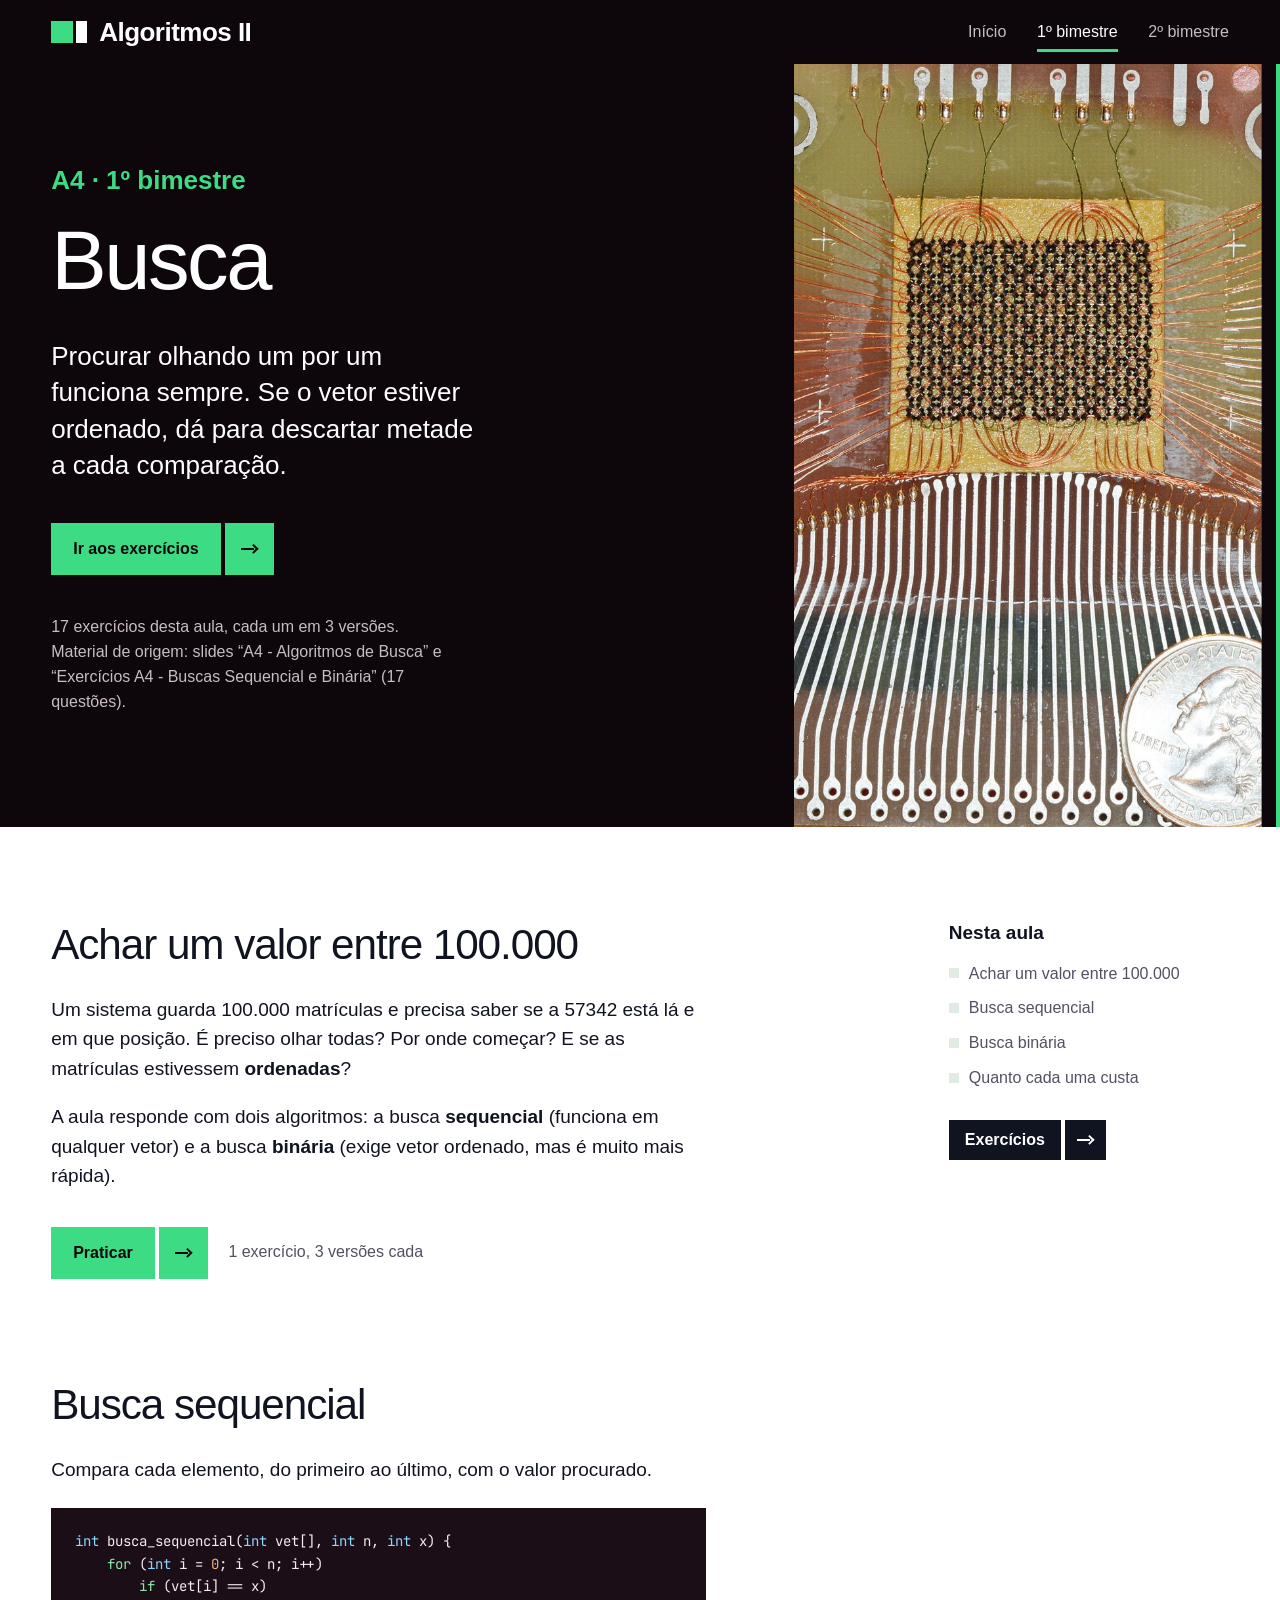
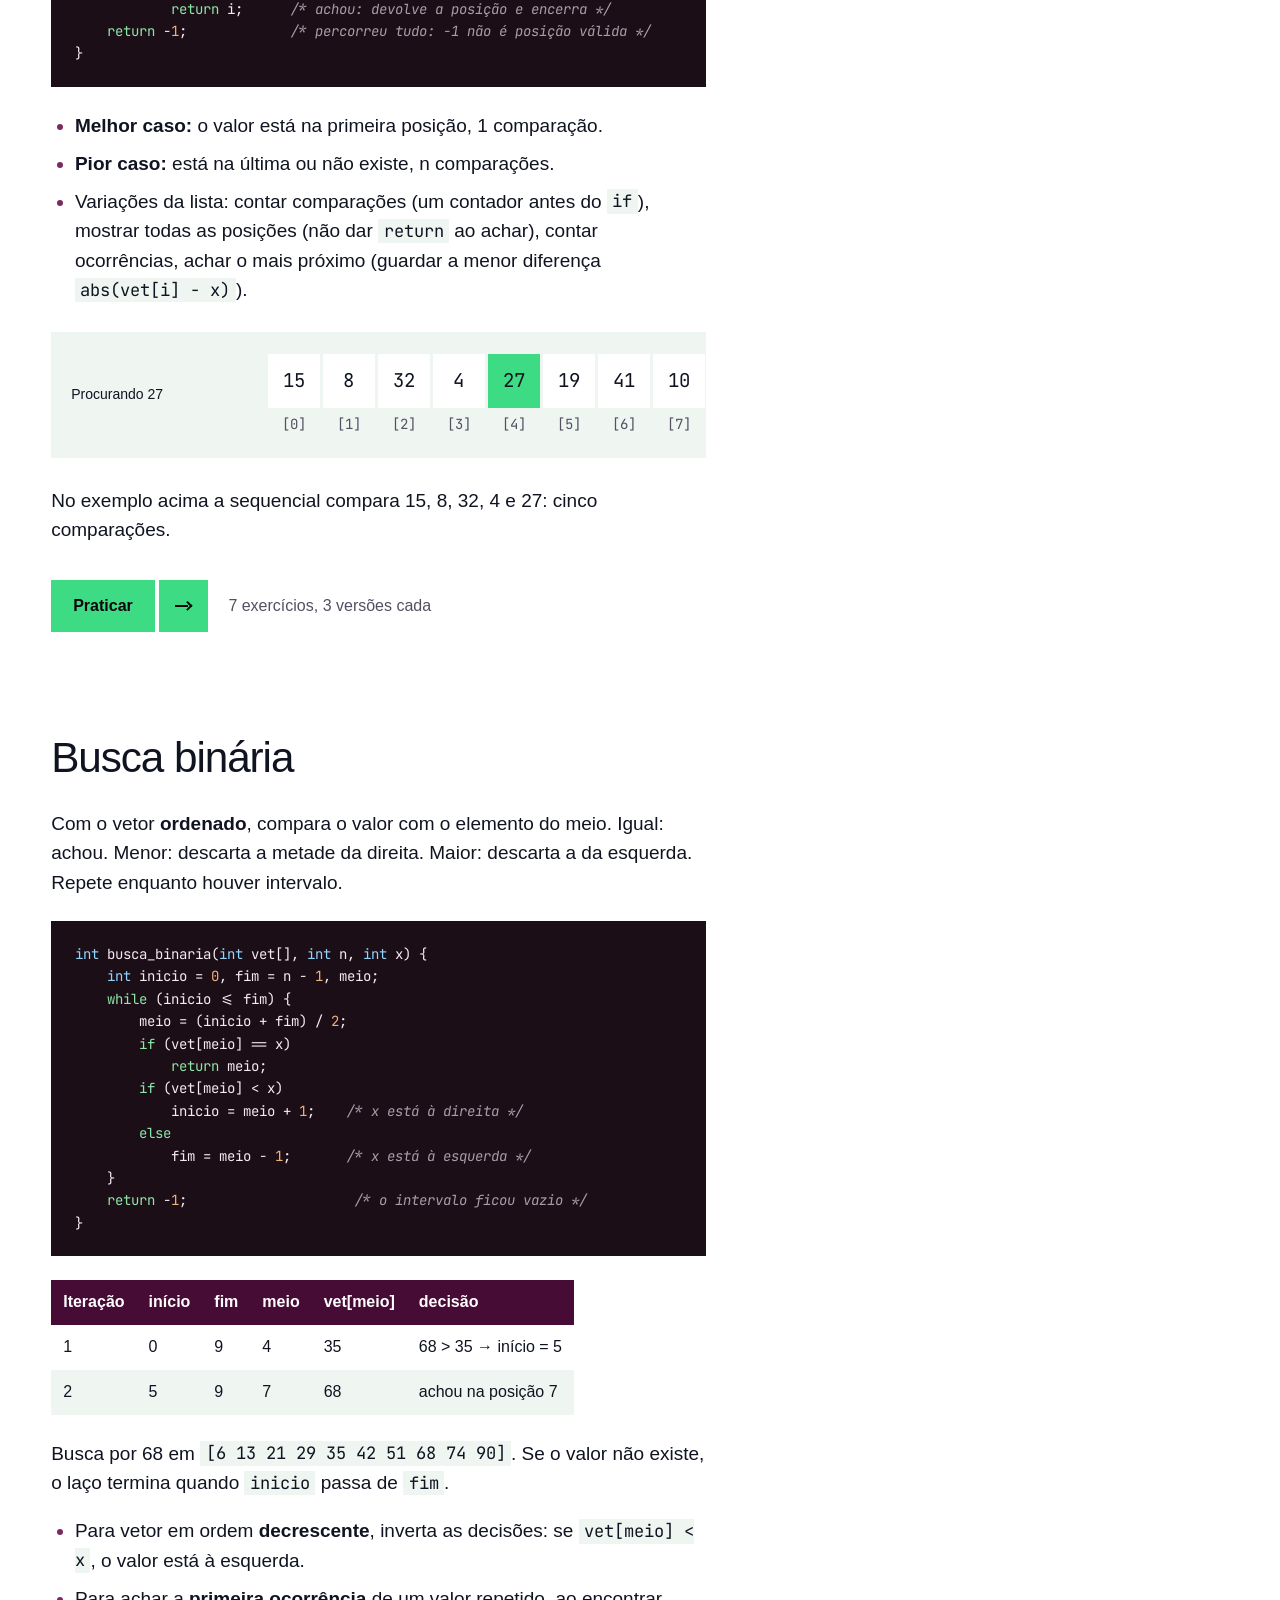
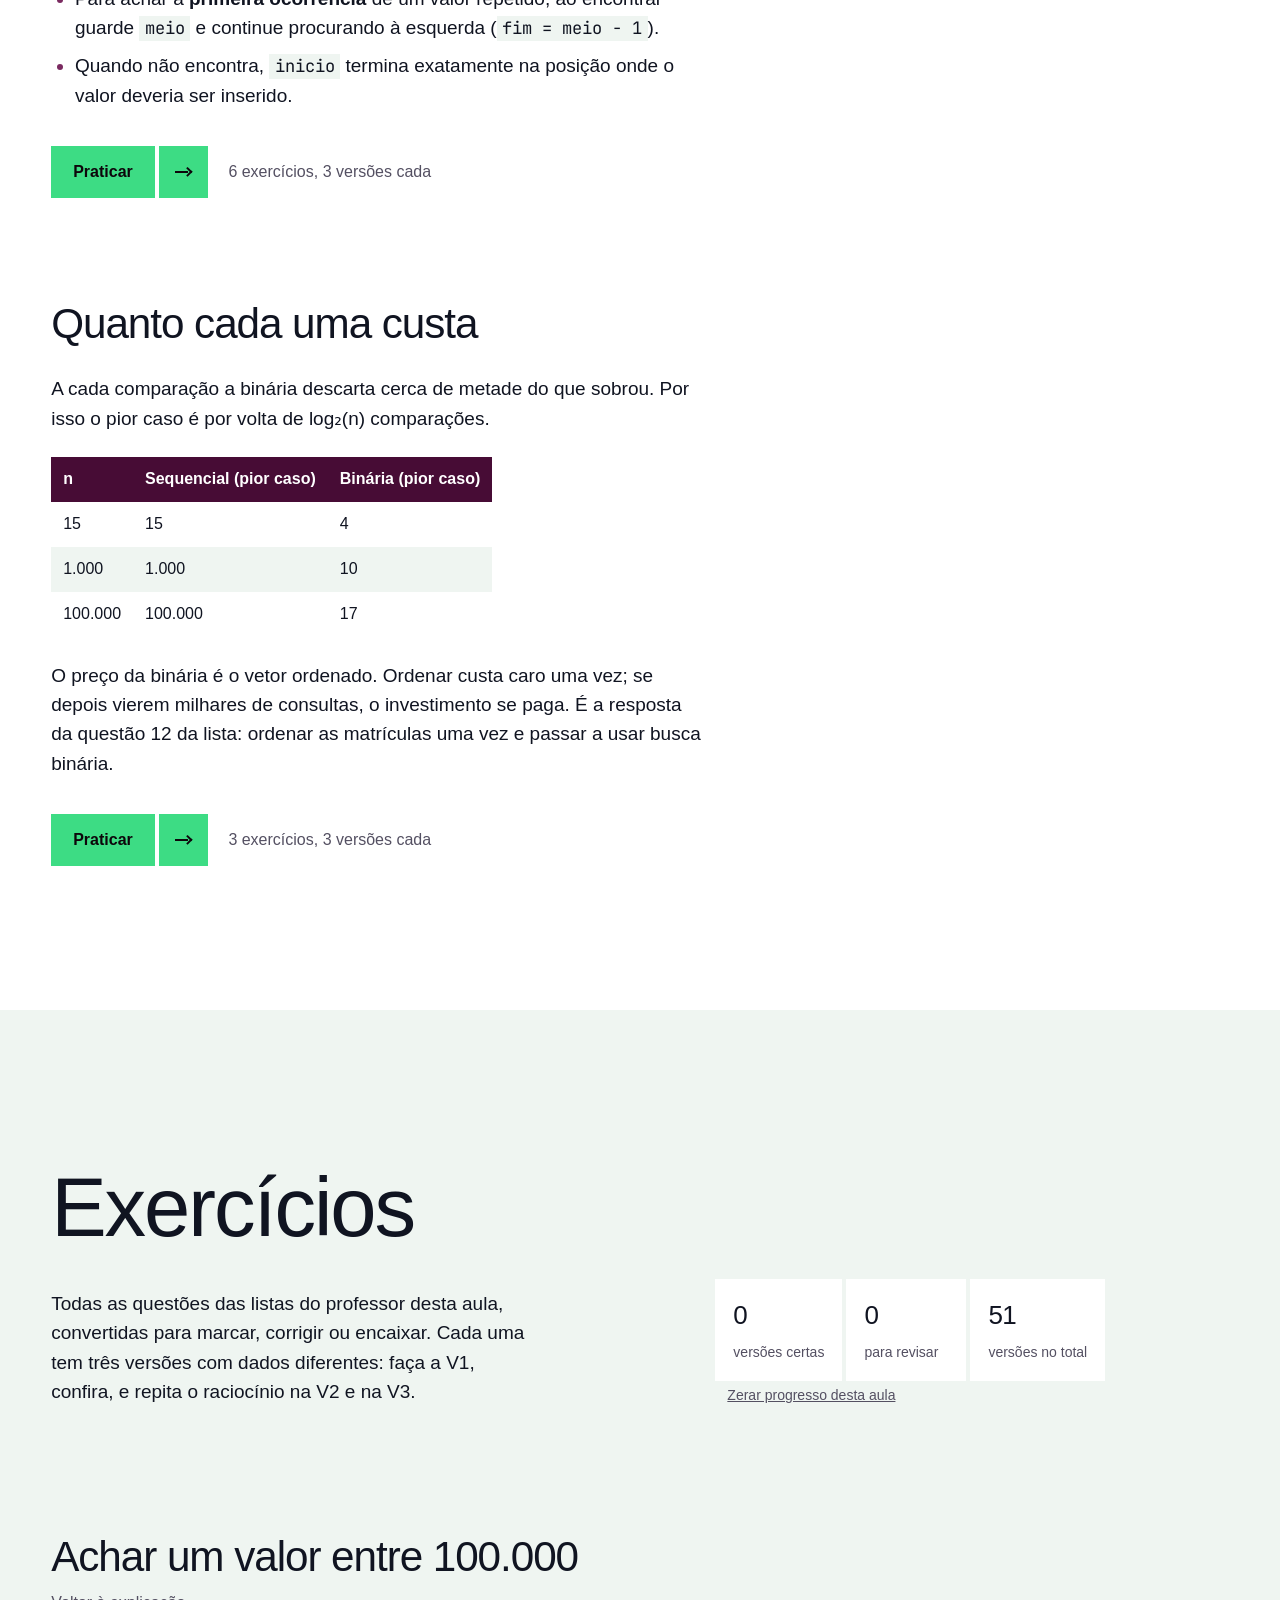
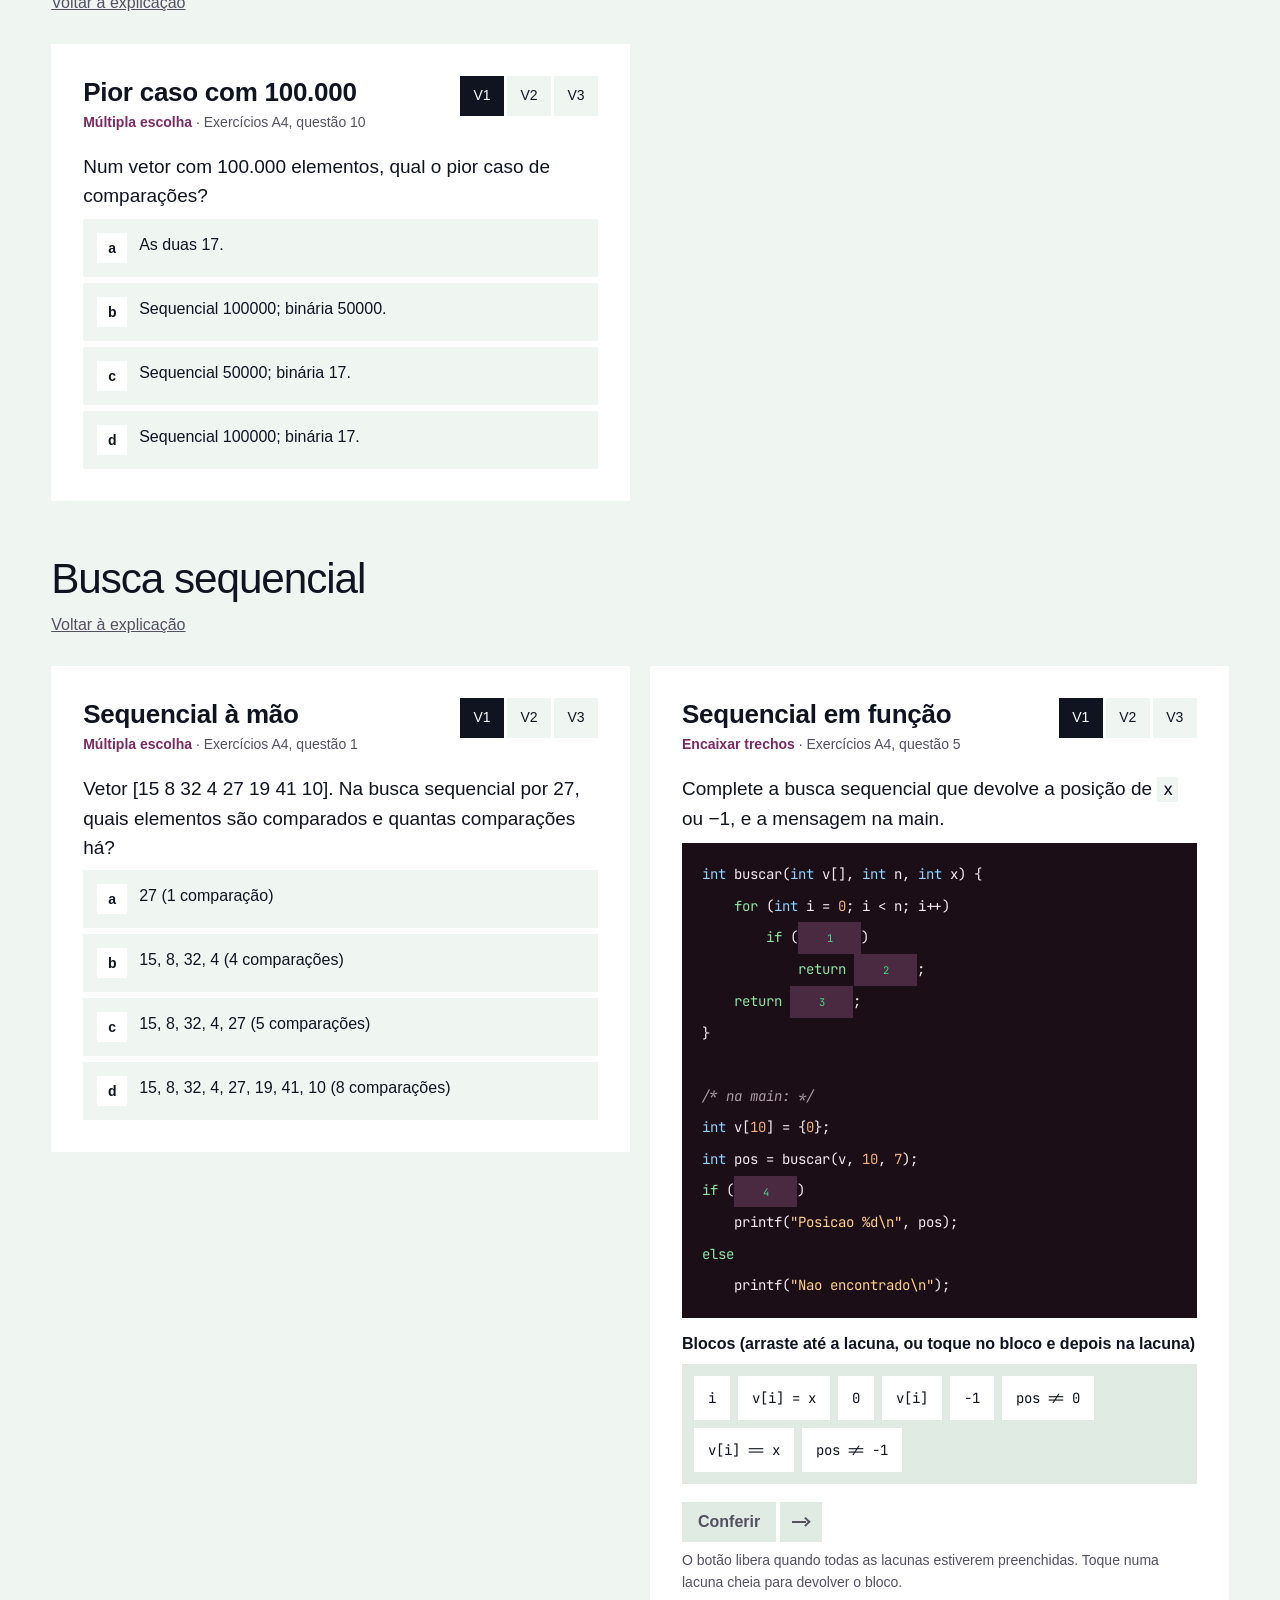
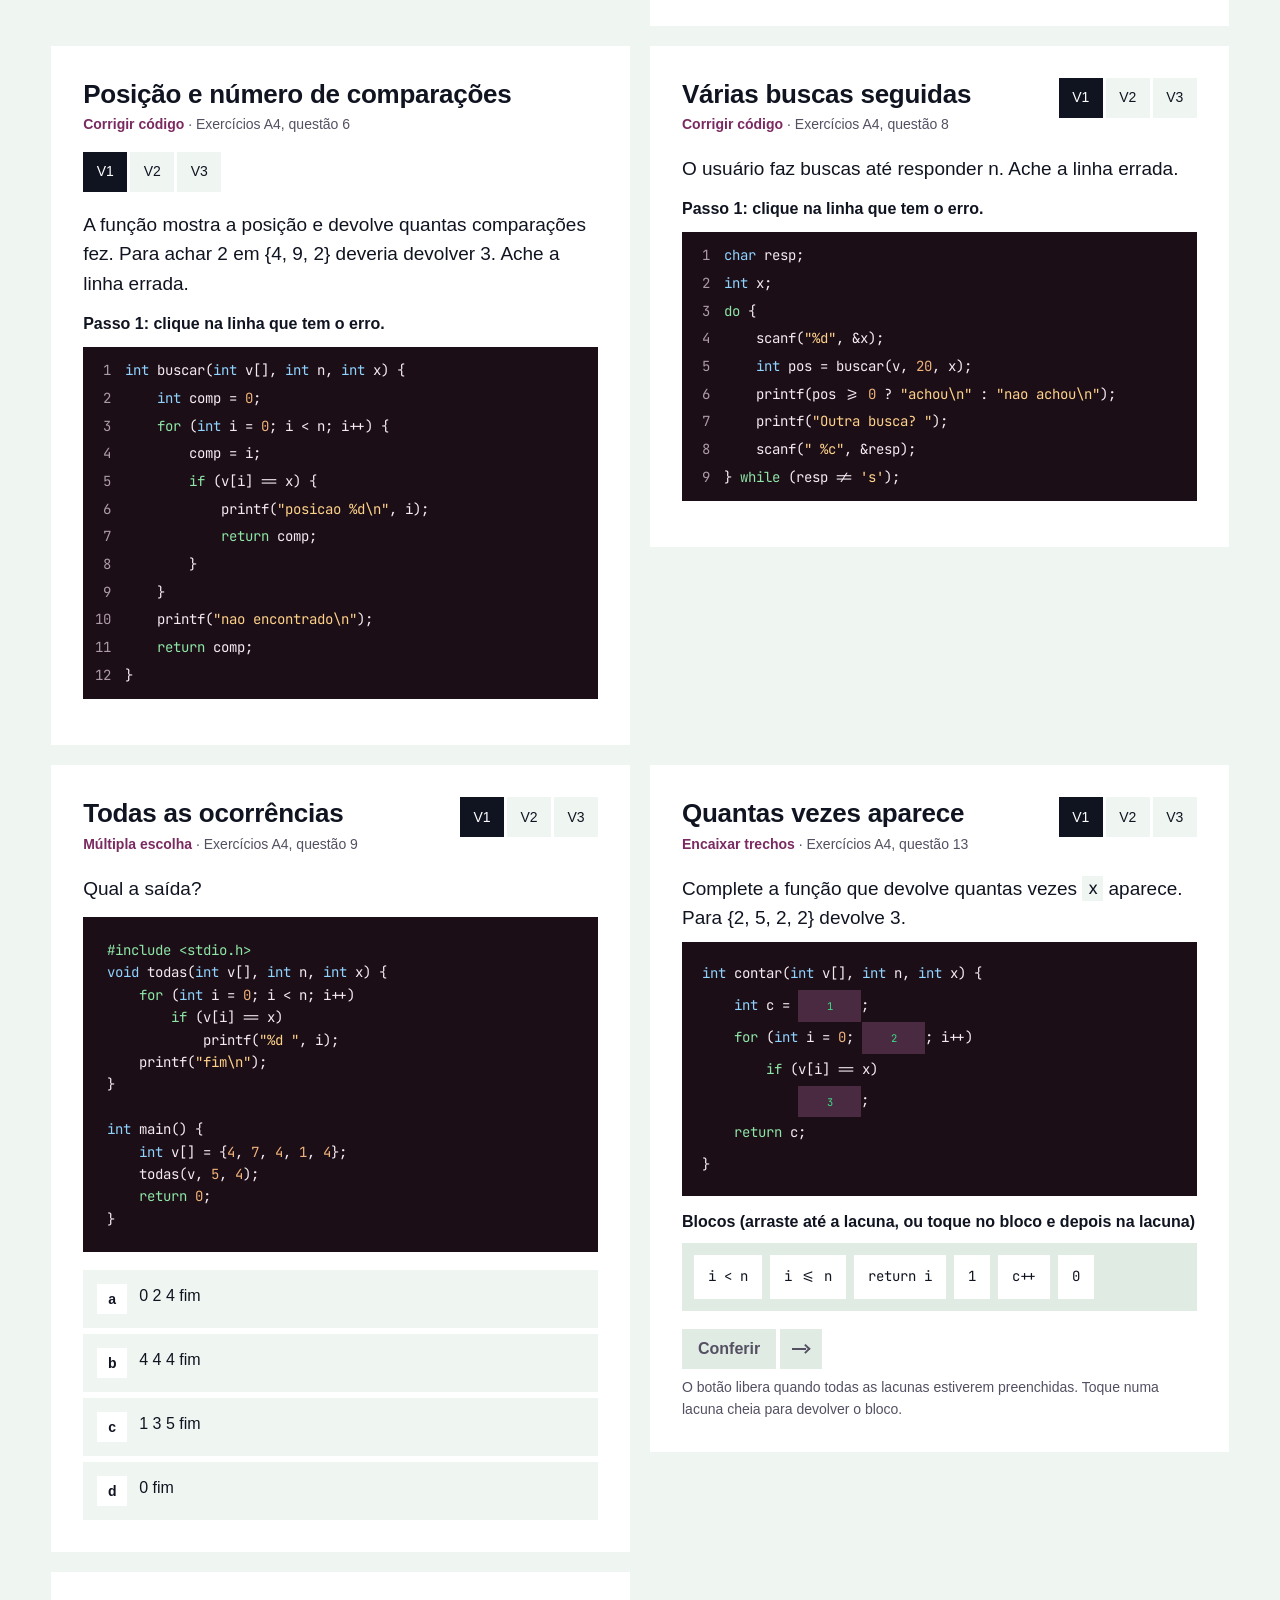
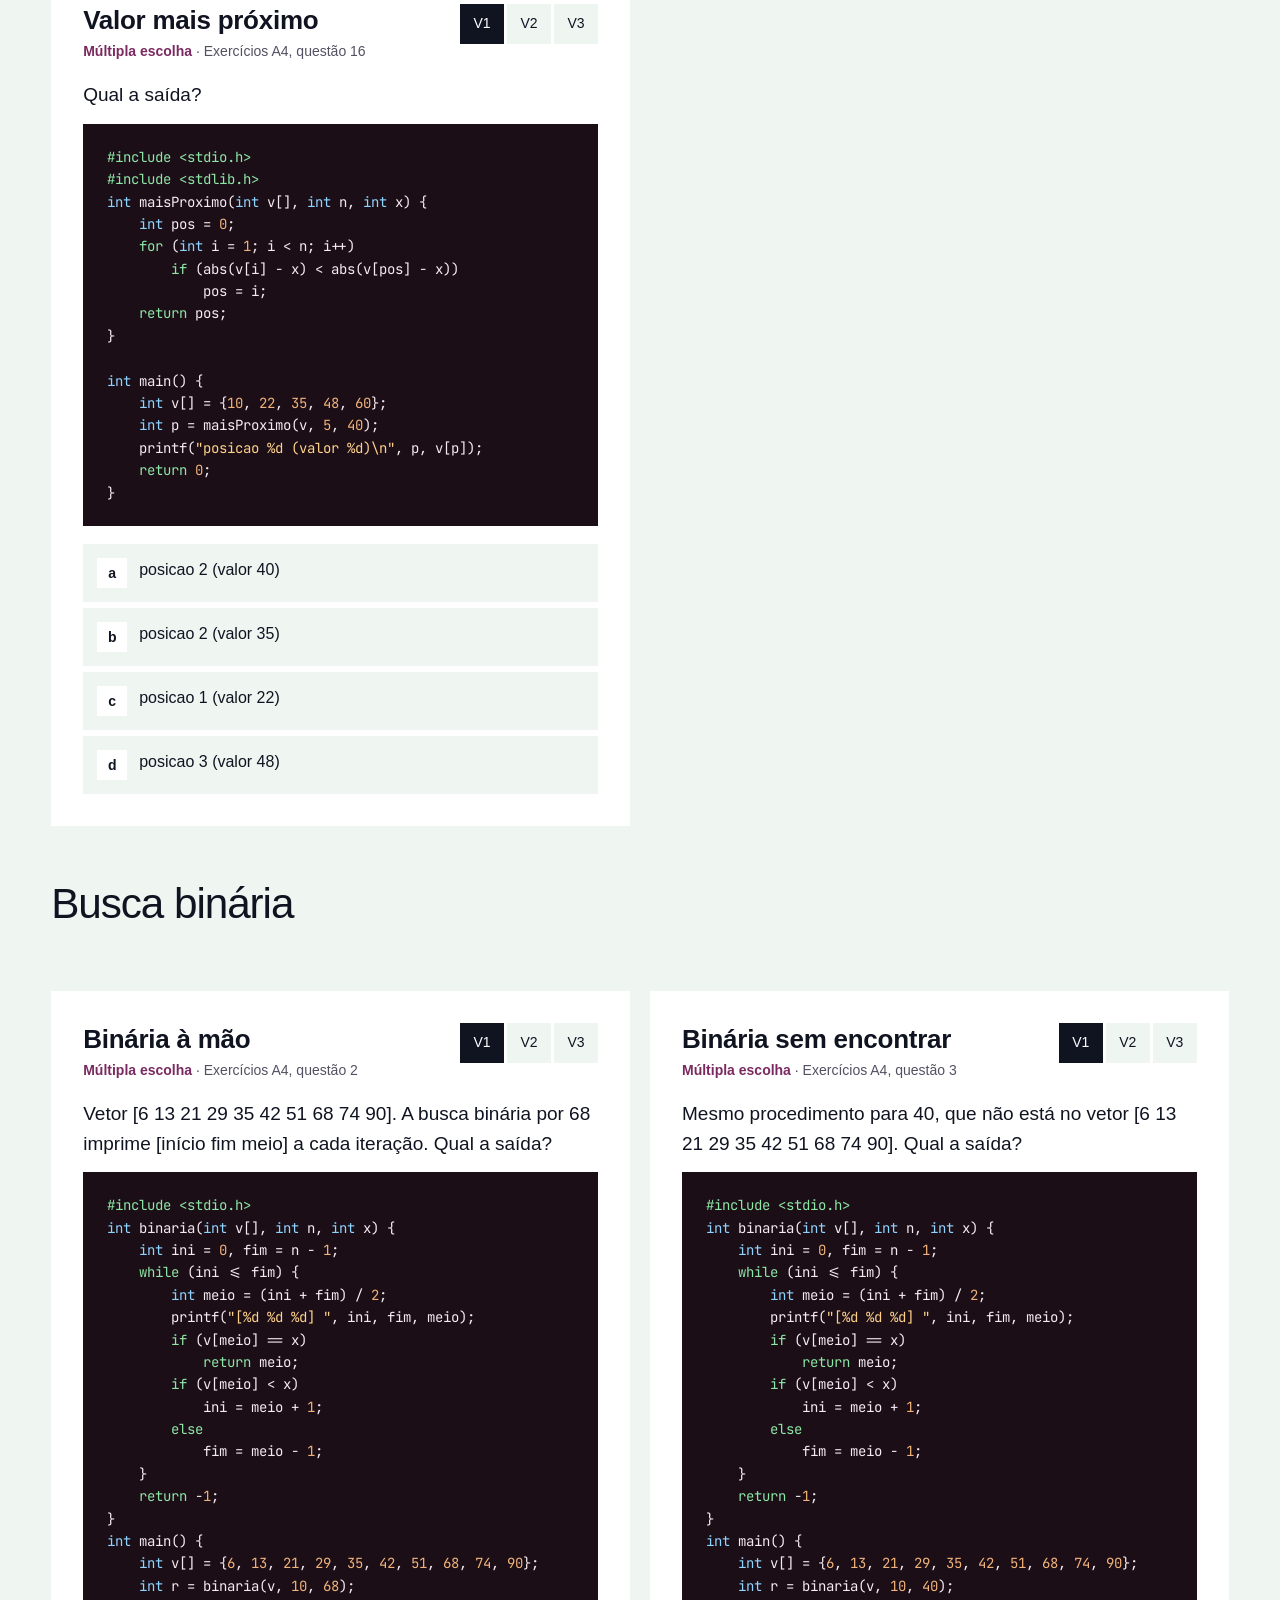
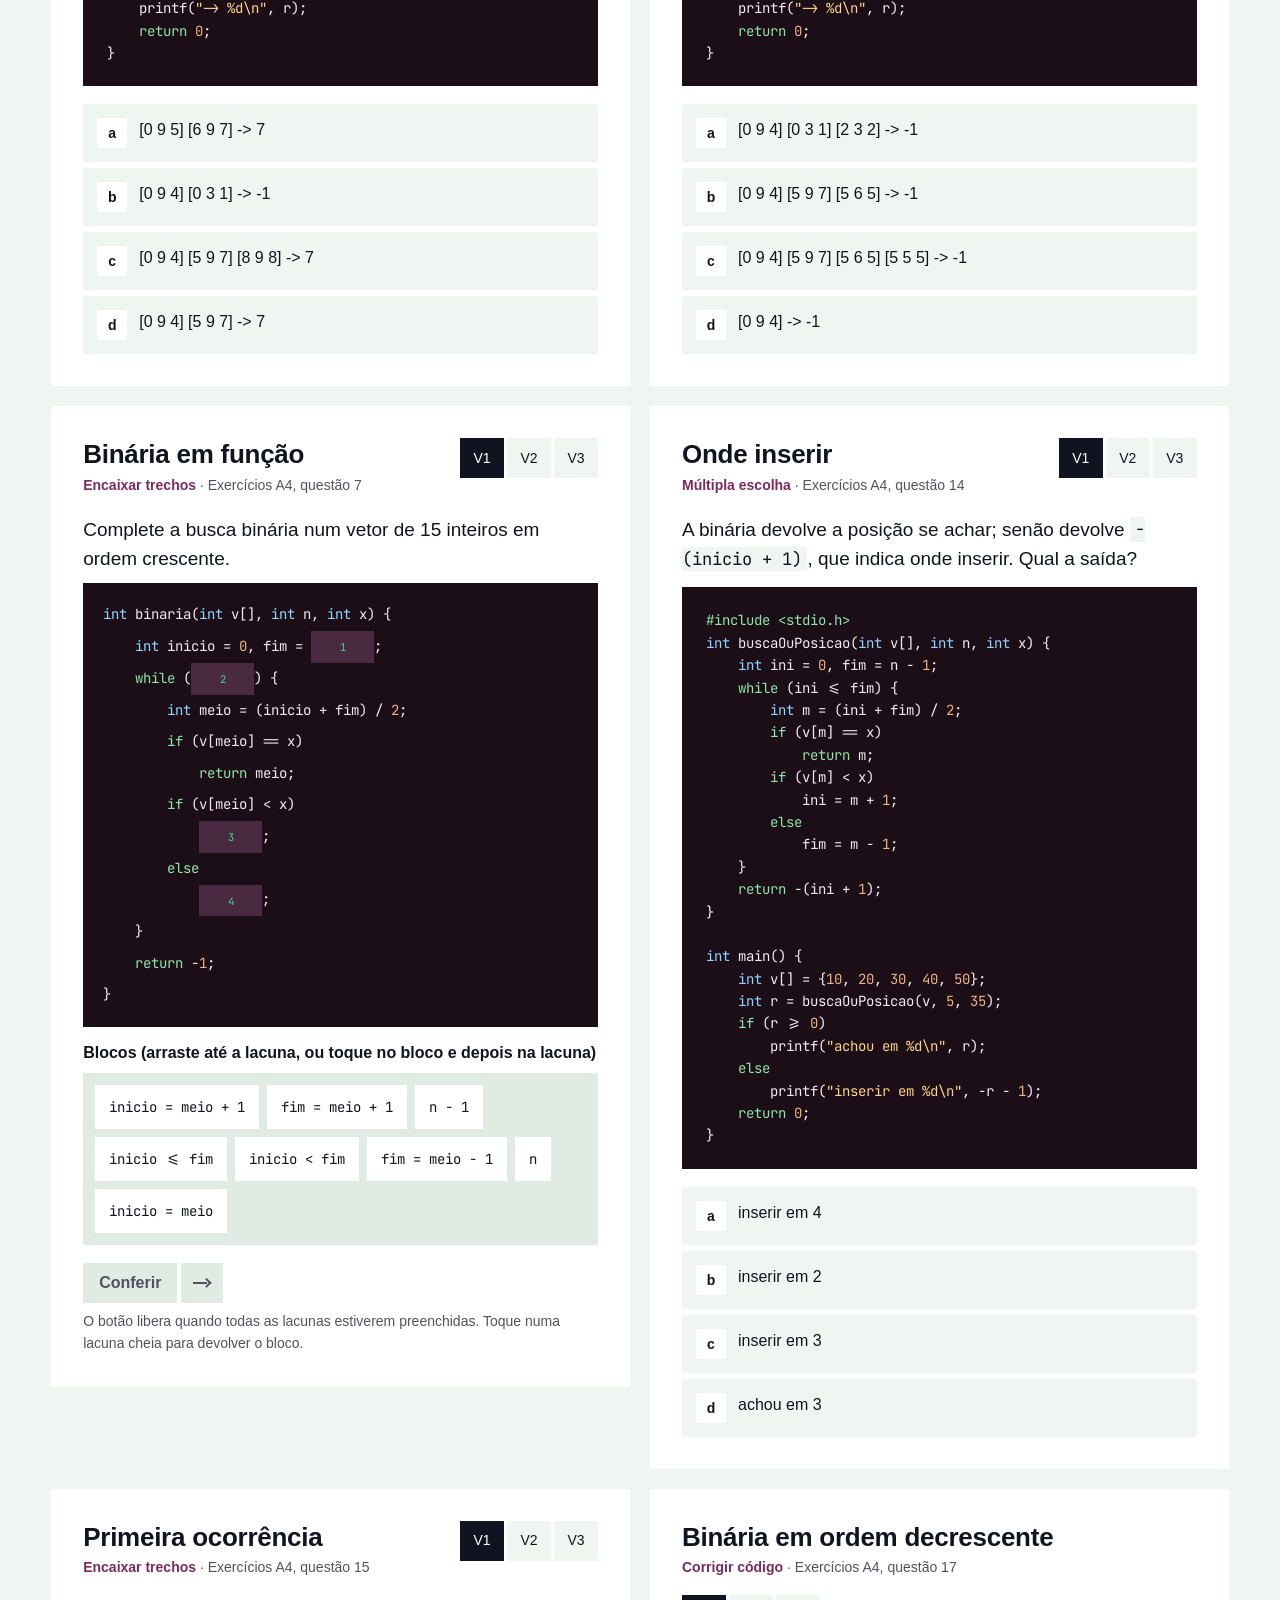
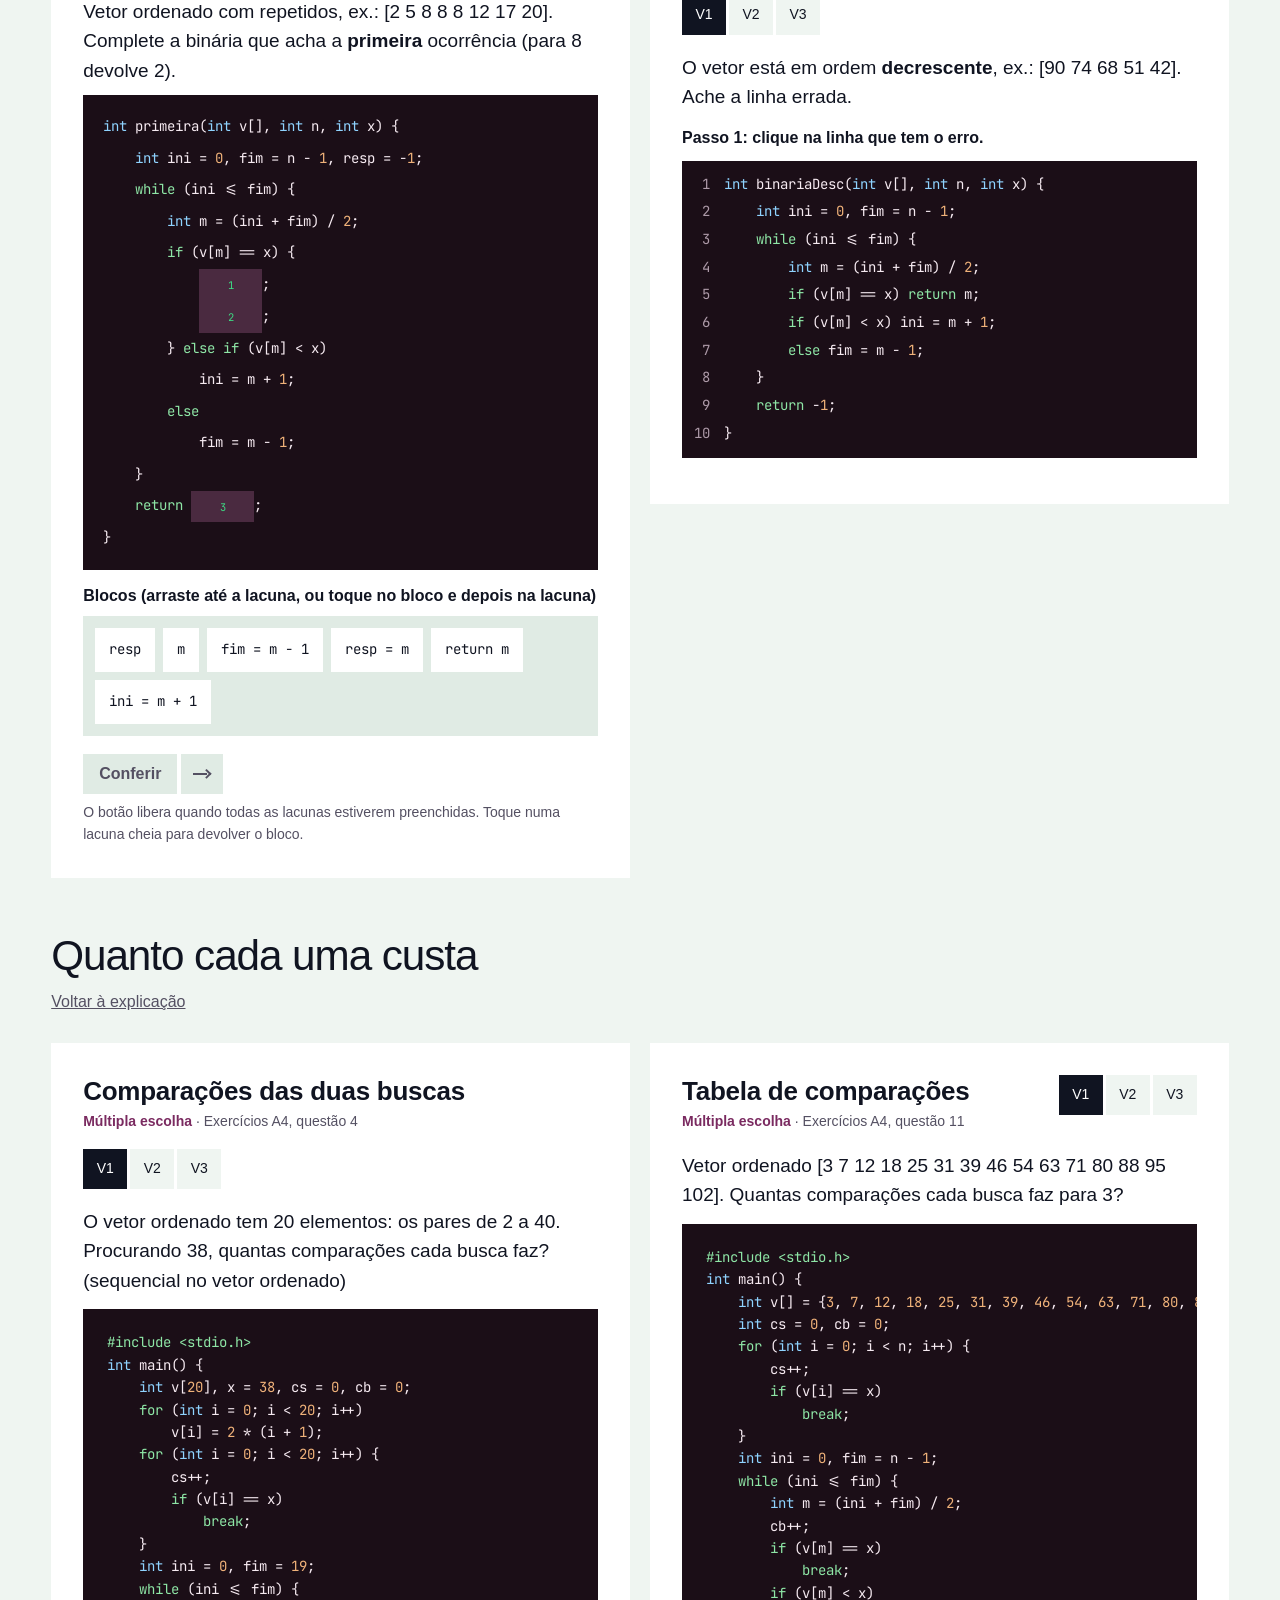
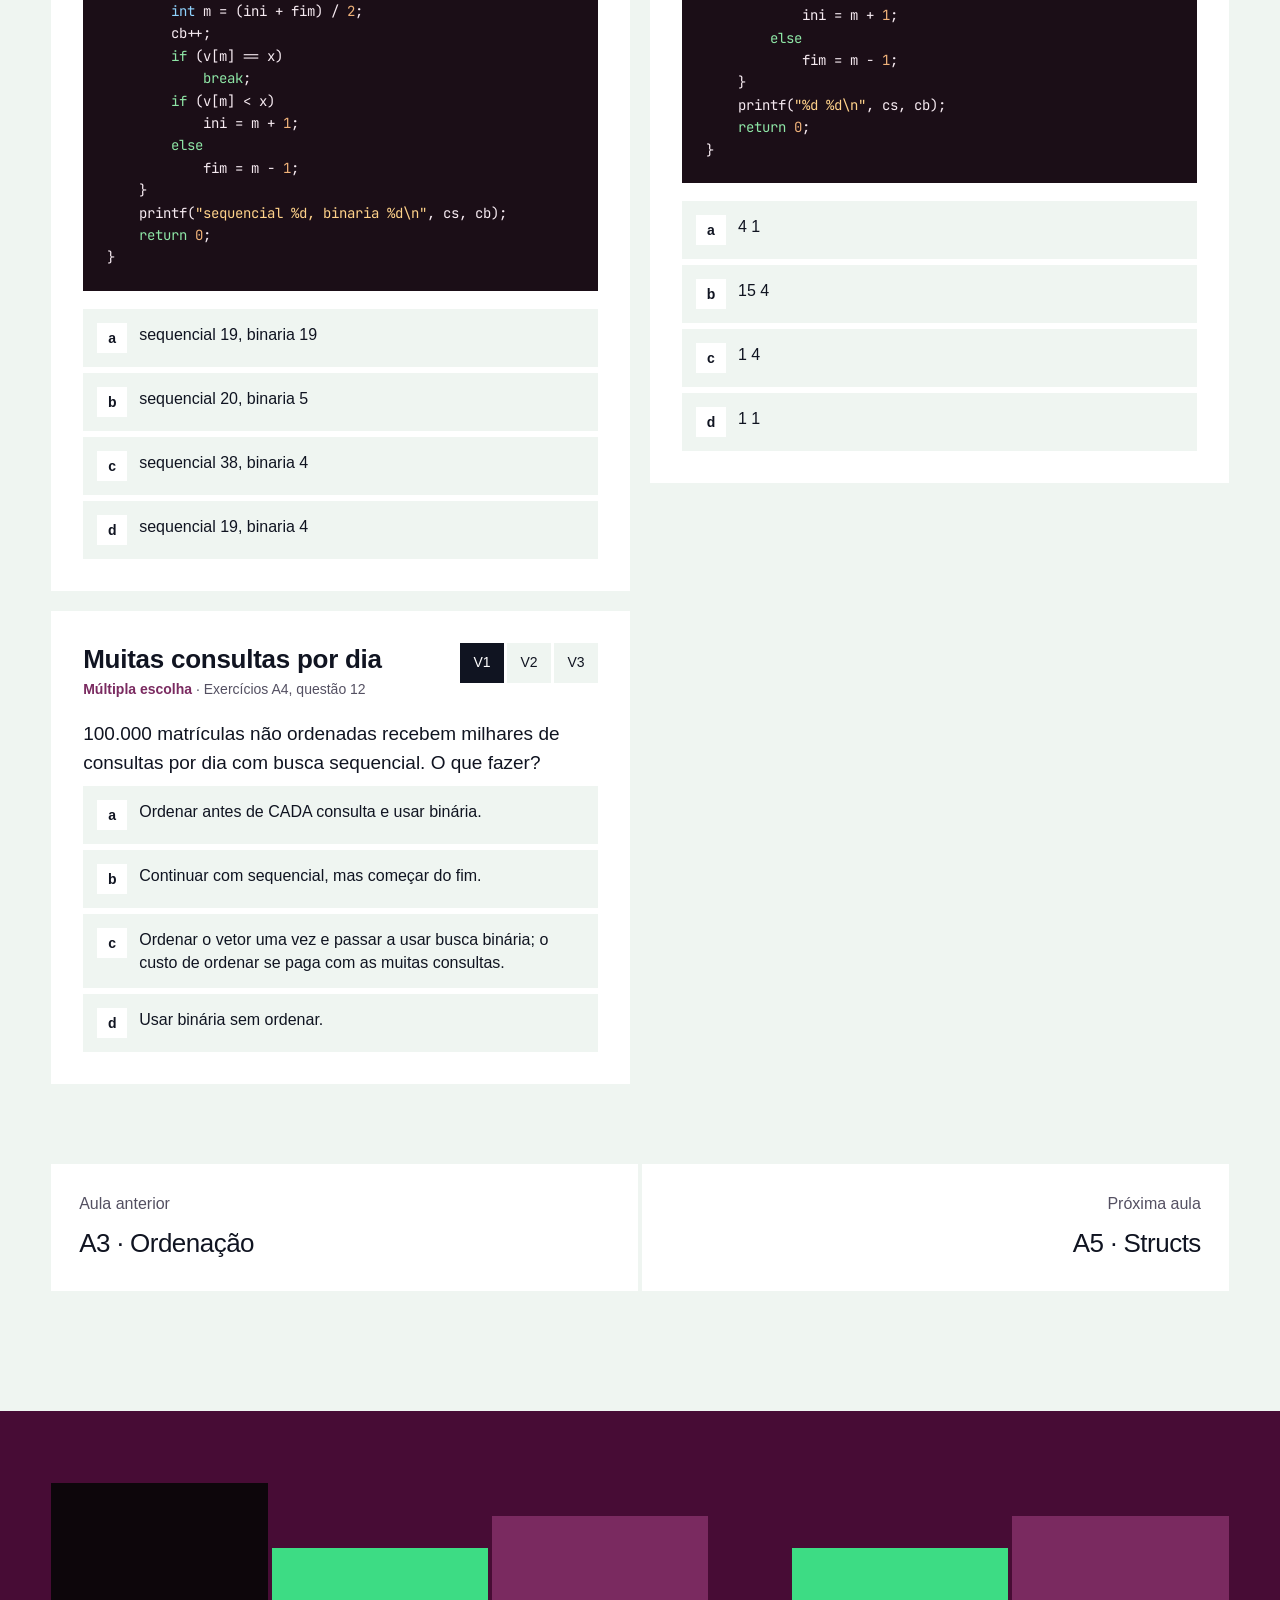
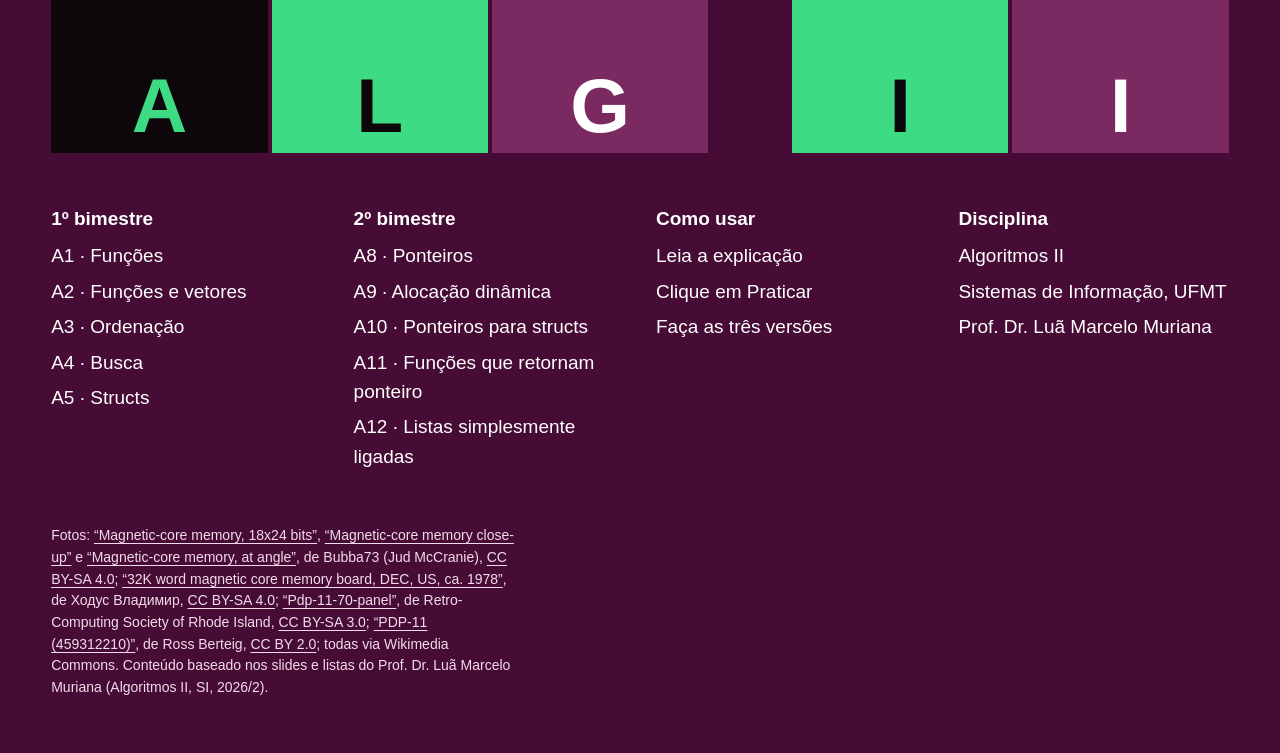
<file: a4.html>
<!doctype html>
<html lang="pt-BR">
<head>
<meta charset="utf-8">
<meta name="viewport" content="width=device-width, initial-scale=1">
<title>A4 · Busca | Algoritmos II</title>
<meta name="description" content="Procurar olhando um por um funciona sempre. Se o vetor estiver ordenado, dá para descartar metade a cada comparação.">
<link rel="preconnect" href="https://api.fontshare.com">
<link rel="preconnect" href="https://fonts.googleapis.com">
<link rel="preconnect" href="https://fonts.gstatic.com" crossorigin>
<link href="https://api.fontshare.com/v2/css?f[]=roundo@400,500,600&display=swap" rel="stylesheet">
<link href="https://fonts.googleapis.com/css2?family=JetBrains+Mono:wght@400;600&display=swap" rel="stylesheet">
<link rel="stylesheet" href="css/site.css">
<link rel="icon" href="data:image/svg+xml,%3Csvg xmlns=%22http://www.w3.org/2000/svg%22 viewBox=%220 0 32 32%22%3E%3Crect x=%222%22 y=%228%22 width=%2218%22 height=%2216%22 fill=%22%233ddc84%22/%3E%3Crect x=%2222%22 y=%228%22 width=%228%22 height=%2216%22 fill=%22%23470c35%22/%3E%3C/svg%3E">
</head>
<body data-aula="a4">
<header class="bar"><div class="wrap"><a class="mark" href="index.html"><i aria-hidden="true"></i>Algoritmos II</a><nav aria-label="Principal"><a href="index.html" class="hide-s">Início</a><a href="index.html#bim1" aria-current="page">1º<span class="hide-s"> bimestre</span></a><a href="index.html#bim2">2º<span class="hide-s"> bimestre</span></a></nav></div></header>
<main>
<header class="hero aula"><div class="wrap"><span class="kicker-num">A4 · 1º bimestre</span><h1 class="rv">Busca</h1><p class="lede rv" style="--i:1">Procurar olhando um por um funciona sempre. Se o vetor estiver ordenado, dá para descartar metade a cada comparação.</p><a class="btn rv" style="--i:2" href="#exercicios"><span>Ir aos exercícios</span><span><i class="arrow"></i></span></a><p class="meta rv" style="--i:3">17 exercícios desta aula, cada um em 3 versões. Material de origem: slides “A4 - Algoritmos de Busca” e “Exercícios A4 - Buscas Sequencial e Binária” (17 questões).</p></div><div class="giant" aria-hidden="true"><div class="val shutter"><img src="assets/magnetic-core-memory-18x24-bits.jpg" alt="" width="1400" height="933"></div><div class="ptr"></div></div></header>
<div class="wrap aula-body"><nav class="toc" aria-label="Nesta aula"><h2>Nesta aula</h2><ol><li><a href="#t-problema">Achar um valor entre 100.000</a></li><li><a href="#t-sequencial">Busca sequencial</a></li><li><a href="#t-binaria">Busca binária</a></li><li><a href="#t-comparacao">Quanto cada uma custa</a></li></ol><a class="btn small alt" href="#exercicios"><span>Exercícios</span><span><i class="arrow"></i></span></a></nav><article class="texto">
<section id="t-problema">
<h2>Achar um valor entre 100.000</h2>
<p>Um sistema guarda 100.000 matrículas e precisa saber se a 57342 está lá e em que posição. É preciso olhar todas? Por onde começar? E se as matrículas estivessem <strong>ordenadas</strong>?</p>
<p>A aula responde com dois algoritmos: a busca <strong>sequencial</strong> (funciona em qualquer vetor) e a busca <strong>binária</strong> (exige vetor ordenado, mas é muito mais rápida).</p>
<div class="praticar-row"><a class="btn" href="#p-t-problema"><span>Praticar</span><span><i class="arrow"></i></span></a><small>1 exercício, 3 versões cada</small></div></section>

<section id="t-sequencial">
<h2>Busca sequencial</h2>
<p>Compara cada elemento, do primeiro ao último, com o valor procurado.</p>
<pre><code>int busca_sequencial(int vet[], int n, int x) {
    for (int i = 0; i &lt; n; i++)
        if (vet[i] == x)
            return i;      /* achou: devolve a posição e encerra */
    return -1;             /* percorreu tudo: -1 não é posição válida */
}</code></pre>
<ul>
<li><strong>Melhor caso:</strong> o valor está na primeira posição, 1 comparação.</li>
<li><strong>Pior caso:</strong> está na última ou não existe, n comparações.</li>
<li>Variações da lista: contar comparações (um contador antes do <code>if</code>), mostrar todas as posições (não dar <code>return</code> ao achar), contar ocorrências, achar o mais próximo (guardar a menor diferença <code>abs(vet[i] - x)</code>).</li>
</ul>
<div class="passos" data-passos="Procurando 27:15,8,32,4,27*,19,41,10"></div>
<p>No exemplo acima a sequencial compara 15, 8, 32, 4 e 27: cinco comparações.</p>
<div class="praticar-row"><a class="btn" href="#p-t-sequencial"><span>Praticar</span><span><i class="arrow"></i></span></a><small>7 exercícios, 3 versões cada</small></div></section>

<section id="t-binaria">
<h2>Busca binária</h2>
<p>Com o vetor <strong>ordenado</strong>, compara o valor com o elemento do meio. Igual: achou. Menor: descarta a metade da direita. Maior: descarta a da esquerda. Repete enquanto houver intervalo.</p>
<pre><code>int busca_binaria(int vet[], int n, int x) {
    int inicio = 0, fim = n - 1, meio;
    while (inicio &lt;= fim) {
        meio = (inicio + fim) / 2;
        if (vet[meio] == x)
            return meio;
        if (vet[meio] &lt; x)
            inicio = meio + 1;    /* x está à direita */
        else
            fim = meio - 1;       /* x está à esquerda */
    }
    return -1;                     /* o intervalo ficou vazio */
}</code></pre>
<table class="tabela">
<thead><tr><th>Iteração</th><th>início</th><th>fim</th><th>meio</th><th>vet[meio]</th><th>decisão</th></tr></thead>
<tbody>
<tr><td>1</td><td>0</td><td>9</td><td>4</td><td>35</td><td>68 &gt; 35 → início = 5</td></tr>
<tr><td>2</td><td>5</td><td>9</td><td>7</td><td>68</td><td>achou na posição 7</td></tr>
</tbody></table>
<p>Busca por 68 em <code>[6 13 21 29 35 42 51 68 74 90]</code>. Se o valor não existe, o laço termina quando <code>inicio</code> passa de <code>fim</code>.</p>
<ul>
<li>Para vetor em ordem <strong>decrescente</strong>, inverta as decisões: se <code>vet[meio] &lt; x</code>, o valor está à esquerda.</li>
<li>Para achar a <strong>primeira ocorrência</strong> de um valor repetido, ao encontrar guarde <code>meio</code> e continue procurando à esquerda (<code>fim = meio - 1</code>).</li>
<li>Quando não encontra, <code>inicio</code> termina exatamente na posição onde o valor deveria ser inserido.</li>
</ul>
<div class="praticar-row"><a class="btn" href="#p-t-binaria"><span>Praticar</span><span><i class="arrow"></i></span></a><small>6 exercícios, 3 versões cada</small></div></section>

<section id="t-comparacao">
<h2>Quanto cada uma custa</h2>
<p>A cada comparação a binária descarta cerca de metade do que sobrou. Por isso o pior caso é por volta de log₂(n) comparações.</p>
<table class="tabela">
<thead><tr><th>n</th><th>Sequencial (pior caso)</th><th>Binária (pior caso)</th></tr></thead>
<tbody>
<tr><td>15</td><td>15</td><td>4</td></tr>
<tr><td>1.000</td><td>1.000</td><td>10</td></tr>
<tr><td>100.000</td><td>100.000</td><td>17</td></tr>
</tbody></table>
<p>O preço da binária é o vetor ordenado. Ordenar custa caro uma vez; se depois vierem milhares de consultas, o investimento se paga. É a resposta da questão 12 da lista: ordenar as matrículas uma vez e passar a usar busca binária.</p>
<div class="praticar-row"><a class="btn" href="#p-t-comparacao"><span>Praticar</span><span><i class="arrow"></i></span></a><small>3 exercícios, 3 versões cada</small></div></section>
</article></div>
<section class="exercicios" id="exercicios"><div class="wrap"><h2>Exercícios</h2><div class="ex-intro"><p>Todas as questões das listas do professor desta aula, convertidas para marcar, corrigir ou encaixar. Cada uma tem três versões com dados diferentes: faça a V1, confira, e repita o raciocínio na V2 e na V3.</p><div class="placar" aria-live="polite"><div><b data-k="ok">0</b><span>versões certas</span></div><div><b data-k="err">0</b><span>para revisar</span></div><div><b data-k="tot">0</b><span>versões no total</span></div><button type="button" class="zerar">Zerar progresso desta aula</button></div></div><div class="ex-group" id="p-t-problema" data-topic="t-problema"><h3>Achar um valor entre 100.000</h3><a class="back" href="#t-problema">Voltar à explicação</a><div class="ex-list"></div></div><div class="ex-group" id="p-t-sequencial" data-topic="t-sequencial"><h3>Busca sequencial</h3><a class="back" href="#t-sequencial">Voltar à explicação</a><div class="ex-list"></div></div><div class="ex-group" id="p-t-binaria" data-topic="t-binaria"><h3>Busca binária</h3><a class="back" href="#t-binaria">Voltar à explicação</a><div class="ex-list"></div></div><div class="ex-group" id="p-t-comparacao" data-topic="t-comparacao"><h3>Quanto cada uma custa</h3><a class="back" href="#t-comparacao">Voltar à explicação</a><div class="ex-list"></div></div><nav class="vizinhas" aria-label="Outras aulas"><a href="a3.html"><span>Aula anterior</span><b>A3 · Ordenação</b></a><a class="prox" href="a5.html"><span>Próxima aula</span><b>A5 · Structs</b></a></nav></div></section>
</main>
<footer class="foot"><div class="wrap"><div class="blocks" aria-hidden="true"><span>A</span><span>L</span><span>G</span><span class="sp"></span><span>I</span><span>I</span></div><div class="cols"><div><h2>1º bimestre</h2><ul><li><a href="a1.html">A1 · Funções</a></li><li><a href="a2.html">A2 · Funções e vetores</a></li><li><a href="a3.html">A3 · Ordenação</a></li><li><a href="a4.html">A4 · Busca</a></li><li><a href="a5.html">A5 · Structs</a></li></ul></div><div><h2>2º bimestre</h2><ul><li><a href="a8.html">A8 · Ponteiros</a></li><li><a href="a9.html">A9 · Alocação dinâmica</a></li><li><a href="a10.html">A10 · Ponteiros para structs</a></li><li><a href="a11.html">A11 · Funções que retornam ponteiro</a></li><li><a href="a12.html">A12 · Listas simplesmente ligadas</a></li></ul></div><div><h2>Como usar</h2><ul><li>Leia a explicação</li><li>Clique em Praticar</li><li>Faça as três versões</li></ul></div><div><h2>Disciplina</h2><ul><li>Algoritmos II</li><li>Sistemas de Informação, UFMT</li><li>Prof. Dr. Luã Marcelo Muriana</li></ul></div></div><p class="credits">Fotos: <a href="https://commons.wikimedia.org/w/index.php?curid=39746473">“Magnetic-core memory, 18x24 bits”</a>, <a href="https://commons.wikimedia.org/w/index.php?curid=39746489">“Magnetic-core memory close-up”</a> e <a href="https://commons.wikimedia.org/w/index.php?curid=39772980">“Magnetic-core memory, at angle”</a>, de Bubba73 (Jud McCranie), <a href="https://creativecommons.org/licenses/by-sa/4.0/">CC BY-SA 4.0</a>; <a href="https://commons.wikimedia.org/w/index.php?curid=142438693">“32K word magnetic core memory board, DEC, US, ca. 1978”</a>, de Ходус Владимир, <a href="https://creativecommons.org/licenses/by-sa/4.0/">CC BY-SA 4.0</a>; <a href="https://commons.wikimedia.org/w/index.php?curid=4656367">“Pdp-11-70-panel”</a>, de Retro-Computing Society of Rhode Island, <a href="https://creativecommons.org/licenses/by-sa/3.0/">CC BY-SA 3.0</a>; <a href="https://commons.wikimedia.org/w/index.php?curid=3299932">“PDP-11 (459312210)”</a>, de Ross Berteig, <a href="https://creativecommons.org/licenses/by/2.0/">CC BY 2.0</a>; todas via Wikimedia Commons. Conteúdo baseado nos slides e listas do Prof. Dr. Luã Marcelo Muriana (Algoritmos II, SI, 2026/2).</p></div></footer>
<script src="js/site.js"></script>
<script src="data/a4.js"></script>
<script src="js/quiz.js"></script>
</body>
</html>
</file>
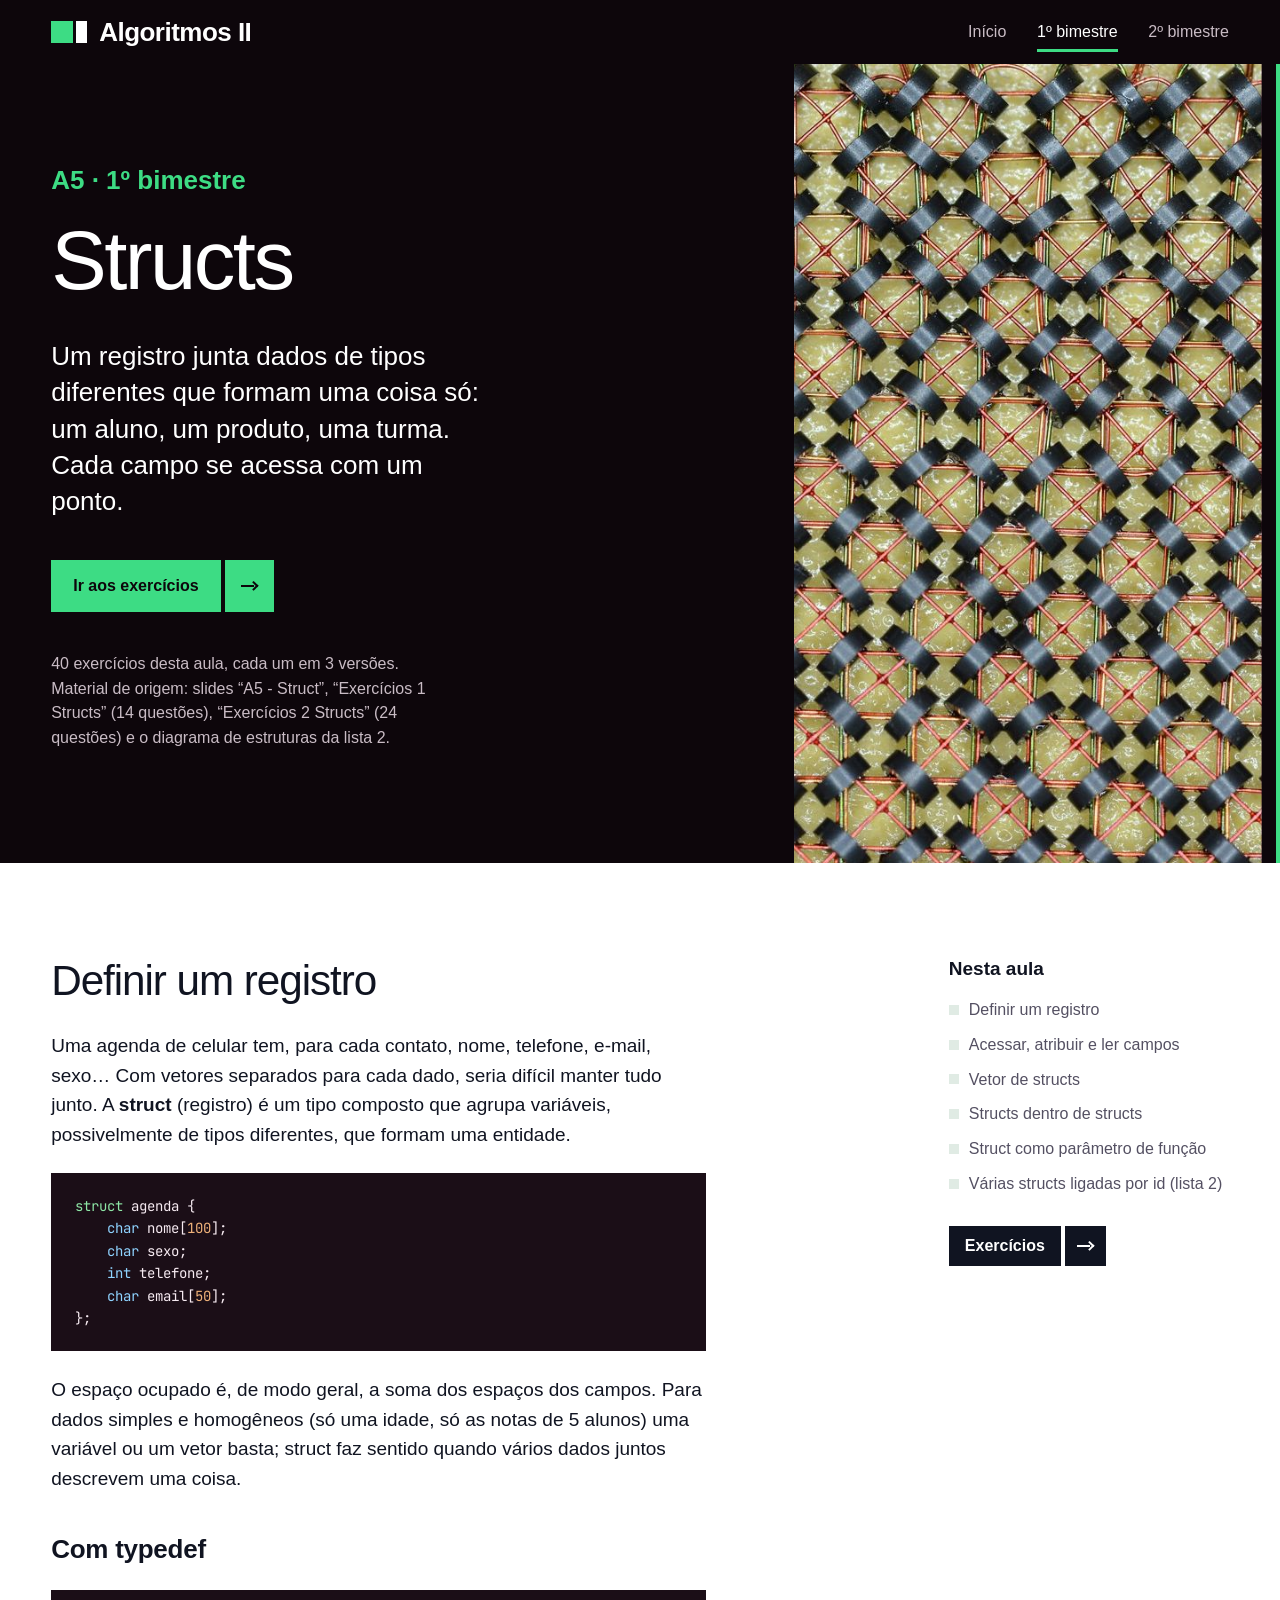
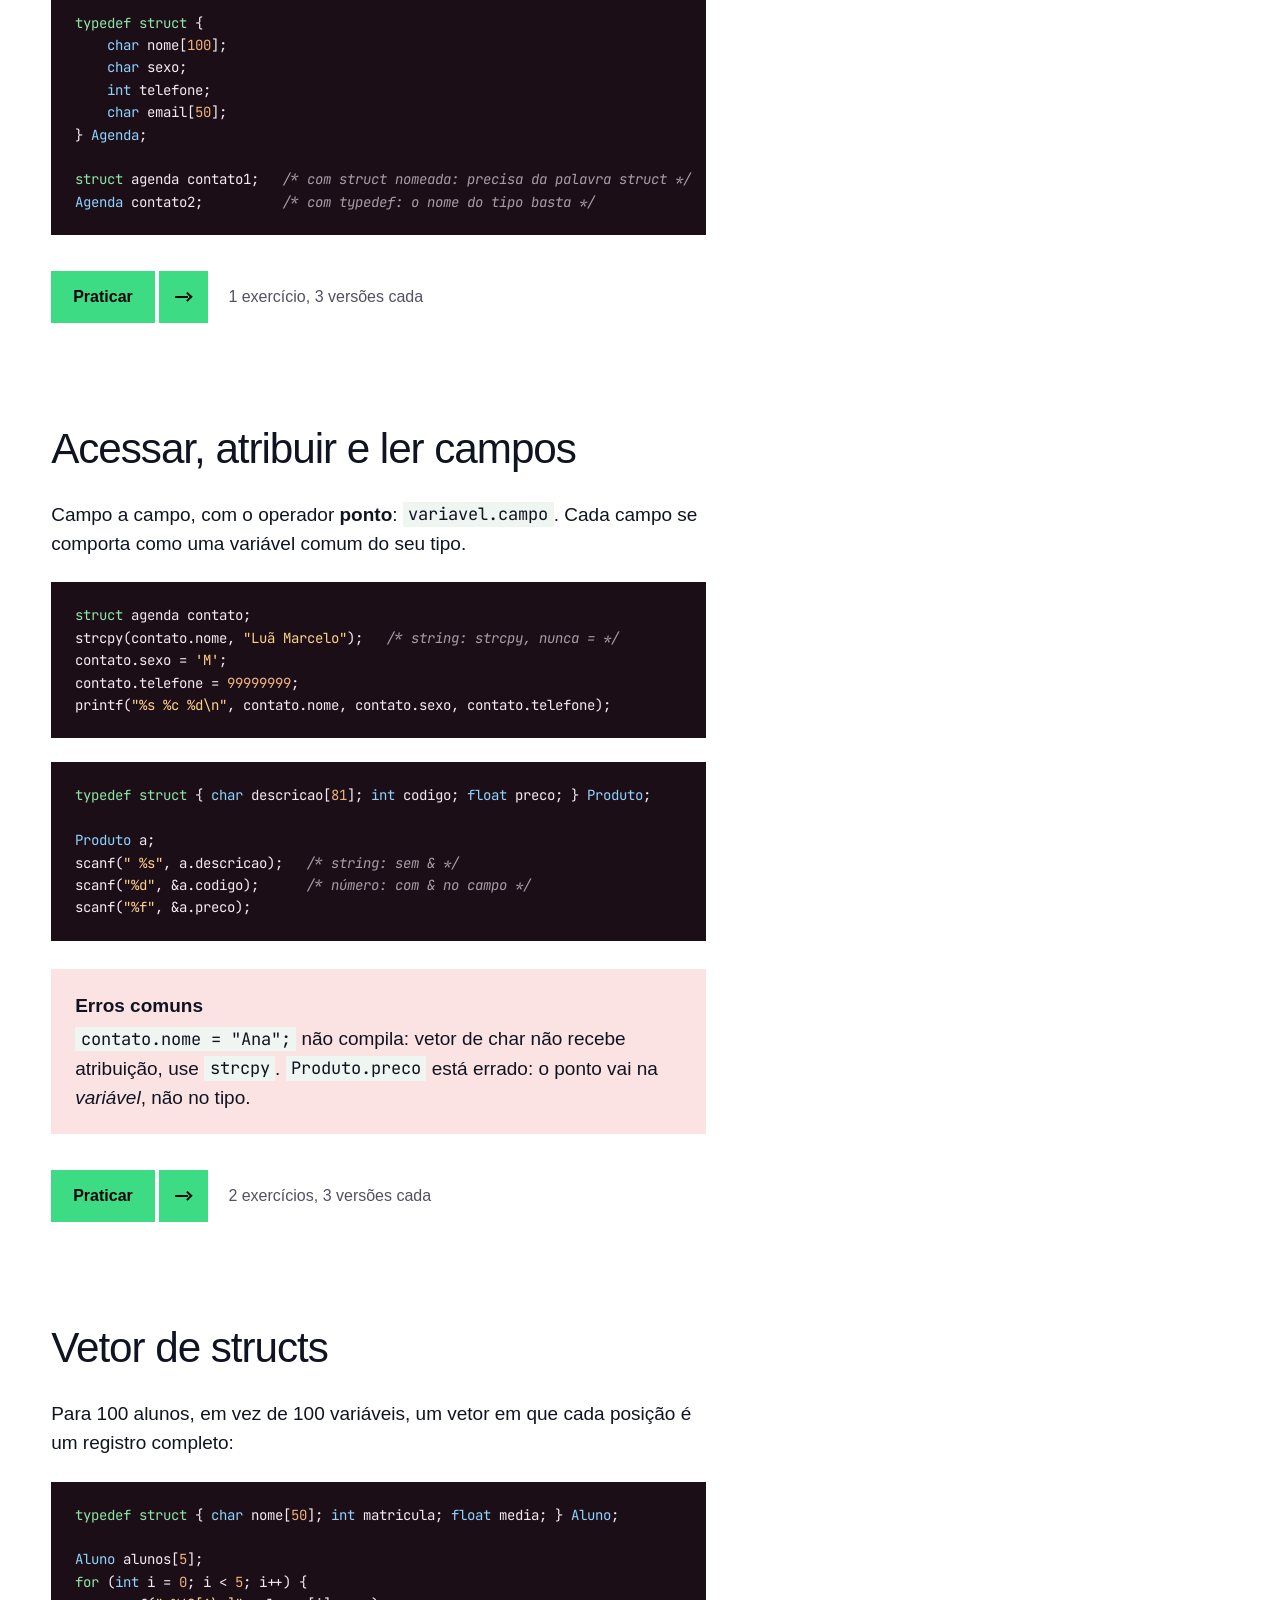
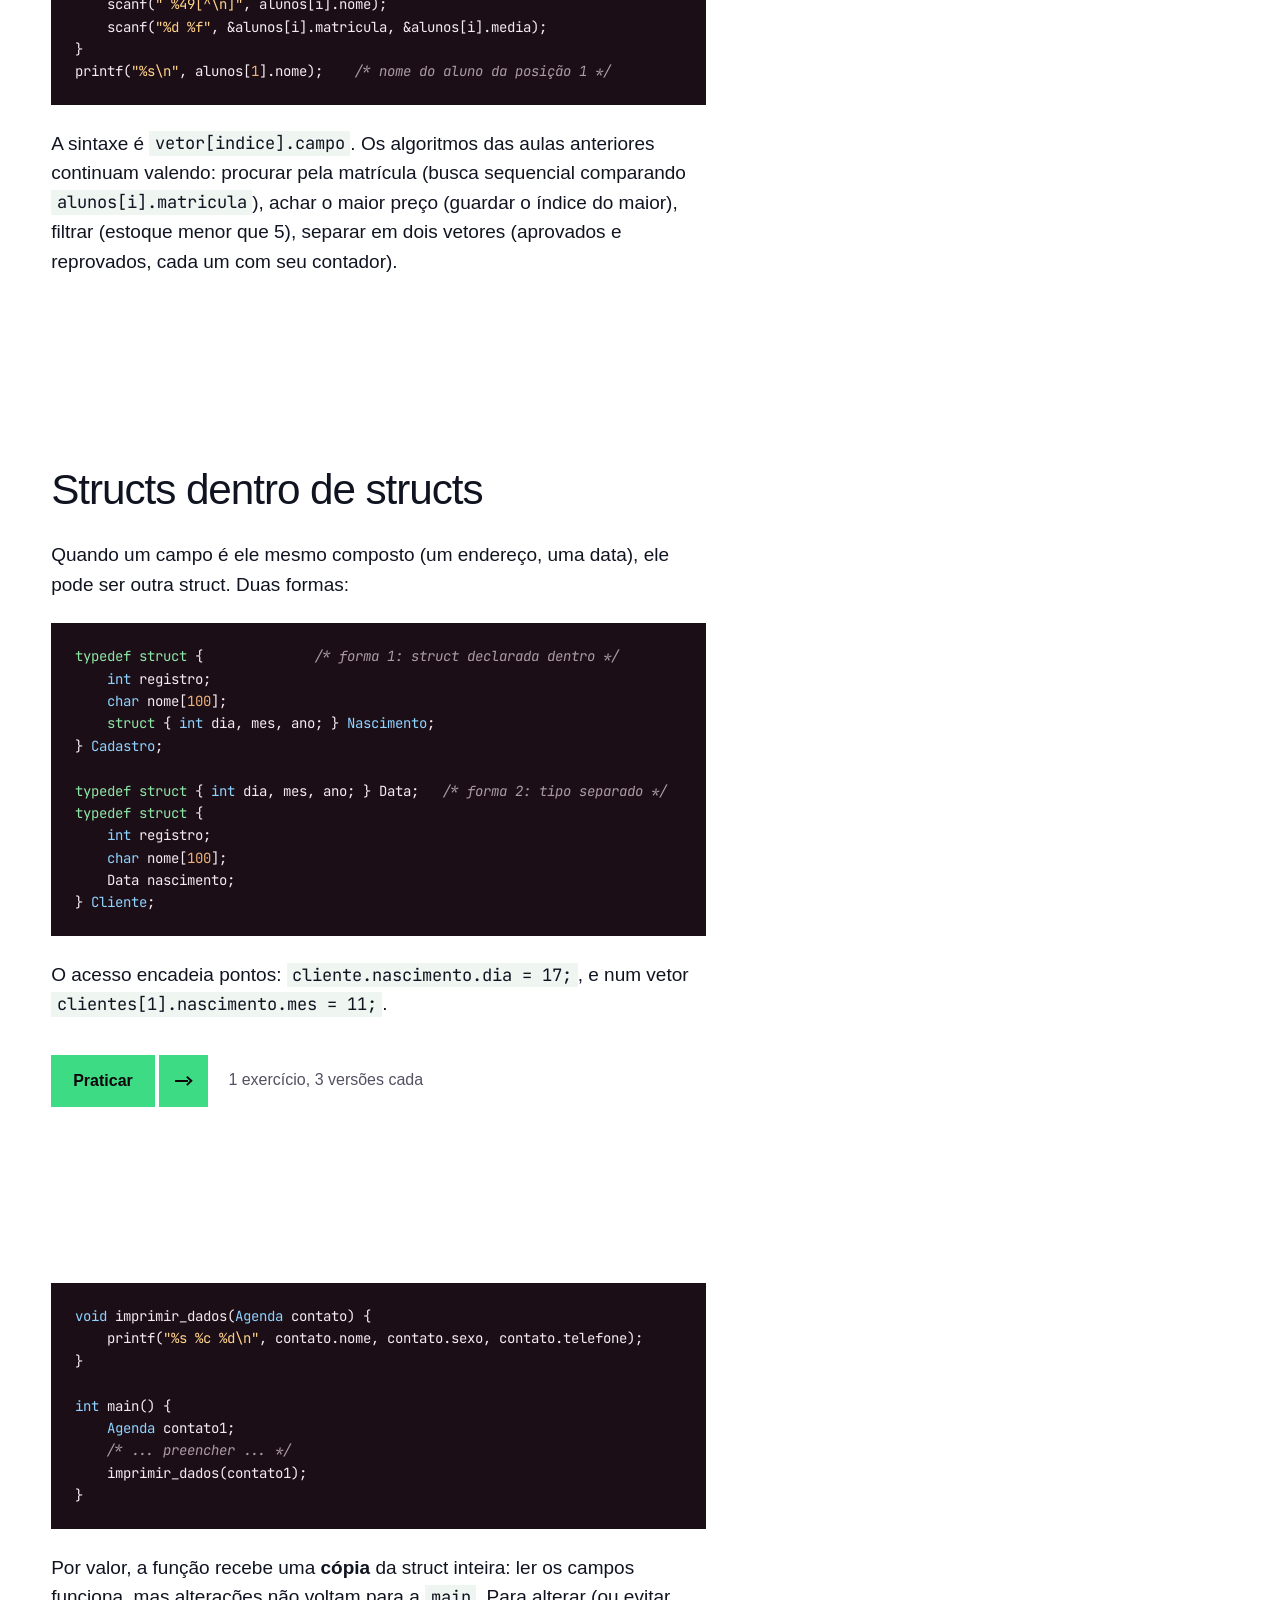
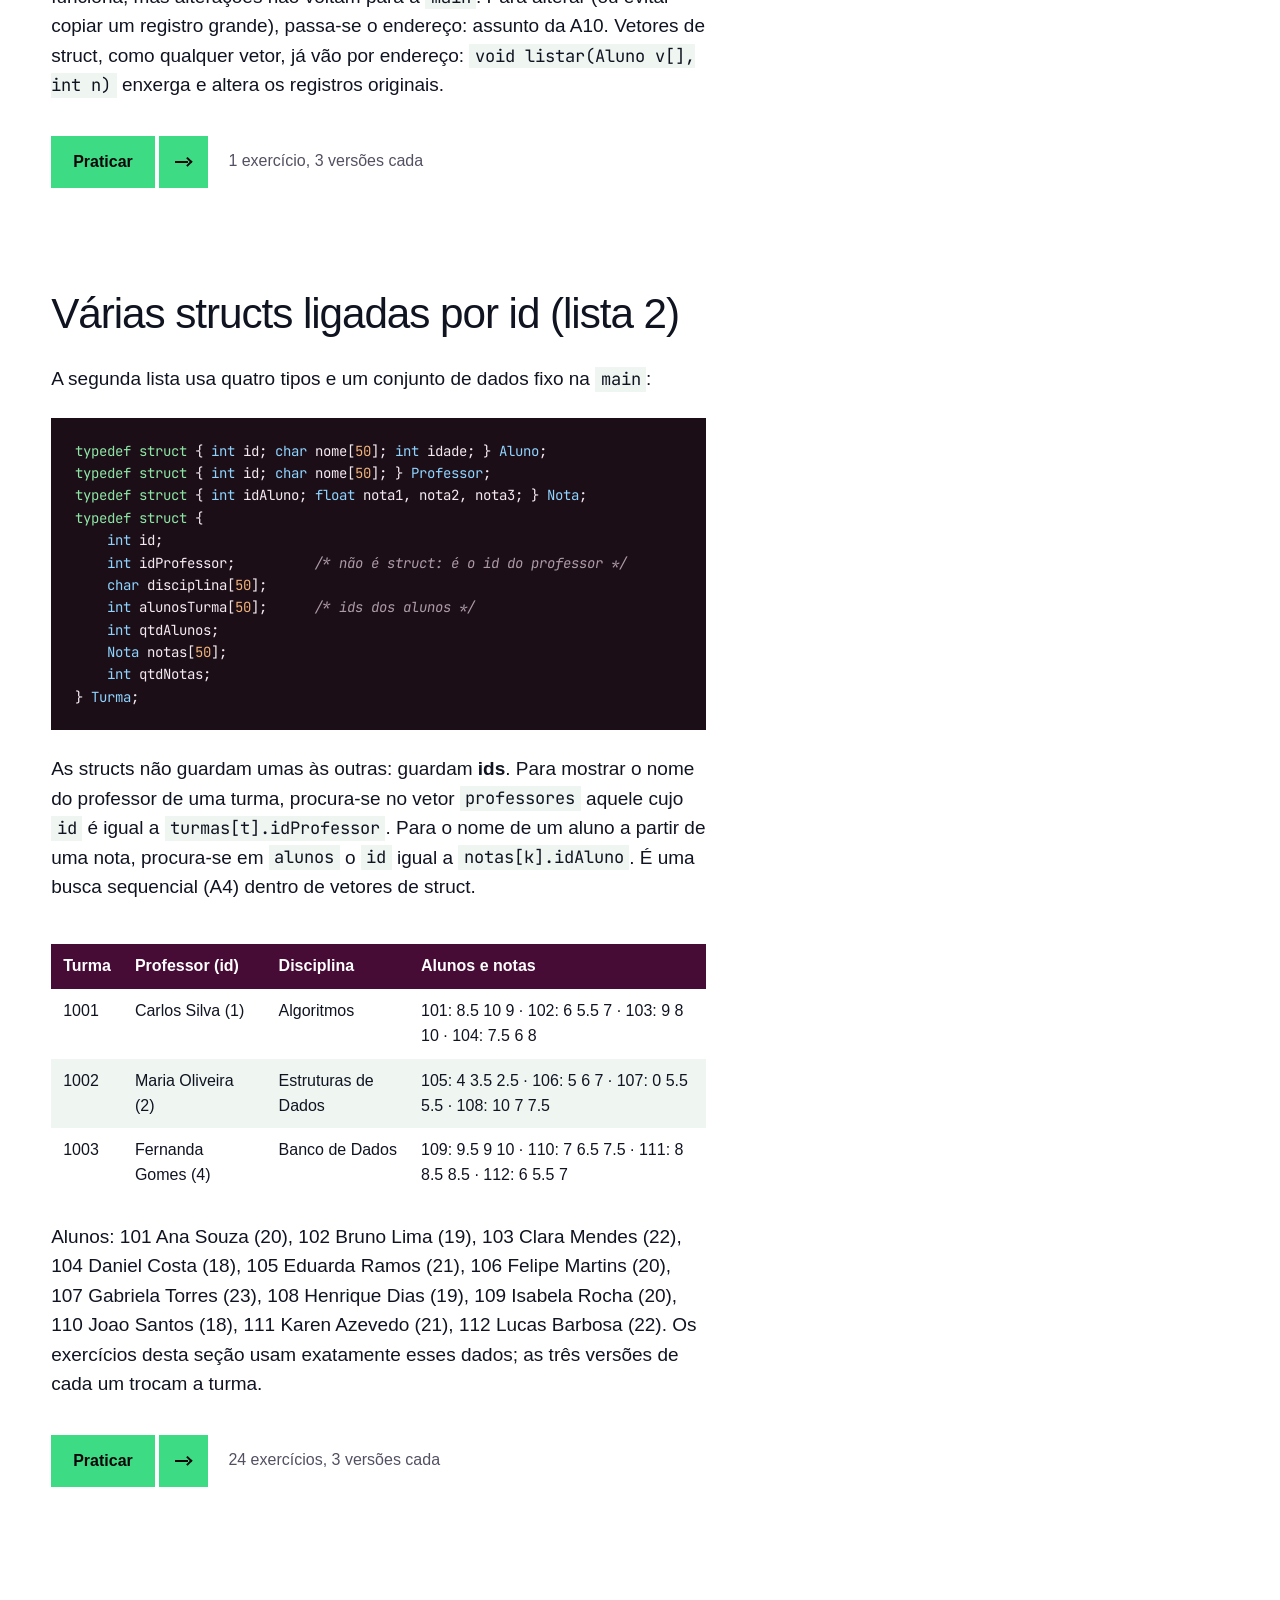
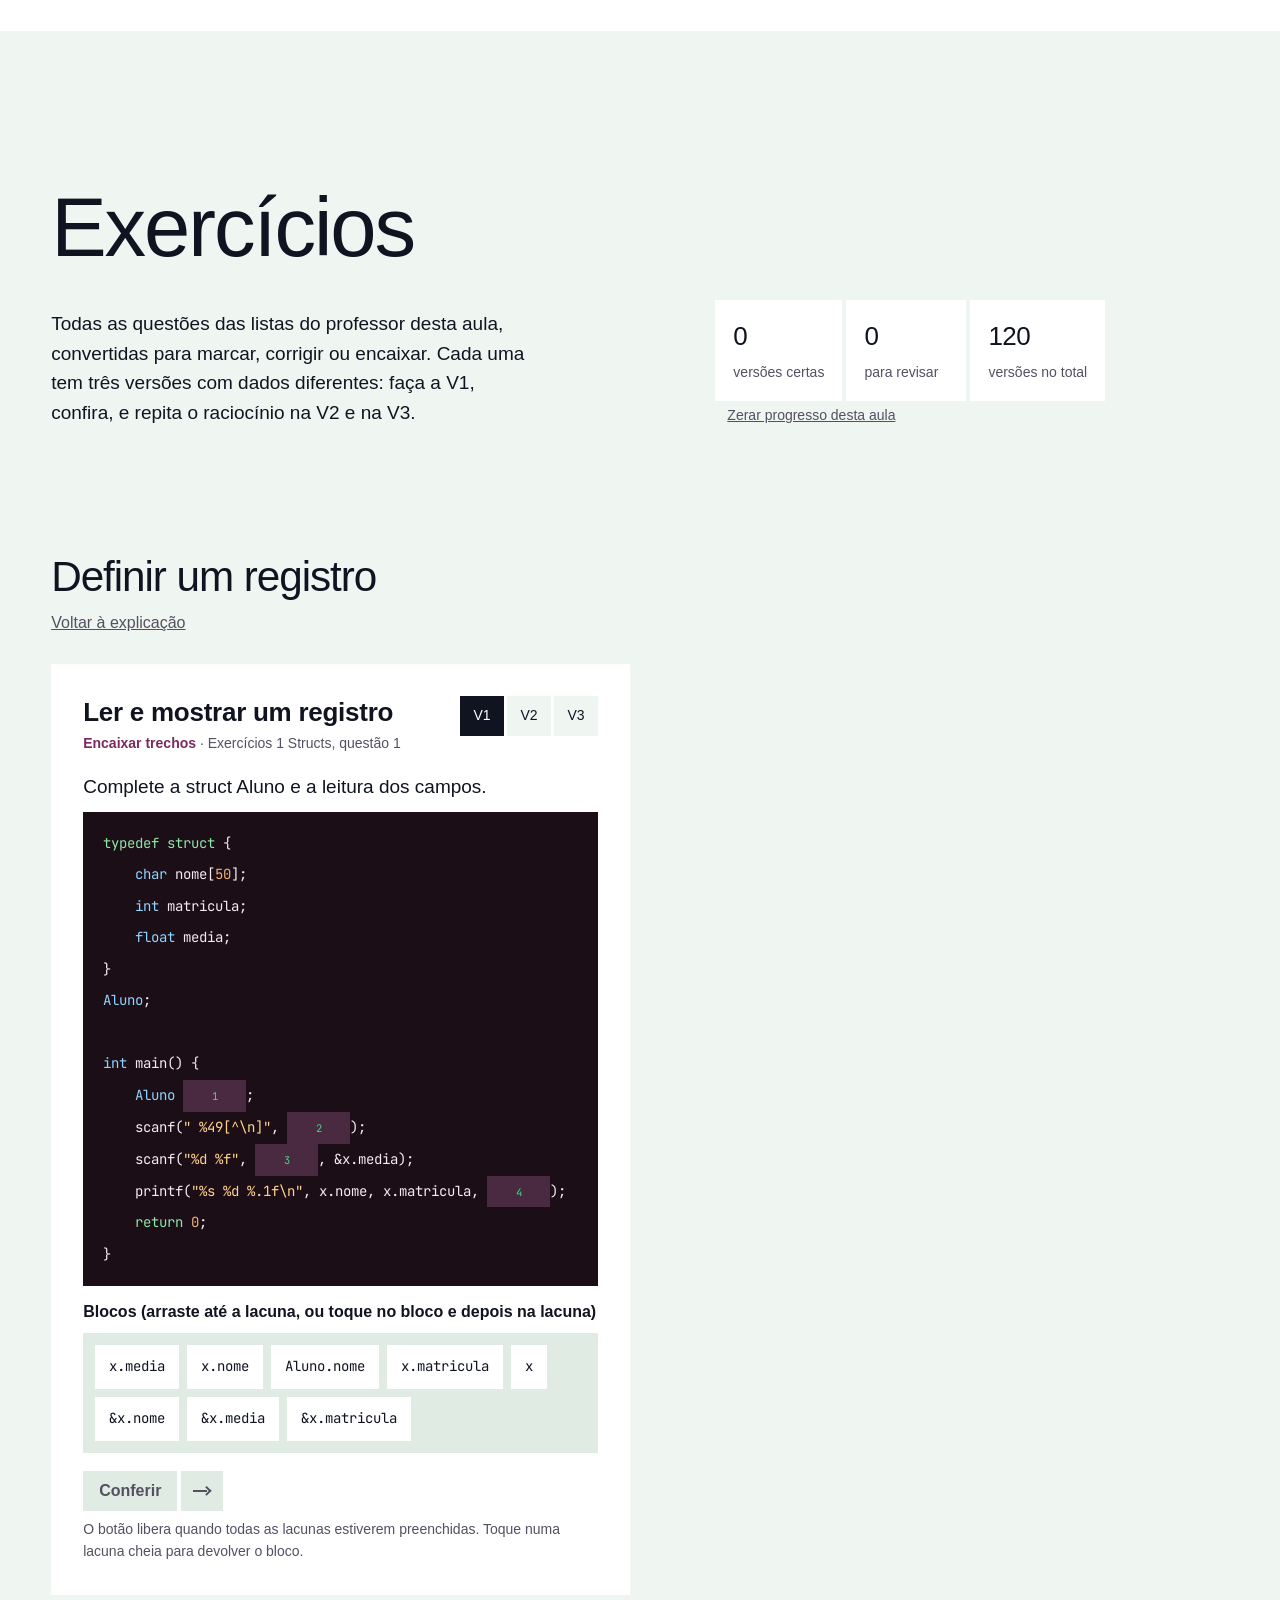
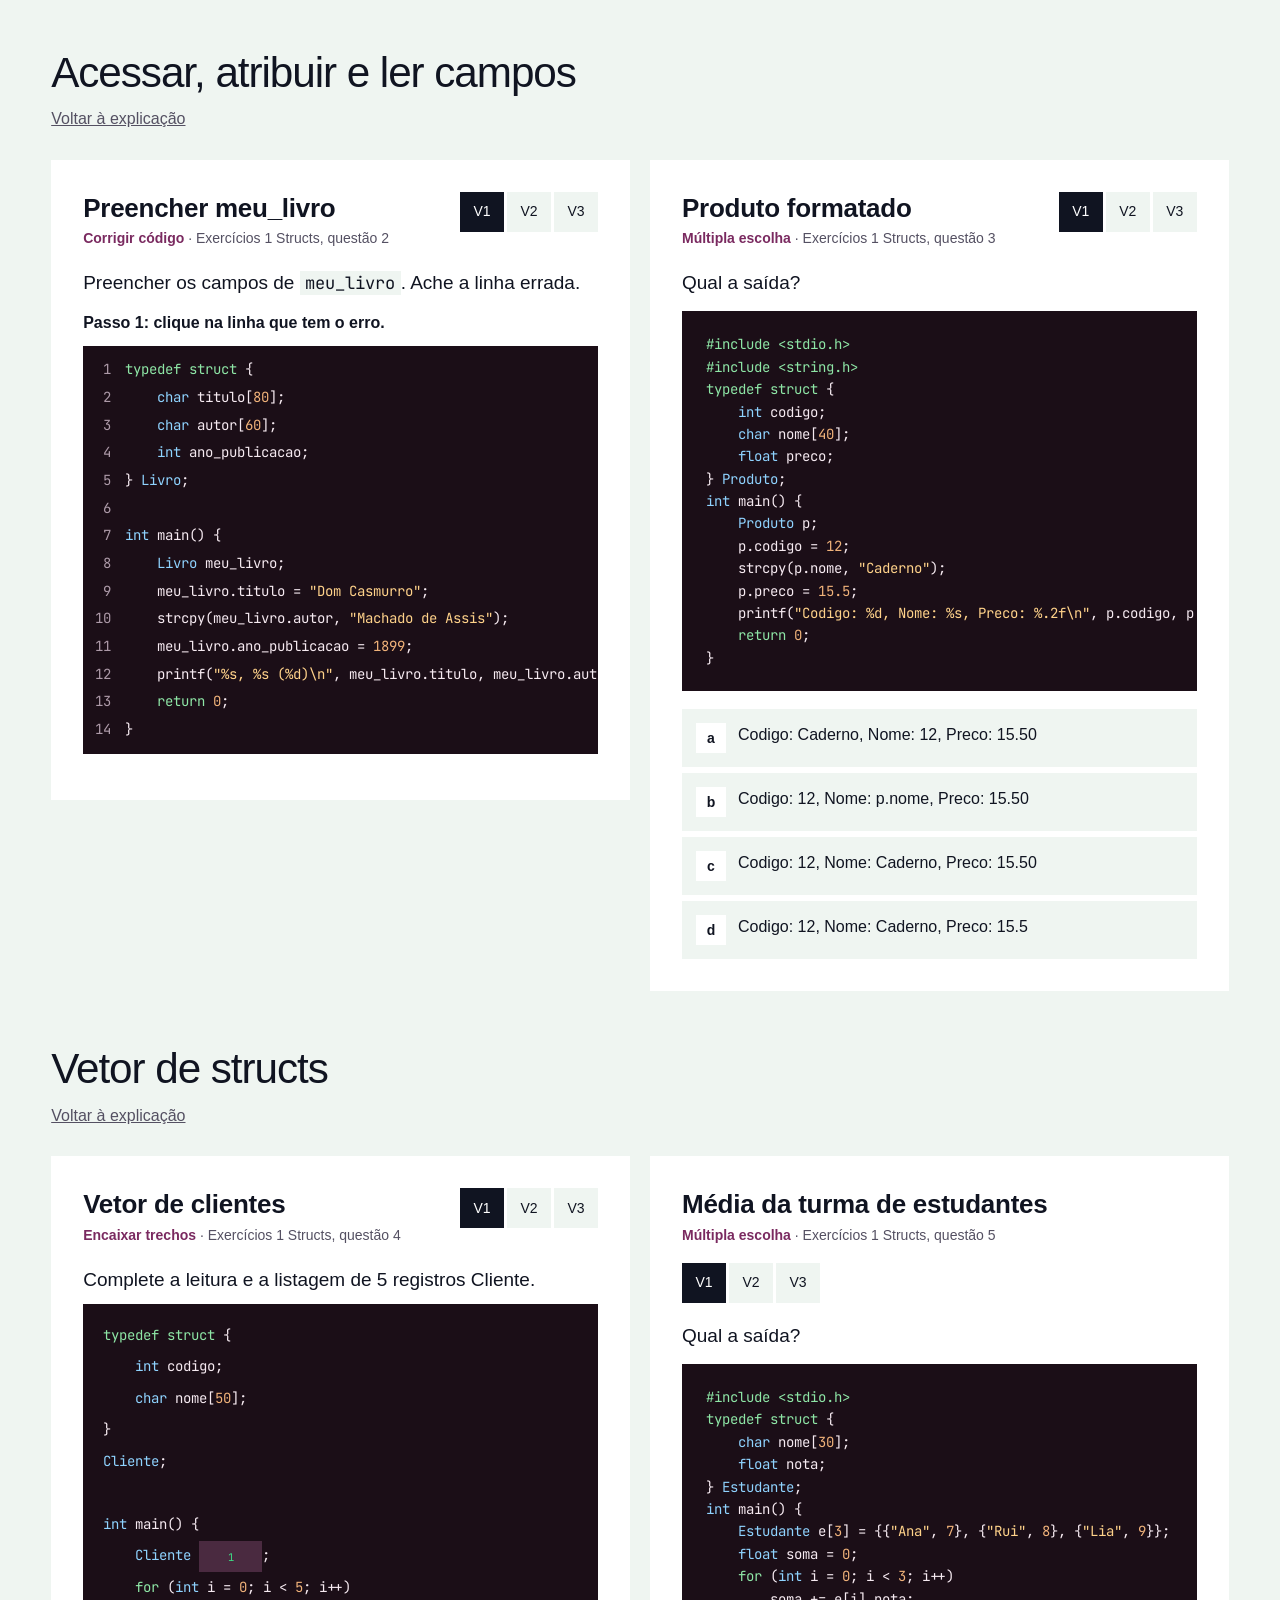
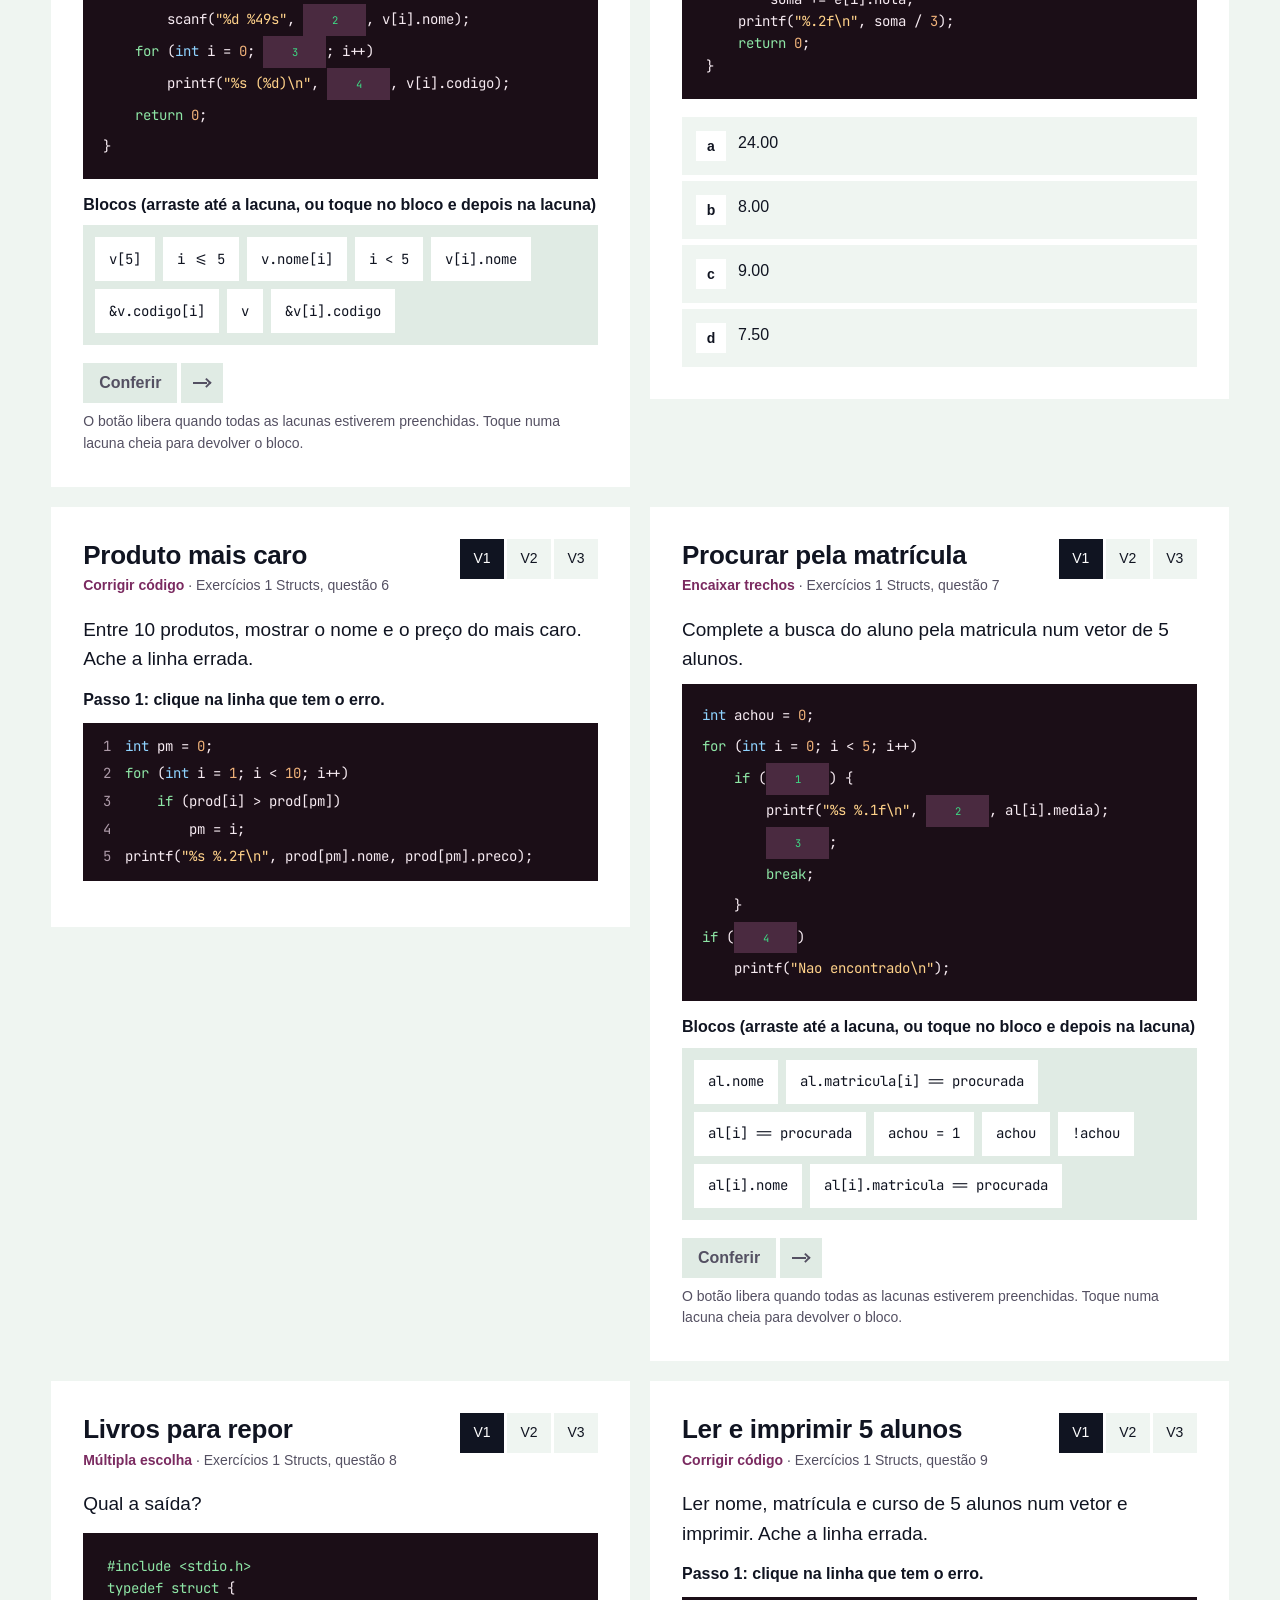
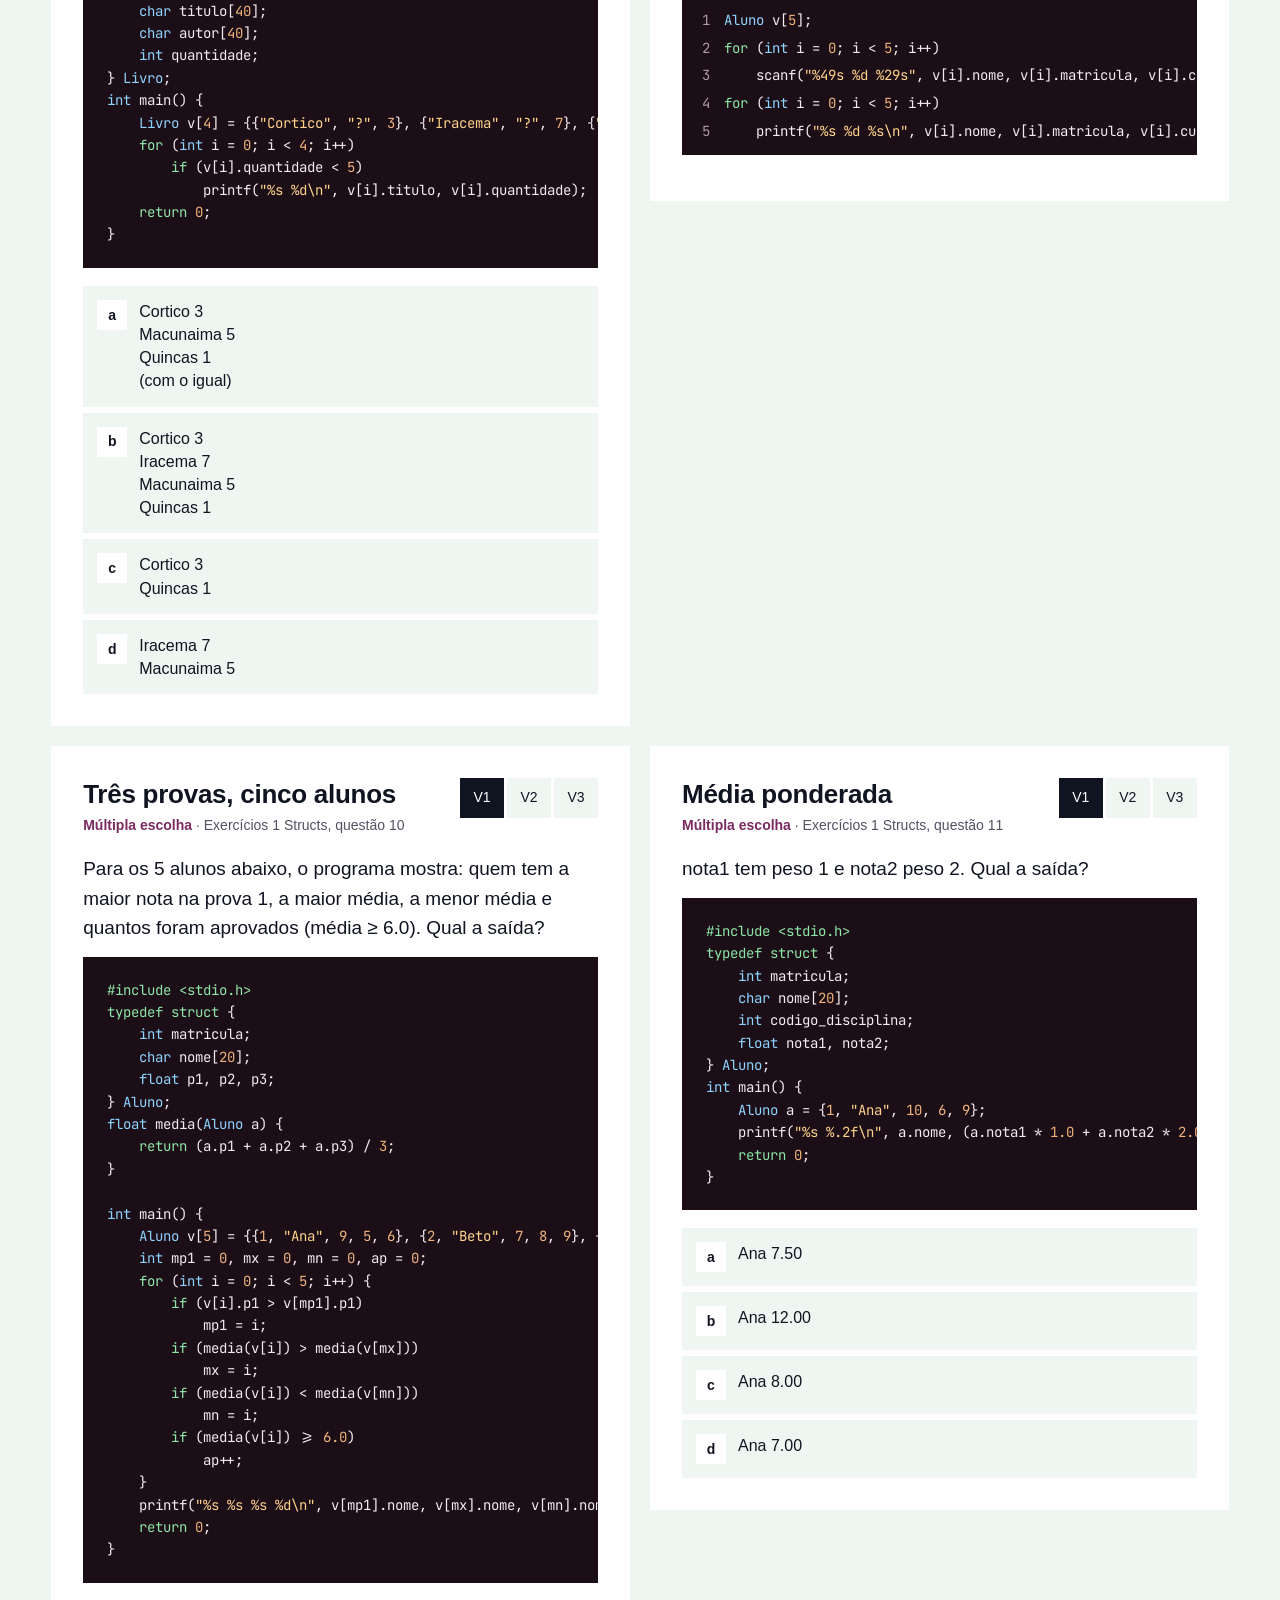
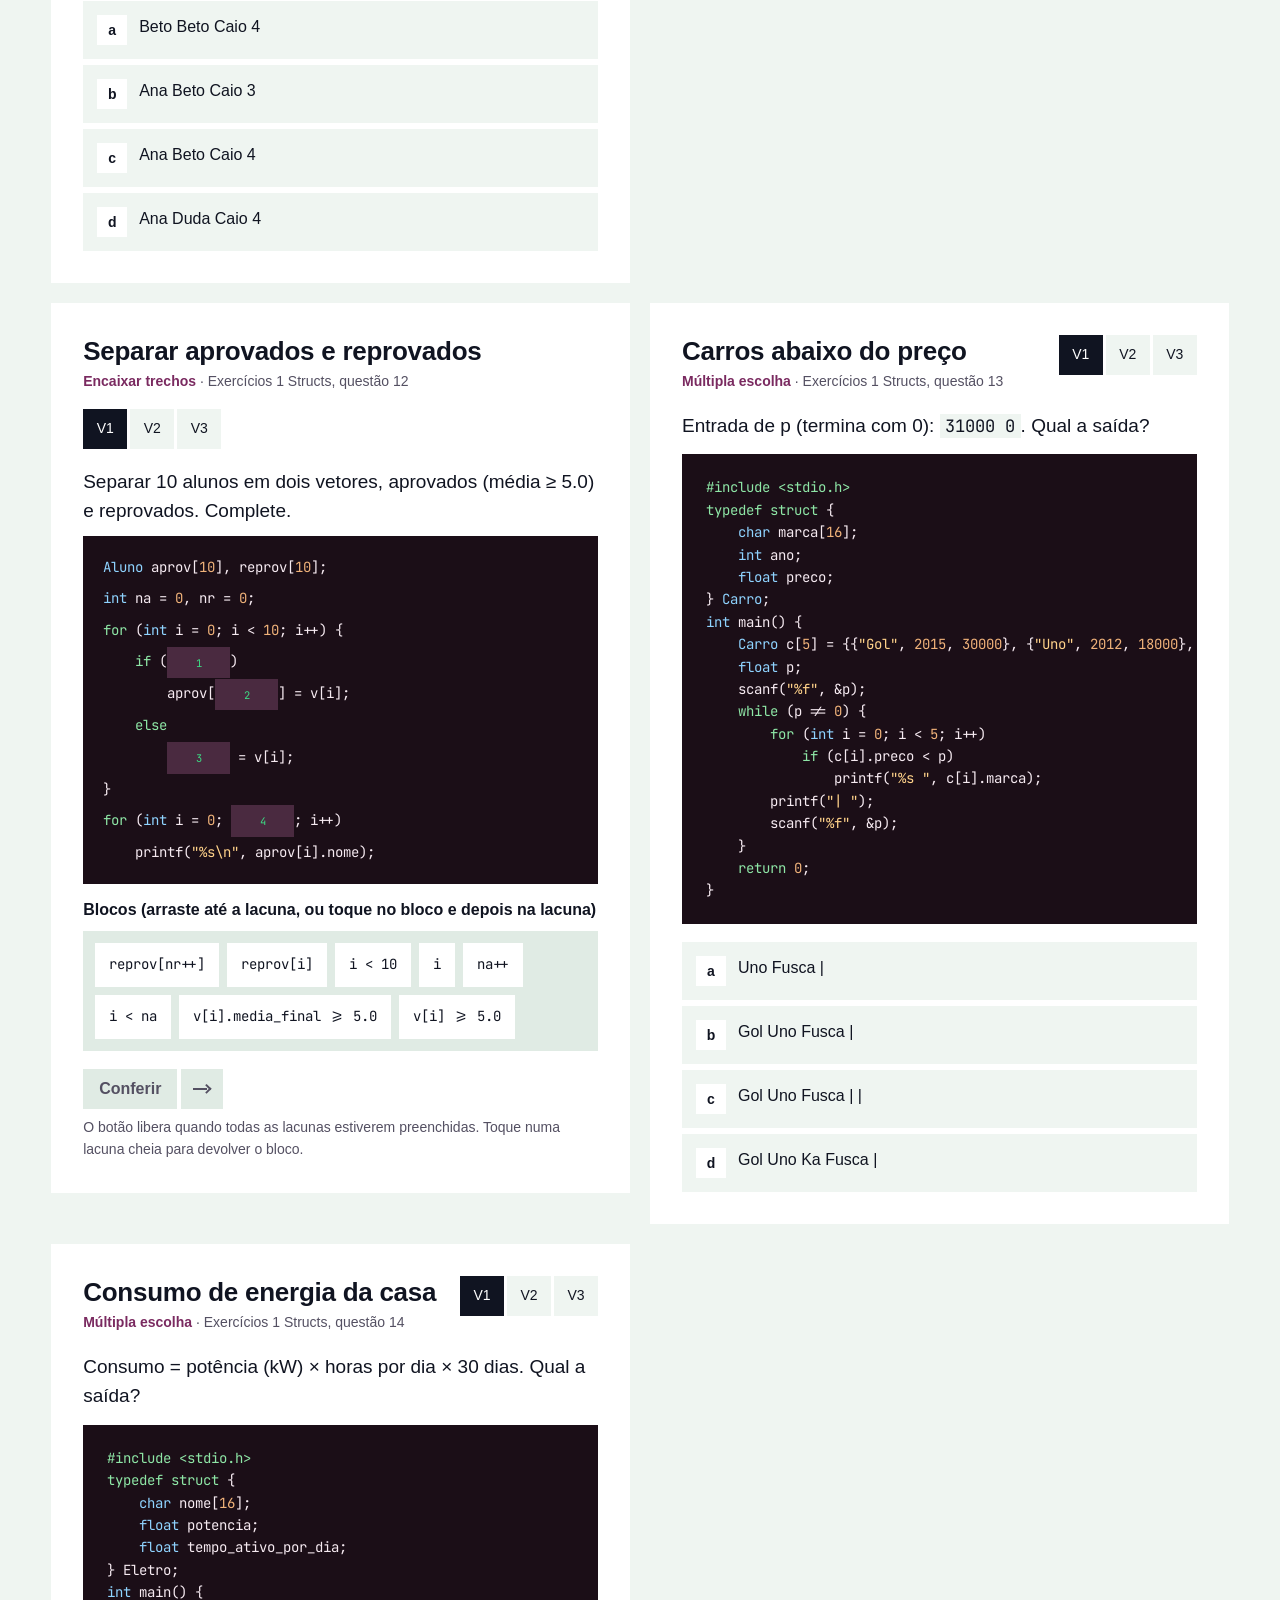
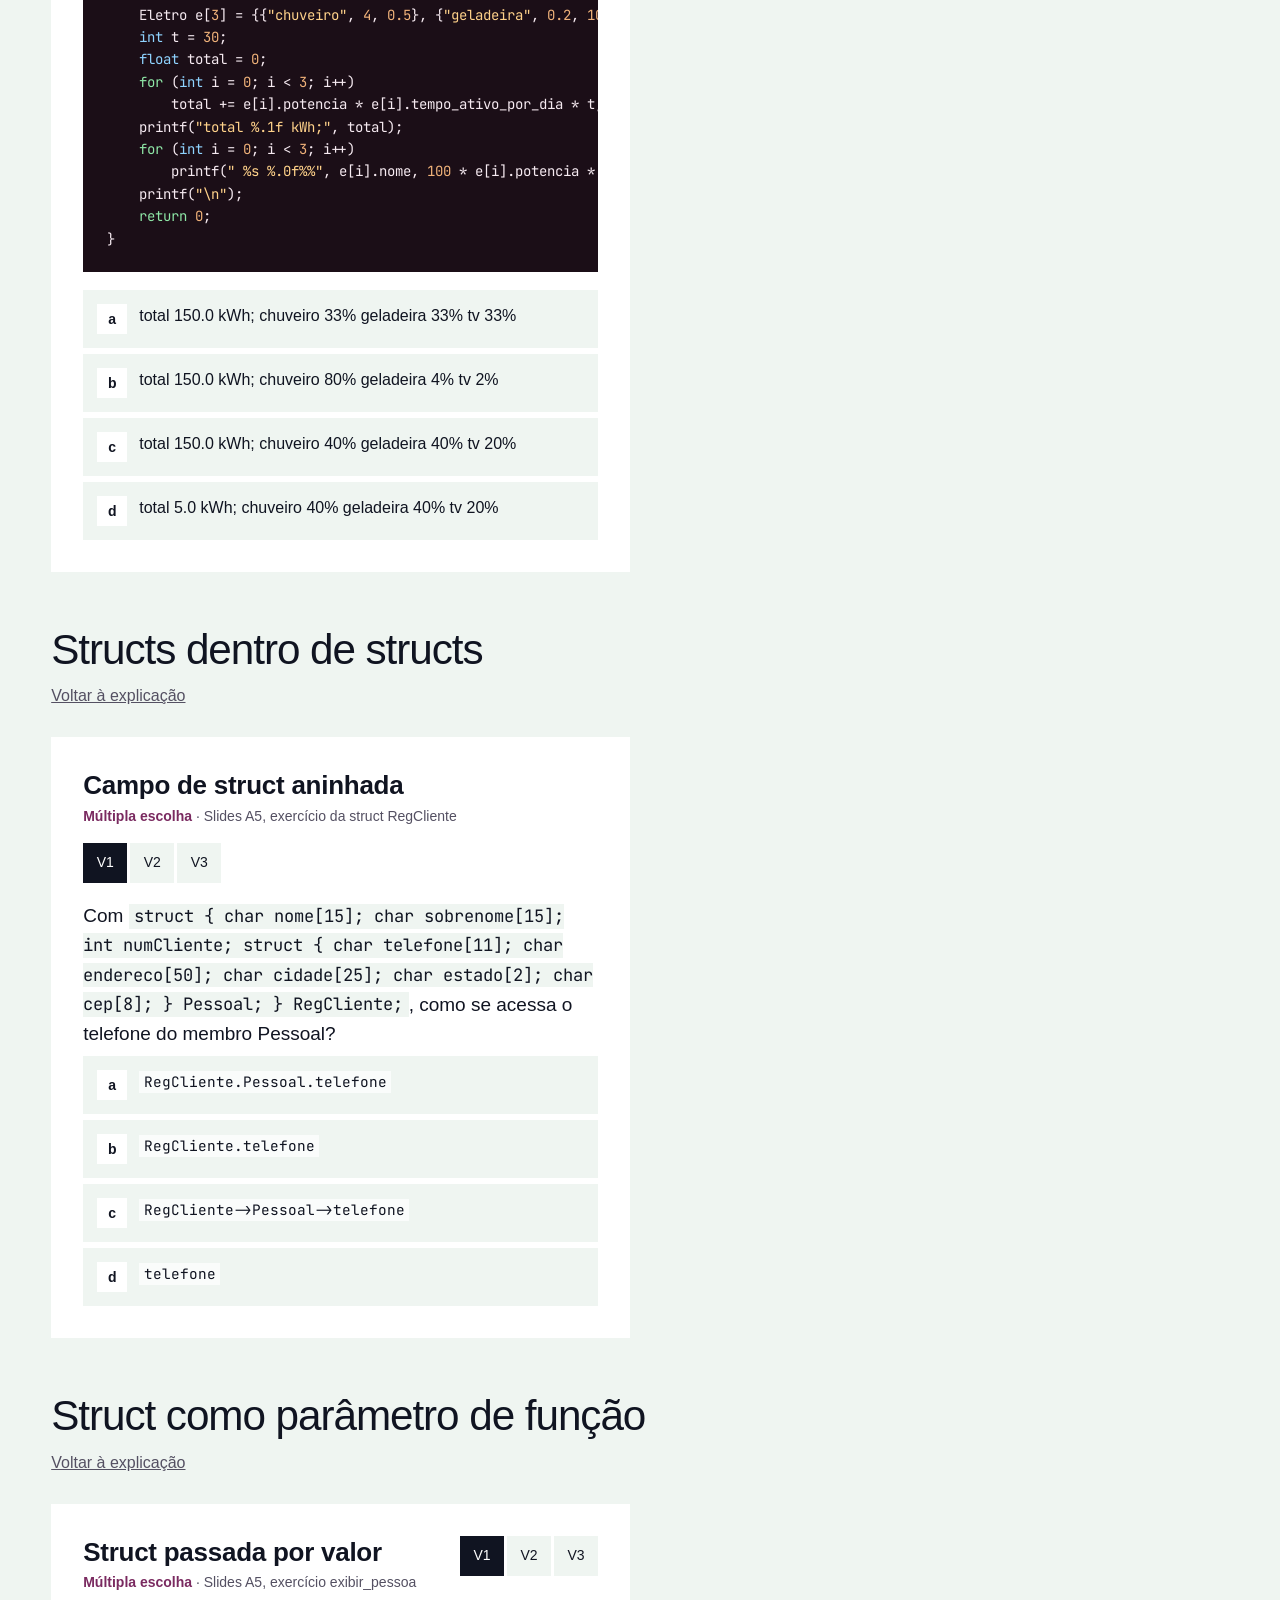
<file: a5.html>
<!doctype html>
<html lang="pt-BR">
<head>
<meta charset="utf-8">
<meta name="viewport" content="width=device-width, initial-scale=1">
<title>A5 · Structs | Algoritmos II</title>
<meta name="description" content="Um registro junta dados de tipos diferentes que formam uma coisa só: um aluno, um produto, uma turma. Cada campo se acessa com um ponto.">
<link rel="preconnect" href="https://api.fontshare.com">
<link rel="preconnect" href="https://fonts.googleapis.com">
<link rel="preconnect" href="https://fonts.gstatic.com" crossorigin>
<link href="https://api.fontshare.com/v2/css?f[]=roundo@400,500,600&display=swap" rel="stylesheet">
<link href="https://fonts.googleapis.com/css2?family=JetBrains+Mono:wght@400;600&display=swap" rel="stylesheet">
<link rel="stylesheet" href="css/site.css">
<link rel="icon" href="data:image/svg+xml,%3Csvg xmlns=%22http://www.w3.org/2000/svg%22 viewBox=%220 0 32 32%22%3E%3Crect x=%222%22 y=%228%22 width=%2218%22 height=%2216%22 fill=%22%233ddc84%22/%3E%3Crect x=%2222%22 y=%228%22 width=%228%22 height=%2216%22 fill=%22%23470c35%22/%3E%3C/svg%3E">
</head>
<body data-aula="a5">
<header class="bar"><div class="wrap"><a class="mark" href="index.html"><i aria-hidden="true"></i>Algoritmos II</a><nav aria-label="Principal"><a href="index.html" class="hide-s">Início</a><a href="index.html#bim1" aria-current="page">1º<span class="hide-s"> bimestre</span></a><a href="index.html#bim2">2º<span class="hide-s"> bimestre</span></a></nav></div></header>
<main>
<header class="hero aula"><div class="wrap"><span class="kicker-num">A5 · 1º bimestre</span><h1 class="rv">Structs</h1><p class="lede rv" style="--i:1">Um registro junta dados de tipos diferentes que formam uma coisa só: um aluno, um produto, uma turma. Cada campo se acessa com um ponto.</p><a class="btn rv" style="--i:2" href="#exercicios"><span>Ir aos exercícios</span><span><i class="arrow"></i></span></a><p class="meta rv" style="--i:3">40 exercícios desta aula, cada um em 3 versões. Material de origem: slides “A5 - Struct”, “Exercícios 1 Structs” (14 questões), “Exercícios 2 Structs” (24 questões) e o diagrama de estruturas da lista 2.</p></div><div class="giant" aria-hidden="true"><div class="val shutter"><img src="assets/magnetic-core-memory-close-up.jpg" alt="" width="1400" height="933"></div><div class="ptr"></div></div></header>
<div class="wrap aula-body"><nav class="toc" aria-label="Nesta aula"><h2>Nesta aula</h2><ol><li><a href="#t-definicao">Definir um registro</a></li><li><a href="#t-campos">Acessar, atribuir e ler campos</a></li><li><a href="#t-vetor">Vetor de structs</a></li><li><a href="#t-aninhadas">Structs dentro de structs</a></li><li><a href="#t-funcao">Struct como parâmetro de função</a></li><li><a href="#t-relacional">Várias structs ligadas por id (lista 2)</a></li></ol><a class="btn small alt" href="#exercicios"><span>Exercícios</span><span><i class="arrow"></i></span></a></nav><article class="texto">
<section id="t-definicao">
<h2>Definir um registro</h2>
<p>Uma agenda de celular tem, para cada contato, nome, telefone, e-mail, sexo… Com vetores separados para cada dado, seria difícil manter tudo junto. A <strong>struct</strong> (registro) é um tipo composto que agrupa variáveis, possivelmente de tipos diferentes, que formam uma entidade.</p>
<pre><code>struct agenda {
    char nome[100];
    char sexo;
    int telefone;
    char email[50];
};</code></pre>
<p>O espaço ocupado é, de modo geral, a soma dos espaços dos campos. Para dados simples e homogêneos (só uma idade, só as notas de 5 alunos) uma variável ou um vetor basta; struct faz sentido quando vários dados juntos descrevem uma coisa.</p>
<h3>Com typedef</h3>
<pre><code>typedef struct {
    char nome[100];
    char sexo;
    int telefone;
    char email[50];
} Agenda;

struct agenda contato1;   /* com struct nomeada: precisa da palavra struct */
Agenda contato2;          /* com typedef: o nome do tipo basta */</code></pre>
<div class="praticar-row"><a class="btn" href="#p-t-definicao"><span>Praticar</span><span><i class="arrow"></i></span></a><small>1 exercício, 3 versões cada</small></div></section>

<section id="t-campos">
<h2>Acessar, atribuir e ler campos</h2>
<p>Campo a campo, com o operador <strong>ponto</strong>: <code>variavel.campo</code>. Cada campo se comporta como uma variável comum do seu tipo.</p>
<pre><code>struct agenda contato;
strcpy(contato.nome, "Luã Marcelo");   /* string: strcpy, nunca = */
contato.sexo = 'M';
contato.telefone = 99999999;
printf("%s %c %d\n", contato.nome, contato.sexo, contato.telefone);</code></pre>
<pre><code>typedef struct { char descricao[81]; int codigo; float preco; } Produto;

Produto a;
scanf(" %s", a.descricao);   /* string: sem &amp; */
scanf("%d", &amp;a.codigo);      /* número: com &amp; no campo */
scanf("%f", &amp;a.preco);</code></pre>
<div class="nota alerta"><b>Erros comuns</b><code>contato.nome = "Ana";</code> não compila: vetor de char não recebe atribuição, use <code>strcpy</code>. <code>Produto.preco</code> está errado: o ponto vai na <em>variável</em>, não no tipo.</div>
<div class="praticar-row"><a class="btn" href="#p-t-campos"><span>Praticar</span><span><i class="arrow"></i></span></a><small>2 exercícios, 3 versões cada</small></div></section>

<section id="t-vetor">
<h2>Vetor de structs</h2>
<p>Para 100 alunos, em vez de 100 variáveis, um vetor em que cada posição é um registro completo:</p>
<pre><code>typedef struct { char nome[50]; int matricula; float media; } Aluno;

Aluno alunos[5];
for (int i = 0; i &lt; 5; i++) {
    scanf(" %49[^\n]", alunos[i].nome);
    scanf("%d %f", &amp;alunos[i].matricula, &amp;alunos[i].media);
}
printf("%s\n", alunos[1].nome);    /* nome do aluno da posição 1 */</code></pre>
<p>A sintaxe é <code>vetor[indice].campo</code>. Os algoritmos das aulas anteriores continuam valendo: procurar pela matrícula (busca sequencial comparando <code>alunos[i].matricula</code>), achar o maior preço (guardar o índice do maior), filtrar (estoque menor que 5), separar em dois vetores (aprovados e reprovados, cada um com seu contador).</p>
<div class="praticar-row"><a class="btn" href="#p-t-vetor"><span>Praticar</span><span><i class="arrow"></i></span></a><small>11 exercícios, 3 versões cada</small></div></section>

<section id="t-aninhadas">
<h2>Structs dentro de structs</h2>
<p>Quando um campo é ele mesmo composto (um endereço, uma data), ele pode ser outra struct. Duas formas:</p>
<pre><code>typedef struct {              /* forma 1: struct declarada dentro */
    int registro;
    char nome[100];
    struct { int dia, mes, ano; } Nascimento;
} Cadastro;

typedef struct { int dia, mes, ano; } Data;   /* forma 2: tipo separado */
typedef struct {
    int registro;
    char nome[100];
    Data nascimento;
} Cliente;</code></pre>
<p>O acesso encadeia pontos: <code>cliente.nascimento.dia = 17;</code>, e num vetor <code>clientes[1].nascimento.mes = 11;</code>.</p>
<div class="praticar-row"><a class="btn" href="#p-t-aninhadas"><span>Praticar</span><span><i class="arrow"></i></span></a><small>1 exercício, 3 versões cada</small></div></section>

<section id="t-funcao">
<h2>Struct como parâmetro de função</h2>
<pre><code>void imprimir_dados(Agenda contato) {
    printf("%s %c %d\n", contato.nome, contato.sexo, contato.telefone);
}

int main() {
    Agenda contato1;
    /* ... preencher ... */
    imprimir_dados(contato1);
}</code></pre>
<p>Por valor, a função recebe uma <strong>cópia</strong> da struct inteira: ler os campos funciona, mas alterações não voltam para a <code>main</code>. Para alterar (ou evitar copiar um registro grande), passa-se o endereço: assunto da A10. Vetores de struct, como qualquer vetor, já vão por endereço: <code>void listar(Aluno v[], int n)</code> enxerga e altera os registros originais.</p>
<div class="praticar-row"><a class="btn" href="#p-t-funcao"><span>Praticar</span><span><i class="arrow"></i></span></a><small>1 exercício, 3 versões cada</small></div></section>

<section id="t-relacional">
<h2>Várias structs ligadas por id (lista 2)</h2>
<p>A segunda lista usa quatro tipos e um conjunto de dados fixo na <code>main</code>:</p>
<pre><code>typedef struct { int id; char nome[50]; int idade; } Aluno;
typedef struct { int id; char nome[50]; } Professor;
typedef struct { int idAluno; float nota1, nota2, nota3; } Nota;
typedef struct {
    int id;
    int idProfessor;          /* não é struct: é o id do professor */
    char disciplina[50];
    int alunosTurma[50];      /* ids dos alunos */
    int qtdAlunos;
    Nota notas[50];
    int qtdNotas;
} Turma;</code></pre>
<p>As structs não guardam umas às outras: guardam <strong>ids</strong>. Para mostrar o nome do professor de uma turma, procura-se no vetor <code>professores</code> aquele cujo <code>id</code> é igual a <code>turmas[t].idProfessor</code>. Para o nome de um aluno a partir de uma nota, procura-se em <code>alunos</code> o <code>id</code> igual a <code>notas[k].idAluno</code>. É uma busca sequencial (A4) dentro de vetores de struct.</p>
<div class="scroll-x"><table class="tabela">
<thead><tr><th>Turma</th><th>Professor (id)</th><th>Disciplina</th><th>Alunos e notas</th></tr></thead>
<tbody>
<tr><td>1001</td><td>Carlos Silva (1)</td><td>Algoritmos</td><td>101: 8.5 10 9 · 102: 6 5.5 7 · 103: 9 8 10 · 104: 7.5 6 8</td></tr>
<tr><td>1002</td><td>Maria Oliveira (2)</td><td>Estruturas de Dados</td><td>105: 4 3.5 2.5 · 106: 5 6 7 · 107: 0 5.5 5.5 · 108: 10 7 7.5</td></tr>
<tr><td>1003</td><td>Fernanda Gomes (4)</td><td>Banco de Dados</td><td>109: 9.5 9 10 · 110: 7 6.5 7.5 · 111: 8 8.5 8.5 · 112: 6 5.5 7</td></tr>
</tbody></table></div>
<p>Alunos: 101 Ana Souza (20), 102 Bruno Lima (19), 103 Clara Mendes (22), 104 Daniel Costa (18), 105 Eduarda Ramos (21), 106 Felipe Martins (20), 107 Gabriela Torres (23), 108 Henrique Dias (19), 109 Isabela Rocha (20), 110 Joao Santos (18), 111 Karen Azevedo (21), 112 Lucas Barbosa (22). Os exercícios desta seção usam exatamente esses dados; as três versões de cada um trocam a turma.</p>
<div class="praticar-row"><a class="btn" href="#p-t-relacional"><span>Praticar</span><span><i class="arrow"></i></span></a><small>24 exercícios, 3 versões cada</small></div></section>
</article></div>
<section class="exercicios" id="exercicios"><div class="wrap"><h2>Exercícios</h2><div class="ex-intro"><p>Todas as questões das listas do professor desta aula, convertidas para marcar, corrigir ou encaixar. Cada uma tem três versões com dados diferentes: faça a V1, confira, e repita o raciocínio na V2 e na V3.</p><div class="placar" aria-live="polite"><div><b data-k="ok">0</b><span>versões certas</span></div><div><b data-k="err">0</b><span>para revisar</span></div><div><b data-k="tot">0</b><span>versões no total</span></div><button type="button" class="zerar">Zerar progresso desta aula</button></div></div><div class="ex-group" id="p-t-definicao" data-topic="t-definicao"><h3>Definir um registro</h3><a class="back" href="#t-definicao">Voltar à explicação</a><div class="ex-list"></div></div><div class="ex-group" id="p-t-campos" data-topic="t-campos"><h3>Acessar, atribuir e ler campos</h3><a class="back" href="#t-campos">Voltar à explicação</a><div class="ex-list"></div></div><div class="ex-group" id="p-t-vetor" data-topic="t-vetor"><h3>Vetor de structs</h3><a class="back" href="#t-vetor">Voltar à explicação</a><div class="ex-list"></div></div><div class="ex-group" id="p-t-aninhadas" data-topic="t-aninhadas"><h3>Structs dentro de structs</h3><a class="back" href="#t-aninhadas">Voltar à explicação</a><div class="ex-list"></div></div><div class="ex-group" id="p-t-funcao" data-topic="t-funcao"><h3>Struct como parâmetro de função</h3><a class="back" href="#t-funcao">Voltar à explicação</a><div class="ex-list"></div></div><div class="ex-group" id="p-t-relacional" data-topic="t-relacional"><h3>Várias structs ligadas por id (lista 2)</h3><a class="back" href="#t-relacional">Voltar à explicação</a><div class="ex-list"></div></div><nav class="vizinhas" aria-label="Outras aulas"><a href="a4.html"><span>Aula anterior</span><b>A4 · Busca</b></a><a class="prox" href="a8.html"><span>Próxima aula</span><b>A8 · Ponteiros</b></a></nav></div></section>
</main>
<footer class="foot"><div class="wrap"><div class="blocks" aria-hidden="true"><span>A</span><span>L</span><span>G</span><span class="sp"></span><span>I</span><span>I</span></div><div class="cols"><div><h2>1º bimestre</h2><ul><li><a href="a1.html">A1 · Funções</a></li><li><a href="a2.html">A2 · Funções e vetores</a></li><li><a href="a3.html">A3 · Ordenação</a></li><li><a href="a4.html">A4 · Busca</a></li><li><a href="a5.html">A5 · Structs</a></li></ul></div><div><h2>2º bimestre</h2><ul><li><a href="a8.html">A8 · Ponteiros</a></li><li><a href="a9.html">A9 · Alocação dinâmica</a></li><li><a href="a10.html">A10 · Ponteiros para structs</a></li><li><a href="a11.html">A11 · Funções que retornam ponteiro</a></li><li><a href="a12.html">A12 · Listas simplesmente ligadas</a></li></ul></div><div><h2>Como usar</h2><ul><li>Leia a explicação</li><li>Clique em Praticar</li><li>Faça as três versões</li></ul></div><div><h2>Disciplina</h2><ul><li>Algoritmos II</li><li>Sistemas de Informação, UFMT</li><li>Prof. Dr. Luã Marcelo Muriana</li></ul></div></div><p class="credits">Fotos: <a href="https://commons.wikimedia.org/w/index.php?curid=39746473">“Magnetic-core memory, 18x24 bits”</a>, <a href="https://commons.wikimedia.org/w/index.php?curid=39746489">“Magnetic-core memory close-up”</a> e <a href="https://commons.wikimedia.org/w/index.php?curid=39772980">“Magnetic-core memory, at angle”</a>, de Bubba73 (Jud McCranie), <a href="https://creativecommons.org/licenses/by-sa/4.0/">CC BY-SA 4.0</a>; <a href="https://commons.wikimedia.org/w/index.php?curid=142438693">“32K word magnetic core memory board, DEC, US, ca. 1978”</a>, de Ходус Владимир, <a href="https://creativecommons.org/licenses/by-sa/4.0/">CC BY-SA 4.0</a>; <a href="https://commons.wikimedia.org/w/index.php?curid=4656367">“Pdp-11-70-panel”</a>, de Retro-Computing Society of Rhode Island, <a href="https://creativecommons.org/licenses/by-sa/3.0/">CC BY-SA 3.0</a>; <a href="https://commons.wikimedia.org/w/index.php?curid=3299932">“PDP-11 (459312210)”</a>, de Ross Berteig, <a href="https://creativecommons.org/licenses/by/2.0/">CC BY 2.0</a>; todas via Wikimedia Commons. Conteúdo baseado nos slides e listas do Prof. Dr. Luã Marcelo Muriana (Algoritmos II, SI, 2026/2).</p></div></footer>
<script src="js/site.js"></script>
<script src="data/a5.js"></script>
<script src="js/quiz.js"></script>
</body>
</html>
</file>
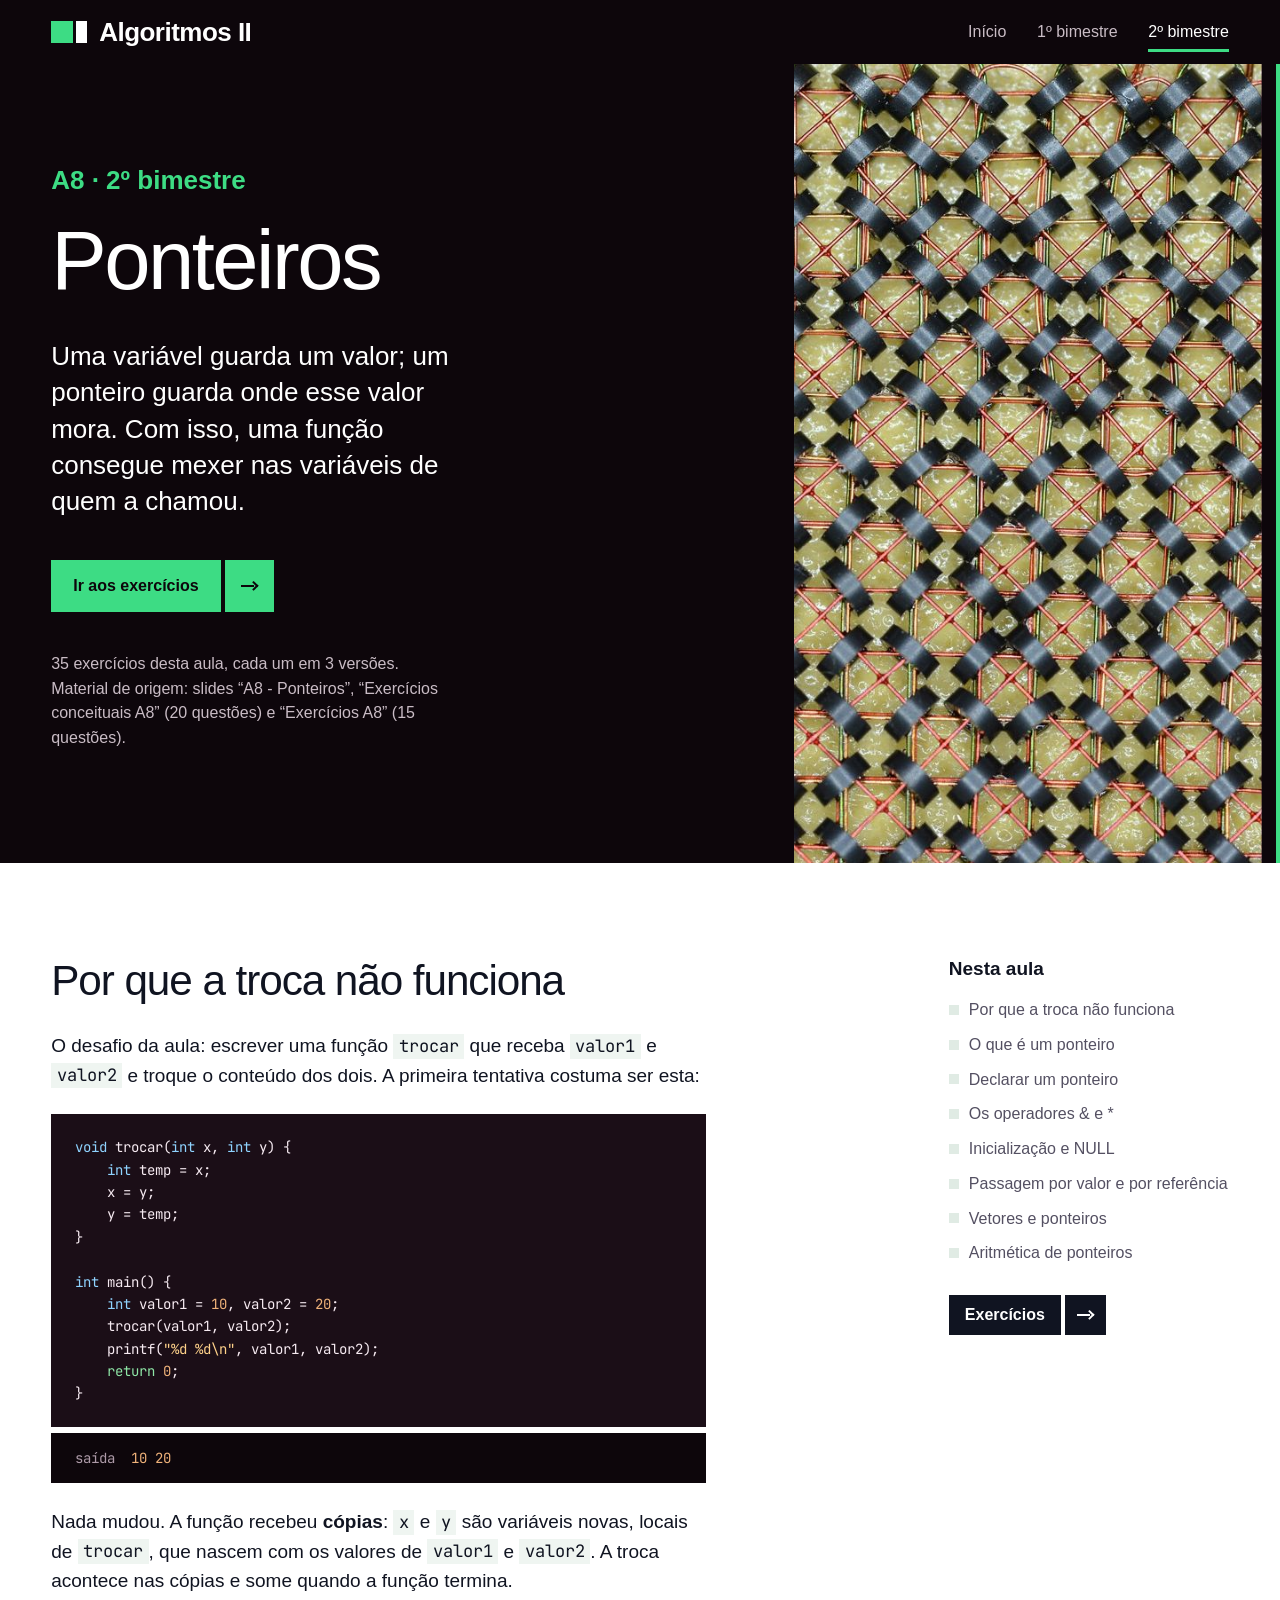
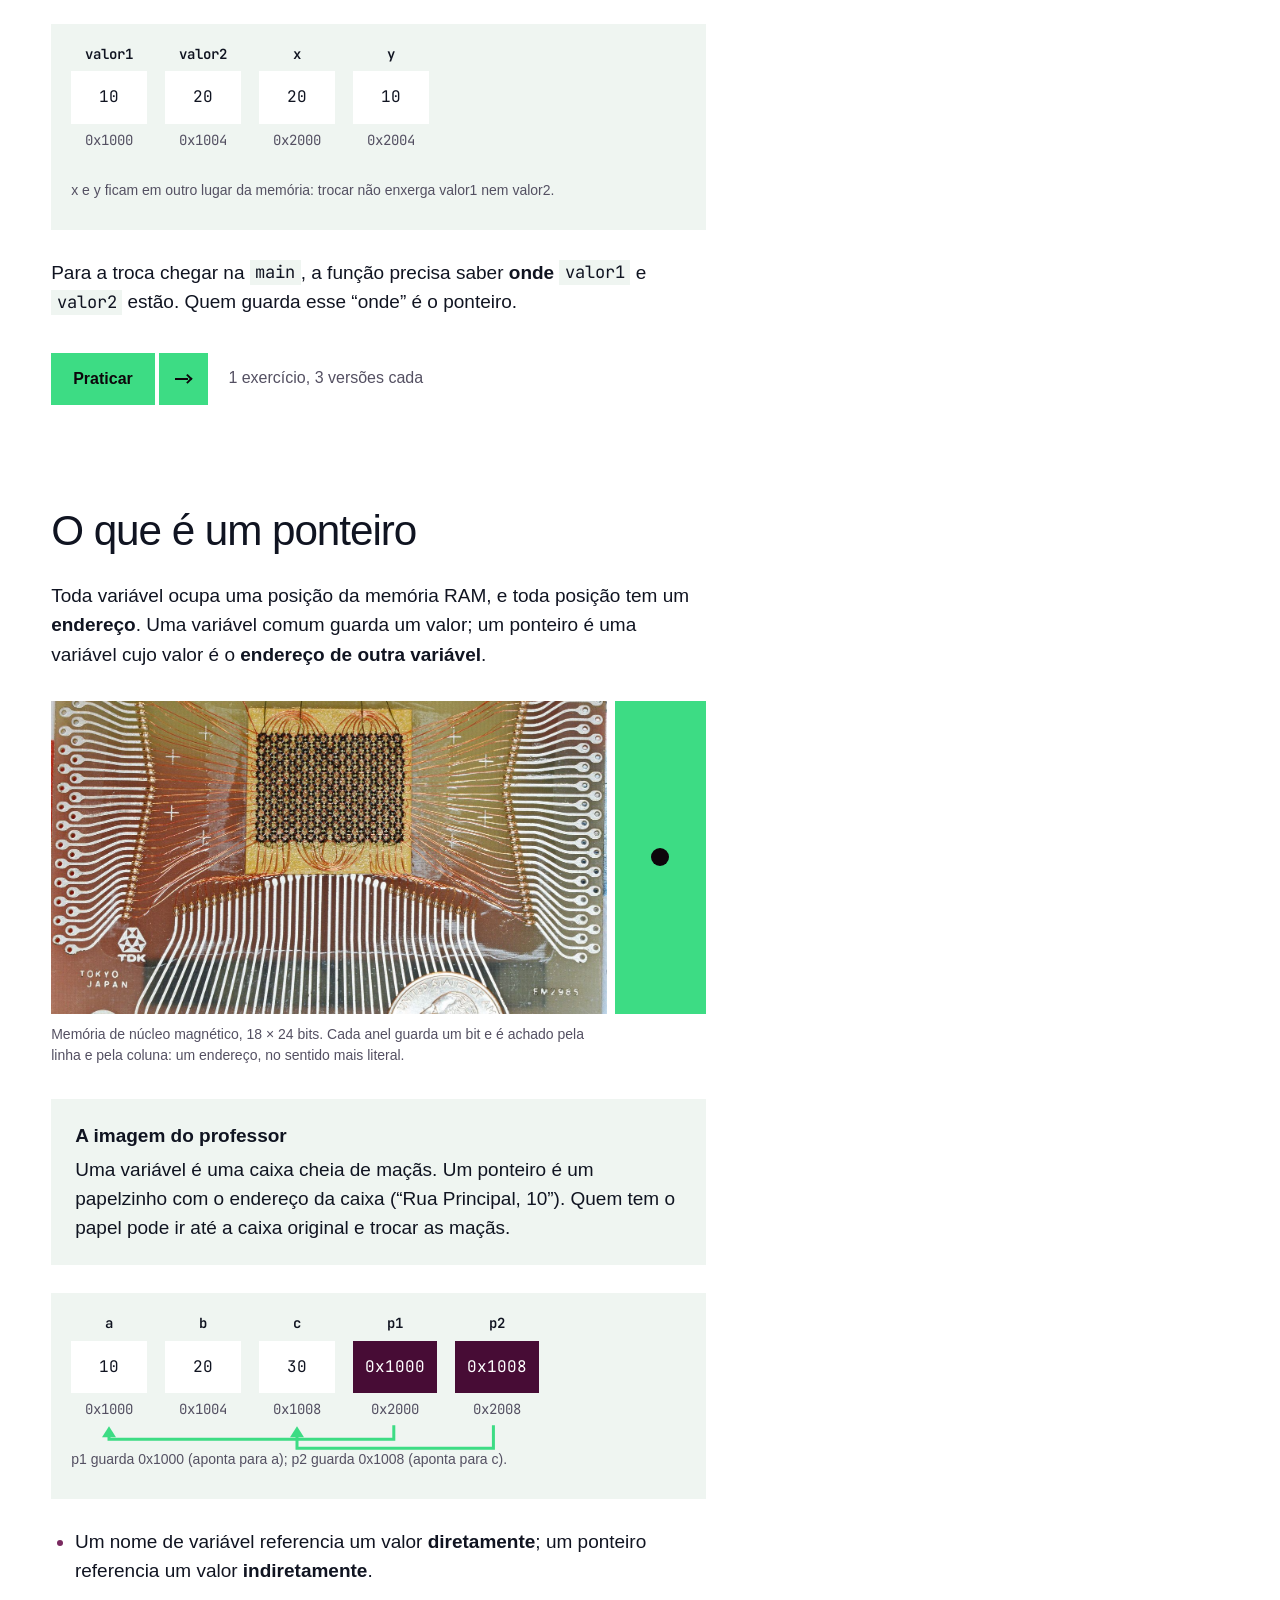
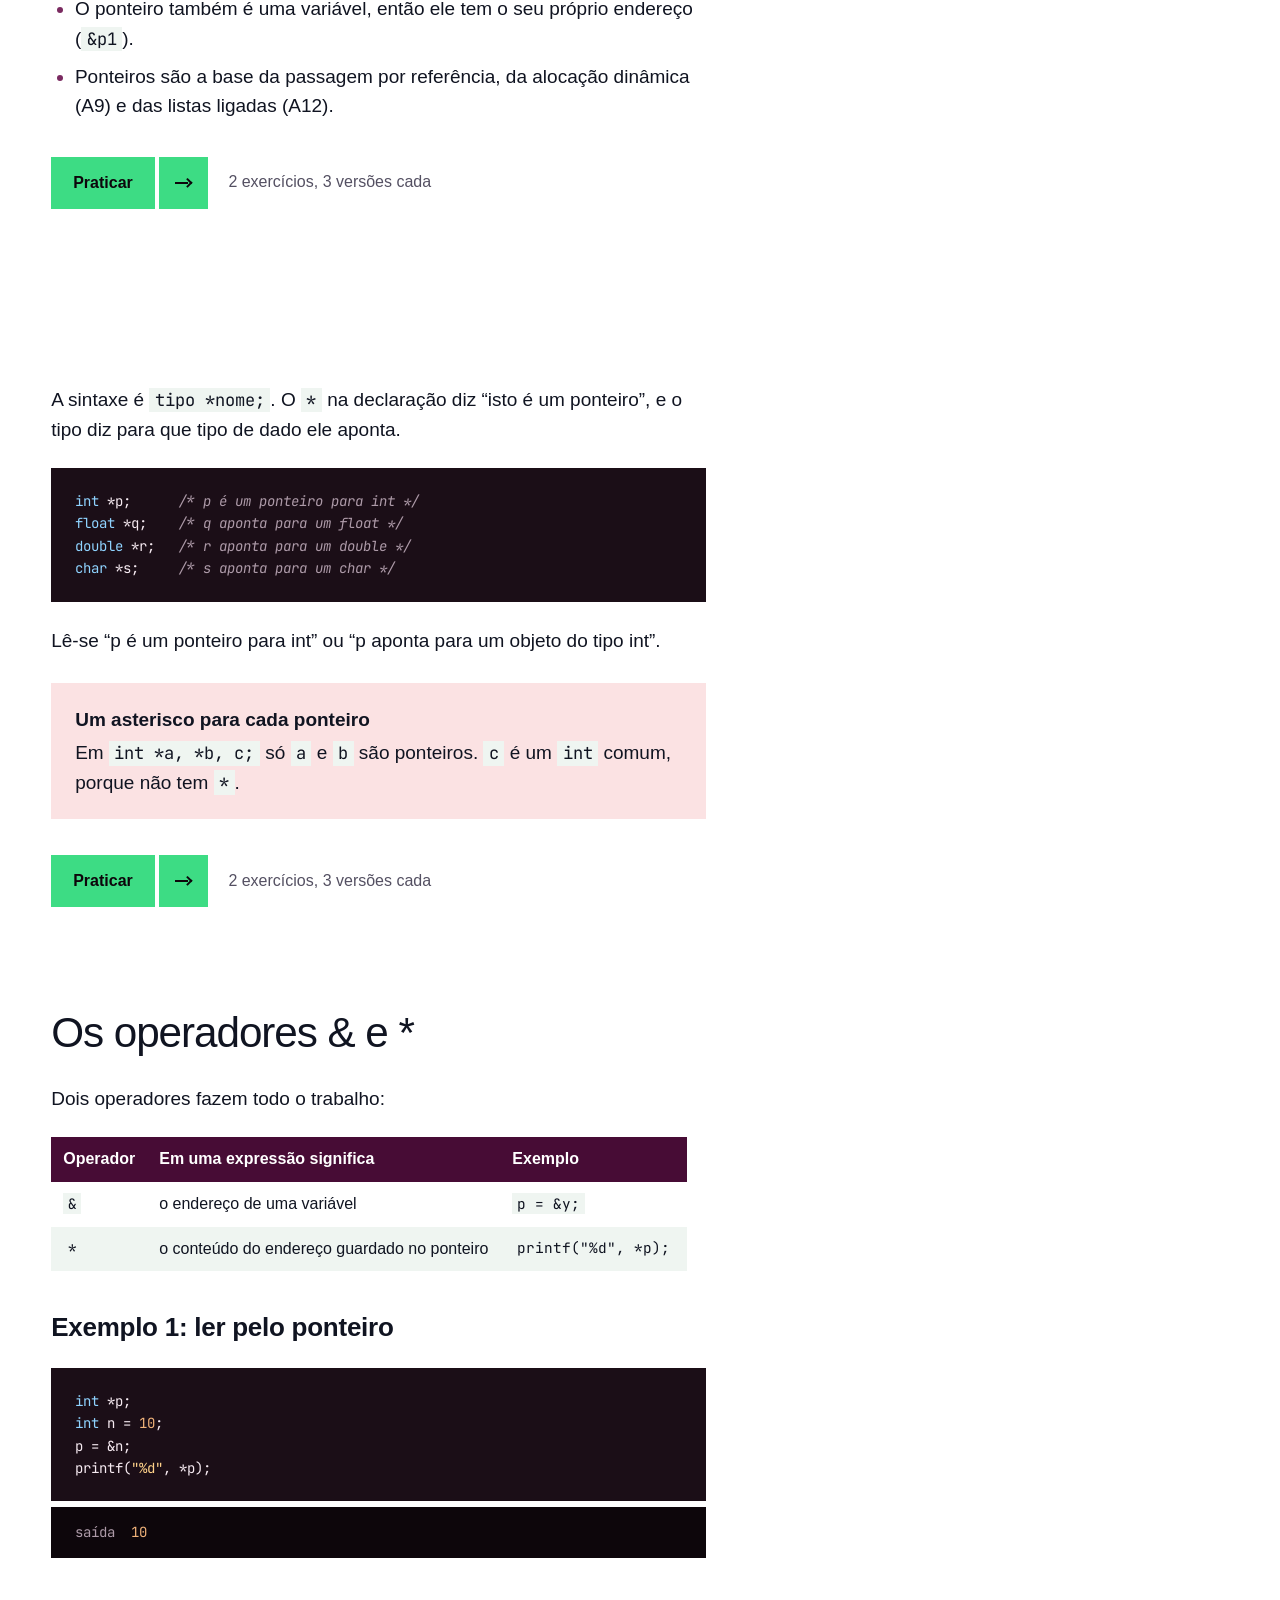
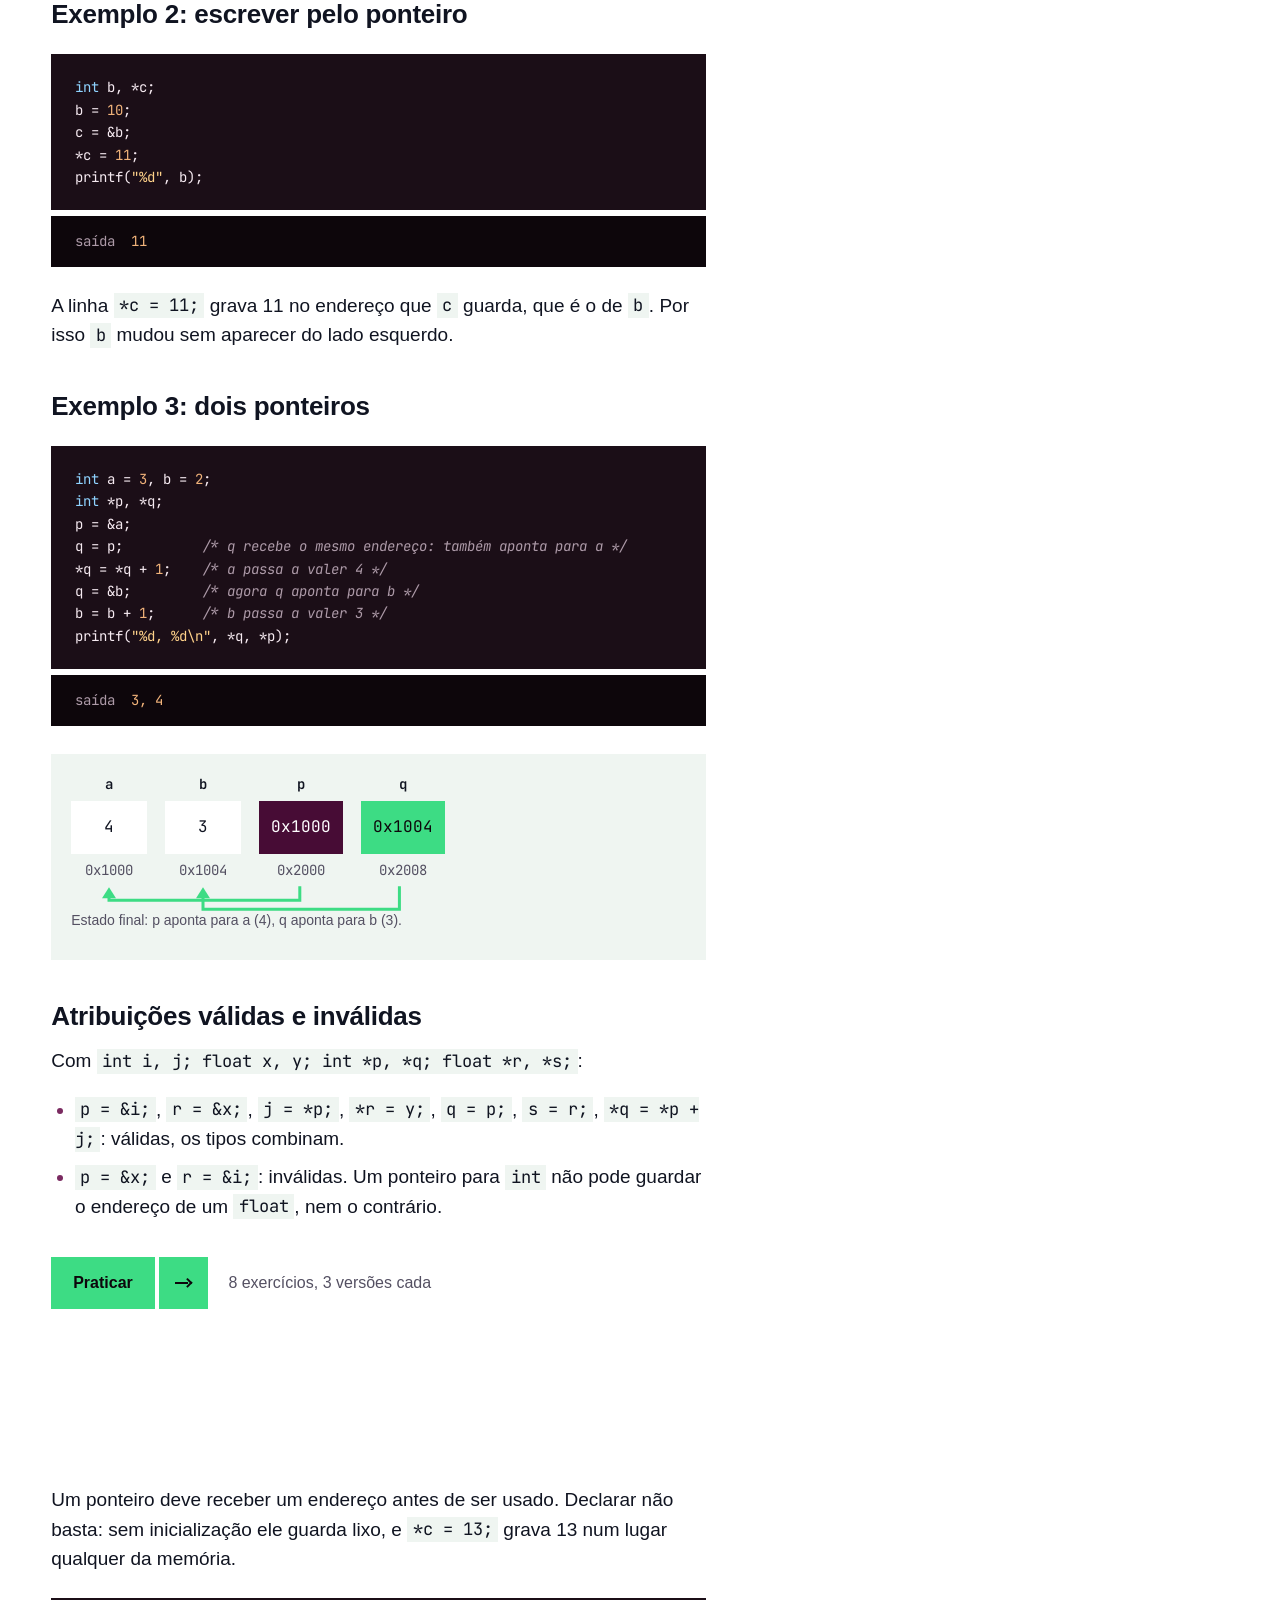
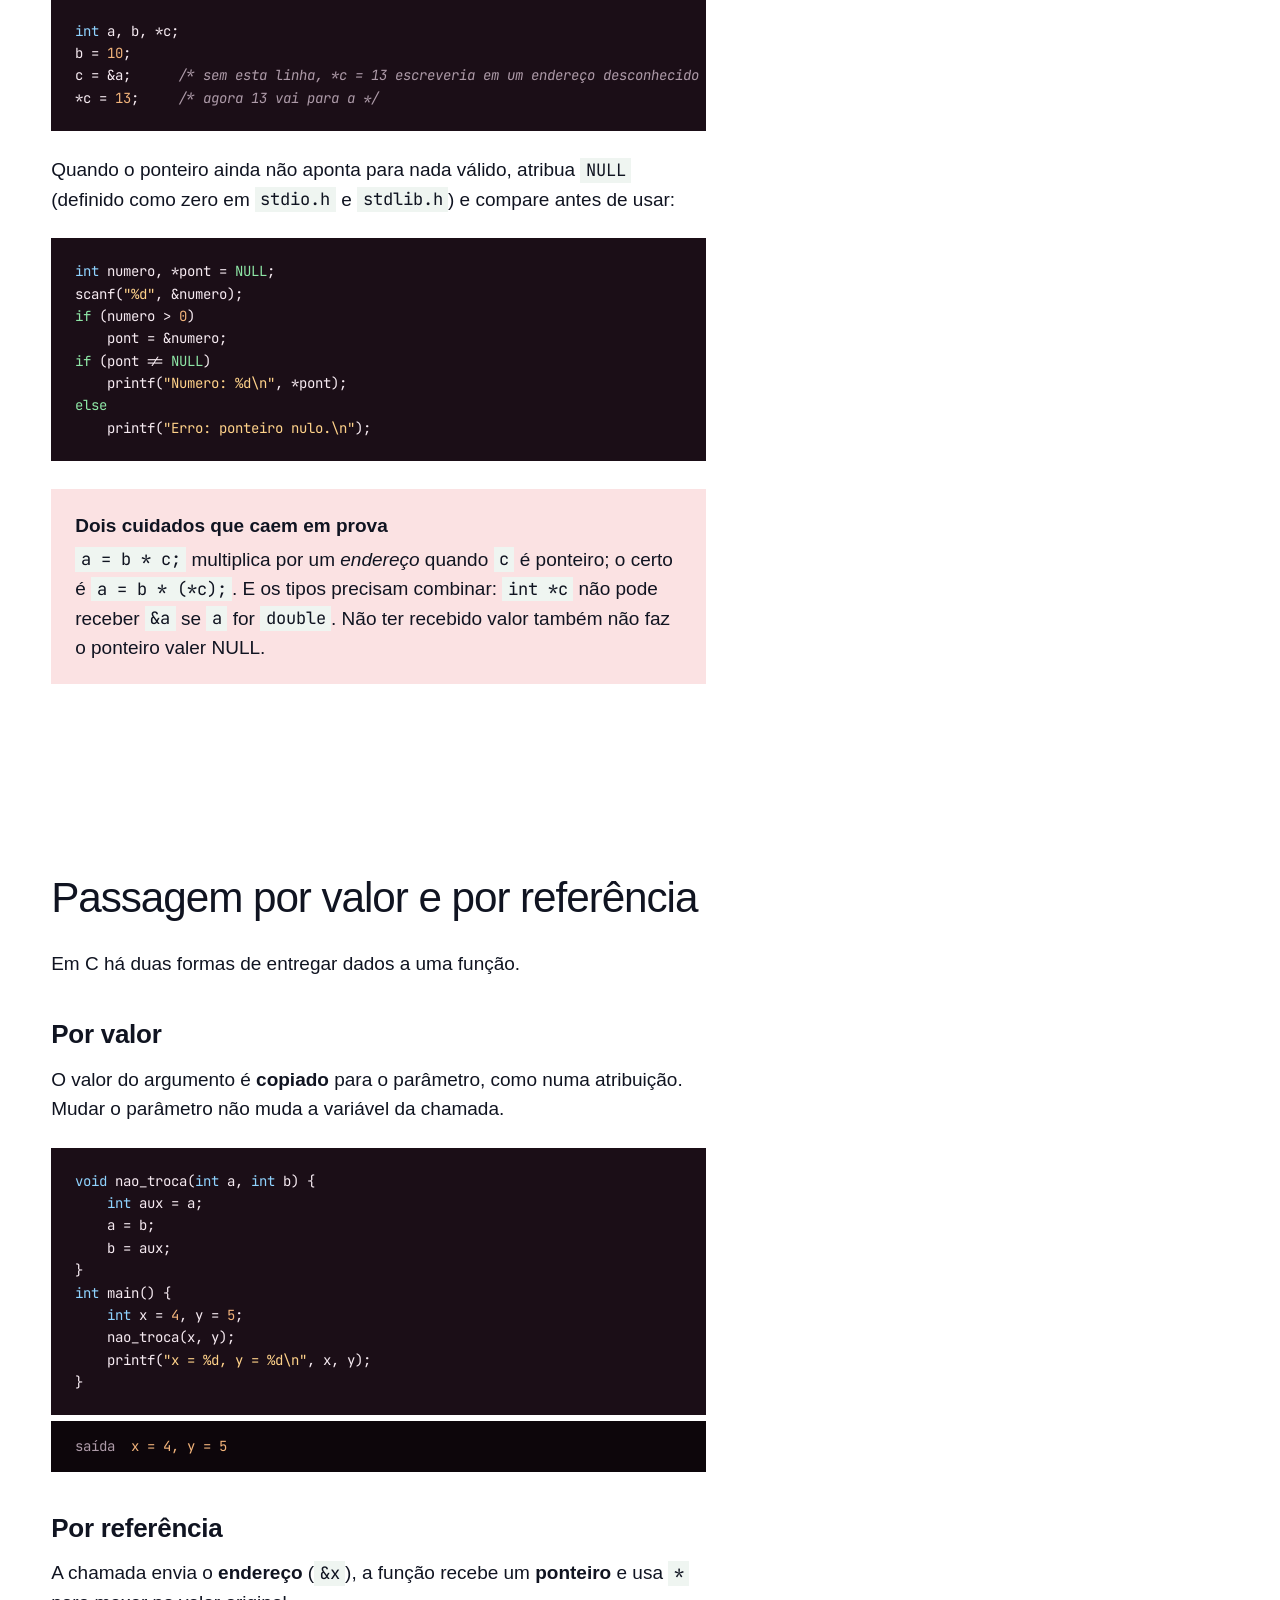
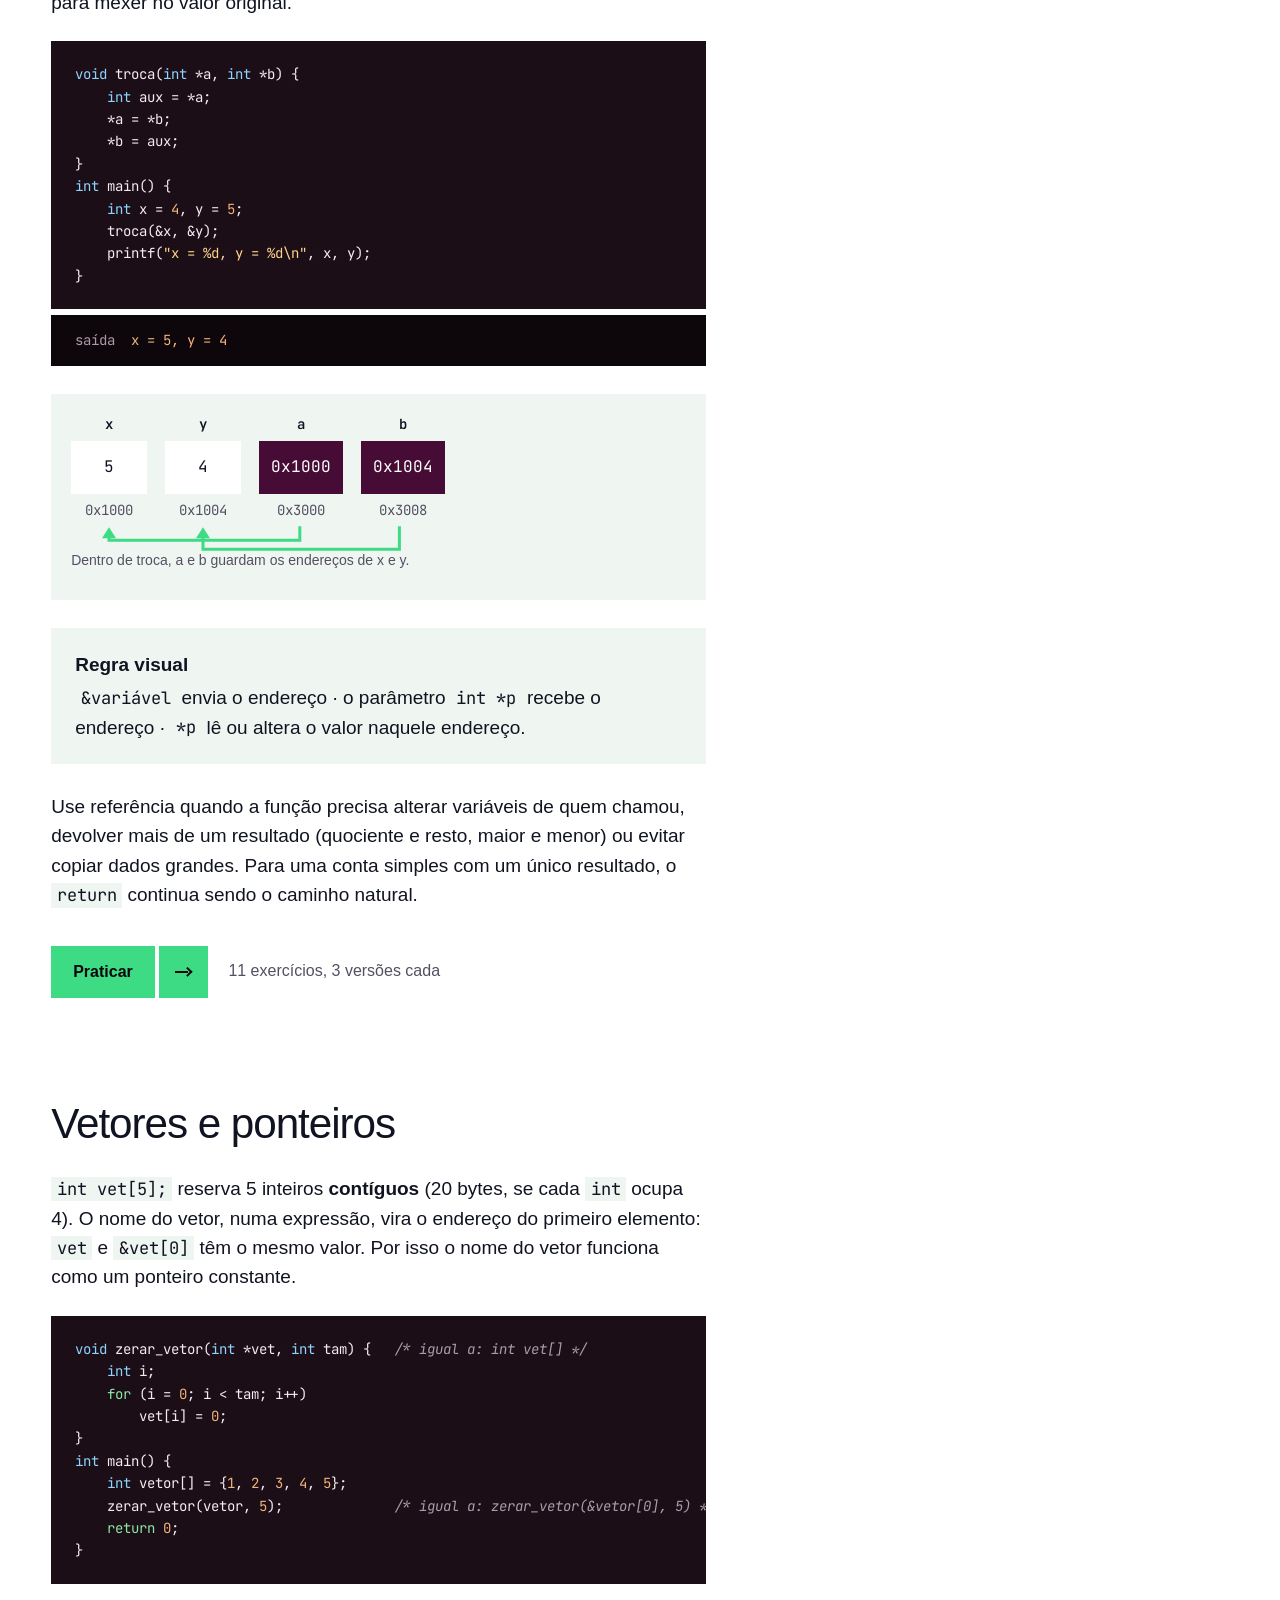
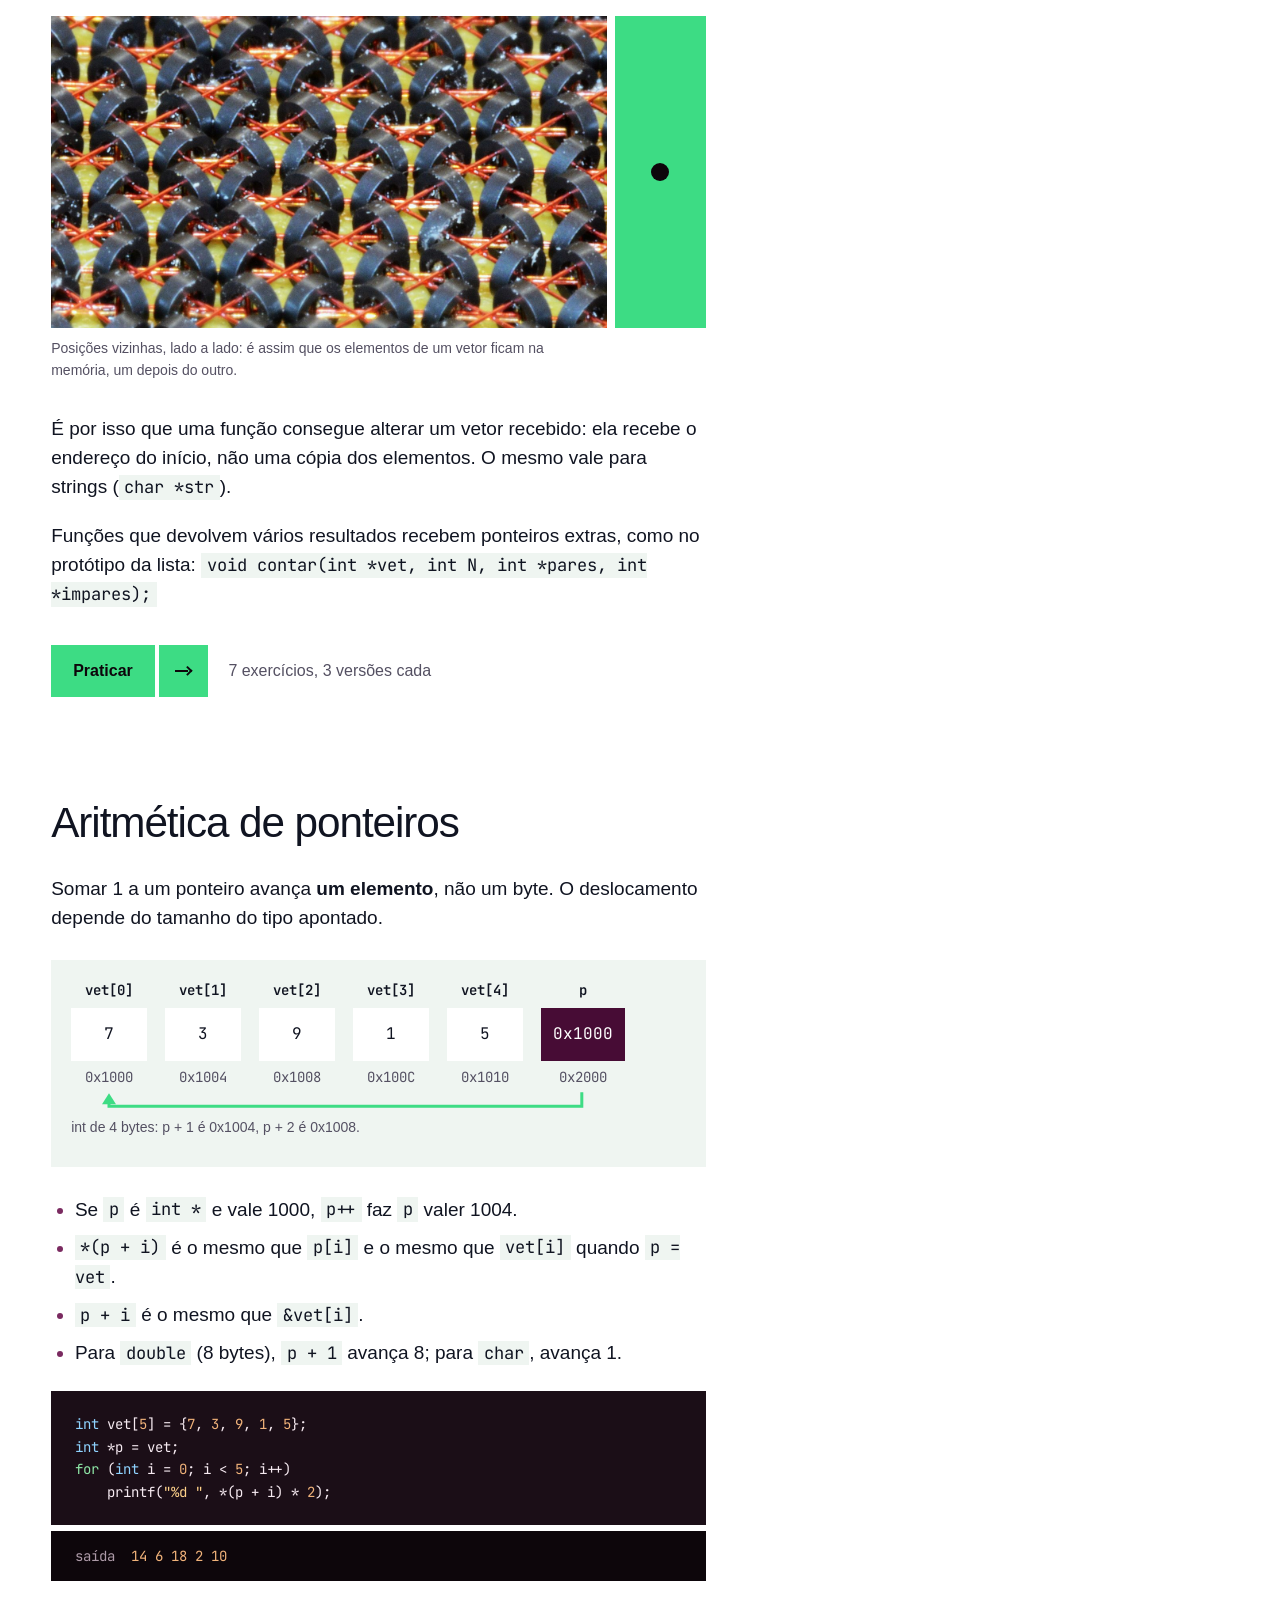
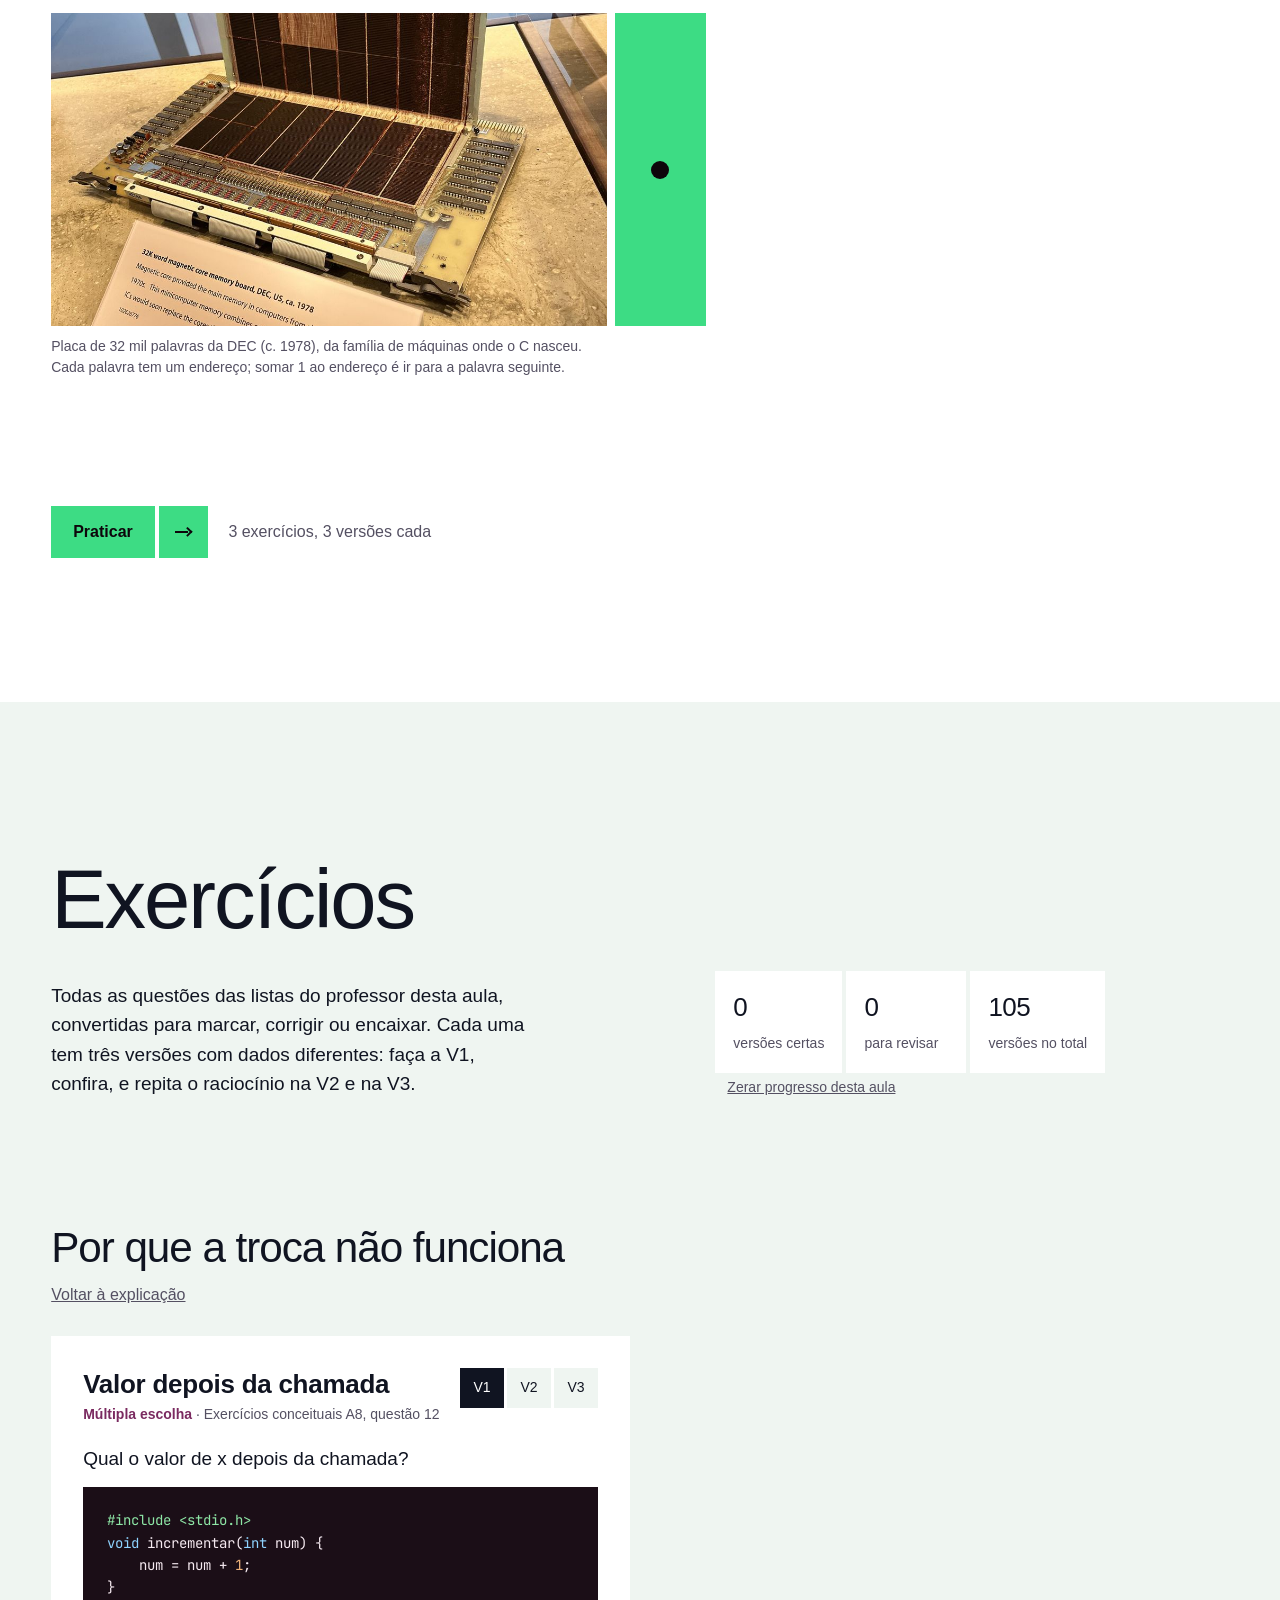
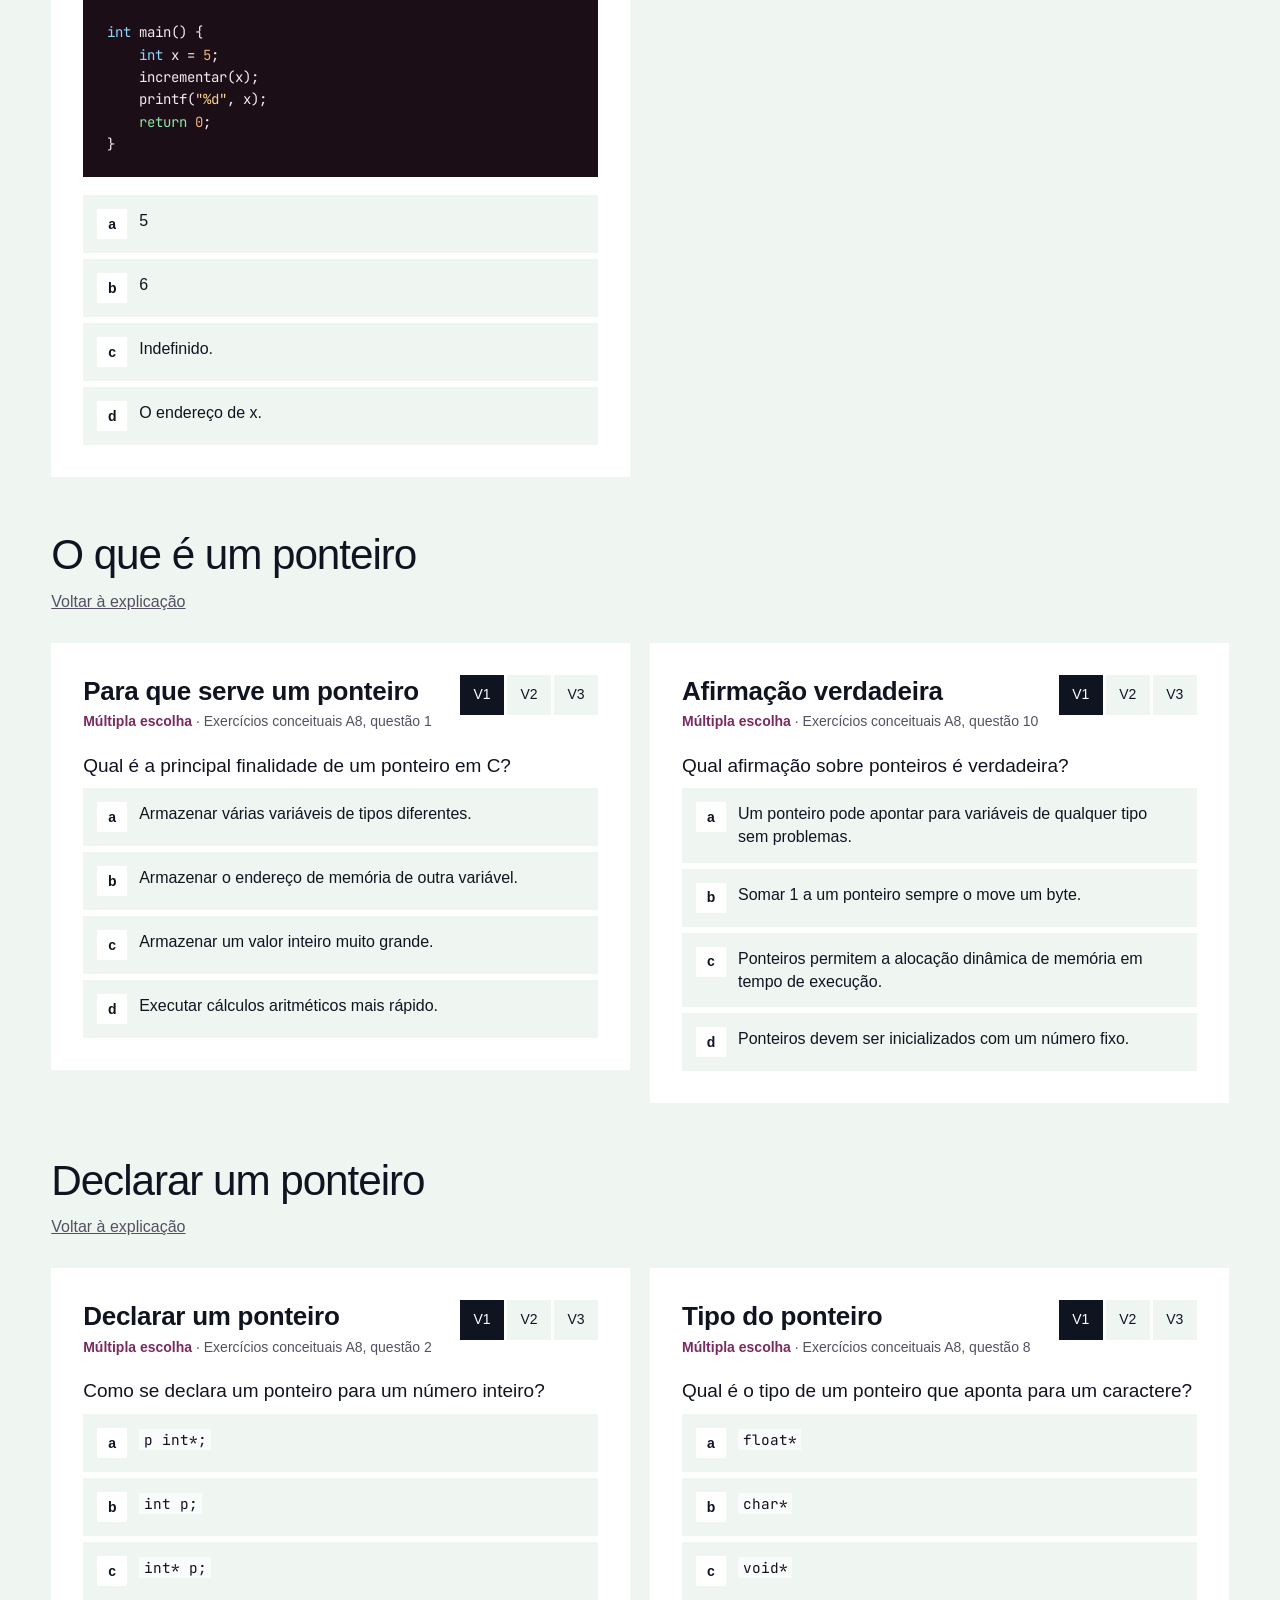
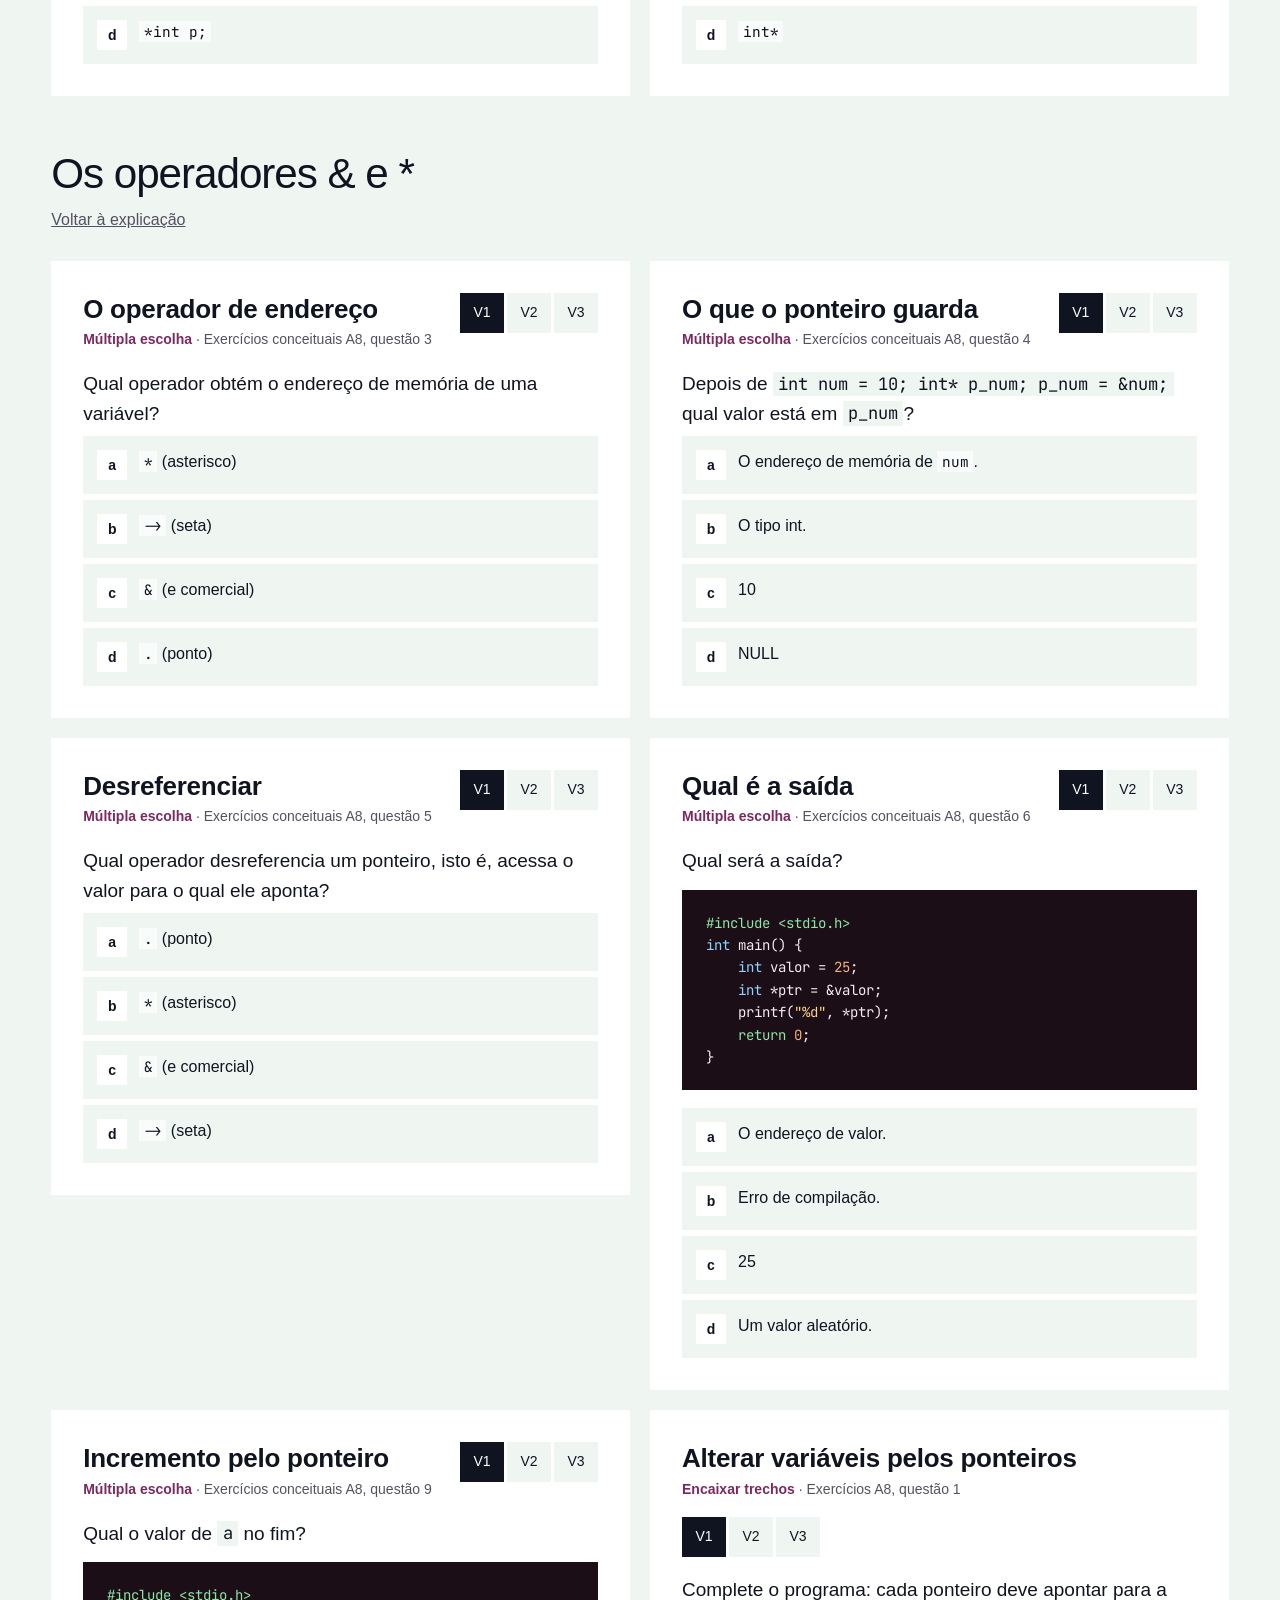
<file: a8.html>
<!doctype html>
<html lang="pt-BR">
<head>
<meta charset="utf-8">
<meta name="viewport" content="width=device-width, initial-scale=1">
<title>A8 · Ponteiros | Algoritmos II</title>
<meta name="description" content="Uma variável guarda um valor; um ponteiro guarda onde esse valor mora. Com isso, uma função consegue mexer nas variáveis de quem a chamou.">
<link rel="preconnect" href="https://api.fontshare.com">
<link rel="preconnect" href="https://fonts.googleapis.com">
<link rel="preconnect" href="https://fonts.gstatic.com" crossorigin>
<link href="https://api.fontshare.com/v2/css?f[]=roundo@400,500,600&display=swap" rel="stylesheet">
<link href="https://fonts.googleapis.com/css2?family=JetBrains+Mono:wght@400;600&display=swap" rel="stylesheet">
<link rel="stylesheet" href="css/site.css">
<link rel="icon" href="data:image/svg+xml,%3Csvg xmlns=%22http://www.w3.org/2000/svg%22 viewBox=%220 0 32 32%22%3E%3Crect x=%222%22 y=%228%22 width=%2218%22 height=%2216%22 fill=%22%233ddc84%22/%3E%3Crect x=%2222%22 y=%228%22 width=%228%22 height=%2216%22 fill=%22%23470c35%22/%3E%3C/svg%3E">
</head>
<body data-aula="a8">
<header class="bar"><div class="wrap"><a class="mark" href="index.html"><i aria-hidden="true"></i>Algoritmos II</a><nav aria-label="Principal"><a href="index.html" class="hide-s">Início</a><a href="index.html#bim1">1º<span class="hide-s"> bimestre</span></a><a href="index.html#bim2" aria-current="page">2º<span class="hide-s"> bimestre</span></a></nav></div></header>
<main>
<header class="hero aula"><div class="wrap"><span class="kicker-num">A8 · 2º bimestre</span><h1 class="rv">Ponteiros</h1><p class="lede rv" style="--i:1">Uma variável guarda um valor; um ponteiro guarda onde esse valor mora. Com isso, uma função consegue mexer nas variáveis de quem a chamou.</p><a class="btn rv" style="--i:2" href="#exercicios"><span>Ir aos exercícios</span><span><i class="arrow"></i></span></a><p class="meta rv" style="--i:3">35 exercícios desta aula, cada um em 3 versões. Material de origem: slides “A8 - Ponteiros”, “Exercícios conceituais A8” (20 questões) e “Exercícios A8” (15 questões).</p></div><div class="giant" aria-hidden="true"><div class="val shutter"><img src="assets/magnetic-core-memory-close-up.jpg" alt="" width="1400" height="933"></div><div class="ptr"></div></div></header>
<div class="wrap aula-body"><nav class="toc" aria-label="Nesta aula"><h2>Nesta aula</h2><ol><li><a href="#t-motivacao">Por que a troca não funciona</a></li><li><a href="#t-conceito">O que é um ponteiro</a></li><li><a href="#t-declaracao">Declarar um ponteiro</a></li><li><a href="#t-operadores">Os operadores &amp; e *</a></li><li><a href="#t-inicializacao">Inicialização e NULL</a></li><li><a href="#t-referencia">Passagem por valor e por referência</a></li><li><a href="#t-vetores">Vetores e ponteiros</a></li><li><a href="#t-aritmetica">Aritmética de ponteiros</a></li></ol><a class="btn small alt" href="#exercicios"><span>Exercícios</span><span><i class="arrow"></i></span></a></nav><article class="texto">
<section id="t-motivacao">
<h2>Por que a troca não funciona</h2>
<p>O desafio da aula: escrever uma função <code>trocar</code> que receba <code>valor1</code> e <code>valor2</code> e troque o conteúdo dos dois. A primeira tentativa costuma ser esta:</p>
<pre><code>void trocar(int x, int y) {
    int temp = x;
    x = y;
    y = temp;
}

int main() {
    int valor1 = 10, valor2 = 20;
    trocar(valor1, valor2);
    printf("%d %d\n", valor1, valor2);
    return 0;
}</code></pre>
<pre class="saida">10 20</pre>
<p>Nada mudou. A função recebeu <strong>cópias</strong>: <code>x</code> e <code>y</code> são variáveis novas, locais de <code>trocar</code>, que nascem com os valores de <code>valor1</code> e <code>valor2</code>. A troca acontece nas cópias e some quando a função termina.</p>
<div class="mem" data-mem="valor1=10@0x1000; valor2=20@0x1004; x=20@0x2000; y=10@0x2004" data-legenda="x e y ficam em outro lugar da memória: trocar não enxerga valor1 nem valor2."></div>
<p>Para a troca chegar na <code>main</code>, a função precisa saber <strong>onde</strong> <code>valor1</code> e <code>valor2</code> estão. Quem guarda esse “onde” é o ponteiro.</p>
<div class="praticar-row"><a class="btn" href="#p-t-motivacao"><span>Praticar</span><span><i class="arrow"></i></span></a><small>1 exercício, 3 versões cada</small></div></section>

<section id="t-conceito">
<h2>O que é um ponteiro</h2>
<p>Toda variável ocupa uma posição da memória RAM, e toda posição tem um <strong>endereço</strong>. Uma variável comum guarda um valor; um ponteiro é uma variável cujo valor é o <strong>endereço de outra variável</strong>.</p>
<figure class="figura"><div class="moldura"><div class="val"><img src="assets/magnetic-core-memory-18x24-bits.jpg" width="1400" height="1261" alt="Placa de memória de núcleo magnético com uma grade de 18 por 24 anéis" loading="lazy"></div><div class="ptr" aria-hidden="true"></div></div><figcaption>Memória de núcleo magnético, 18 × 24 bits. Cada anel guarda um bit e é achado pela linha e pela coluna: um endereço, no sentido mais literal.</figcaption></figure>
<div class="nota"><b>A imagem do professor</b>Uma variável é uma caixa cheia de maçãs. Um ponteiro é um papelzinho com o endereço da caixa (“Rua Principal, 10”). Quem tem o papel pode ir até a caixa original e trocar as maçãs.</div>
<div class="mem" data-mem="a=10@0x1000; b=20@0x1004; c=30@0x1008; p1->a@0x2000; p2->c@0x2008" data-legenda="p1 guarda 0x1000 (aponta para a); p2 guarda 0x1008 (aponta para c)."></div>
<ul>
<li>Um nome de variável referencia um valor <strong>diretamente</strong>; um ponteiro referencia um valor <strong>indiretamente</strong>.</li>
<li>O ponteiro também é uma variável, então ele tem o seu próprio endereço (<code>&amp;p1</code>).</li>
<li>Ponteiros são a base da passagem por referência, da alocação dinâmica (A9) e das listas ligadas (A12).</li>
</ul>
<div class="praticar-row"><a class="btn" href="#p-t-conceito"><span>Praticar</span><span><i class="arrow"></i></span></a><small>2 exercícios, 3 versões cada</small></div></section>

<section id="t-declaracao">
<h2>Declarar um ponteiro</h2>
<p>A sintaxe é <code>tipo *nome;</code>. O <code>*</code> na declaração diz “isto é um ponteiro”, e o tipo diz para que tipo de dado ele aponta.</p>
<pre><code>int *p;      /* p é um ponteiro para int */
float *q;    /* q aponta para um float */
double *r;   /* r aponta para um double */
char *s;     /* s aponta para um char */</code></pre>
<p>Lê-se “p é um ponteiro para int” ou “p aponta para um objeto do tipo int”.</p>
<div class="nota alerta"><b>Um asterisco para cada ponteiro</b>Em <code>int *a, *b, c;</code> só <code>a</code> e <code>b</code> são ponteiros. <code>c</code> é um <code>int</code> comum, porque não tem <code>*</code>.</div>
<div class="praticar-row"><a class="btn" href="#p-t-declaracao"><span>Praticar</span><span><i class="arrow"></i></span></a><small>2 exercícios, 3 versões cada</small></div></section>

<section id="t-operadores">
<h2>Os operadores &amp; e *</h2>
<p>Dois operadores fazem todo o trabalho:</p>
<table class="tabela">
<thead><tr><th>Operador</th><th>Em uma expressão significa</th><th>Exemplo</th></tr></thead>
<tbody>
<tr><td><code>&amp;</code></td><td>o endereço de uma variável</td><td><code>p = &amp;y;</code></td></tr>
<tr><td><code>*</code></td><td>o conteúdo do endereço guardado no ponteiro</td><td><code>printf("%d", *p);</code></td></tr>
</tbody></table>
<h3>Exemplo 1: ler pelo ponteiro</h3>
<pre><code>int *p;
int n = 10;
p = &amp;n;
printf("%d", *p);</code></pre>
<pre class="saida">10</pre>
<h3>Exemplo 2: escrever pelo ponteiro</h3>
<pre><code>int b, *c;
b = 10;
c = &amp;b;
*c = 11;
printf("%d", b);</code></pre>
<pre class="saida">11</pre>
<p>A linha <code>*c = 11;</code> grava 11 no endereço que <code>c</code> guarda, que é o de <code>b</code>. Por isso <code>b</code> mudou sem aparecer do lado esquerdo.</p>
<h3>Exemplo 3: dois ponteiros</h3>
<pre><code>int a = 3, b = 2;
int *p, *q;
p = &amp;a;
q = p;          /* q recebe o mesmo endereço: também aponta para a */
*q = *q + 1;    /* a passa a valer 4 */
q = &amp;b;         /* agora q aponta para b */
b = b + 1;      /* b passa a valer 3 */
printf("%d, %d\n", *q, *p);</code></pre>
<pre class="saida">3, 4</pre>
<div class="mem" data-mem="a=4@0x1000; b=3@0x1004; p->a@0x2000; !q->b@0x2008" data-legenda="Estado final: p aponta para a (4), q aponta para b (3)."></div>
<h3>Atribuições válidas e inválidas</h3>
<p>Com <code>int i, j; float x, y; int *p, *q; float *r, *s;</code>:</p>
<ul>
<li><code>p = &amp;i;</code>, <code>r = &amp;x;</code>, <code>j = *p;</code>, <code>*r = y;</code>, <code>q = p;</code>, <code>s = r;</code>, <code>*q = *p + j;</code>: válidas, os tipos combinam.</li>
<li><code>p = &amp;x;</code> e <code>r = &amp;i;</code>: inválidas. Um ponteiro para <code>int</code> não pode guardar o endereço de um <code>float</code>, nem o contrário.</li>
</ul>
<div class="praticar-row"><a class="btn" href="#p-t-operadores"><span>Praticar</span><span><i class="arrow"></i></span></a><small>8 exercícios, 3 versões cada</small></div></section>

<section id="t-inicializacao">
<h2>Inicialização e NULL</h2>
<p>Um ponteiro deve receber um endereço antes de ser usado. Declarar não basta: sem inicialização ele guarda lixo, e <code>*c = 13;</code> grava 13 num lugar qualquer da memória.</p>
<pre><code>int a, b, *c;
b = 10;
c = &amp;a;      /* sem esta linha, *c = 13 escreveria em um endereço desconhecido */
*c = 13;     /* agora 13 vai para a */</code></pre>
<p>Quando o ponteiro ainda não aponta para nada válido, atribua <code>NULL</code> (definido como zero em <code>stdio.h</code> e <code>stdlib.h</code>) e compare antes de usar:</p>
<pre><code>int numero, *pont = NULL;
scanf("%d", &amp;numero);
if (numero &gt; 0)
    pont = &amp;numero;
if (pont != NULL)
    printf("Numero: %d\n", *pont);
else
    printf("Erro: ponteiro nulo.\n");</code></pre>
<div class="nota alerta"><b>Dois cuidados que caem em prova</b><code>a = b * c;</code> multiplica por um <em>endereço</em> quando <code>c</code> é ponteiro; o certo é <code>a = b * (*c);</code>. E os tipos precisam combinar: <code>int *c</code> não pode receber <code>&amp;a</code> se <code>a</code> for <code>double</code>. Não ter recebido valor também não faz o ponteiro valer NULL.</div>
<div class="praticar-row"><a class="btn" href="#p-t-inicializacao"><span>Praticar</span><span><i class="arrow"></i></span></a><small>1 exercício, 3 versões cada</small></div></section>

<section id="t-referencia">
<h2>Passagem por valor e por referência</h2>
<p>Em C há duas formas de entregar dados a uma função.</p>
<h3>Por valor</h3>
<p>O valor do argumento é <strong>copiado</strong> para o parâmetro, como numa atribuição. Mudar o parâmetro não muda a variável da chamada.</p>
<pre><code>void nao_troca(int a, int b) {
    int aux = a;
    a = b;
    b = aux;
}
int main() {
    int x = 4, y = 5;
    nao_troca(x, y);
    printf("x = %d, y = %d\n", x, y);
}</code></pre>
<pre class="saida">x = 4, y = 5</pre>
<h3>Por referência</h3>
<p>A chamada envia o <strong>endereço</strong> (<code>&amp;x</code>), a função recebe um <strong>ponteiro</strong> e usa <code>*</code> para mexer no valor original.</p>
<pre><code>void troca(int *a, int *b) {
    int aux = *a;
    *a = *b;
    *b = aux;
}
int main() {
    int x = 4, y = 5;
    troca(&amp;x, &amp;y);
    printf("x = %d, y = %d\n", x, y);
}</code></pre>
<pre class="saida">x = 5, y = 4</pre>
<div class="mem" data-mem="x=5@0x1000; y=4@0x1004; a->x@0x3000; b->y@0x3008" data-legenda="Dentro de troca, a e b guardam os endereços de x e y."></div>
<div class="nota"><b>Regra visual</b><code>&amp;variável</code> envia o endereço · o parâmetro <code>int *p</code> recebe o endereço · <code>*p</code> lê ou altera o valor naquele endereço.</div>
<p>Use referência quando a função precisa alterar variáveis de quem chamou, devolver mais de um resultado (quociente e resto, maior e menor) ou evitar copiar dados grandes. Para uma conta simples com um único resultado, o <code>return</code> continua sendo o caminho natural.</p>
<div class="praticar-row"><a class="btn" href="#p-t-referencia"><span>Praticar</span><span><i class="arrow"></i></span></a><small>11 exercícios, 3 versões cada</small></div></section>

<section id="t-vetores">
<h2>Vetores e ponteiros</h2>
<p><code>int vet[5];</code> reserva 5 inteiros <strong>contíguos</strong> (20 bytes, se cada <code>int</code> ocupa 4). O nome do vetor, numa expressão, vira o endereço do primeiro elemento: <code>vet</code> e <code>&amp;vet[0]</code> têm o mesmo valor. Por isso o nome do vetor funciona como um ponteiro constante.</p>
<pre><code>void zerar_vetor(int *vet, int tam) {   /* igual a: int vet[] */
    int i;
    for (i = 0; i &lt; tam; i++)
        vet[i] = 0;
}
int main() {
    int vetor[] = {1, 2, 3, 4, 5};
    zerar_vetor(vetor, 5);              /* igual a: zerar_vetor(&amp;vetor[0], 5) */
    return 0;
}</code></pre>
<figure class="figura"><div class="moldura"><div class="val"><img src="assets/magnetic-core-memory-at-angle.jpg" width="1400" height="814" alt="Memória de núcleo magnético vista em ângulo, com os anéis enfileirados" loading="lazy"></div><div class="ptr" aria-hidden="true"></div></div><figcaption>Posições vizinhas, lado a lado: é assim que os elementos de um vetor ficam na memória, um depois do outro.</figcaption></figure>
<p>É por isso que uma função consegue alterar um vetor recebido: ela recebe o endereço do início, não uma cópia dos elementos. O mesmo vale para strings (<code>char *str</code>).</p>
<p>Funções que devolvem vários resultados recebem ponteiros extras, como no protótipo da lista: <code>void contar(int *vet, int N, int *pares, int *impares);</code></p>
<div class="praticar-row"><a class="btn" href="#p-t-vetores"><span>Praticar</span><span><i class="arrow"></i></span></a><small>7 exercícios, 3 versões cada</small></div></section>

<section id="t-aritmetica">
<h2>Aritmética de ponteiros</h2>
<p>Somar 1 a um ponteiro avança <strong>um elemento</strong>, não um byte. O deslocamento depende do tamanho do tipo apontado.</p>
<div class="mem" data-mem="vet[0]=7@0x1000; vet[1]=3@0x1004; vet[2]=9@0x1008; vet[3]=1@0x100C; vet[4]=5@0x1010; p->vet[0]@0x2000" data-legenda="int de 4 bytes: p + 1 é 0x1004, p + 2 é 0x1008."></div>
<ul>
<li>Se <code>p</code> é <code>int *</code> e vale 1000, <code>p++</code> faz <code>p</code> valer 1004.</li>
<li><code>*(p + i)</code> é o mesmo que <code>p[i]</code> e o mesmo que <code>vet[i]</code> quando <code>p = vet</code>.</li>
<li><code>p + i</code> é o mesmo que <code>&amp;vet[i]</code>.</li>
<li>Para <code>double</code> (8 bytes), <code>p + 1</code> avança 8; para <code>char</code>, avança 1.</li>
</ul>
<pre><code>int vet[5] = {7, 3, 9, 1, 5};
int *p = vet;
for (int i = 0; i &lt; 5; i++)
    printf("%d ", *(p + i) * 2);</code></pre>
<pre class="saida">14 6 18 2 10</pre>
<figure class="figura"><div class="moldura"><div class="val"><img src="assets/32k-word-magnetic-core-memory-board-dec.jpg" width="1050" height="1400" alt="Placa de memória de 32 mil palavras da DEC, por volta de 1978" loading="lazy"></div><div class="ptr" aria-hidden="true"></div></div><figcaption>Placa de 32 mil palavras da DEC (c. 1978), da família de máquinas onde o C nasceu. Cada palavra tem um endereço; somar 1 ao endereço é ir para a palavra seguinte.</figcaption></figure>
<p>Endereços impressos com <code>%p</code> mudam de computador para computador e a cada execução; o que não muda é a distância entre eles.</p>
<div class="praticar-row"><a class="btn" href="#p-t-aritmetica"><span>Praticar</span><span><i class="arrow"></i></span></a><small>3 exercícios, 3 versões cada</small></div></section>
</article></div>
<section class="exercicios" id="exercicios"><div class="wrap"><h2>Exercícios</h2><div class="ex-intro"><p>Todas as questões das listas do professor desta aula, convertidas para marcar, corrigir ou encaixar. Cada uma tem três versões com dados diferentes: faça a V1, confira, e repita o raciocínio na V2 e na V3.</p><div class="placar" aria-live="polite"><div><b data-k="ok">0</b><span>versões certas</span></div><div><b data-k="err">0</b><span>para revisar</span></div><div><b data-k="tot">0</b><span>versões no total</span></div><button type="button" class="zerar">Zerar progresso desta aula</button></div></div><div class="ex-group" id="p-t-motivacao" data-topic="t-motivacao"><h3>Por que a troca não funciona</h3><a class="back" href="#t-motivacao">Voltar à explicação</a><div class="ex-list"></div></div><div class="ex-group" id="p-t-conceito" data-topic="t-conceito"><h3>O que é um ponteiro</h3><a class="back" href="#t-conceito">Voltar à explicação</a><div class="ex-list"></div></div><div class="ex-group" id="p-t-declaracao" data-topic="t-declaracao"><h3>Declarar um ponteiro</h3><a class="back" href="#t-declaracao">Voltar à explicação</a><div class="ex-list"></div></div><div class="ex-group" id="p-t-operadores" data-topic="t-operadores"><h3>Os operadores &amp; e *</h3><a class="back" href="#t-operadores">Voltar à explicação</a><div class="ex-list"></div></div><div class="ex-group" id="p-t-inicializacao" data-topic="t-inicializacao"><h3>Inicialização e NULL</h3><a class="back" href="#t-inicializacao">Voltar à explicação</a><div class="ex-list"></div></div><div class="ex-group" id="p-t-referencia" data-topic="t-referencia"><h3>Passagem por valor e por referência</h3><a class="back" href="#t-referencia">Voltar à explicação</a><div class="ex-list"></div></div><div class="ex-group" id="p-t-vetores" data-topic="t-vetores"><h3>Vetores e ponteiros</h3><a class="back" href="#t-vetores">Voltar à explicação</a><div class="ex-list"></div></div><div class="ex-group" id="p-t-aritmetica" data-topic="t-aritmetica"><h3>Aritmética de ponteiros</h3><a class="back" href="#t-aritmetica">Voltar à explicação</a><div class="ex-list"></div></div><nav class="vizinhas" aria-label="Outras aulas"><a href="a5.html"><span>Aula anterior</span><b>A5 · Structs</b></a><a class="prox" href="a9.html"><span>Próxima aula</span><b>A9 · Alocação dinâmica</b></a></nav></div></section>
</main>
<footer class="foot"><div class="wrap"><div class="blocks" aria-hidden="true"><span>A</span><span>L</span><span>G</span><span class="sp"></span><span>I</span><span>I</span></div><div class="cols"><div><h2>1º bimestre</h2><ul><li><a href="a1.html">A1 · Funções</a></li><li><a href="a2.html">A2 · Funções e vetores</a></li><li><a href="a3.html">A3 · Ordenação</a></li><li><a href="a4.html">A4 · Busca</a></li><li><a href="a5.html">A5 · Structs</a></li></ul></div><div><h2>2º bimestre</h2><ul><li><a href="a8.html">A8 · Ponteiros</a></li><li><a href="a9.html">A9 · Alocação dinâmica</a></li><li><a href="a10.html">A10 · Ponteiros para structs</a></li><li><a href="a11.html">A11 · Funções que retornam ponteiro</a></li><li><a href="a12.html">A12 · Listas simplesmente ligadas</a></li></ul></div><div><h2>Como usar</h2><ul><li>Leia a explicação</li><li>Clique em Praticar</li><li>Faça as três versões</li></ul></div><div><h2>Disciplina</h2><ul><li>Algoritmos II</li><li>Sistemas de Informação, UFMT</li><li>Prof. Dr. Luã Marcelo Muriana</li></ul></div></div><p class="credits">Fotos: <a href="https://commons.wikimedia.org/w/index.php?curid=39746473">“Magnetic-core memory, 18x24 bits”</a>, <a href="https://commons.wikimedia.org/w/index.php?curid=39746489">“Magnetic-core memory close-up”</a> e <a href="https://commons.wikimedia.org/w/index.php?curid=39772980">“Magnetic-core memory, at angle”</a>, de Bubba73 (Jud McCranie), <a href="https://creativecommons.org/licenses/by-sa/4.0/">CC BY-SA 4.0</a>; <a href="https://commons.wikimedia.org/w/index.php?curid=142438693">“32K word magnetic core memory board, DEC, US, ca. 1978”</a>, de Ходус Владимир, <a href="https://creativecommons.org/licenses/by-sa/4.0/">CC BY-SA 4.0</a>; <a href="https://commons.wikimedia.org/w/index.php?curid=4656367">“Pdp-11-70-panel”</a>, de Retro-Computing Society of Rhode Island, <a href="https://creativecommons.org/licenses/by-sa/3.0/">CC BY-SA 3.0</a>; <a href="https://commons.wikimedia.org/w/index.php?curid=3299932">“PDP-11 (459312210)”</a>, de Ross Berteig, <a href="https://creativecommons.org/licenses/by/2.0/">CC BY 2.0</a>; todas via Wikimedia Commons. Conteúdo baseado nos slides e listas do Prof. Dr. Luã Marcelo Muriana (Algoritmos II, SI, 2026/2).</p></div></footer>
<script src="js/site.js"></script>
<script src="data/a8.js"></script>
<script src="js/quiz.js"></script>
</body>
</html>
</file>
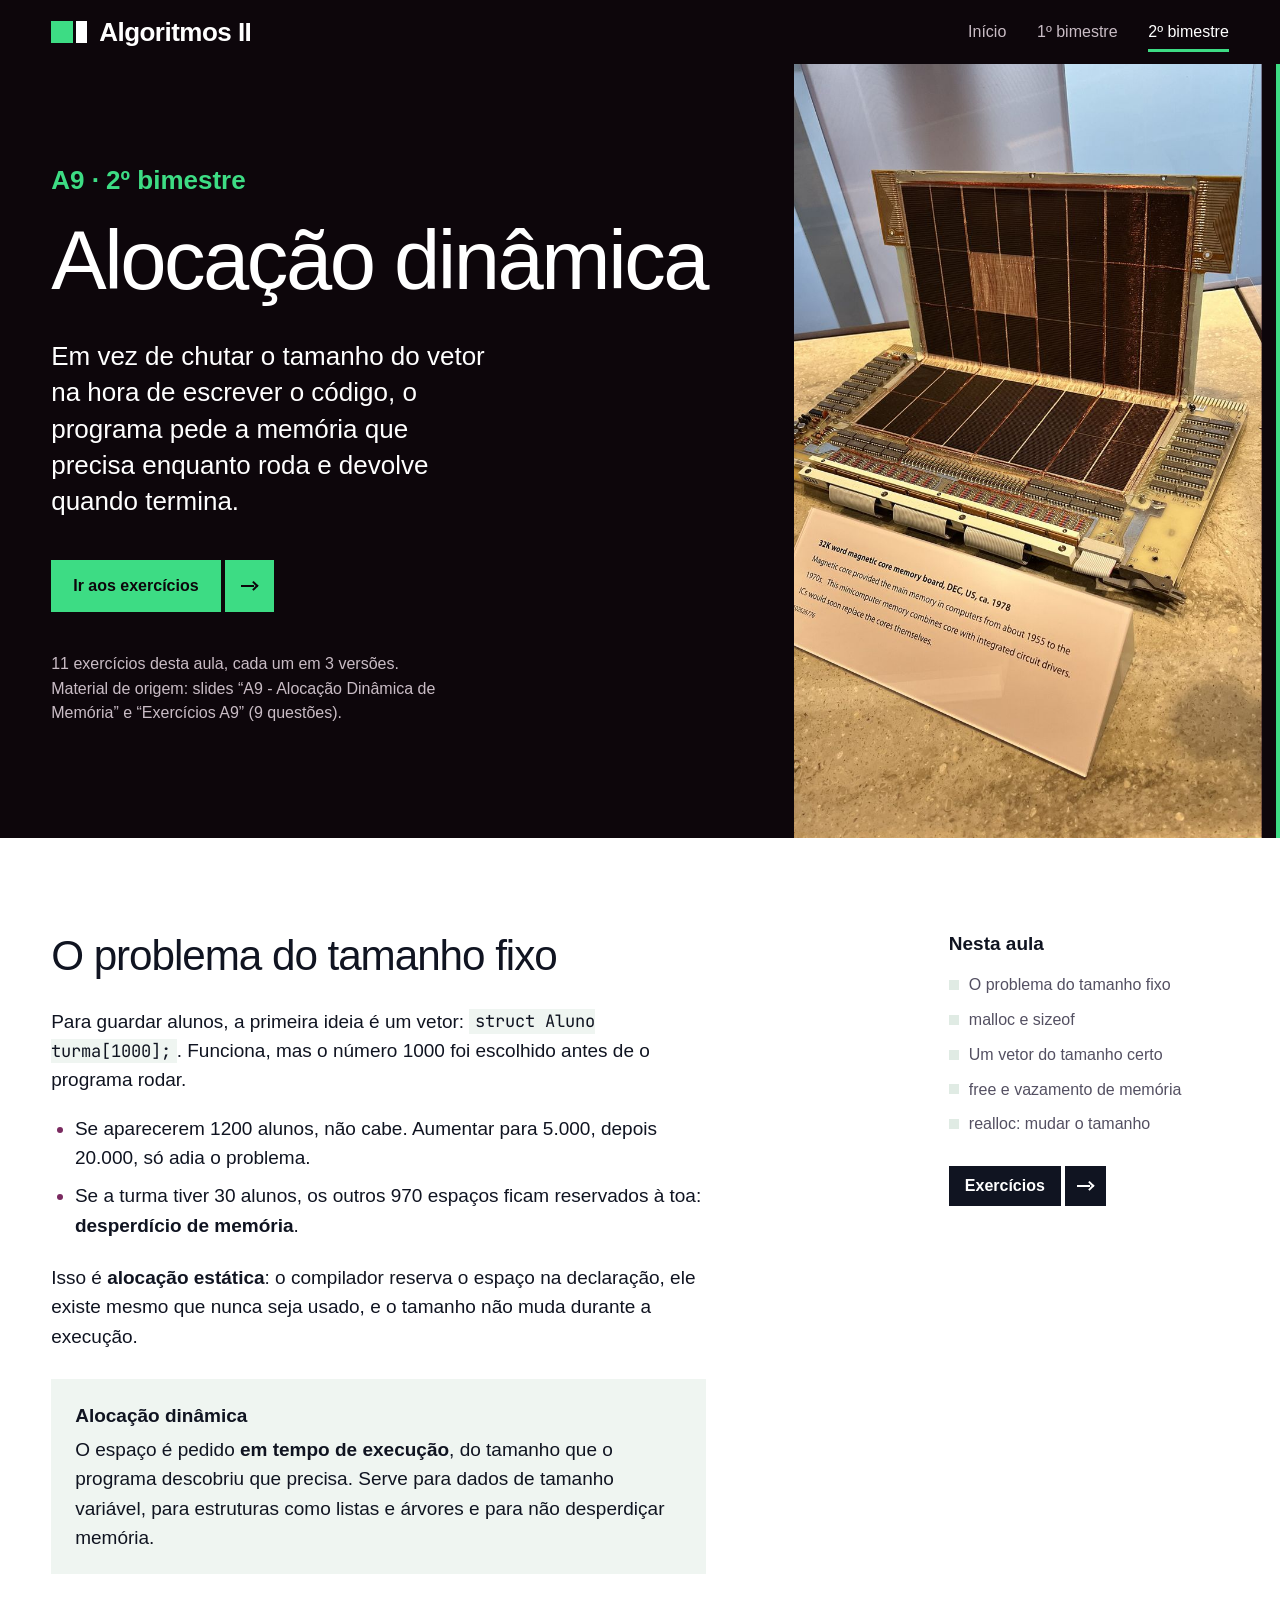
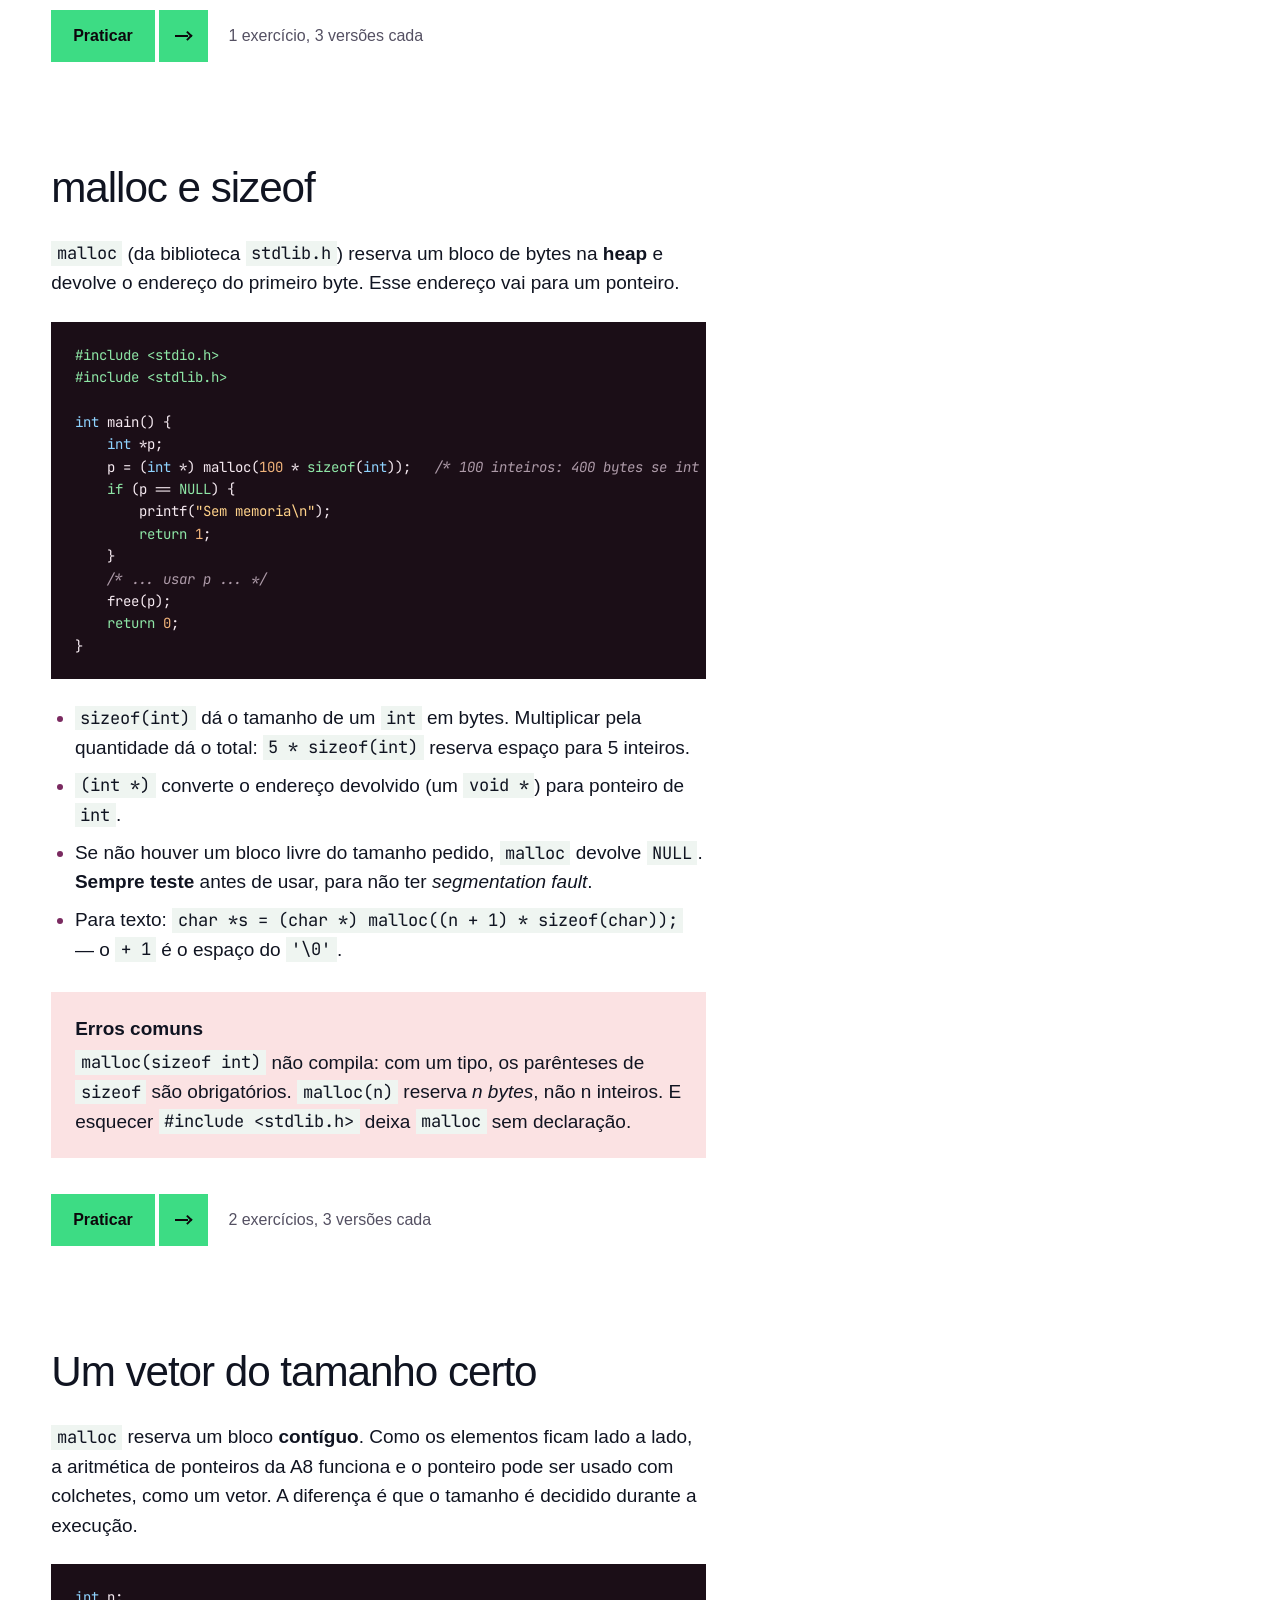
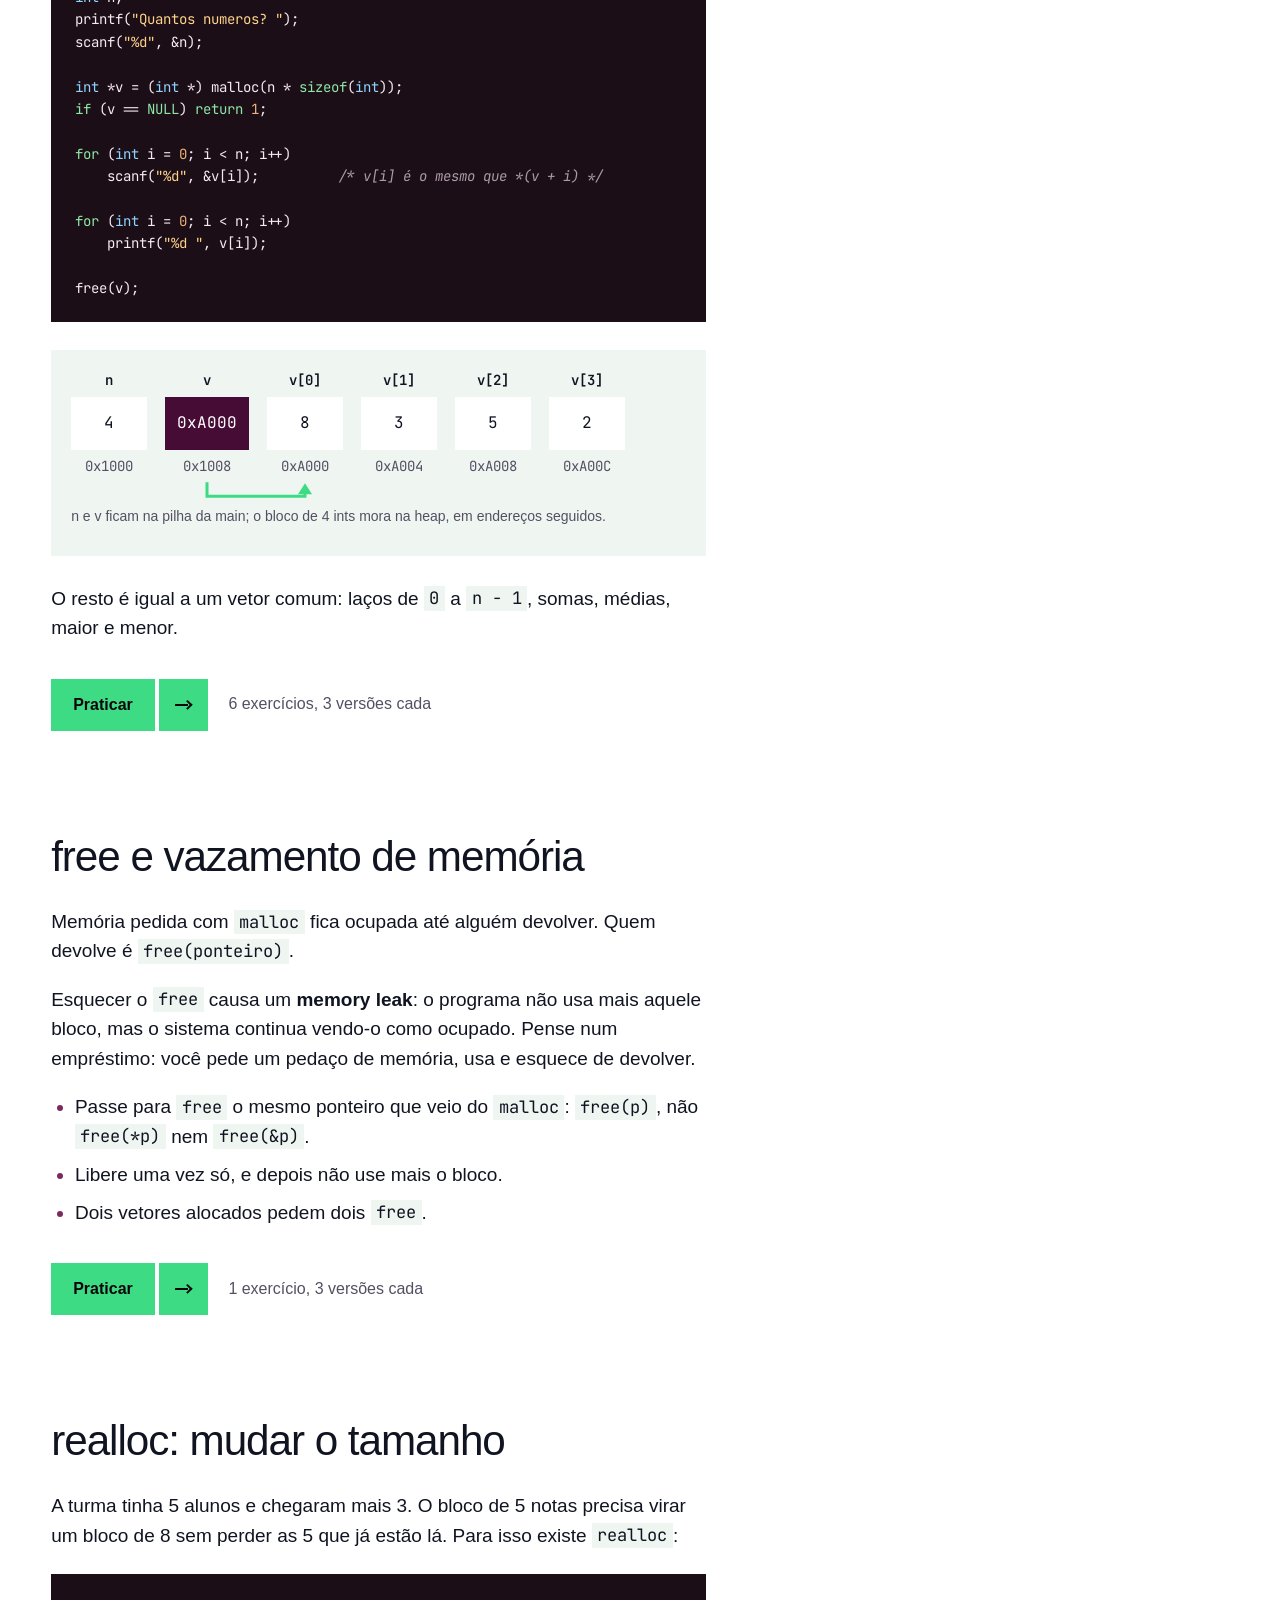
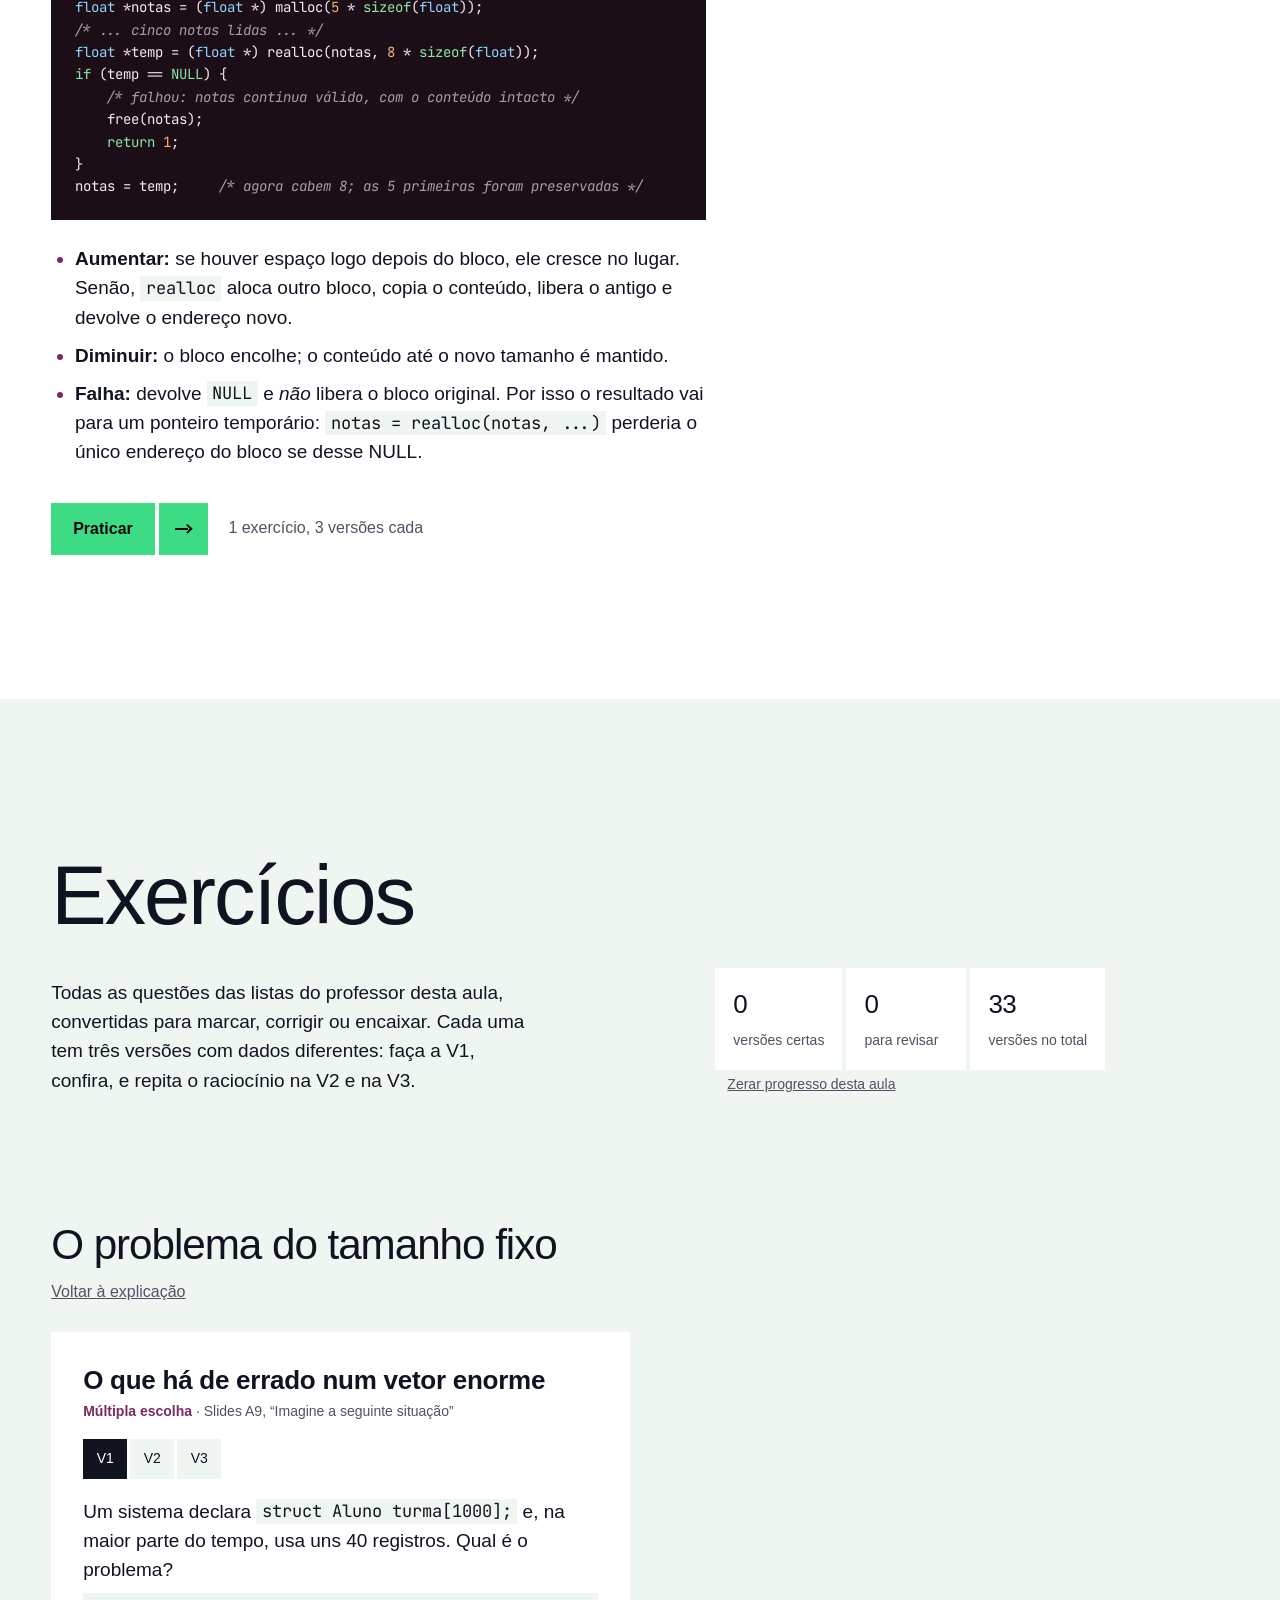
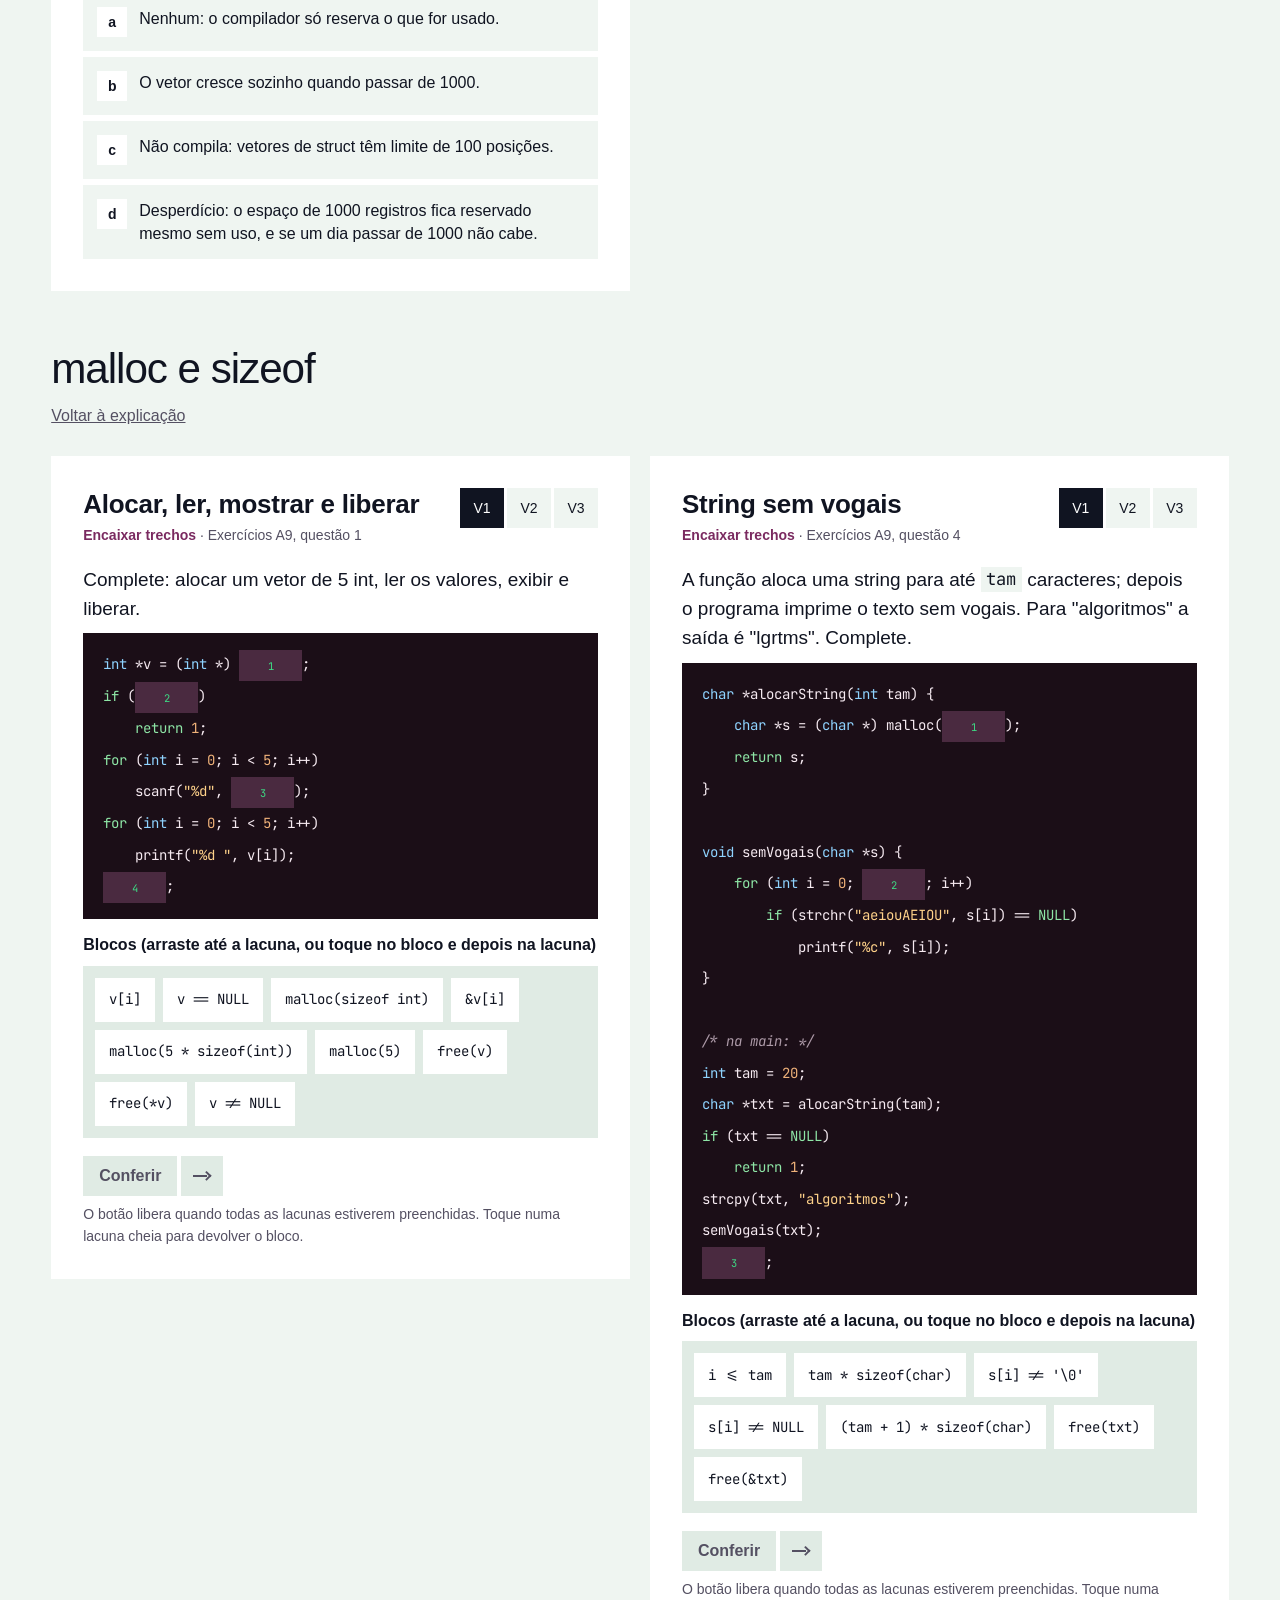
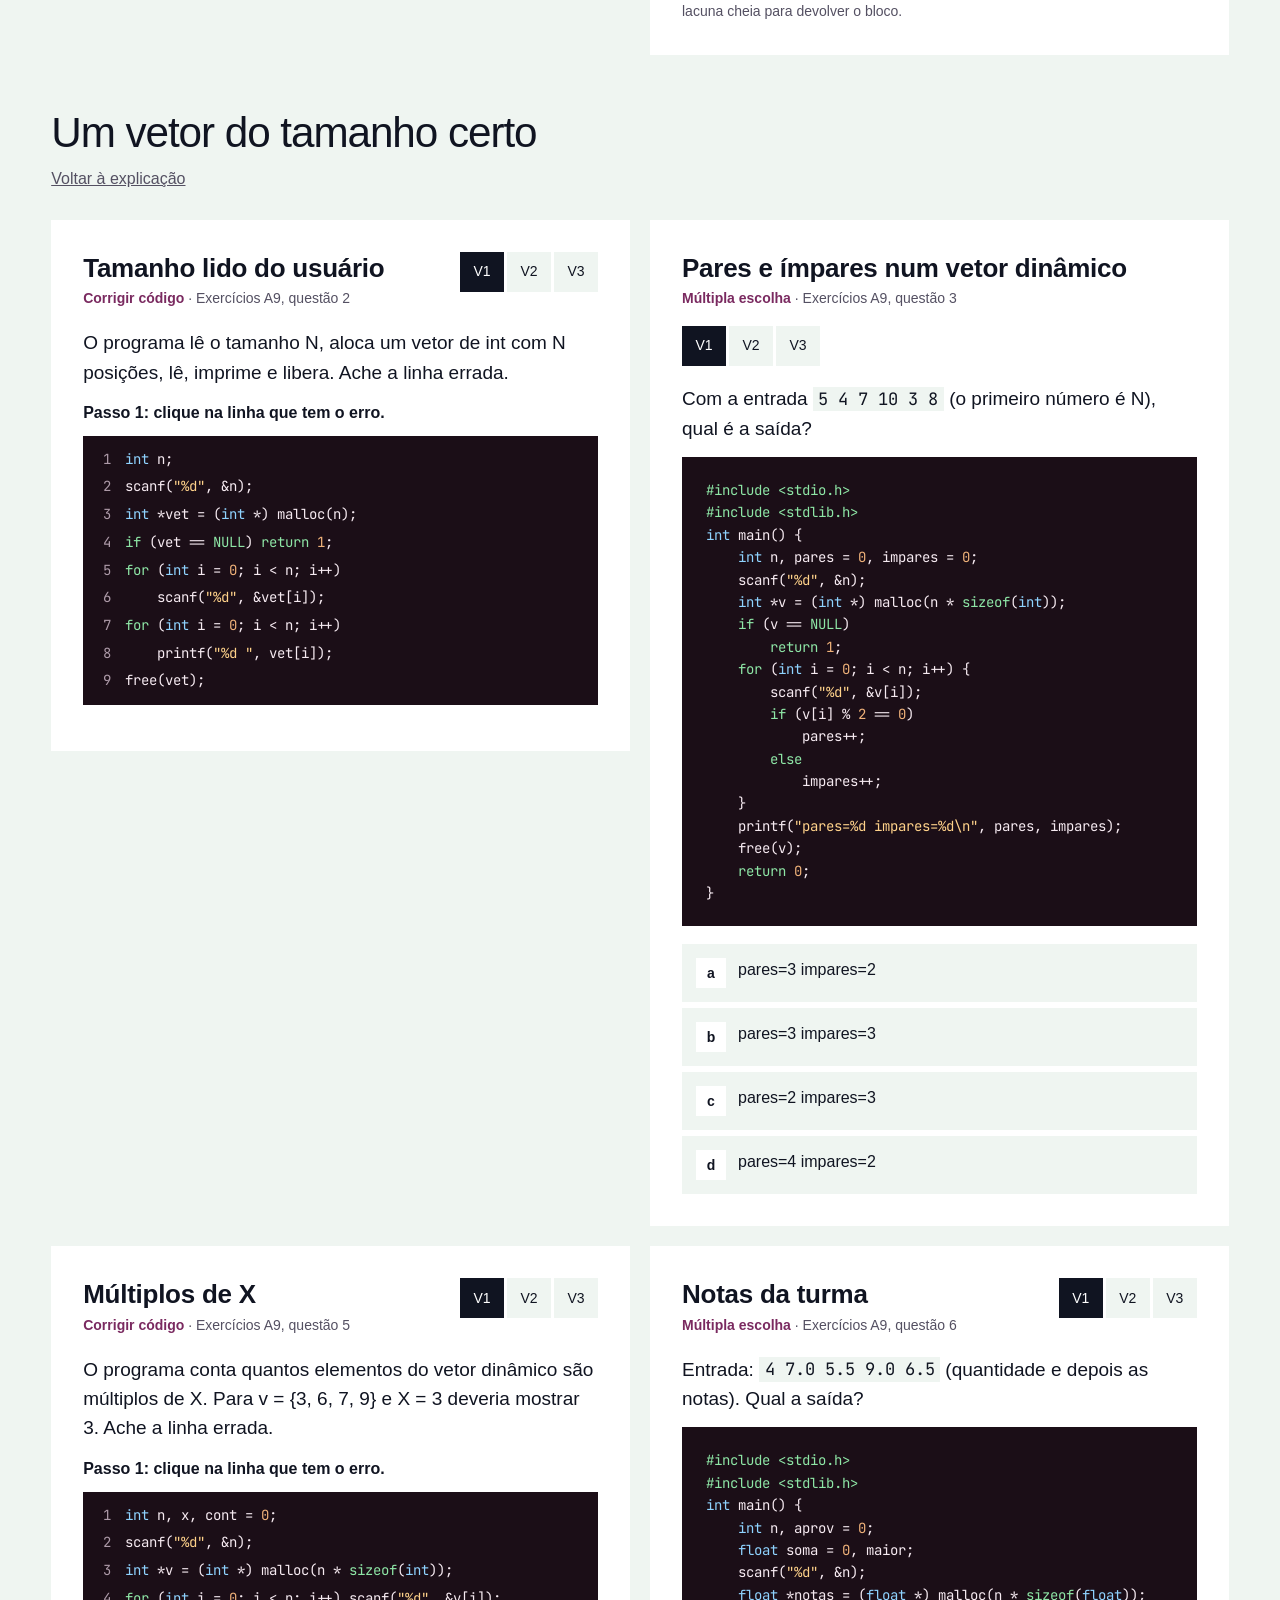
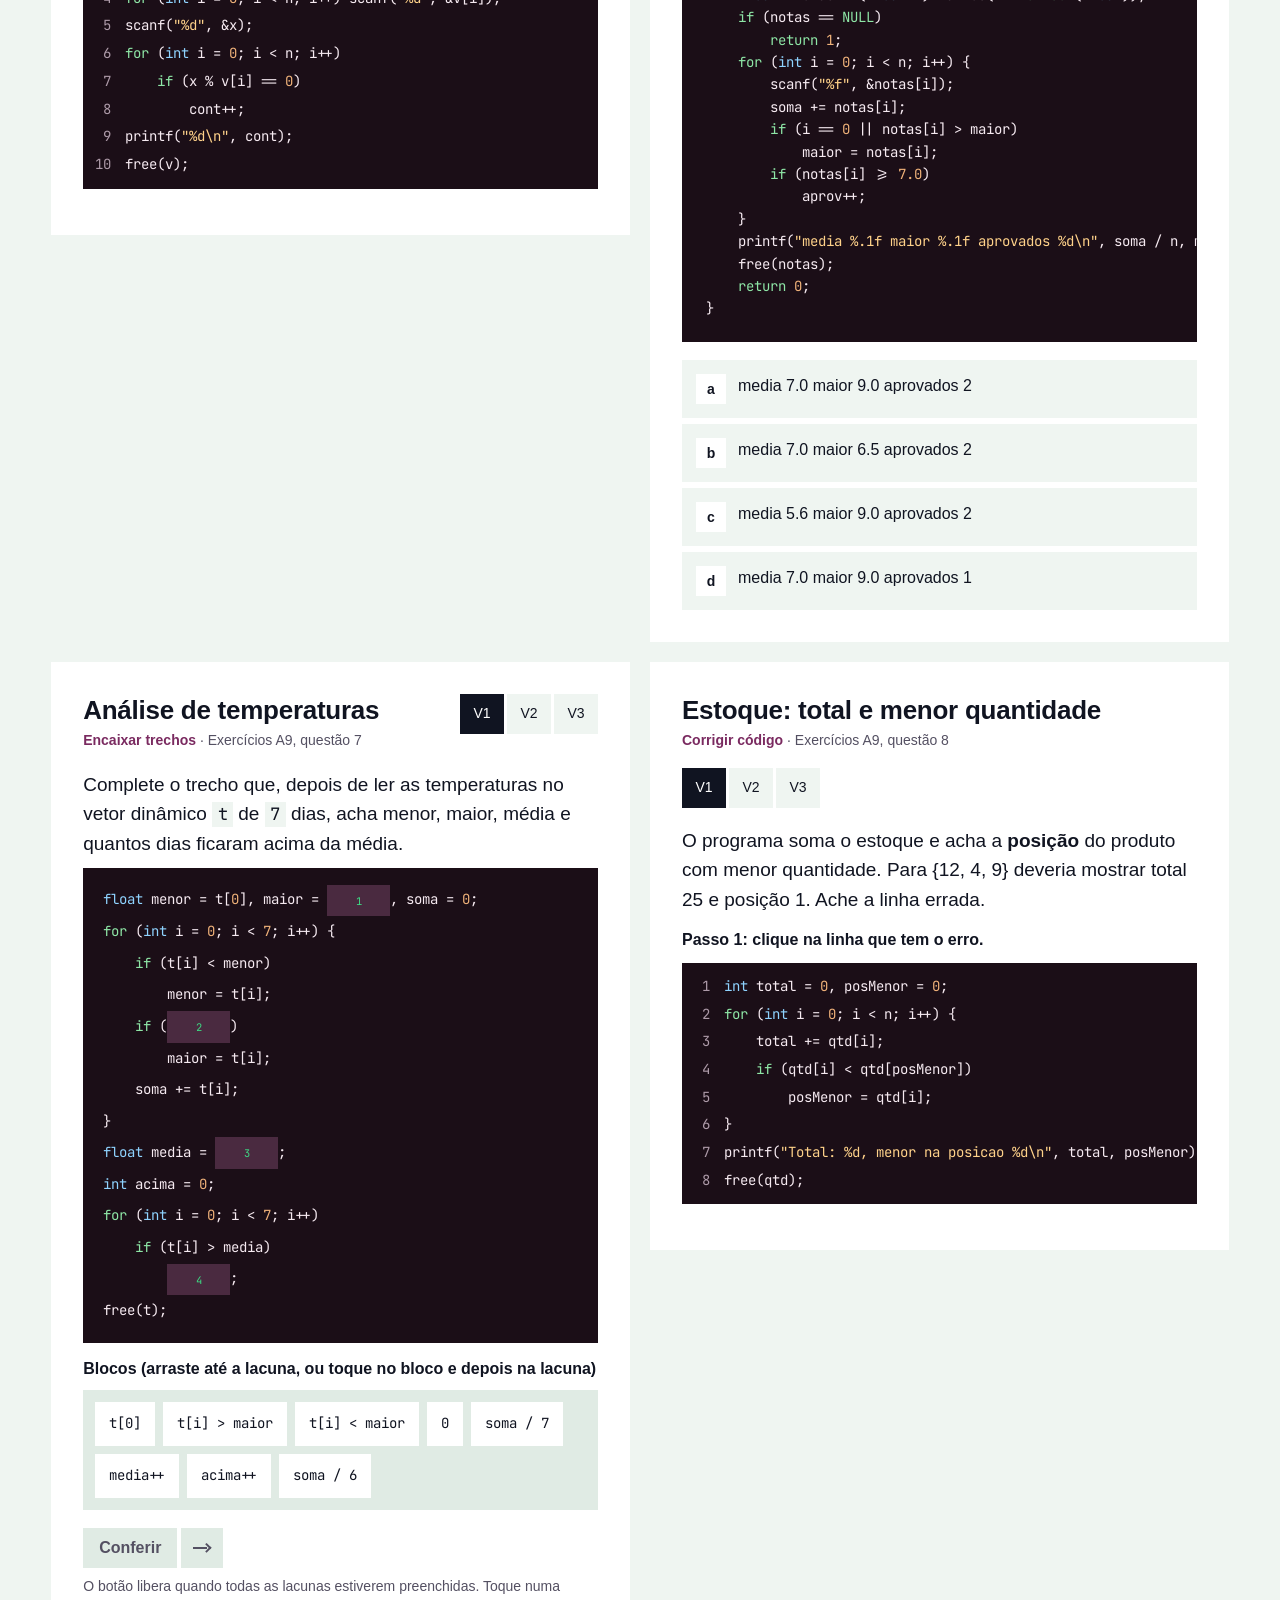
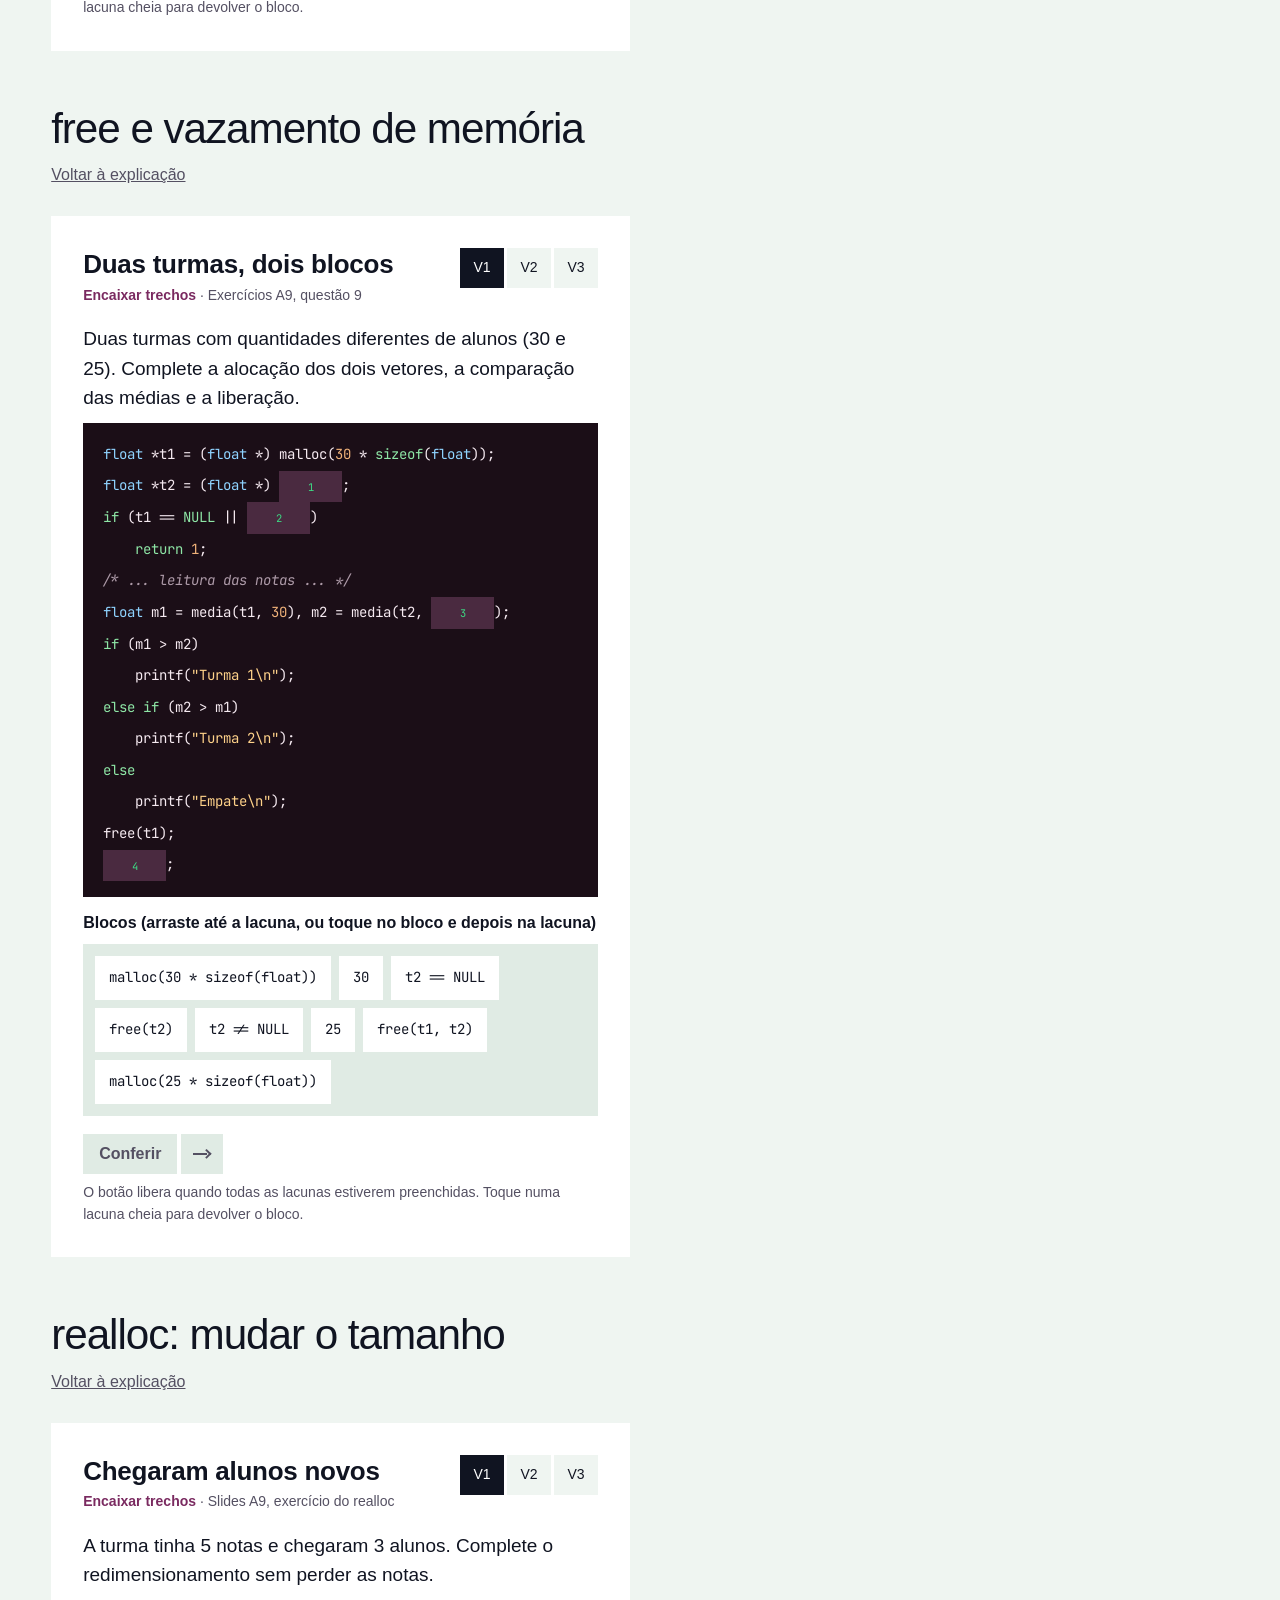
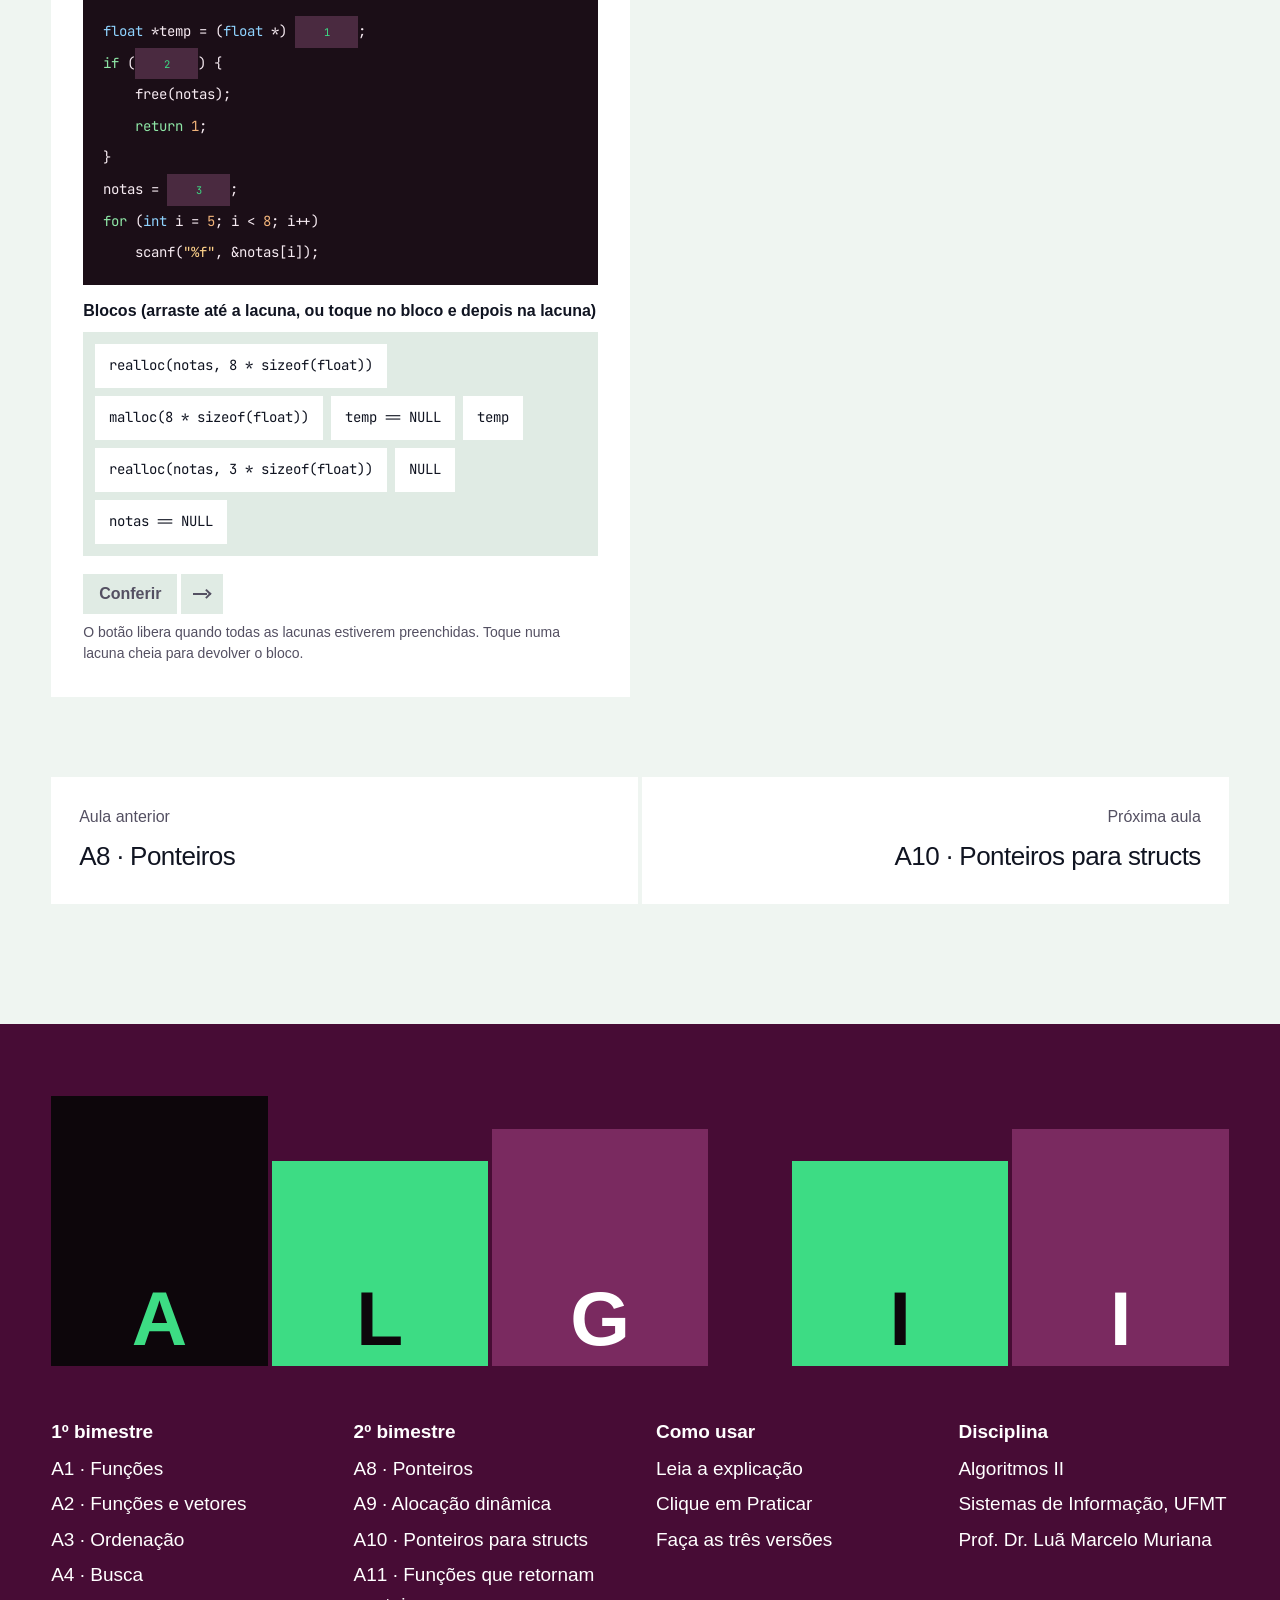
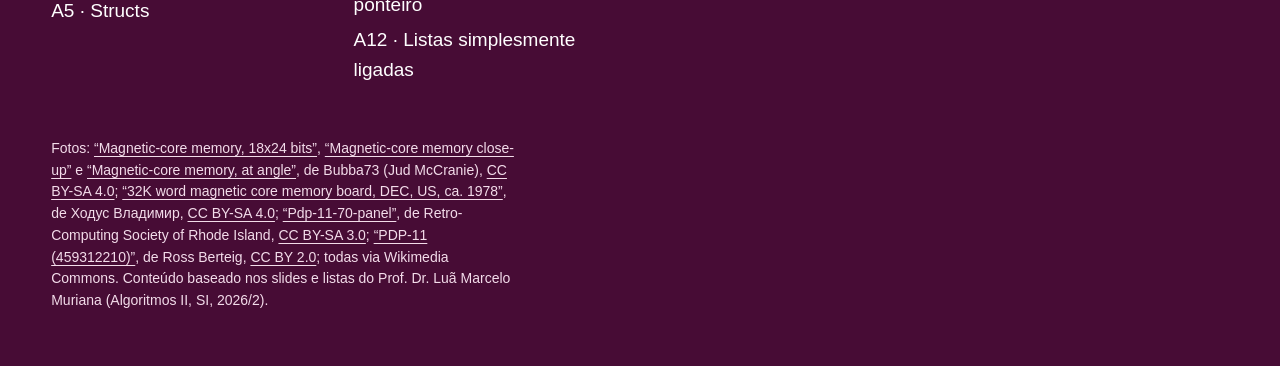
<file: a9.html>
<!doctype html>
<html lang="pt-BR">
<head>
<meta charset="utf-8">
<meta name="viewport" content="width=device-width, initial-scale=1">
<title>A9 · Alocação dinâmica | Algoritmos II</title>
<meta name="description" content="Em vez de chutar o tamanho do vetor na hora de escrever o código, o programa pede a memória que precisa enquanto roda e devolve quando termina.">
<link rel="preconnect" href="https://api.fontshare.com">
<link rel="preconnect" href="https://fonts.googleapis.com">
<link rel="preconnect" href="https://fonts.gstatic.com" crossorigin>
<link href="https://api.fontshare.com/v2/css?f[]=roundo@400,500,600&display=swap" rel="stylesheet">
<link href="https://fonts.googleapis.com/css2?family=JetBrains+Mono:wght@400;600&display=swap" rel="stylesheet">
<link rel="stylesheet" href="css/site.css">
<link rel="icon" href="data:image/svg+xml,%3Csvg xmlns=%22http://www.w3.org/2000/svg%22 viewBox=%220 0 32 32%22%3E%3Crect x=%222%22 y=%228%22 width=%2218%22 height=%2216%22 fill=%22%233ddc84%22/%3E%3Crect x=%2222%22 y=%228%22 width=%228%22 height=%2216%22 fill=%22%23470c35%22/%3E%3C/svg%3E">
</head>
<body data-aula="a9">
<header class="bar"><div class="wrap"><a class="mark" href="index.html"><i aria-hidden="true"></i>Algoritmos II</a><nav aria-label="Principal"><a href="index.html" class="hide-s">Início</a><a href="index.html#bim1">1º<span class="hide-s"> bimestre</span></a><a href="index.html#bim2" aria-current="page">2º<span class="hide-s"> bimestre</span></a></nav></div></header>
<main>
<header class="hero aula"><div class="wrap"><span class="kicker-num">A9 · 2º bimestre</span><h1 class="rv">Alocação dinâmica</h1><p class="lede rv" style="--i:1">Em vez de chutar o tamanho do vetor na hora de escrever o código, o programa pede a memória que precisa enquanto roda e devolve quando termina.</p><a class="btn rv" style="--i:2" href="#exercicios"><span>Ir aos exercícios</span><span><i class="arrow"></i></span></a><p class="meta rv" style="--i:3">11 exercícios desta aula, cada um em 3 versões. Material de origem: slides “A9 - Alocação Dinâmica de Memória” e “Exercícios A9” (9 questões).</p></div><div class="giant" aria-hidden="true"><div class="val shutter"><img src="assets/32k-word-magnetic-core-memory-board-dec.jpg" alt="" width="1400" height="933"></div><div class="ptr"></div></div></header>
<div class="wrap aula-body"><nav class="toc" aria-label="Nesta aula"><h2>Nesta aula</h2><ol><li><a href="#t-estatica">O problema do tamanho fixo</a></li><li><a href="#t-malloc">malloc e sizeof</a></li><li><a href="#t-vetor-dinamico">Um vetor do tamanho certo</a></li><li><a href="#t-free">free e vazamento de memória</a></li><li><a href="#t-realloc">realloc: mudar o tamanho</a></li></ol><a class="btn small alt" href="#exercicios"><span>Exercícios</span><span><i class="arrow"></i></span></a></nav><article class="texto">
<section id="t-estatica">
<h2>O problema do tamanho fixo</h2>
<p>Para guardar alunos, a primeira ideia é um vetor: <code>struct Aluno turma[1000];</code>. Funciona, mas o número 1000 foi escolhido antes de o programa rodar.</p>
<ul>
<li>Se aparecerem 1200 alunos, não cabe. Aumentar para 5.000, depois 20.000, só adia o problema.</li>
<li>Se a turma tiver 30 alunos, os outros 970 espaços ficam reservados à toa: <strong>desperdício de memória</strong>.</li>
</ul>
<p>Isso é <strong>alocação estática</strong>: o compilador reserva o espaço na declaração, ele existe mesmo que nunca seja usado, e o tamanho não muda durante a execução.</p>
<div class="nota"><b>Alocação dinâmica</b>O espaço é pedido <strong>em tempo de execução</strong>, do tamanho que o programa descobriu que precisa. Serve para dados de tamanho variável, para estruturas como listas e árvores e para não desperdiçar memória.</div>
<div class="praticar-row"><a class="btn" href="#p-t-estatica"><span>Praticar</span><span><i class="arrow"></i></span></a><small>1 exercício, 3 versões cada</small></div></section>

<section id="t-malloc">
<h2>malloc e sizeof</h2>
<p><code>malloc</code> (da biblioteca <code>stdlib.h</code>) reserva um bloco de bytes na <strong>heap</strong> e devolve o endereço do primeiro byte. Esse endereço vai para um ponteiro.</p>
<pre><code>#include &lt;stdio.h&gt;
#include &lt;stdlib.h&gt;

int main() {
    int *p;
    p = (int *) malloc(100 * sizeof(int));   /* 100 inteiros: 400 bytes se int tem 4 */
    if (p == NULL) {
        printf("Sem memoria\n");
        return 1;
    }
    /* ... usar p ... */
    free(p);
    return 0;
}</code></pre>
<ul>
<li><code>sizeof(int)</code> dá o tamanho de um <code>int</code> em bytes. Multiplicar pela quantidade dá o total: <code>5 * sizeof(int)</code> reserva espaço para 5 inteiros.</li>
<li><code>(int *)</code> converte o endereço devolvido (um <code>void *</code>) para ponteiro de <code>int</code>.</li>
<li>Se não houver um bloco livre do tamanho pedido, <code>malloc</code> devolve <code>NULL</code>. <strong>Sempre teste</strong> antes de usar, para não ter <em>segmentation fault</em>.</li>
<li>Para texto: <code>char *s = (char *) malloc((n + 1) * sizeof(char));</code> — o <code>+ 1</code> é o espaço do <code>'\0'</code>.</li>
</ul>
<div class="nota alerta"><b>Erros comuns</b><code>malloc(sizeof int)</code> não compila: com um tipo, os parênteses de <code>sizeof</code> são obrigatórios. <code>malloc(n)</code> reserva <em>n bytes</em>, não n inteiros. E esquecer <code>#include &lt;stdlib.h&gt;</code> deixa <code>malloc</code> sem declaração.</div>
<div class="praticar-row"><a class="btn" href="#p-t-malloc"><span>Praticar</span><span><i class="arrow"></i></span></a><small>2 exercícios, 3 versões cada</small></div></section>

<section id="t-vetor-dinamico">
<h2>Um vetor do tamanho certo</h2>
<p><code>malloc</code> reserva um bloco <strong>contíguo</strong>. Como os elementos ficam lado a lado, a aritmética de ponteiros da A8 funciona e o ponteiro pode ser usado com colchetes, como um vetor. A diferença é que o tamanho é decidido durante a execução.</p>
<pre><code>int n;
printf("Quantos numeros? ");
scanf("%d", &amp;n);

int *v = (int *) malloc(n * sizeof(int));
if (v == NULL) return 1;

for (int i = 0; i &lt; n; i++)
    scanf("%d", &amp;v[i]);          /* v[i] é o mesmo que *(v + i) */

for (int i = 0; i &lt; n; i++)
    printf("%d ", v[i]);

free(v);</code></pre>
<div class="mem" data-mem="n=4@0x1000; v->v[0]@0x1008; v[0]=8@0xA000; v[1]=3@0xA004; v[2]=5@0xA008; v[3]=2@0xA00C" data-legenda="n e v ficam na pilha da main; o bloco de 4 ints mora na heap, em endereços seguidos."></div>
<p>O resto é igual a um vetor comum: laços de <code>0</code> a <code>n - 1</code>, somas, médias, maior e menor.</p>
<div class="praticar-row"><a class="btn" href="#p-t-vetor-dinamico"><span>Praticar</span><span><i class="arrow"></i></span></a><small>6 exercícios, 3 versões cada</small></div></section>

<section id="t-free">
<h2>free e vazamento de memória</h2>
<p>Memória pedida com <code>malloc</code> fica ocupada até alguém devolver. Quem devolve é <code>free(ponteiro)</code>.</p>
<p>Esquecer o <code>free</code> causa um <strong>memory leak</strong>: o programa não usa mais aquele bloco, mas o sistema continua vendo-o como ocupado. Pense num empréstimo: você pede um pedaço de memória, usa e esquece de devolver.</p>
<ul>
<li>Passe para <code>free</code> o mesmo ponteiro que veio do <code>malloc</code>: <code>free(p)</code>, não <code>free(*p)</code> nem <code>free(&amp;p)</code>.</li>
<li>Libere uma vez só, e depois não use mais o bloco.</li>
<li>Dois vetores alocados pedem dois <code>free</code>.</li>
</ul>
<div class="praticar-row"><a class="btn" href="#p-t-free"><span>Praticar</span><span><i class="arrow"></i></span></a><small>1 exercício, 3 versões cada</small></div></section>

<section id="t-realloc">
<h2>realloc: mudar o tamanho</h2>
<p>A turma tinha 5 alunos e chegaram mais 3. O bloco de 5 notas precisa virar um bloco de 8 sem perder as 5 que já estão lá. Para isso existe <code>realloc</code>:</p>
<pre><code>float *notas = (float *) malloc(5 * sizeof(float));
/* ... cinco notas lidas ... */
float *temp = (float *) realloc(notas, 8 * sizeof(float));
if (temp == NULL) {
    /* falhou: notas continua válido, com o conteúdo intacto */
    free(notas);
    return 1;
}
notas = temp;     /* agora cabem 8; as 5 primeiras foram preservadas */</code></pre>
<ul>
<li><strong>Aumentar:</strong> se houver espaço logo depois do bloco, ele cresce no lugar. Senão, <code>realloc</code> aloca outro bloco, copia o conteúdo, libera o antigo e devolve o endereço novo.</li>
<li><strong>Diminuir:</strong> o bloco encolhe; o conteúdo até o novo tamanho é mantido.</li>
<li><strong>Falha:</strong> devolve <code>NULL</code> e <em>não</em> libera o bloco original. Por isso o resultado vai para um ponteiro temporário: <code>notas = realloc(notas, ...)</code> perderia o único endereço do bloco se desse NULL.</li>
</ul>
<div class="praticar-row"><a class="btn" href="#p-t-realloc"><span>Praticar</span><span><i class="arrow"></i></span></a><small>1 exercício, 3 versões cada</small></div></section>
</article></div>
<section class="exercicios" id="exercicios"><div class="wrap"><h2>Exercícios</h2><div class="ex-intro"><p>Todas as questões das listas do professor desta aula, convertidas para marcar, corrigir ou encaixar. Cada uma tem três versões com dados diferentes: faça a V1, confira, e repita o raciocínio na V2 e na V3.</p><div class="placar" aria-live="polite"><div><b data-k="ok">0</b><span>versões certas</span></div><div><b data-k="err">0</b><span>para revisar</span></div><div><b data-k="tot">0</b><span>versões no total</span></div><button type="button" class="zerar">Zerar progresso desta aula</button></div></div><div class="ex-group" id="p-t-estatica" data-topic="t-estatica"><h3>O problema do tamanho fixo</h3><a class="back" href="#t-estatica">Voltar à explicação</a><div class="ex-list"></div></div><div class="ex-group" id="p-t-malloc" data-topic="t-malloc"><h3>malloc e sizeof</h3><a class="back" href="#t-malloc">Voltar à explicação</a><div class="ex-list"></div></div><div class="ex-group" id="p-t-vetor-dinamico" data-topic="t-vetor-dinamico"><h3>Um vetor do tamanho certo</h3><a class="back" href="#t-vetor-dinamico">Voltar à explicação</a><div class="ex-list"></div></div><div class="ex-group" id="p-t-free" data-topic="t-free"><h3>free e vazamento de memória</h3><a class="back" href="#t-free">Voltar à explicação</a><div class="ex-list"></div></div><div class="ex-group" id="p-t-realloc" data-topic="t-realloc"><h3>realloc: mudar o tamanho</h3><a class="back" href="#t-realloc">Voltar à explicação</a><div class="ex-list"></div></div><nav class="vizinhas" aria-label="Outras aulas"><a href="a8.html"><span>Aula anterior</span><b>A8 · Ponteiros</b></a><a class="prox" href="a10.html"><span>Próxima aula</span><b>A10 · Ponteiros para structs</b></a></nav></div></section>
</main>
<footer class="foot"><div class="wrap"><div class="blocks" aria-hidden="true"><span>A</span><span>L</span><span>G</span><span class="sp"></span><span>I</span><span>I</span></div><div class="cols"><div><h2>1º bimestre</h2><ul><li><a href="a1.html">A1 · Funções</a></li><li><a href="a2.html">A2 · Funções e vetores</a></li><li><a href="a3.html">A3 · Ordenação</a></li><li><a href="a4.html">A4 · Busca</a></li><li><a href="a5.html">A5 · Structs</a></li></ul></div><div><h2>2º bimestre</h2><ul><li><a href="a8.html">A8 · Ponteiros</a></li><li><a href="a9.html">A9 · Alocação dinâmica</a></li><li><a href="a10.html">A10 · Ponteiros para structs</a></li><li><a href="a11.html">A11 · Funções que retornam ponteiro</a></li><li><a href="a12.html">A12 · Listas simplesmente ligadas</a></li></ul></div><div><h2>Como usar</h2><ul><li>Leia a explicação</li><li>Clique em Praticar</li><li>Faça as três versões</li></ul></div><div><h2>Disciplina</h2><ul><li>Algoritmos II</li><li>Sistemas de Informação, UFMT</li><li>Prof. Dr. Luã Marcelo Muriana</li></ul></div></div><p class="credits">Fotos: <a href="https://commons.wikimedia.org/w/index.php?curid=39746473">“Magnetic-core memory, 18x24 bits”</a>, <a href="https://commons.wikimedia.org/w/index.php?curid=39746489">“Magnetic-core memory close-up”</a> e <a href="https://commons.wikimedia.org/w/index.php?curid=39772980">“Magnetic-core memory, at angle”</a>, de Bubba73 (Jud McCranie), <a href="https://creativecommons.org/licenses/by-sa/4.0/">CC BY-SA 4.0</a>; <a href="https://commons.wikimedia.org/w/index.php?curid=142438693">“32K word magnetic core memory board, DEC, US, ca. 1978”</a>, de Ходус Владимир, <a href="https://creativecommons.org/licenses/by-sa/4.0/">CC BY-SA 4.0</a>; <a href="https://commons.wikimedia.org/w/index.php?curid=4656367">“Pdp-11-70-panel”</a>, de Retro-Computing Society of Rhode Island, <a href="https://creativecommons.org/licenses/by-sa/3.0/">CC BY-SA 3.0</a>; <a href="https://commons.wikimedia.org/w/index.php?curid=3299932">“PDP-11 (459312210)”</a>, de Ross Berteig, <a href="https://creativecommons.org/licenses/by/2.0/">CC BY 2.0</a>; todas via Wikimedia Commons. Conteúdo baseado nos slides e listas do Prof. Dr. Luã Marcelo Muriana (Algoritmos II, SI, 2026/2).</p></div></footer>
<script src="js/site.js"></script>
<script src="data/a9.js"></script>
<script src="js/quiz.js"></script>
</body>
</html>
</file>
<file: css/site.css>
/* Algoritmos II · caderno de estudo
   Direção: "One motif" — o nó de memória (valor | ponteiro) é a única forma do sistema.
   Ver DESIGN.md. Cantos retos em tudo; nada de sombras, gradientes ou linhas finas. */

:root {
  --ground: #ffffff;
  --ink: #101421;
  --muted: #545062;
  --surface: #eff5f1;
  --surface-2: #e0ebe4;
  --plum: #470c35;
  --plum-2: #5e1848;
  --plum-3: #7a2a60;
  --plum-4: #a14d86;
  --night: #0d060b;
  --night-2: #1b0e17;
  --night-ink: #ffffff;
  --night-muted: #c9bcc5;
  --pink: #3ddc84;
  --pink-ink: #0d060b;
  --pink-soft: #dcf7e8;
  --ok: #0b7650;
  --ok-soft: #dcf3e8;
  --err: #b8202b;
  --err-soft: #fbe2e3;
  --code-ink: #f6eaf1;
  --code-kw: #8ee6a6;
  --code-ty: #8fd3ff;
  --code-str: #ffd28a;
  --code-num: #f0b27a;
  --code-com: #ad9aa8;

  --font: "Roundo", ui-rounded, "Segoe UI", "Helvetica Neue", Arial, system-ui, sans-serif;
  --mono: "JetBrains Mono", Consolas, "Cascadia Mono", "Courier New", monospace;

  --step-small: 0.875rem;
  --step-body: clamp(1.0625rem, 1rem + 0.25vw, 1.1875rem);
  --step-lead: clamp(1.25rem, 1.1rem + 0.7vw, 1.625rem);
  --step-h2: clamp(1.75rem, 1.2rem + 1.8vw, 2.75rem);
  --step-head: clamp(2rem, 1.3rem + 3.2vw, 4rem);
  --step-display: clamp(3.25rem, 1.2rem + 5vw, 5.75rem);

  --margin: clamp(16px, 4vw, 56px);
  --max: 1360px;
  --gap-section: clamp(96px, 12vw, 200px);
  --cell-gap: 4px;

  --ease-out: cubic-bezier(.16, 1, .3, 1);
  --t-hover: 180ms;
  --t-ui: 400ms;
}

*, *::before, *::after { box-sizing: border-box; }
html { -webkit-text-size-adjust: 100%; scroll-behavior: smooth; scroll-padding-top: 84px; }
body {
  margin: 0;
  background: var(--ground);
  color: var(--ink);
  font-family: var(--font);
  font-size: var(--step-body);
  line-height: 1.55;
  font-weight: 400;
  overflow-x: hidden;
}
img { display: block; max-width: 100%; height: auto; }
a { color: inherit; }
p { margin: 0 0 1em; }
h1, h2, h3, h4 { margin: 0; font-weight: 500; letter-spacing: -0.025em; line-height: 1.05; }
::selection { background: var(--pink); color: var(--pink-ink); }
:focus-visible { outline: 3px solid var(--pink); outline-offset: 3px; }
button { font: inherit; color: inherit; }
.wrap { width: 100%; max-width: var(--max); margin-inline: auto; padding-inline: var(--margin); }
.sr { position: absolute; width: 1px; height: 1px; overflow: hidden; clip: rect(0 0 0 0); white-space: nowrap; }

/* ---------- Barra de navegação ---------- */
.bar { position: sticky; top: 0; z-index: 30; background: var(--night); color: var(--night-ink); }
.bar .wrap { display: flex; align-items: center; justify-content: space-between; gap: 16px; min-height: 64px; }
.mark { white-space: nowrap; display: inline-flex; align-items: center; gap: 12px; text-decoration: none; font-weight: 600; font-size: var(--step-lead); letter-spacing: -0.02em; }
.mark i { display: inline-flex; gap: 3px; }
.mark i::before, .mark i::after { content: ""; display: block; height: 22px; background: var(--pink); }
.mark i::before { width: 22px; }
.mark i::after { width: 11px; background: var(--ground); }
.bar nav { display: flex; gap: clamp(12px, 2.4vw, 32px); }
.bar nav a { text-decoration: none; font-size: 1rem; padding: 8px 0; color: var(--night-muted); transition: color var(--t-hover); }
.bar nav a:hover, .bar nav a[aria-current] { color: var(--night-ink); }
.bar nav a[aria-current] { box-shadow: inset 0 -3px 0 var(--pink); }
@media (max-width: 640px) { .bar nav .hide-s { display: none; } .bar nav a { white-space: nowrap; } }

/* ---------- O motivo: nó (valor | ponteiro) ---------- */
.btn {
  display: inline-flex; align-items: stretch;
  text-decoration: none; border: 0; padding: 0; cursor: pointer; background: var(--pink); color: var(--pink-ink);
  font-weight: 600; font-size: 1rem; line-height: 1;
}
.btn > span { padding: 18px 22px; display: inline-flex; align-items: center; transition: transform var(--t-ui) var(--ease-out), background var(--t-hover); }
.btn > span + span { padding-inline: 16px; border-left: var(--cell-gap) solid var(--gapc, var(--ground)); }
.btn:hover > span + span { transform: translateX(4px); }
.btn:active > span { transform: translateY(1px); }
.btn.alt { background: var(--ink); color: var(--ground); }
.btn.on-night.alt { background: var(--ground); color: var(--night); }
.btn.small > span { padding: 12px 16px; font-size: 1rem; }
.btn.small > span + span { padding-inline: 12px; }
.btn[disabled] { cursor: not-allowed; }
.btn[disabled] { background: var(--surface-2); color: var(--muted); }

.arrow { display: inline-block; width: 1.1em; height: 0.7em; position: relative; }
.arrow::before { content: ""; position: absolute; left: 0; right: 0.25em; top: 50%; height: 2px; margin-top: -1px; background: currentColor; }
.arrow::after { content: ""; position: absolute; right: 0; top: 50%; width: 0.45em; height: 0.45em; border-top: 2px solid currentColor; border-right: 2px solid currentColor; transform: translate(-1px, -50%) rotate(45deg); }

/* ---------- Herói ---------- */
.hero { --gapc: var(--night); position: relative; background: var(--night); color: var(--night-ink); overflow: hidden; min-height: min(88svh, 860px); display: flex; align-items: center; }
.hero .wrap { position: relative; z-index: 2; padding-block: 96px; }
.hero h1 { font-size: var(--step-display); max-width: 9.5em; letter-spacing: -0.03em; line-height: 0.98; }
.hero .lede { font-size: var(--step-lead); line-height: 1.4; max-width: 30ch; margin: 36px 0 40px; color: var(--night-ink); }
.hero .meta { margin-top: 40px; color: var(--night-muted); font-size: 1rem; max-width: 44ch; }
.giant { position: absolute; z-index: 1; display: flex; gap: 14px; top: 50%; left: 56%; height: 112vh; max-height: 1100px; transform: translateY(-50%); }
.giant .val { width: min(64vh, 640px); background: var(--plum); overflow: hidden; }
.giant .val img { width: 100%; height: 100%; object-fit: cover; transform: scale(1.06); animation: drift 24s var(--ease-out) infinite alternate; }
.giant .ptr { width: min(34vh, 340px); background: var(--pink); position: relative; }
.giant .ptr::before { content: ""; position: absolute; left: 50%; top: 50%; width: 46px; height: 46px; margin: -23px 0 0 -23px; border-radius: 50%; background: var(--night); }
.giant .ptr::after { content: ""; position: absolute; left: 50%; top: 50%; width: 60vw; height: 10px; margin-top: -5px; background: var(--night); }
@keyframes drift { to { transform: scale(1.14) translate(-2%, 1%); } }
@media (max-width: 860px) {
  .hero { min-height: auto; align-items: flex-start; padding-bottom: 62vw; }
  .hero .wrap { padding-block: 56px 32px; }
  .hero h1 { font-size: clamp(2.6rem, 11.5vw, 4rem); }
  .giant { top: auto; bottom: -18vw; left: 8vw; height: 74vw; transform: none; gap: 8px; }
  .giant .val { width: 58vw; }
  .giant .ptr { width: 30vw; }
  .giant .ptr::before { width: 28px; height: 28px; margin: -14px 0 0 -14px; }
}

/* Herói das aulas: mais baixo, a forma menor */
.hero.aula { min-height: min(66svh, 640px); }
.hero.aula h1 { max-width: 8.5em; }
.hero.aula .giant { left: 62%; height: 92vh; }
.hero.aula .giant .val { width: min(52vh, 520px); }
.hero.aula .giant .ptr { width: min(28vh, 280px); }
.hero .kicker-num { font-size: var(--step-lead); color: var(--pink); font-weight: 600; margin-bottom: 20px; display: block; }
@media (max-width: 860px) { .hero.aula { padding-bottom: 58vw; } .hero.aula .giant { left: 10vw; height: 66vw; } }

/* ---------- Seções da página inicial ---------- */
.statement { padding-block: var(--gap-section) calc(var(--gap-section) * .7); }
.statement p { font-size: var(--step-h2); line-height: 1.25; font-weight: 500; letter-spacing: -0.015em; max-width: 30em; margin: 0; }
.thumb { display: inline-flex; gap: 2px; height: 0.85em; vertical-align: -0.08em; margin-inline: 0.12em; }
.thumb img { height: 100%; width: 1.25em; object-fit: cover; }
.thumb::after { content: ""; width: 0.45em; background: var(--pink); }
.statement h2 { font-size: var(--step-head); margin-bottom: 32px; }

.bimestre { padding-bottom: calc(var(--gap-section) * .6); }
.bim-head { display: flex; justify-content: space-between; align-items: baseline; gap: 16px; padding-top: 72px; margin-bottom: 40px; }
.bim-head h2 { font-size: var(--step-h2); }
.bim-head span { font-size: 1rem; color: var(--muted); }
.aulas { list-style: none; margin: 0; padding: 0; display: grid; grid-template-columns: 1fr 1fr; gap: 40px 64px; }
.aulas a { display: grid; grid-template-columns: 76px 1fr; gap: 20px; text-decoration: none; align-items: start; }
.aulas .bullet { display: flex; gap: 3px; height: 64px; }
.aulas .bullet b { flex: 1; background: var(--plum); color: var(--ground); display: flex; align-items: center; justify-content: center; font-size: var(--step-lead); font-weight: 600; transition: background var(--t-hover); }
.aulas .bullet::after { content: ""; width: 18px; background: var(--pink); transition: transform var(--t-ui) var(--ease-out); }
.aulas a:hover .bullet b { background: var(--ink); }
.aulas a:hover .bullet::after { transform: translateX(4px); }
.aulas .row { display: flex; justify-content: space-between; gap: 12px; align-items: baseline; }
.aulas h3 { font-size: var(--step-lead); font-weight: 600; letter-spacing: -0.01em; line-height: 1.25; }
.aulas .count { font-size: 1rem; color: var(--muted); white-space: nowrap; font-variant-numeric: tabular-nums; }
.aulas p { color: var(--ink); font-size: 1rem; margin: 6px 0 0; max-width: 46ch; line-height: 1.5; }
.aulas .prog { display: block; height: 6px; margin-top: 12px; background: var(--surface-2); max-width: 46ch; }
.aulas .prog i { display: block; height: 100%; width: 0; background: var(--ok); transition: width 600ms var(--ease-out); }
@media (max-width: 760px) { .aulas { grid-template-columns: 1fr; gap: 32px; } .aulas a { grid-template-columns: 56px 1fr; gap: 16px; } .aulas .bullet { height: 52px; } }

/* Acordeão de formatos */
.formatos { padding-block: var(--gap-section); }
.formatos .intro { display: grid; grid-template-columns: 5fr 6fr; gap: 48px; margin-bottom: 64px; align-items: end; }
.formatos h2 { font-size: var(--step-head); }
.formatos .intro p { margin: 0; font-size: var(--step-body); max-width: 46ch; }
.acc { display: flex; height: 520px; gap: 0; }
.acc .panel { position: relative; flex: 1 1 0; min-width: 0; overflow: hidden; color: var(--ground); transition: flex-grow 450ms var(--ease-out); cursor: pointer; border: 0; text-align: left; padding: 0; }
.acc .panel[aria-expanded="true"] { flex-grow: 5.2; cursor: default; }
.acc .panel:nth-child(1) { background: var(--night-2); }
.acc .panel:nth-child(2) { background: var(--plum); }
.acc .panel:nth-child(3) { background: var(--plum-2); }
.acc .panel:nth-child(4) { background: var(--plum-3); }
.acc .panel:nth-child(5) { background: var(--plum-4); }
.acc .sliver { position: absolute; left: 22px; bottom: 24px; transform-origin: left bottom; transform: rotate(-90deg) translate(0, 100%); white-space: nowrap; font-size: var(--step-lead); font-weight: 600; transition: opacity 200ms; }
.acc .panel[aria-expanded="true"] .sliver { opacity: 0; }
.acc .open { position: absolute; inset: 0; padding: 36px; display: flex; flex-direction: column; justify-content: space-between; opacity: 0; transition: opacity 300ms 150ms; width: min(100%, 760px); }
.acc .panel[aria-expanded="true"] .open { opacity: 1; }
.acc .open h3 { font-size: var(--step-h2); }
.acc .open p { max-width: 36ch; font-size: var(--step-body); margin: 0; }
.acc .open .demo { font-family: var(--mono); font-size: 1rem; display: flex; flex-wrap: wrap; gap: 8px; }
.acc .open .demo span { padding: 8px 12px; background: rgba(255,255,255,.14); }
.acc .open .demo span.hit { background: var(--pink); color: var(--pink-ink); }
@media (max-width: 860px) {
  .formatos .intro { grid-template-columns: 1fr; gap: 20px; }
  .acc { flex-direction: column; height: auto; }
  .acc .panel { flex: none; min-height: 64px; }
  .acc .sliver { position: static; transform: none; display: block; padding: 20px 16px; font-size: var(--step-body); }
  .acc .panel[aria-expanded="true"] .sliver { display: none; }
  .acc .open { position: static; display: none; padding: 24px 16px; gap: 24px; opacity: 1; }
  .acc .panel[aria-expanded="true"] .open { display: flex; }
}

/* Vitrine: foto quadrada + exercício vivo */
.vitrine { --gapc: var(--surface); background: var(--surface); }
.vitrine .wrap { display: grid; grid-template-columns: 1fr 1fr; gap: 40px; min-height: 88svh; padding-block: 72px; align-items: center; }
.plate { display: flex; gap: 10px; aspect-ratio: 1 / 1; max-height: 78svh; }
.plate .val { flex: 1; overflow: hidden; background: var(--plum); }
.plate .val img { width: 100%; height: 100%; object-fit: cover; }
.plate .ptr { width: 22%; background: var(--pink); position: relative; }
.plate .ptr::before { content: ""; position: absolute; left: 50%; top: 50%; width: 24px; height: 24px; margin: -12px; border-radius: 50%; background: var(--night); }
.vitrine h2 { font-size: var(--step-h2); margin-bottom: 20px; }
.vitrine .col > p { max-width: 40ch; }
@media (max-width: 860px) { .vitrine .wrap { grid-template-columns: 1fr; min-height: 0; } .plate { max-height: none; } }

/* ---------- Rodapé ---------- */
.foot { background: var(--plum); color: var(--ground); padding-block: 72px 40px; margin-top: 0; }
.blocks { display: flex; gap: 4px; align-items: flex-end; height: 30svh; min-height: 160px; max-height: 300px; margin-bottom: 56px; }
.blocks span { flex: 1; display: flex; align-items: flex-end; justify-content: center; background: var(--night); color: var(--pink); font-weight: 600; font-size: clamp(1.75rem, 6vw, 6rem); line-height: 1; padding-bottom: 0.12em; }
.blocks span:nth-child(3n+1) { height: 100%; }
.blocks span:nth-child(3n+2) { height: 76%; background: var(--pink); color: var(--night); }
.blocks span:nth-child(3n) { height: 88%; background: var(--plum-3); color: var(--ground); }
.blocks span.sp { flex: 0.35; background: transparent; }
.foot .cols { display: grid; grid-template-columns: repeat(4, 1fr); gap: 32px; }
.foot h2 { font-size: var(--step-body); font-weight: 600; letter-spacing: 0; margin-bottom: 12px; }
.foot ul { list-style: none; margin: 0; padding: 0; }
.foot li { margin-bottom: 6px; }
.foot a { text-decoration: none; }
.foot a:hover { text-decoration: underline; text-underline-offset: 4px; }
.foot .credits { font-size: var(--step-small); margin-top: 48px; max-width: 75ch; color: #f3dcea; }
.foot .credits a { text-decoration: underline; text-underline-offset: 3px; }
@media (max-width: 760px) { .foot .cols { grid-template-columns: 1fr 1fr; } .blocks { height: 22svh; min-height: 120px; } }

/* ---------- Página de aula ---------- */
.aula-body { display: grid; grid-template-columns: minmax(0, 1fr) 280px; gap: clamp(32px, 6vw, 96px); padding-block: 96px 0; align-items: start; }
.toc { position: sticky; top: 96px; order: 2; font-size: 1rem; }
.toc h2 { font-size: var(--step-body); font-weight: 600; letter-spacing: 0; margin-bottom: 14px; }
.toc ol { list-style: none; padding: 0; margin: 0 0 24px; }
.toc li { margin: 0; }
.toc ol a { display: flex; gap: 10px; padding: 7px 0; text-decoration: none; color: var(--muted); line-height: 1.3; transition: color var(--t-hover); }
.toc ol a::before { content: ""; flex: none; width: 10px; height: 10px; margin-top: 0.3em; background: var(--surface-2); transition: background var(--t-hover); }
.toc ol a:hover, .toc ol a.here { color: var(--ink); }
.toc ol a.here::before { background: var(--pink); }
.texto { max-width: 62ch; order: 1; min-width: 0; }
.texto > section { padding-bottom: 104px; }
.texto h2 { font-size: var(--step-h2); margin-bottom: 28px; max-width: 18em; }
.texto h3 { font-size: var(--step-lead); font-weight: 600; letter-spacing: -0.01em; margin: 40px 0 14px; line-height: 1.25; }
.texto ul, .texto ol { padding-left: 1.25em; margin: 0 0 1.2em; }
.texto li { margin-bottom: 0.45em; }
.texto li::marker { color: var(--plum-3); }
.texto strong { font-weight: 600; }
.texto code, .ex code, .toc code { font-family: var(--mono); font-size: 0.9em; background: var(--surface); padding: 0.08em 0.32em; }
.nota { background: var(--surface); padding: 22px 24px; margin: 28px 0; }
.nota > :last-child { margin-bottom: 0; }
.nota.alerta { background: var(--err-soft); }
.nota b:first-child { display: block; margin-bottom: 4px; }
.praticar-row { display: flex; align-items: center; gap: 20px; flex-wrap: wrap; margin-top: 36px; }
.praticar-row small { font-size: 1rem; color: var(--muted); }
@media (max-width: 980px) {
  .aula-body { grid-template-columns: 1fr; padding-top: 48px; }
  .toc { position: static; order: 0; background: var(--surface); padding: 20px; }
  .toc ol { columns: 2; column-gap: 24px; }
}
@media (max-width: 520px) { .toc ol { columns: 1; } }

/* Código */
pre { margin: 24px 0; background: var(--night-2); color: var(--code-ink); padding: 22px 24px; overflow-x: auto; font-family: var(--mono); font-size: var(--step-small); line-height: 1.6; tab-size: 4; }
pre code { font-family: inherit; background: none; padding: 0; font-size: inherit; }
.tk-kw { color: var(--code-kw); }
.tk-ty { color: var(--code-ty); }
.tk-str { color: var(--code-str); }
.tk-num { color: var(--code-num); }
.tk-com { color: var(--code-com); font-style: italic; }
.tk-pp { color: var(--code-kw); }
pre.saida { margin: -18px 0 24px; background: var(--night); color: var(--code-num); padding: 14px 24px; font-family: var(--mono); font-size: var(--step-small); white-space: pre-wrap; }
pre.saida::before { content: "saída  "; color: var(--code-com); }

/* Tabelas reais */
.tabela { width: 100%; border-collapse: collapse; margin: 24px 0; font-size: 1rem; }
.tabela th, .tabela td { text-align: left; padding: 10px 12px; vertical-align: top; }
.tabela th { background: var(--plum); color: var(--ground); font-weight: 600; }
.tabela tr:nth-child(even) td { background: var(--surface); }
.scroll-x { overflow-x: auto; }

/* ---------- Diagramas de memória ---------- */
.mem { position: relative; margin: 28px 0; padding: 20px 20px 78px; background: var(--surface); overflow-x: auto; }
.mem .cells { display: flex; gap: 18px; align-items: flex-end; position: relative; z-index: 1; width: max-content; }
.cell { display: flex; flex-direction: column; align-items: center; min-width: 76px; }
.cell .nm { font-family: var(--mono); font-size: var(--step-small); font-weight: 600; margin-bottom: 6px; }
.cell .bx { min-width: 76px; padding: 14px 12px; background: var(--ground); font-family: var(--mono); font-size: 1rem; text-align: center; }
.cell.ptr .bx { background: var(--plum); color: var(--ground); }
.cell.hl .bx { background: var(--pink); color: var(--pink-ink); }
.cell .ad { font-family: var(--mono); font-size: var(--step-small); color: var(--muted); margin-top: 6px; }
.mem svg.wires { position: absolute; left: 0; top: 0; pointer-events: none; z-index: 2; overflow: visible; }
.mem .legenda { position: absolute; left: 20px; bottom: 14px; font-size: var(--step-small); color: var(--muted); }
.lst { display: flex; align-items: center; gap: 0; width: max-content; position: relative; z-index: 1; }
.lst .head { font-family: var(--mono); font-weight: 600; font-size: var(--step-small); margin-right: 12px; display: flex; align-items: center; gap: 8px; }
.lst .head b { display: inline-block; width: 30px; height: 30px; background: var(--plum); position: relative; }
.lst .head b::after, .lst .no .pp::after { content: ""; position: absolute; left: 50%; top: 50%; width: 10px; height: 10px; margin: -5px; border-radius: 50%; background: var(--pink); }
.lst .no { display: flex; gap: 3px; }
.lst .no .vv { min-width: 54px; padding: 12px 10px; background: var(--ground); font-family: var(--mono); text-align: center; }
.lst .no.hl .vv { background: var(--pink); }
.lst .no .pp { width: 30px; background: var(--plum); position: relative; }
.lst .lk { width: 38px; height: 2px; background: var(--plum); position: relative; margin: 0 4px 0 0; }
.lst .lk::after { content: ""; position: absolute; right: -2px; top: -5px; border-left: 8px solid var(--plum); border-top: 6px solid transparent; border-bottom: 6px solid transparent; }
.lst .null { font-family: var(--mono); font-size: var(--step-small); color: var(--muted); margin-left: 6px; }
.lst-wrap { margin: 28px 0; padding: 26px 20px; background: var(--surface); overflow-x: auto; }
.lst-wrap .lst + .lst { margin-top: 18px; }
.lst-wrap .cap { font-size: var(--step-small); color: var(--muted); margin: 14px 0 0; }

/* Vetor em memória */
.vet { display: flex; gap: 3px; width: max-content; }
.vet div { display: flex; flex-direction: column; align-items: center; }
.vet b { min-width: 52px; padding: 12px 8px; background: var(--ground); font-family: var(--mono); font-weight: 400; text-align: center; }
.vet b.hl { background: var(--pink); }
.vet b.ok { background: var(--plum); color: var(--ground); }
.vet small { font-family: var(--mono); font-size: var(--step-small); color: var(--muted); margin-top: 6px; }
.passos { margin: 28px 0; padding: 22px 20px; background: var(--surface); overflow-x: auto; }
.passos .p { display: grid; grid-template-columns: 9.5em max-content; gap: 16px; align-items: center; margin-bottom: 12px; }
.passos .p:last-child { margin-bottom: 0; }
.passos .p span { font-size: var(--step-small); }

/* ---------- Exercícios ---------- */
.exercicios { --gapc: var(--surface); background: var(--surface); padding-block: var(--gap-section) 120px; margin-top: 40px; }
.exercicios > .wrap > h2 { font-size: var(--step-display); margin-bottom: 28px; }
.ex-intro { display: grid; grid-template-columns: 1.2fr 1fr; gap: 48px; margin-bottom: 72px; align-items: end; }
.ex-intro p { margin: 0; max-width: 46ch; font-size: var(--step-body); }
.placar { display: flex; gap: 4px; flex-wrap: wrap; }
.placar div { background: var(--ground); padding: 16px 18px; min-width: 120px; }
.placar b { display: block; font-size: var(--step-lead); font-weight: 500; letter-spacing: -0.02em; font-variant-numeric: tabular-nums; }
.placar span { font-size: var(--step-small); color: var(--muted); }
.placar .zerar { background: none; border: 0; padding: 0 0 0 12px; color: var(--muted); text-decoration: underline; cursor: pointer; font-size: var(--step-small); align-self: center; }
.ex-group { padding-top: 56px; }
.ex-group > h3 { font-size: var(--step-h2); margin-bottom: 8px; }
.ex-group > .back { display: inline-block; margin-bottom: 28px; font-size: 1rem; color: var(--muted); }
.ex-list { align-items: start; display: grid; grid-template-columns: repeat(auto-fill, minmax(min(100%, 560px), 1fr)); gap: 20px; }
.ex { --gapc: var(--ground); background: var(--ground); padding: clamp(20px, 3vw, 32px); display: flex; flex-direction: column; min-width: 0; scroll-margin-top: 90px; }
.ex.wide { grid-column: 1 / -1; }
.ex-top { display: flex; justify-content: space-between; gap: 16px; align-items: flex-start; margin-bottom: 18px; flex-wrap: wrap; }
.ex-top h4 { font-size: var(--step-lead); font-weight: 600; letter-spacing: -0.01em; line-height: 1.25; }
.ex-top .ref { display: block; font-size: var(--step-small); color: var(--muted); margin-top: 4px; }
.ex-top .tipo { font-weight: 600; color: var(--plum-3); }
.vers { display: flex; gap: 3px; flex: none; }
.vers button { border: 0; background: var(--surface); padding: 9px 13px; cursor: pointer; font-size: var(--step-small); position: relative; transition: background var(--t-hover); min-width: 44px; min-height: 40px; }
.vers button:hover { background: var(--surface-2); }
.vers button[aria-pressed="true"] { background: var(--ink); color: var(--ground); }
.vers button.feito::after { content: ""; position: absolute; right: 4px; top: 4px; width: 7px; height: 7px; border-radius: 50%; background: var(--ok); }
.vers button.errou::after { content: ""; position: absolute; right: 4px; top: 4px; width: 7px; height: 7px; border-radius: 50%; background: var(--err); }
.ex-q { margin-bottom: 4px; max-width: 70ch; }
.fb { max-width: 75ch; }
.ex-q p:last-child { margin-bottom: 0.6em; }
.ex pre { margin: 14px 0 18px; font-size: var(--step-small); }
.ex .mem, .ex .lst-wrap, .ex .passos { margin: 14px 0; background: var(--surface); }

.opts { list-style: none; margin: 8px 0 0; padding: 0; display: grid; gap: 6px; }
.opt { width: 100%; text-align: left; border: 0; background: var(--surface); padding: 14px 16px 14px 14px; cursor: pointer; display: grid; grid-template-columns: 30px 1fr; gap: 12px; align-items: start; transition: background var(--t-hover), transform var(--t-hover); font-size: 1rem; line-height: 1.45; }
.opt:hover:not([disabled]) { background: var(--surface-2); }
.opt:active:not([disabled]) { transform: translateY(1px); }
.opt .lt { width: 30px; height: 30px; display: inline-flex; align-items: center; justify-content: center; background: var(--ground); font-weight: 600; font-size: var(--step-small); }
.opt code { background: rgba(255,255,255,.7); }
.opt[disabled] { cursor: default; }
.opt.certa { background: var(--ok-soft); }
.opt.certa .lt { background: var(--ok); color: #fff; }
.opt.errada { background: var(--err-soft); }
.opt.errada .lt { background: var(--err); color: #fff; }
.opt .why { display: block; margin-top: 6px; font-size: var(--step-small); color: var(--ink); }

.fb { margin-top: 16px; padding: 16px 18px; font-size: 1rem; display: none; }
.fb.show { display: block; animation: rise 360ms var(--ease-out); }
.fb.ok { background: var(--ok-soft); }
.fb.err { background: var(--err-soft); }
.fb b:first-child { display: block; margin-bottom: 4px; }
.fb p:last-child { margin-bottom: 0; }
.fb ul { margin: 6px 0 0; padding-left: 1.2em; }
.ex-actions { display: flex; gap: 12px; align-items: center; margin-top: 18px; flex-wrap: wrap; }
.linkbtn { border: 0; background: none; padding: 8px 0; text-decoration: underline; text-underline-offset: 4px; cursor: pointer; color: var(--muted); font-size: 1rem; }
.linkbtn:hover { color: var(--ink); }
.passo { font-size: 1rem; font-weight: 600; margin: 14px 0 8px; }

/* Corrigir código: linhas clicáveis */
.code-lines { background: var(--night-2); color: var(--code-ink); font-family: var(--mono); font-size: var(--step-small); line-height: 1.55; padding: 10px 0; overflow-x: auto; margin: 10px 0 6px; }
.code-lines button { display: grid; grid-template-columns: 3em max-content; width: 100%; min-width: max-content; text-align: left; border: 0; background: none; color: inherit; font: inherit; padding: 3px 16px 3px 0; cursor: pointer; white-space: pre; transition: background var(--t-hover); }
.code-lines button .n { color: var(--code-com); text-align: right; padding-right: 1em; user-select: none; }
.code-lines button:hover:not([disabled]) { background: rgba(61,220,132,.16); }
.code-lines button.marcada { background: rgba(61,220,132,.32); }
.code-lines button.errada { background: rgba(184,32,43,.5); }
.code-lines button.achou { background: rgba(11,118,80,.55); }
.code-lines button[disabled] { cursor: default; }

/* Arrastar trechos */
.drag-code { background: var(--night-2); color: var(--code-ink); font-family: var(--mono); font-size: var(--step-small); line-height: 2.25; padding: 16px 20px; overflow-x: auto; white-space: pre; margin: 10px 0 14px; }
.slot { display: inline-block; min-width: 4.5em; min-height: 1.75em; line-height: 1.5; vertical-align: middle; padding: 0 8px; border: 0; background: #4a2a40; color: var(--code-ink); font: inherit; cursor: pointer; text-align: center; transition: background var(--t-hover); }
.slot:hover, .slot.alvo { background: rgba(61,220,132,.28); }
.slot.cheio { background: var(--ground); color: var(--ink); }
.slot.ok { background: var(--ok); color: #fff; }
.slot.no { background: var(--err); color: #fff; }
.slot .idx { font-size: 0.75em; color: var(--pink); }
.banco-tit { font-size: 1rem; font-weight: 600; margin: 4px 0 8px; }
.banco { display: flex; flex-wrap: wrap; gap: 8px; min-height: 52px; padding: 12px; background: var(--surface-2); }
.chip { border: 0; background: var(--ground); color: var(--ink); font-family: var(--mono); font-size: var(--step-small); padding: 10px 14px; cursor: grab; touch-action: none; user-select: none; -webkit-user-select: none; transition: background var(--t-hover), transform var(--t-hover); min-height: 44px; }
.chip:hover { background: var(--pink-soft); }
.chip.sel { background: var(--pink); color: var(--pink-ink); }
.chip.usado { visibility: hidden; }
.chip.ghost { position: fixed; z-index: 100; pointer-events: none; background: var(--pink); color: var(--pink-ink); transform: rotate(-2deg); }
.dica { font-size: var(--step-small); color: var(--muted); margin: 8px 0 0; }

/* Navegação entre aulas */
.vizinhas { display: grid; grid-template-columns: 1fr 1fr; gap: 4px; margin-top: 80px; }
.vizinhas a { background: var(--ground); padding: 28px; text-decoration: none; display: flex; flex-direction: column; gap: 6px; transition: background var(--t-hover); }
.vizinhas a:hover { background: var(--pink-soft); }
.vizinhas a span { font-size: 1rem; color: var(--muted); }
.vizinhas a b { font-size: var(--step-lead); font-weight: 500; letter-spacing: -0.02em; }
.vizinhas a.prox { text-align: right; align-items: flex-end; }
@media (max-width: 640px) { .vizinhas { grid-template-columns: 1fr; } .ex-intro { grid-template-columns: 1fr; gap: 24px; } }

/* ---------- Movimento ---------- */
@keyframes rise { from { opacity: 0; transform: translateY(14px); } }
.js .rv { opacity: 0; transform: translateY(24px); transition: opacity 700ms var(--ease-out), transform 700ms var(--ease-out); transition-delay: calc(var(--i, 0) * 75ms); }
.js .rv.in { opacity: 1; transform: none; }
.js .shutter { clip-path: inset(0 0 0 100%); transition: clip-path 1100ms var(--ease-out); }
.js .shutter.in { clip-path: inset(0 0 0 0); }
.js .shutter img { transform: scale(1.12); transition: transform 1400ms var(--ease-out); }
.js .shutter.in img { transform: scale(1); }
@media (prefers-reduced-motion: reduce) {
  html { scroll-behavior: auto; }
  .js .rv, .js .shutter, .js .shutter img { opacity: 1; transform: none; clip-path: none; transition: none; }
  .giant .val img { animation: none; }
  *, *::before, *::after { transition-duration: 1ms !important; animation-duration: 1ms !important; }
}
@media print {
  .bar, .giant, .toc, .foot .blocks, .vers, .ex-actions { display: none; }
  .hero { background: none; color: var(--ink); min-height: 0; padding: 0; }
}

/* código dentro de blocos e diagramas não herda o fundo do código em linha */
.texto pre code, .ex pre code, pre code { background: none; padding: 0; font-size: inherit; }
.mem code, .lst code, .vet code, .passos code, .chip code, .slot code, .demo code { background: none; padding: 0; font-size: inherit; color: inherit; }
pre.drag-code, pre.code-lines { margin: 10px 0 14px; }
.figura { margin: 32px 0; }
.figura .moldura { display: flex; gap: 8px; }
.figura .moldura .val { flex: 1; overflow: hidden; background: var(--plum); aspect-ratio: 16 / 9; }
.figura .moldura .val img { width: 100%; height: 100%; object-fit: cover; transition: transform 1200ms var(--ease-out); }
.figura:hover .moldura .val img { transform: scale(1.04); }
.figura .moldura .ptr { width: 14%; background: var(--pink); position: relative; }
.figura .moldura .ptr::before { content: ""; position: absolute; left: 50%; top: 50%; width: 18px; height: 18px; margin: -9px; border-radius: 50%; background: var(--night); }
.figura figcaption { font-size: var(--step-small); color: var(--muted); margin-top: 10px; max-width: 70ch; }
@media (max-width: 600px) {
  .mem .cells { gap: 8px; }
  .cell, .cell .bx { min-width: 54px; }
  .cell .bx { padding: 10px 6px; font-size: var(--step-small); }
  .lst .no .vv { min-width: 40px; padding: 10px 6px; }
  .lst .lk { width: 22px; }
  .lst .no .pp { width: 20px; }
  .vet b { min-width: 38px; padding: 10px 4px; }
}

/* ---- ajustes da página inicial (rodada 2) ---- */
.statement p { font-size: clamp(1.375rem, 1rem + 0.9vw, 1.875rem); max-width: 26em; }
.aulas .bullet img { flex: 1; width: 100%; height: 100%; min-width: 0; object-fit: cover; background: var(--plum); transition: transform var(--t-ui) var(--ease-out); }
.aulas a:hover .bullet img { transform: scale(1.06); }
.aulas .bullet { overflow: hidden; }
@media (max-width: 900px) { .aulas { grid-template-columns: 1fr; gap: 32px; } }
@media (min-width: 861px) { .acc .open { width: 600px; } }
.acc .panel[aria-expanded="false"] .open { visibility: hidden; }
.statement { display: grid; grid-template-columns: 1.1fr 1fr; gap: clamp(32px, 5vw, 80px); align-items: center; }
.statement .figura { margin: 0; }
@media (max-width: 860px) { .statement { grid-template-columns: 1fr; } }
.banda { margin: 0 0 40px; background: var(--night); }
.banda img { width: 100%; height: clamp(220px, 34vw, 520px); object-fit: cover; }
.banda figcaption { color: var(--night-ink); font-size: var(--step-small); padding-block: 16px 20px; max-width: var(--max); }
.foot .credits { max-width: 60ch; }
.texto table.tabela { display: block; overflow-x: auto; }
</file>
